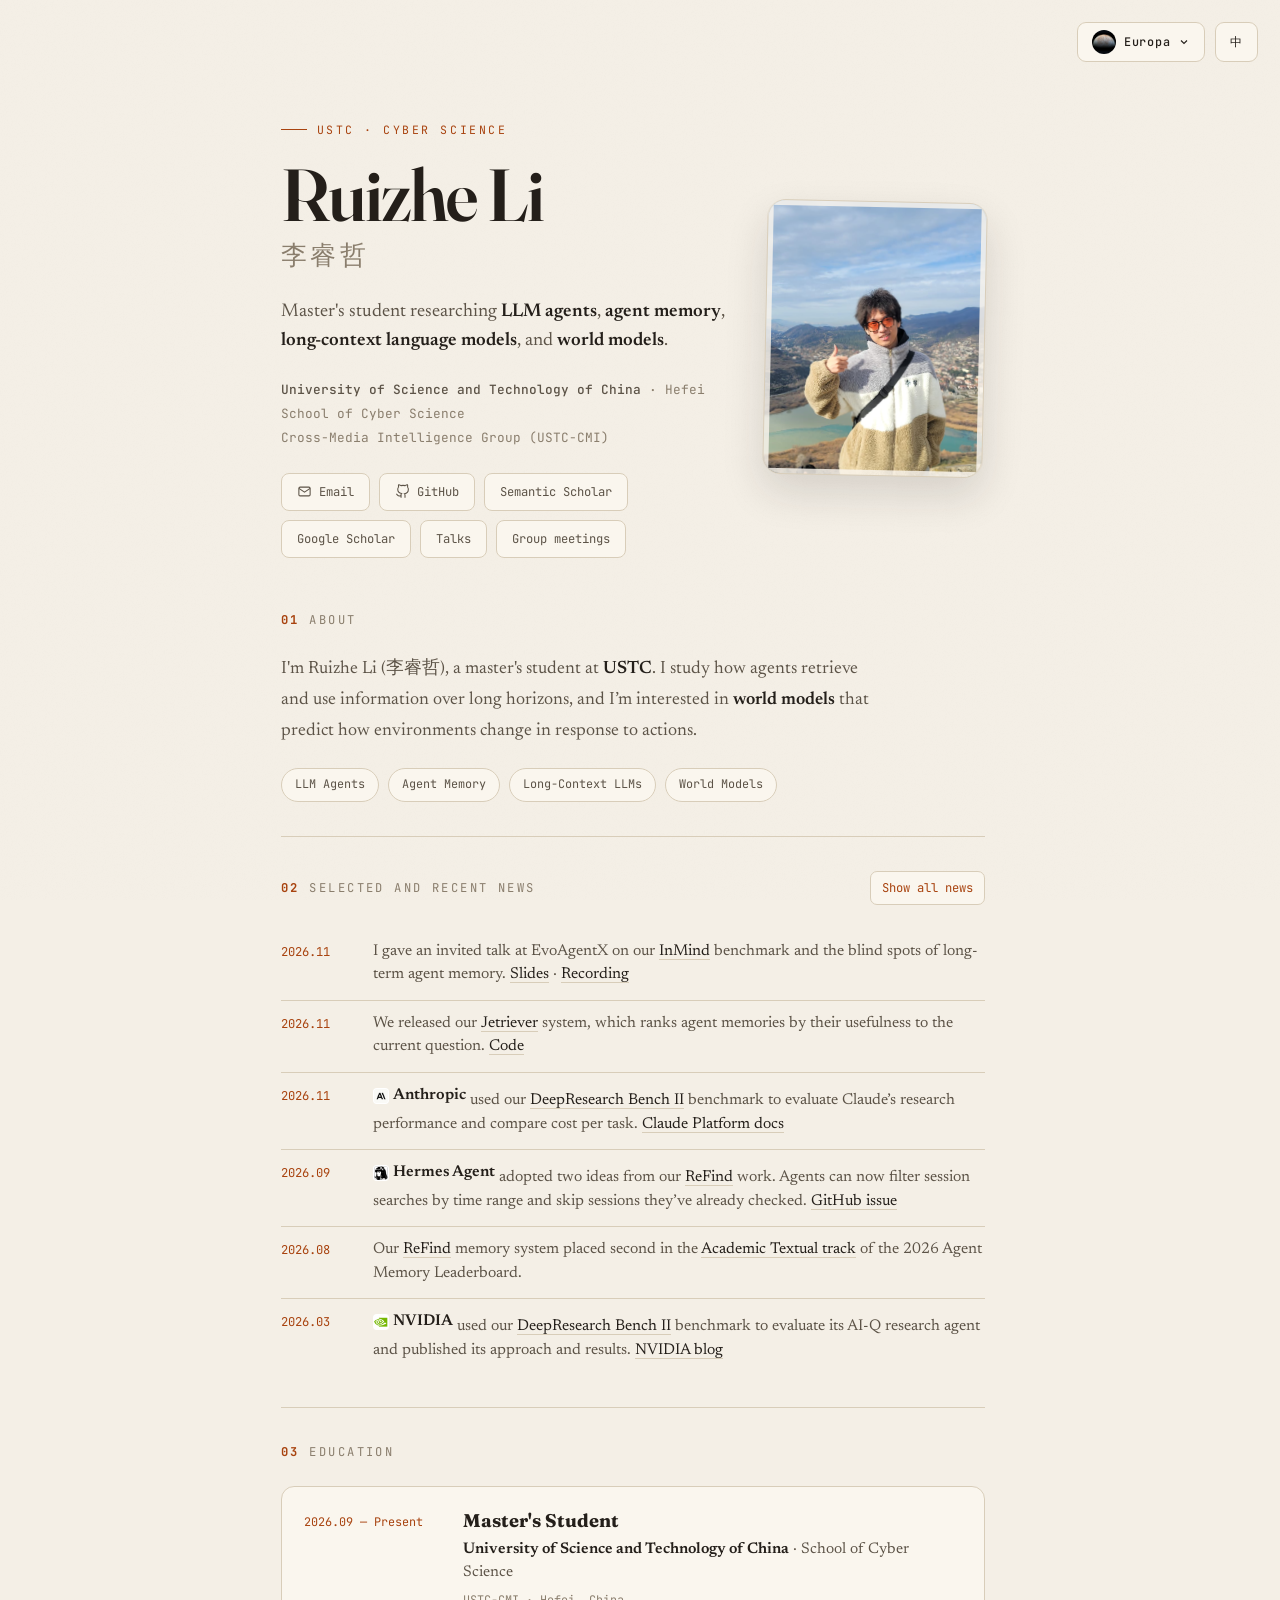
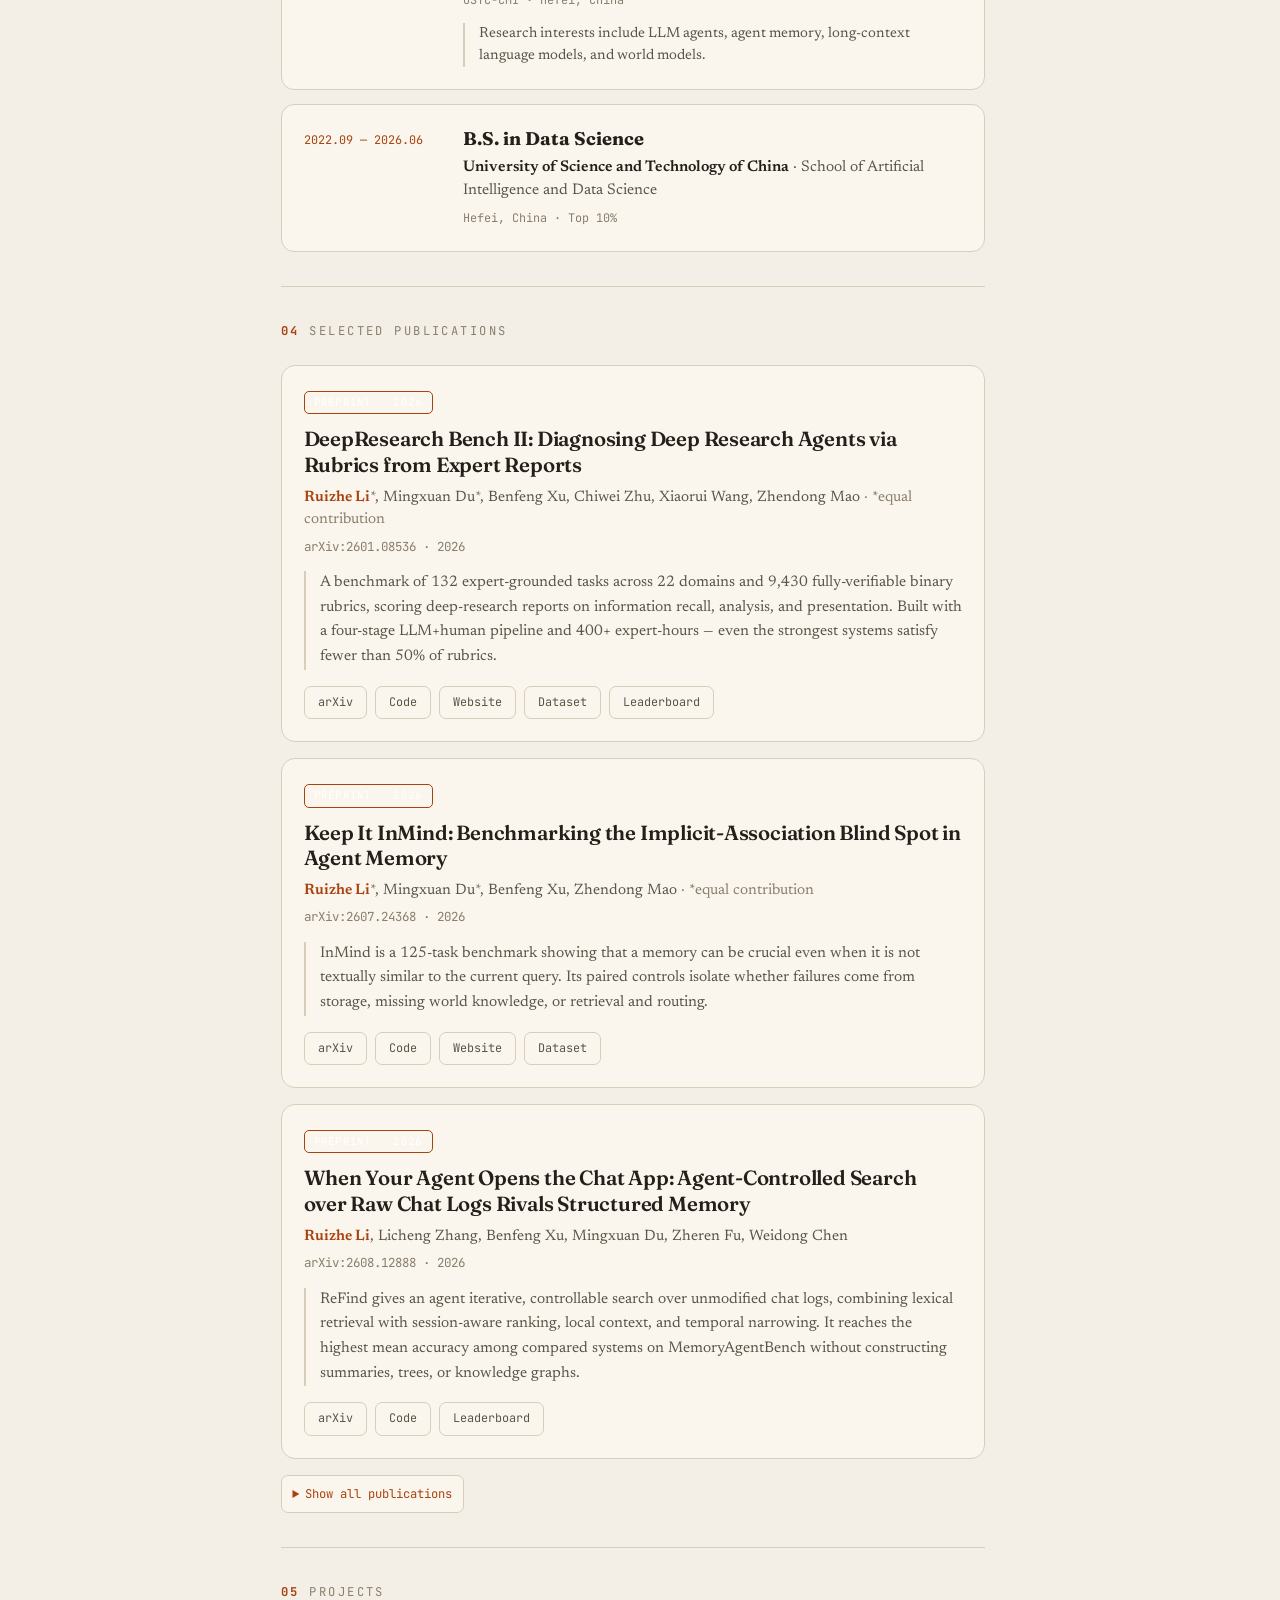
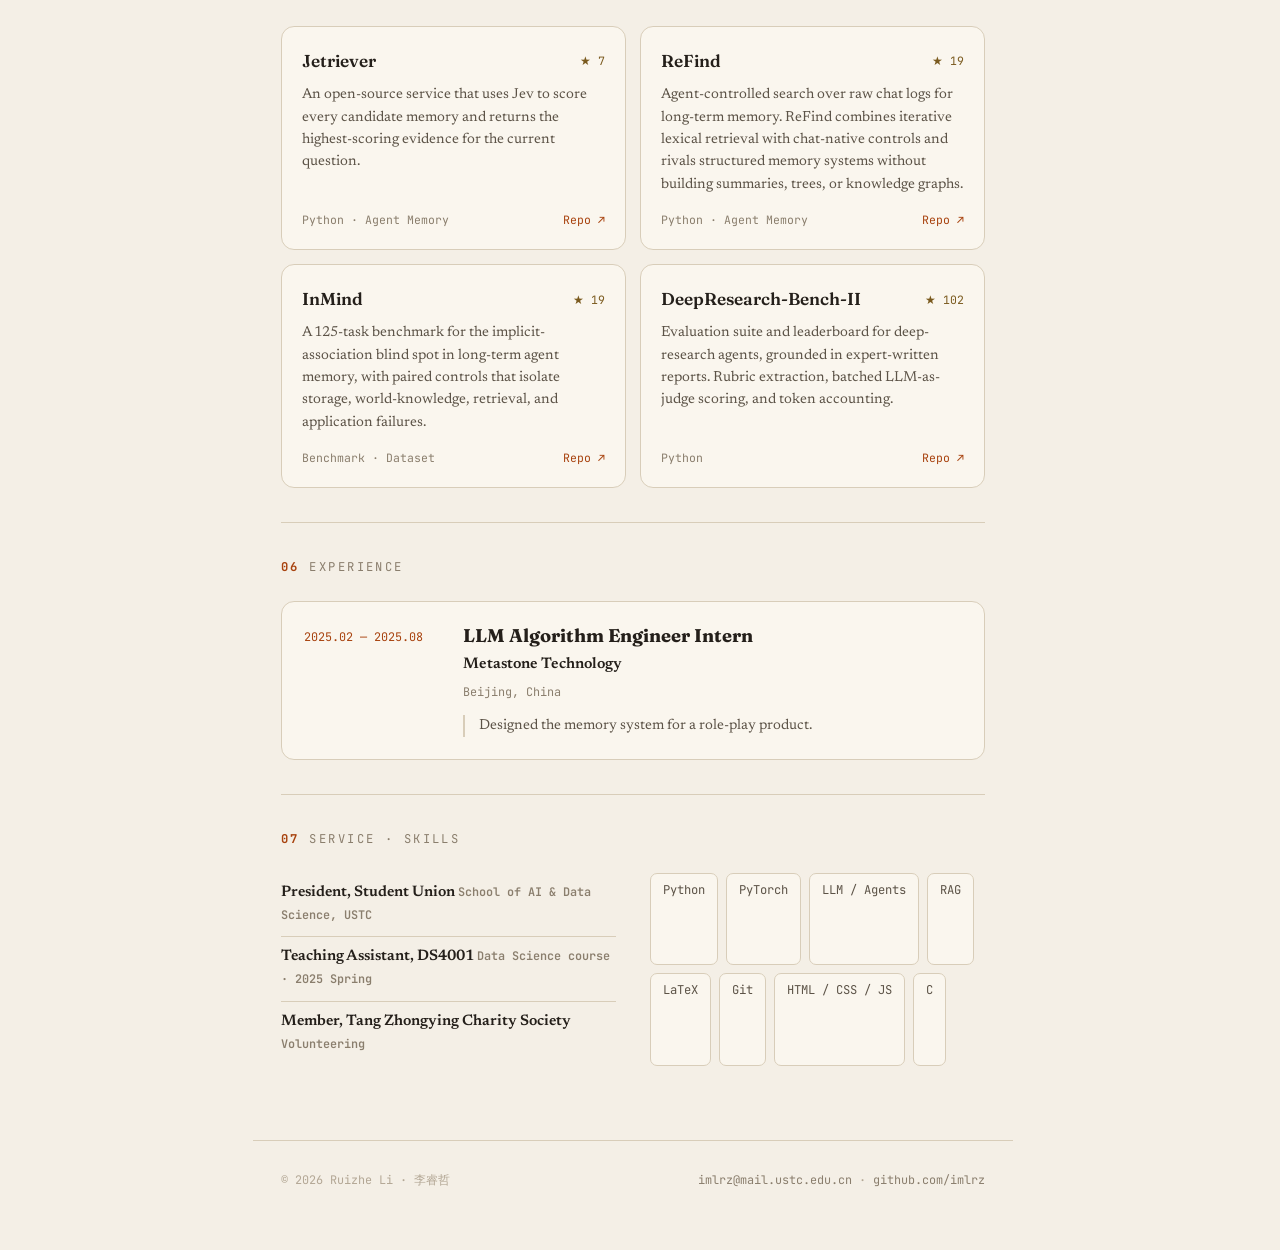
<file: index.html>
<!DOCTYPE html>
<html lang="en" data-theme="editorial" data-lang="en">
<head>
<meta charset="UTF-8">
<meta name="viewport" content="width=device-width, initial-scale=1.0">
<meta name="theme-color" content="#f4efe6" id="meta-theme">
<meta name="description" content="Ruizhe Li (李睿哲) is a master's student at USTC researching LLM agents, agent memory, long-context language models, and world models.">
<title>Ruizhe Li (李睿哲)</title>
<script src="assets/site.js"></script>

<link rel="preconnect" href="https://fonts.googleapis.com">
<link rel="preconnect" href="https://fonts.gstatic.com" crossorigin>
<link href="https://fonts.googleapis.com/css2?family=Fraunces:opsz,wght@9..144,400;9..144,500;9..144,600;9..144,700&family=Newsreader:ital,opsz,wght@0,6..72,400;0,6..72,500;1,6..72,400&family=JetBrains+Mono:wght@400;500;700&family=Bricolage+Grotesque:opsz,wght@12..96,500;12..96,600;12..96,700;12..96,800&family=Source+Serif+4:ital,opsz,wght@0,8..60,400;0,8..60,500;0,8..60,600;1,8..60,400&family=Cormorant+Garamond:ital,wght@0,400;0,500;0,600;1,400&display=swap" rel="stylesheet">

<link rel="stylesheet" href="assets/site.css">
</head>
<body>

<!-- ── page ── -->
<div class="page">
  <header class="masthead reveal">
    <div class="masthead-copy">
      <div class="eyebrow" data-i18n="eyebrow">USTC · Cyber Science</div>
      <h1 class="name">Ruizhe Li</h1>
      <div class="name-cn">李睿哲</div>
      <p class="tagline" data-i18n="tagline">Master's student researching <b>LLM agents</b>, <b>agent memory</b>, <b>long-context language models</b>, and <b>world models</b>.</p>
      <div class="affil" data-i18n="affil">
        <b>University of Science and Technology of China</b> · Hefei<br>
        School of Cyber Science<br>
        Cross-Media Intelligence Group (USTC-CMI)
      </div>
      <div class="links">
        <a class="link" href="mailto:imlrz@mail.ustc.edu.cn">
          <svg viewBox="0 0 24 24"><rect x="3" y="5" width="18" height="14" rx="2"/><path d="m3 7 9 6 9-6"/></svg>Email</a>
        <a class="link" href="https://github.com/imlrz" target="_blank" rel="noopener">
          <svg viewBox="0 0 24 24"><path d="M9 19c-5 1.5-5-2.5-7-3m14 6v-3.9a3.4 3.4 0 0 0-.9-2.6c3-.3 6.2-1.5 6.2-6.7A5.2 5.2 0 0 0 20 4.8a4.9 4.9 0 0 0-.1-3.6s-1.1-.4-3.7 1.4a12.6 12.6 0 0 0-6.6 0C7 .8 5.9 1.2 5.9 1.2A4.9 4.9 0 0 0 5.8 4.8 5.2 5.2 0 0 0 4.4 8.4c0 5.2 3.2 6.4 6.2 6.7a3.4 3.4 0 0 0-.9 2.6V22"/></svg>GitHub</a>
        <a class="link" href="https://www.semanticscholar.org/author/Ruizhe-Li/2357123777" target="_blank" rel="noopener">Semantic Scholar</a>
        <a class="link" href="https://scholar.google.com/citations?user=DbNRB9IAAAAJ&hl=en" target="_blank" rel="noopener">Google Scholar</a>
        <a class="link" href="/talk/" data-i18n="navTalks">Talks</a>
        <a class="link" href="/group-meeting/" data-i18n="navMeetings">Group meetings</a>
      </div>
    </div>
    <figure class="portrait">
      <img src="assets/ruizhe-li.jpg" alt="Ruizhe Li in the mountains" width="1200" height="1600" fetchpriority="high">
    </figure>
  </header>

  <main class="body">
    <!-- ABOUT -->
    <section class="section reveal" id="about">
      <div class="section-title"><span class="idx">01</span><span data-i18n="aboutT">About</span></div>
      <p class="lede" data-i18n="aboutBody">I'm Ruizhe Li (李睿哲), a master's student at <b>USTC</b>. I study how agents retrieve and use information over long horizons, and I’m interested in <b>world models</b> that predict how environments change in response to actions.</p>
      <div class="chips">
        <span class="chip" data-i18n="i1">LLM Agents</span>
        <span class="chip" data-i18n="i2">Agent Memory</span>
        <span class="chip" data-i18n="i3">Long-Context LLMs</span>
        <span class="chip" data-i18n="i4">World Models</span>
      </div>
    </section>

    <!-- NEWS -->
    <section class="section reveal" id="news">
      <div class="news-heading">
        <div class="section-title"><span class="idx">02</span><span data-i18n="newsT">Selected and Recent News</span></div>
        <button class="news-toggle" id="news-toggle" type="button" aria-controls="news-list" aria-expanded="false" hidden>
          <span class="when-closed" data-i18n="newsShowAll">Show all news</span>
          <span class="when-open" data-i18n="newsShowLess">Show less news</span>
        </button>
      </div>
      <!-- Keep entries newest first. Mark featured entries with data-selected. -->
      <ul class="news" id="news-list">
        <li><span class="date">2026.11</span><span data-i18n="nEvoTalk">I gave an invited talk at EvoAgentX on our <a href="#pub-inmind">InMind</a> benchmark and the blind spots of long-term agent memory. <a href="/talk/261118/">Slides</a> · <a href="https://www.bilibili.com/video/BV1CjsB6GEuc/" target="_blank" rel="noopener">Recording</a></span></li>
        <li><span class="date">2026.11</span><span data-i18n="nJetriever">We released our <a href="#pub-jetriever">Jetriever</a> system, which ranks agent memories by their usefulness to the current question. <a href="https://github.com/imlrz/Jetriever" target="_blank" rel="noopener">Code</a></span></li>
        <li data-selected>
          <span class="date">2026.11</span>
          <span>
            <span class="news-brand"><img class="news-logo" src="assets/news/anthropic.png" alt="" width="16" height="16">Anthropic</span>
            <span data-i18n="nAnthropic">used our <a href="#pub-deepresearch-bench-ii">DeepResearch Bench II</a> benchmark to evaluate Claude’s research performance and compare cost per task.</span>
            <a href="https://platform.claude.com/docs/en/about-claude/models/optimizing-for-cost-and-intelligence#tune-effort" target="_blank" rel="noopener" data-i18n="nClaudeDocs">Claude Platform docs</a>
          </span>
        </li>
        <li><span class="date">2026.10</span><span data-i18n="nDrbLeaderboard">Our <a href="#pub-deepresearch-bench-ii">DeepResearch Bench II</a> benchmark now uses GPT-5.5 to score new submissions to its <a href="https://huggingface.co/spaces/muset-ai/DeepResearch-Bench-Leaderboard" target="_blank" rel="noopener">public leaderboard</a>.</span></li>
        <li data-selected>
          <span class="date">2026.09</span>
          <span>
            <span class="news-brand"><img class="news-logo" src="assets/news/hermes-agent.png" alt="" width="16" height="16">Hermes Agent</span>
            <span data-i18n="nHermes">adopted two ideas from our <a href="#pub-refind">ReFind</a> work. Agents can now filter session searches by time range and skip sessions they’ve already checked.</span>
            <a href="https://github.com/NousResearch/hermes-agent/issues/86021" target="_blank" rel="noopener" data-i18n="nHermesIssue">GitHub issue</a>
          </span>
        </li>
        <li data-selected><span class="date">2026.08</span><span data-i18n="nAml">Our <a href="#pub-refind">ReFind</a> memory system placed second in the <a href="https://agentmemories.ai/results/cycle-1/#academic-textual" target="_blank" rel="noopener">Academic Textual track</a> of the 2026 Agent Memory Leaderboard.</span></li>
        <li><span class="date">2026.08</span><span data-i18n="nRefind">Our paper <a href="#pub-refind">When Your Agent Opens the Chat App</a> introduces ReFind, agent-controlled search over raw chat logs without semantic index construction.</span></li>
        <li><span class="date">2026.07</span><span data-i18n="nInmind">Our paper <a href="#pub-inmind">Keep It InMind</a> introduces a benchmark for the implicit-association blind spot in agent memory.</span></li>
        <li data-selected>
          <span class="date">2026.03</span>
          <span>
            <span class="news-brand"><img class="news-logo" src="assets/news/nvidia.png" alt="" width="16" height="16">NVIDIA</span>
            <span data-i18n="nNvidia">used our <a href="#pub-deepresearch-bench-ii">DeepResearch Bench II</a> benchmark to evaluate its AI-Q research agent and published its approach and results.</span>
            <a href="https://huggingface.co/blog/nvidia/how-nvidia-won-deepresearch-bench" target="_blank" rel="noopener" data-i18n="nNvidiaBlog">NVIDIA blog</a>
          </span>
        </li>
        <li><span class="date">2026.01</span><span data-i18n="n1">Our <a href="#pub-deepresearch-bench-ii">DeepResearch Bench II</a> benchmark is out on arXiv.</span></li>
        <li><span class="date">2025.09</span><span data-i18n="n2">Started research on agent memory and long-horizon retrieval for LLM agents.</span></li>
        <li><span class="date">2025.08</span><span data-i18n="n3">Our paper <a href="#pub-creativity-evaluation">Automated Creativity Evaluation for LLMs</a> was accepted to Findings of EMNLP 2025.</span></li>
      </ul>
    </section>

    <!-- EDUCATION -->
    <section class="section reveal" id="education">
      <div class="section-title"><span class="idx">03</span><span data-i18n="eduT">Education</span></div>
      <div class="timeline-list">
        <article class="timeline-entry">
          <div class="timeline-period">2026.09 — Present</div>
          <div>
            <h3 data-i18n="eduMsDegree">Master's Student</h3>
            <p class="timeline-org" data-i18n="eduMsSchool"><b>University of Science and Technology of China</b> · School of Cyber Science</p>
            <p class="timeline-meta" data-i18n="eduMsMeta">USTC-CMI · Hefei, China</p>
            <p class="timeline-note" data-i18n="eduMsFocus">Research interests include LLM agents, agent memory, long-context language models, and world models.</p>
          </div>
        </article>
        <article class="timeline-entry">
          <div class="timeline-period">2022.09 — 2026.06</div>
          <div>
            <h3 data-i18n="eduBsDegree">B.S. in Data Science</h3>
            <p class="timeline-org" data-i18n="eduBsSchool"><b>University of Science and Technology of China</b> · School of Artificial Intelligence and Data Science</p>
            <p class="timeline-meta" data-i18n="eduBsMeta">Hefei, China · Top 10%</p>
          </div>
        </article>
      </div>
    </section>

    <!-- PUBLICATIONS -->
    <section class="section reveal" id="pub">
      <div class="section-title"><span class="idx">04</span><span data-i18n="pubT">Selected Publications</span></div>
      <article class="pub" id="pub-deepresearch-bench-ii">
        <span class="pub-badge" data-i18n="pubBadge">Preprint · 2026</span>
        <h3 class="pub-title" data-i18n="p1title">DeepResearch Bench II: Diagnosing Deep Research Agents via Rubrics from Expert Reports</h3>
        <p class="pub-authors"><span class="me">Ruizhe Li</span><span class="eq">*</span>, Mingxuan Du<span class="eq">*</span>, Benfeng Xu, Chiwei Zhu, Xiaorui Wang, Zhendong Mao<span class="eq" data-i18n="eqNote"> · *equal contribution</span></p>
        <p class="pub-venue">arXiv:2601.08536 · 2026</p>
        <p class="pub-tldr" data-i18n="p1tldr">A benchmark of 132 expert-grounded tasks across 22 domains and 9,430 fully-verifiable binary rubrics, scoring deep-research reports on information recall, analysis, and presentation. Built with a four-stage LLM+human pipeline and 400+ expert-hours — even the strongest systems satisfy fewer than 50% of rubrics.</p>
        <div class="pub-links">
          <a href="https://arxiv.org/abs/2601.08536" target="_blank" rel="noopener">arXiv</a>
          <a href="https://github.com/imlrz/DeepResearch-Bench-II" target="_blank" rel="noopener">Code</a>
          <a href="https://agentresearchlab.com/benchmarks/deepresearch-bench-ii/index.html" target="_blank" rel="noopener">Website</a>
          <a href="https://huggingface.co/datasets/muset-ai/DeepResearch-Bench-II-Dataset" target="_blank" rel="noopener">Dataset</a>
          <a href="https://huggingface.co/spaces/muset-ai/DeepResearch-Bench-Leaderboard" target="_blank" rel="noopener" data-i18n="drbLeaderboard">Leaderboard</a>
        </div>
      </article>
      <article class="pub" id="pub-inmind">
        <span class="pub-badge" data-i18n="pubBadge">Preprint · 2026</span>
        <h3 class="pub-title" data-i18n="pInmindTitle">Keep It InMind: Benchmarking the Implicit-Association Blind Spot in Agent Memory</h3>
        <p class="pub-authors"><span class="me">Ruizhe Li</span><span class="eq">*</span>, Mingxuan Du<span class="eq">*</span>, Benfeng Xu, Zhendong Mao<span class="eq" data-i18n="eqNote"> · *equal contribution</span></p>
        <p class="pub-venue">arXiv:2607.24368 · 2026</p>
        <p class="pub-tldr" data-i18n="pInmindTldr">InMind is a 125-task benchmark showing that a memory can be crucial even when it is not textually similar to the current query. Its paired controls isolate whether failures come from storage, missing world knowledge, or retrieval and routing.</p>
        <div class="pub-links">
          <a href="https://arxiv.org/abs/2607.24368" target="_blank" rel="noopener">arXiv</a>
          <a href="https://github.com/imlrz/InMind" target="_blank" rel="noopener">Code</a>
          <a href="https://keep-it-inmind.github.io/" target="_blank" rel="noopener">Website</a>
          <a href="https://github.com/imlrz/InMind/blob/main/benchmark/dataset/inmind.jsonl" target="_blank" rel="noopener">Dataset</a>
        </div>
      </article>
      <article class="pub" id="pub-refind">
        <span class="pub-badge" data-i18n="pubBadge">Preprint · 2026</span>
        <h3 class="pub-title" data-i18n="pRefindTitle">When Your Agent Opens the Chat App: Agent-Controlled Search over Raw Chat Logs Rivals Structured Memory</h3>
        <p class="pub-authors"><span class="me">Ruizhe Li</span>, Licheng Zhang, Benfeng Xu, Mingxuan Du, Zheren Fu, Weidong Chen</p>
        <p class="pub-venue">arXiv:2608.12888 · 2026</p>
        <p class="pub-tldr" data-i18n="pRefindTldr">ReFind gives an agent iterative, controllable search over unmodified chat logs, combining lexical retrieval with session-aware ranking, local context, and temporal narrowing. It reaches the highest mean accuracy among compared systems on MemoryAgentBench without constructing summaries, trees, or knowledge graphs.</p>
        <div class="pub-links">
          <a href="https://arxiv.org/abs/2608.12888" target="_blank" rel="noopener">arXiv</a>
          <a href="https://github.com/imlrz/ReFind" target="_blank" rel="noopener">Code</a>
          <a href="https://agentmemories.ai/results/cycle-1/#academic-textual" target="_blank" rel="noopener" data-i18n="refindLeaderboard">Leaderboard</a>
        </div>
      </article>
      <details class="section-more">
        <summary>
          <span class="when-closed" data-i18n="pubShowAll">Show all publications</span>
          <span class="when-open" data-i18n="pubShowLess">Show fewer publications</span>
        </summary>
        <article class="pub" id="pub-jetriever">
          <span class="pub-badge" data-i18n="pubBadge">Preprint · 2026</span>
          <h3 class="pub-title" data-i18n="pJetrieverTitle">Jetriever: Shifting Agent Memory Retrieval from Similarity to Utility</h3>
          <p class="pub-authors"><span class="me">Ruizhe Li</span>, Licheng Zhang, Mingxuan Du, Zhendong Mao</p>
          <p class="pub-venue">arXiv:2611.21478 · 2026</p>
          <p class="pub-tldr" data-i18n="pJetrieverTldr">Jetriever uses Jev to estimate how useful each stored memory is for answering the current question. It ranks the target exchange first on 84.8% of InMind’s 125 indirect queries and reaches 76.0% on InMind’s end-to-end Application task.</p>
          <div class="pub-links">
            <a href="https://arxiv.org/abs/2611.21478" target="_blank" rel="noopener">arXiv</a>
            <a href="https://github.com/imlrz/Jetriever" target="_blank" rel="noopener">Code</a>
          </div>
        </article>
        <article class="pub" id="pub-creativity-evaluation">
          <span class="pub-badge">Findings of EMNLP 2025</span>
          <h3 class="pub-title">Automated Creativity Evaluation for Large Language Models: A Reference-Based Approach</h3>
          <p class="pub-authors"><span class="me">Ruizhe Li</span>, Chiwei Zhu, Benfeng Xu, Xiaorui Wang, Zhendong Mao</p>
          <p class="pub-venue">Findings of EMNLP 2025 · arXiv:2504.15784</p>
          <p class="pub-tldr" data-i18n="p2tldr">A reference-based method that scores the creativity of large-language-model outputs against human references, offering a more reliable and automatic alternative to costly human creativity ratings.</p>
          <div class="pub-links">
            <a href="https://arxiv.org/abs/2504.15784" target="_blank" rel="noopener">arXiv</a>
          </div>
        </article>
        <article class="pub">
          <span class="pub-badge">CIKM 2024</span>
          <h3 class="pub-title">Reformulating Conversational Recommender Systems as Tri-Phase Offline Policy Learning</h3>
          <p class="pub-authors">Gangyi Zhang, Chongming Gao, Hang Pan, Runzhe Teng, <span class="me">Ruizhe Li</span></p>
          <p class="pub-venue">CIKM 2024 · arXiv:2408.06809</p>
          <p class="pub-tldr" data-i18n="p3tldr">Recasts conversational recommendation as a three-phase offline policy-learning problem, decoupling interaction-policy learning from costly online exploration.</p>
          <div class="pub-links">
            <a href="https://arxiv.org/abs/2408.06809" target="_blank" rel="noopener">arXiv</a>
            <a href="https://doi.org/10.1145/3627673.3679792" target="_blank" rel="noopener">DOI</a>
          </div>
        </article>
      </details>
    </section>

    <!-- PROJECTS -->
    <section class="section reveal" id="proj">
      <div class="section-title"><span class="idx">05</span><span data-i18n="projT">Projects</span></div>
      <div class="proj-grid">
        <div class="proj">
          <div class="proj-head"><span class="proj-name">Jetriever</span><span class="proj-star">★ 7</span></div>
          <p data-i18n="prJetriever">An open-source service that uses Jev to score every candidate memory and returns the highest-scoring evidence for the current question.</p>
          <div class="proj-foot"><span>Python · Agent Memory</span><a href="https://github.com/imlrz/Jetriever" target="_blank" rel="noopener" data-i18n="repo">Repo ↗</a></div>
        </div>
        <div class="proj">
          <div class="proj-head"><span class="proj-name">ReFind</span><span class="proj-star">★ 19</span></div>
          <p data-i18n="prRefind">Agent-controlled search over raw chat logs for long-term memory. ReFind combines iterative lexical retrieval with chat-native controls and rivals structured memory systems without building summaries, trees, or knowledge graphs.</p>
          <div class="proj-foot"><span>Python · Agent Memory</span><a href="https://github.com/imlrz/ReFind" target="_blank" rel="noopener" data-i18n="repo">Repo ↗</a></div>
        </div>
        <div class="proj">
          <div class="proj-head"><span class="proj-name">InMind</span><span class="proj-star">★ 19</span></div>
          <p data-i18n="prInmind">A 125-task benchmark for the implicit-association blind spot in long-term agent memory, with paired controls that isolate storage, world-knowledge, retrieval, and application failures.</p>
          <div class="proj-foot"><span>Benchmark · Dataset</span><a href="https://github.com/imlrz/InMind" target="_blank" rel="noopener" data-i18n="repo">Repo ↗</a></div>
        </div>
        <div class="proj">
          <div class="proj-head"><span class="proj-name">DeepResearch-Bench-II</span><span class="proj-star">★ 102</span></div>
          <p data-i18n="pr1">Evaluation suite and leaderboard for deep-research agents, grounded in expert-written reports. Rubric extraction, batched LLM-as-judge scoring, and token accounting.</p>
          <div class="proj-foot"><span>Python</span><a href="https://github.com/imlrz/DeepResearch-Bench-II" target="_blank" rel="noopener" data-i18n="repo">Repo ↗</a></div>
        </div>
      </div>
    </section>

    <!-- EXPERIENCE -->
    <section class="section reveal" id="experience">
      <div class="section-title"><span class="idx">06</span><span data-i18n="expT">Experience</span></div>
      <div class="timeline-list">
        <article class="timeline-entry">
          <div class="timeline-period">2025.02 — 2025.08</div>
          <div>
            <h3 data-i18n="expRole">LLM Algorithm Engineer Intern</h3>
            <p class="timeline-org" data-i18n="expOrg"><b>Metastone Technology</b></p>
            <p class="timeline-meta" data-i18n="expMeta">Beijing, China</p>
            <p class="timeline-note" data-i18n="expDesc">Designed the memory system for a role-play product.</p>
          </div>
        </article>
      </div>
    </section>

    <!-- SERVICE + SKILLS -->
    <section class="section reveal" id="more">
      <div class="section-title"><span class="idx">07</span><span data-i18n="moreT">Service · Skills</span></div>
      <div class="two-col">
        <ul class="minilist">
          <li><b data-i18n="sv1">President, Student Union <span>School of AI &amp; Data Science, USTC</span></b></li>
          <li><b data-i18n="sv2">Teaching Assistant, DS4001 <span>Data Science course · 2025 Spring</span></b></li>
          <li><b data-i18n="sv3">Member, Tang Zhongying Charity Society <span>Volunteering</span></b></li>
        </ul>
        <div class="skillset">
          <span>Python</span><span>PyTorch</span><span>LLM / Agents</span><span>RAG</span>
          <span>LaTeX</span><span>Git</span><span>HTML / CSS / JS</span><span>C</span>
        </div>
      </div>
    </section>
  </main>
</div>

<footer>
  <span data-i18n="foot">© 2026 Ruizhe Li · 李睿哲</span>
  <span><a href="mailto:imlrz@mail.ustc.edu.cn">imlrz@mail.ustc.edu.cn</a> · <a href="https://github.com/imlrz" target="_blank" rel="noopener">github.com/imlrz</a></span>
</footer>

<script>
initializeSite({
    eyebrow:'中国科学技术大学 · 网络空间安全',
    tagline:'硕士研究生，研究 <b>大语言模型智能体</b>、<b>智能体记忆</b>、<b>长上下文语言模型</b>和<b>世界模型</b>。',
    affil:'<b>中国科学技术大学</b> · 合肥<br>网络空间安全学院<br>跨媒体智能课题组（USTC-CMI）',
    aboutT:'关于',
    aboutBody:'我是李睿哲，<b>中国科学技术大学</b>硕士研究生。我研究智能体如何在长时程交互中检索和运用信息，也关注如何用<b>世界模型</b>预测环境在行动后会怎样变化。',
    i1:'LLM Agents', i2:'Agent Memory', i3:'Long-Context LLMs', i4:'世界模型',
    newsT:'精选与近期动态',
    nAnthropic:'使用我们的 <a href="#pub-deepresearch-bench-ii">DeepResearch Bench II</a> 评估 Claude 的研究表现，并比较单任务成本。',
    nClaudeDocs:'Claude 平台文档',
    nNvidia:'使用我们的 <a href="#pub-deepresearch-bench-ii">DeepResearch Bench II</a> 评估 AI-Q 深度研究智能体，并公布了方法和评测结果。',
    nNvidiaBlog:'NVIDIA 技术博客',
    nHermes:'从我们的 <a href="#pub-refind">ReFind</a> 工作中引入两项会话搜索功能，支持按时间范围筛选，并跳过已经查看的会话。',
    nHermesIssue:'GitHub 讨论',
    newsShowAll:'展开全部动态', newsShowLess:'收起其他动态',
    nEvoTalk:'受 EvoAgentX 邀请，我分享了我们的 <a href="#pub-inmind">InMind</a> 基准和智能体长期记忆中的盲点。<a href="/talk/261118/">幻灯片</a> · <a href="https://www.bilibili.com/video/BV1CjsB6GEuc/" target="_blank" rel="noopener">录像</a>',
    nJetriever:'我们的 <a href="#pub-jetriever">Jetriever</a> 已发布。它根据每条记忆对当前问题的帮助程度进行排序。<a href="https://github.com/imlrz/Jetriever" target="_blank" rel="noopener">代码</a>',
    nDrbLeaderboard:'我们的 <a href="#pub-deepresearch-bench-ii">DeepResearch Bench II</a> 的<a href="https://huggingface.co/spaces/muset-ai/DeepResearch-Bench-Leaderboard" target="_blank" rel="noopener">公开榜单</a>现已使用 GPT-5.5 评估新提交。',
    nAml:'我们的 <a href="#pub-refind">ReFind</a> 记忆系统在 2026 Agent Memory Leaderboard 的<a href="https://agentmemories.ai/results/cycle-1/#academic-textual" target="_blank" rel="noopener">学术文本记忆赛道</a>获得第二名。',
    nRefind:'我们的论文 <a href="#pub-refind">When Your Agent Opens the Chat App</a> 提出 ReFind，让智能体直接在原始聊天记录上进行可控检索，无需构建语义索引。',
    nInmind:'我们的论文 <a href="#pub-inmind">Keep It InMind</a> 提出了用于评测智能体记忆隐式关联盲区的基准。',
    n1:'我们的 <a href="#pub-deepresearch-bench-ii">DeepResearch Bench II</a> 基准已发布于 arXiv。',
    n2:'开始研究智能体记忆与大模型智能体的长时程检索。',
    n3:'我们的论文 <a href="#pub-creativity-evaluation">Automated Creativity Evaluation for LLMs</a> 被 Findings of EMNLP 2025 接收。',
    pubT:'精选论文',
    pubShowAll:'展开全部论文', pubShowLess:'收起其他论文',
    pubBadge:'预印本 · 2026',
    pJetrieverTitle:'Jetriever：从相似度到效用的智能体记忆检索',
    pJetrieverTldr:'Jetriever 用 Jev 估计每条已存记忆对回答当前问题的帮助程度。在 InMind 的 125 个间接问题上，Jetriever 将目标对话排在首位的比例为 84.8%，端到端应用得分为 76.0%。',
    pRefindTitle:'当智能体打开聊天应用：对原始聊天记录的智能体可控检索媲美结构化记忆',
    pRefindTldr:'ReFind 让智能体在未经改写的聊天记录上进行迭代式可控搜索，将词法检索与会话感知排序、局部上下文扩展和时间范围缩窄相结合。它无需构建摘要、树或知识图谱，即在 MemoryAgentBench 上取得所比较系统中的最高平均准确率。',
    refindLeaderboard:'比赛榜单',
    pInmindTitle:'Keep It InMind：评测智能体记忆中的隐式关联盲区',
    pInmindTldr:'InMind 是一个包含 125 项任务的基准，揭示即使某条记忆与当前问题在文本上并不相似，它仍可能至关重要。成对的诊断控制可以区分失败究竟来自存储、世界知识缺失，还是检索与路由。',
    p1title:'DeepResearch Bench II：以专家报告衍生的细粒度评分标准诊断深度研究智能体',
    eqNote:' · *共同一作',
    p1tldr:'一个涵盖 22 个领域、132 个以专家报告为依据的任务、共 9,430 条完全可验证二元评分标准的基准，从信息召回、分析、表达三个维度评测深度研究报告。采用四阶段「大模型+人工」流程、超过 400 专家工时构建——即便最强系统也只满足不到 50% 的评分项。',
    drbLeaderboard:'榜单',
    p2tldr:'一种基于参考的创造力自动评测方法，将大模型输出的创造力与人类参考对照打分，为昂贵的人工创造力评分提供更可靠、可自动化的替代。',
    p3tldr:'将对话式推荐重新表述为三阶段离线策略学习问题，把交互策略学习与昂贵的在线探索解耦。',
    projT:'项目',
    prJetriever:'开源智能体记忆检索服务，用 Jev 逐条为候选记忆打分，并返回对当前问题最有帮助的证据。',
    prRefind:'面向长期记忆的原始聊天记录智能体可控检索。ReFind 将迭代式词法检索与聊天原生控制相结合，无需构建摘要、树或知识图谱，即可媲美结构化记忆系统。',
    prInmind:'一个包含 125 项任务的长期智能体记忆“隐式关联盲区”基准，通过成对控制分别诊断存储、世界知识、检索与应用环节的失败。',
    pr1:'面向深度研究智能体的评测套件与榜单，以专家撰写的报告为基准。包含评分标准抽取、批量「大模型评审」打分与 token 统计。',
    repo:'仓库 ↗',
    expT:'工作经历',
    expRole:'大模型算法工程师（实习）',
    expOrg:'<b>元石科技（Metastone Technology）</b>',
    expMeta:'中国北京',
    expDesc:'负责角色扮演产品的记忆系统设计。',
    eduT:'教育经历',
    eduMsDegree:'硕士研究生',
    eduMsSchool:'<b>中国科学技术大学</b> · 网络空间安全学院',
    eduMsMeta:'跨媒体智能课题组（USTC-CMI）· 中国合肥',
    eduMsFocus:'研究方向包括大语言模型智能体、智能体记忆、长上下文语言模型和世界模型。',
    eduBsDegree:'数据科学专业 · 理学学士',
    eduBsSchool:'<b>中国科学技术大学</b> · 人工智能与数据科学学院',
    eduBsMeta:'中国合肥 · 前 10%',
    moreT:'服务 · 技能',
    sv1:'学生会主席 <span>人工智能与数据科学学院，中国科学技术大学</span>',
    sv2:'助教，DS4001 <span>数据科学课程 · 2025 春</span>',
    sv3:'唐仲英爱心社 成员 <span>志愿服务</span>',
    foot:'© 2026 李睿哲 · Ruizhe Li',
});

/* ─────────── news disclosure ─────────── */
const newsToggle = document.getElementById('news-toggle');
const olderNews = [...document.querySelectorAll('#news-list > li:not([data-selected])')].slice(2);

if (olderNews.length) {
  olderNews.forEach(item => { item.hidden = true; });
  newsToggle.hidden = false;
  newsToggle.addEventListener('click', () => {
    const expanded = newsToggle.getAttribute('aria-expanded') === 'false';
    newsToggle.setAttribute('aria-expanded', String(expanded));
    olderNews.forEach(item => { item.hidden = !expanded; });
  });
}

/* ─────────── reveal on scroll ─────────── */
const io=new IntersectionObserver(es=>{
  es.forEach(e=>{ if(e.isIntersecting){ e.target.classList.add('in'); io.unobserve(e.target);} });
},{threshold:.08});
document.querySelectorAll('.reveal').forEach((el,i)=>{ el.style.transitionDelay=(i*0.07)+'s'; io.observe(el); });
</script>
</body>
</html>
</file>
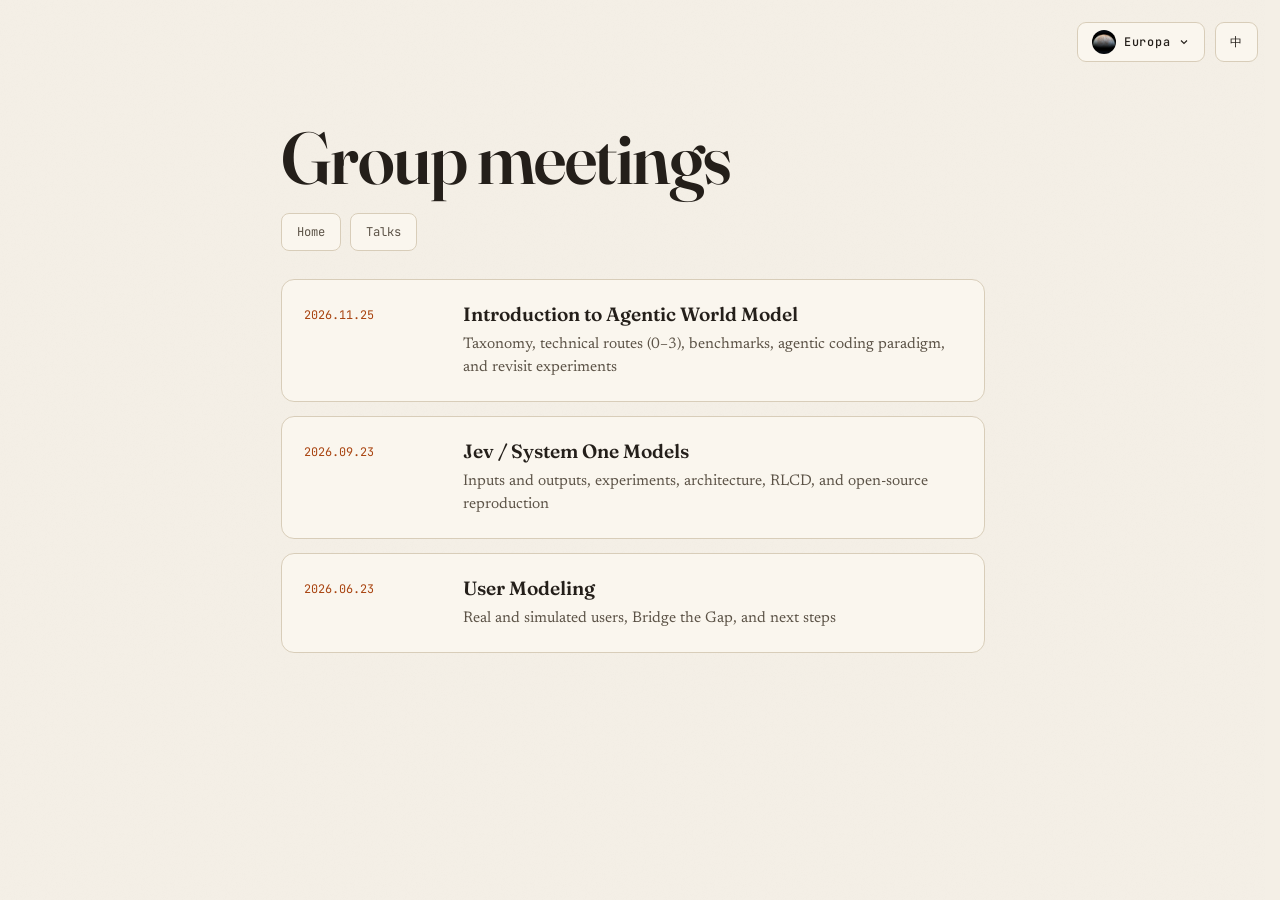
<file: group-meeting/index.html>
<!doctype html>
<html lang="zh-CN">
<head>
  <meta charset="utf-8">
  <meta name="viewport" content="width=device-width, initial-scale=1">
  <title>组会 · Group meetings</title>
  <link rel="canonical" href="https://imlrz.github.io/组会/">
  <script>location.replace('/组会/'+location.search+location.hash);</script>
</head>
<body><p>正在打开组会目录。<a href="/组会/">查看组会资料</a></p></body>
</html>
</file>
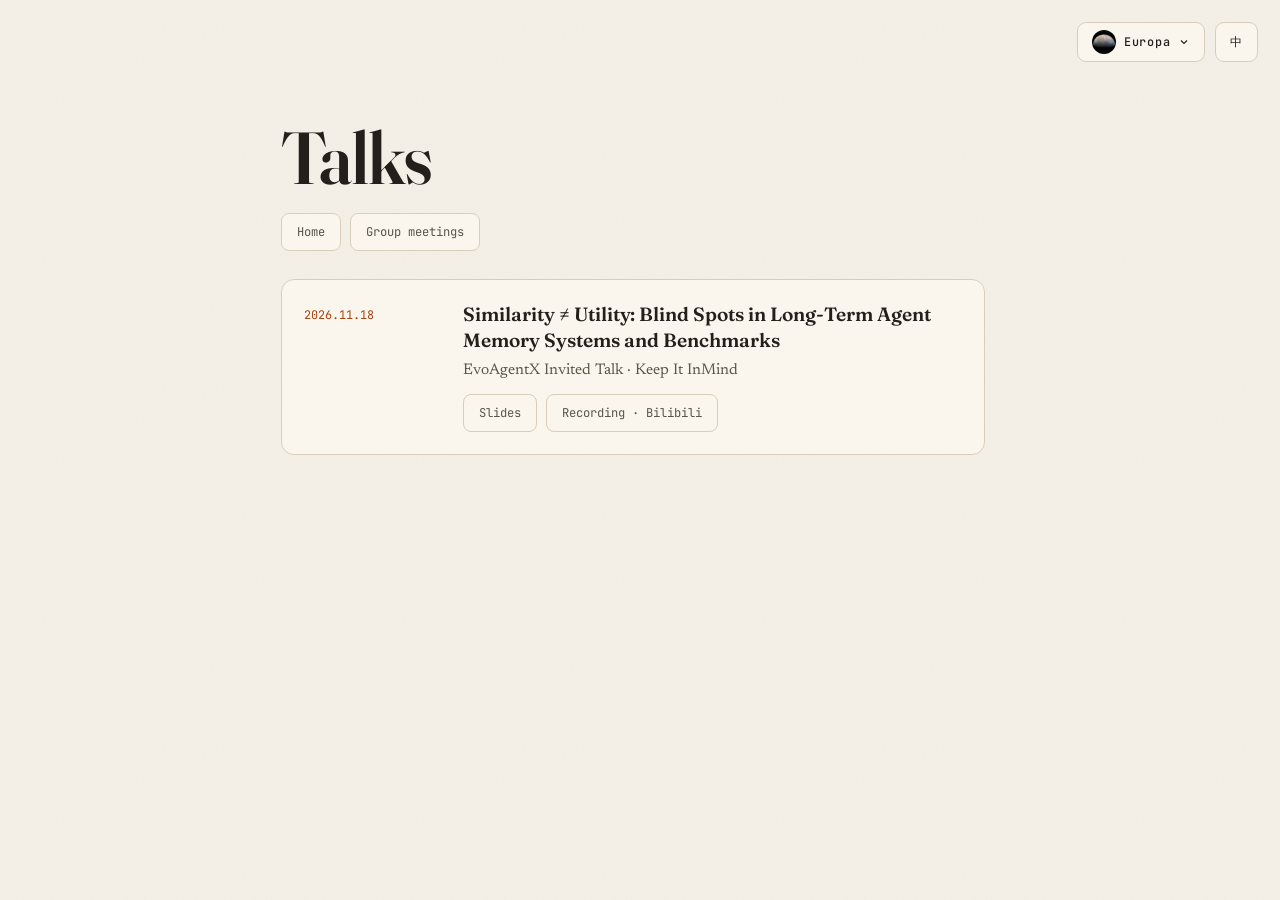
<file: talk/index.html>
<!doctype html>
<html lang="en" data-theme="editorial" data-lang="en">
<head>
  <meta charset="utf-8">
  <meta name="viewport" content="width=device-width, initial-scale=1">
  <meta name="theme-color" content="#f4efe6" id="meta-theme">
  <title>Talks · Ruizhe Li</title>
  <script src="../assets/site.js"></script>
  <link rel="preconnect" href="https://fonts.googleapis.com">
  <link rel="preconnect" href="https://fonts.gstatic.com" crossorigin>
  <link href="https://fonts.googleapis.com/css2?family=Fraunces:opsz,wght@9..144,400;9..144,500;9..144,600;9..144,700&family=Newsreader:ital,opsz,wght@0,6..72,400;0,6..72,500;1,6..72,400&family=JetBrains+Mono:wght@400;500;700&family=Bricolage+Grotesque:opsz,wght@12..96,500;12..96,600;12..96,700;12..96,800&family=Source+Serif+4:ital,opsz,wght@0,8..60,400;0,8..60,500;0,8..60,600;1,8..60,400&family=Cormorant+Garamond:ital,wght@0,400;0,500;0,600;1,400&display=swap" rel="stylesheet">
  <link rel="stylesheet" href="../assets/site.css">
</head>
<body>
  <div class="page directory-page">
    <header class="directory-header">
      <h1 class="name" data-i18n="navTalks">Talks</h1>
      <nav class="links">
        <a class="link" href="/" data-i18n="navHome">Home</a>
        <a class="link" href="/group-meeting/" data-i18n="navMeetings">Group meetings</a>
      </nav>
    </header>
    <main>
      <article class="timeline-entry directory-entry">
        <time class="timeline-period" datetime="2026-11-18">2026.11.18</time>
        <div>
          <h2><a href="./261118/" data-i18n="evoTitle">Similarity ≠ Utility: Blind Spots in Long-Term Agent Memory Systems and Benchmarks</a></h2>
          <p class="timeline-org" data-i18n="evoTalk">EvoAgentX Invited Talk · Keep It InMind</p>
          <div class="links directory-actions">
            <a class="link" href="./261118/" data-i18n="slides">Slides</a>
            <a class="link" href="https://www.bilibili.com/video/BV1CjsB6GEuc/" target="_blank" rel="noopener" data-i18n="bilibili">Recording · Bilibili</a>
          </div>
        </div>
      </article>
    </main>
  </div>
  <script>
    initializeSite({
      evoTitle: 'Similarity ≠ Utility：智能体长期记忆系统与测试基准中的盲点',
      evoTalk: 'EvoAgentX 邀请报告 · Keep It InMind',
      slides: '幻灯片',
      bilibili: '录像 · Bilibili',
    });
  </script>
</body>
</html>
</file>
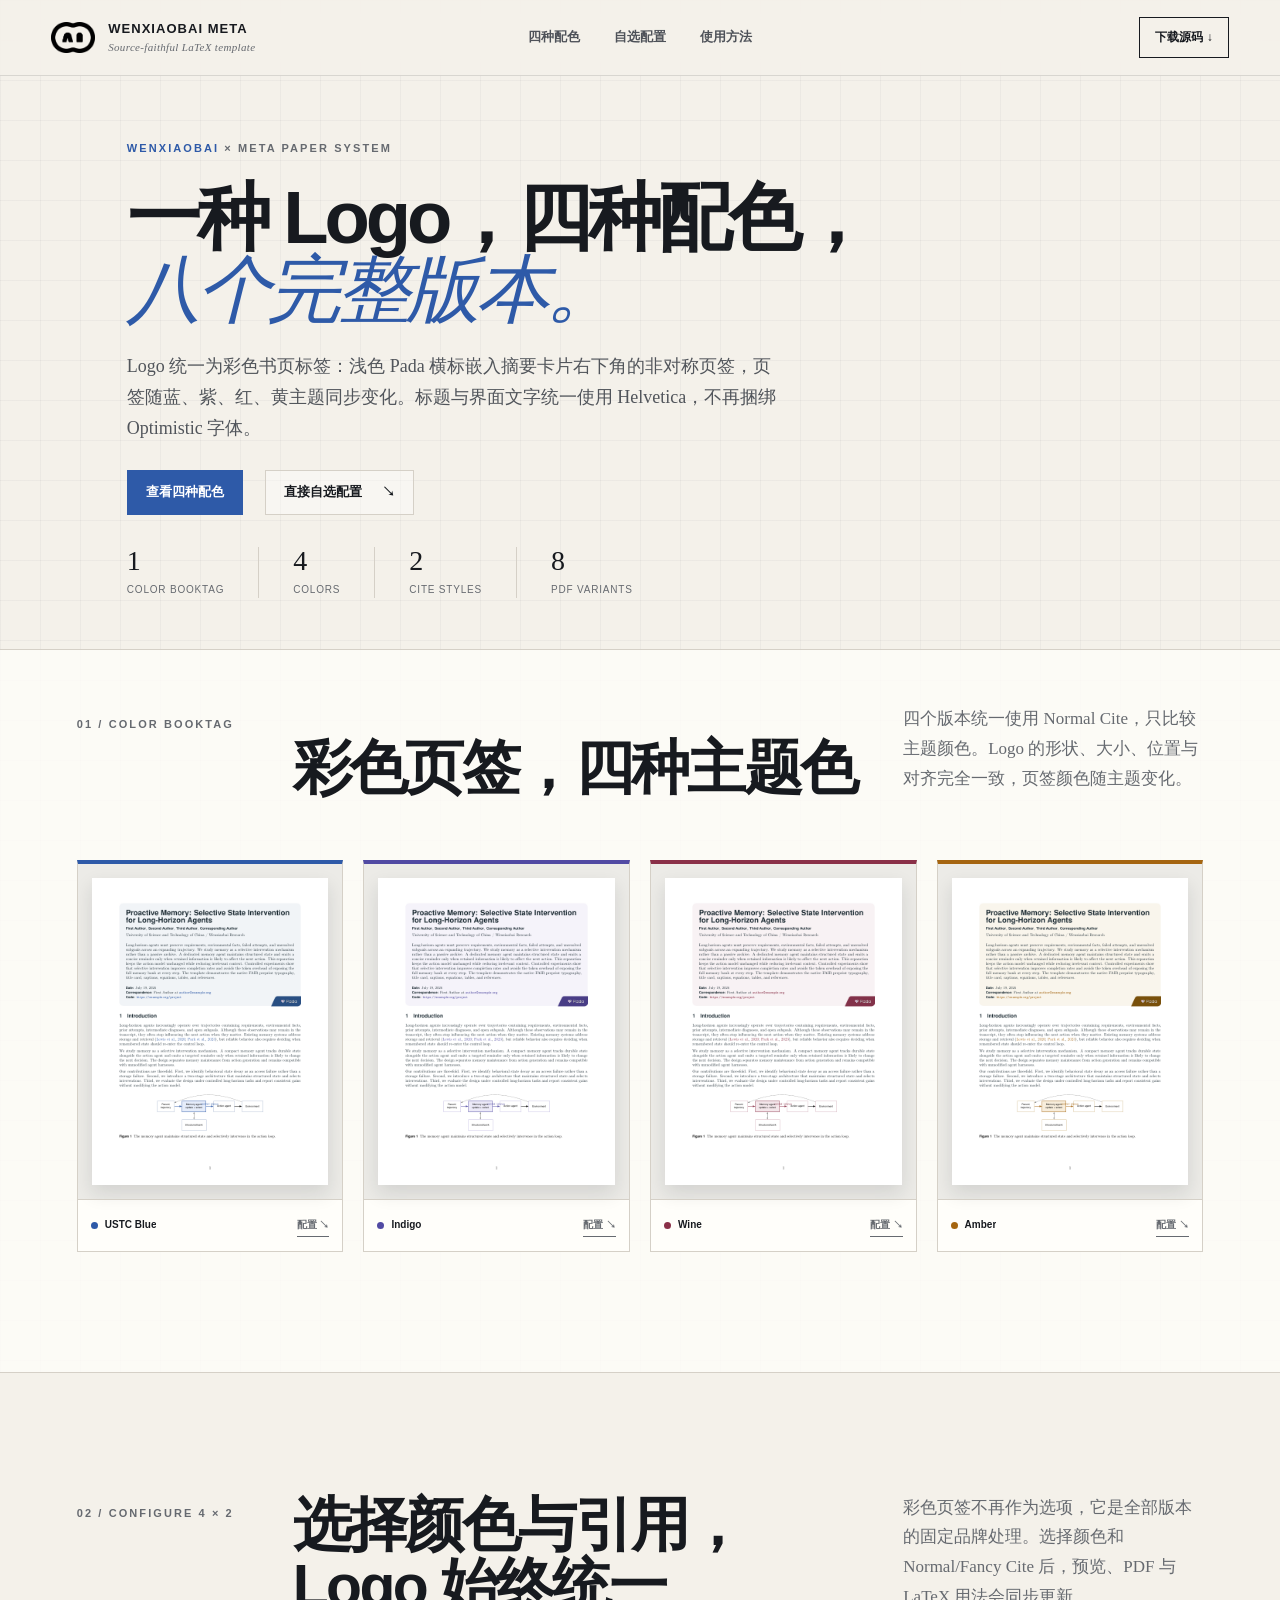
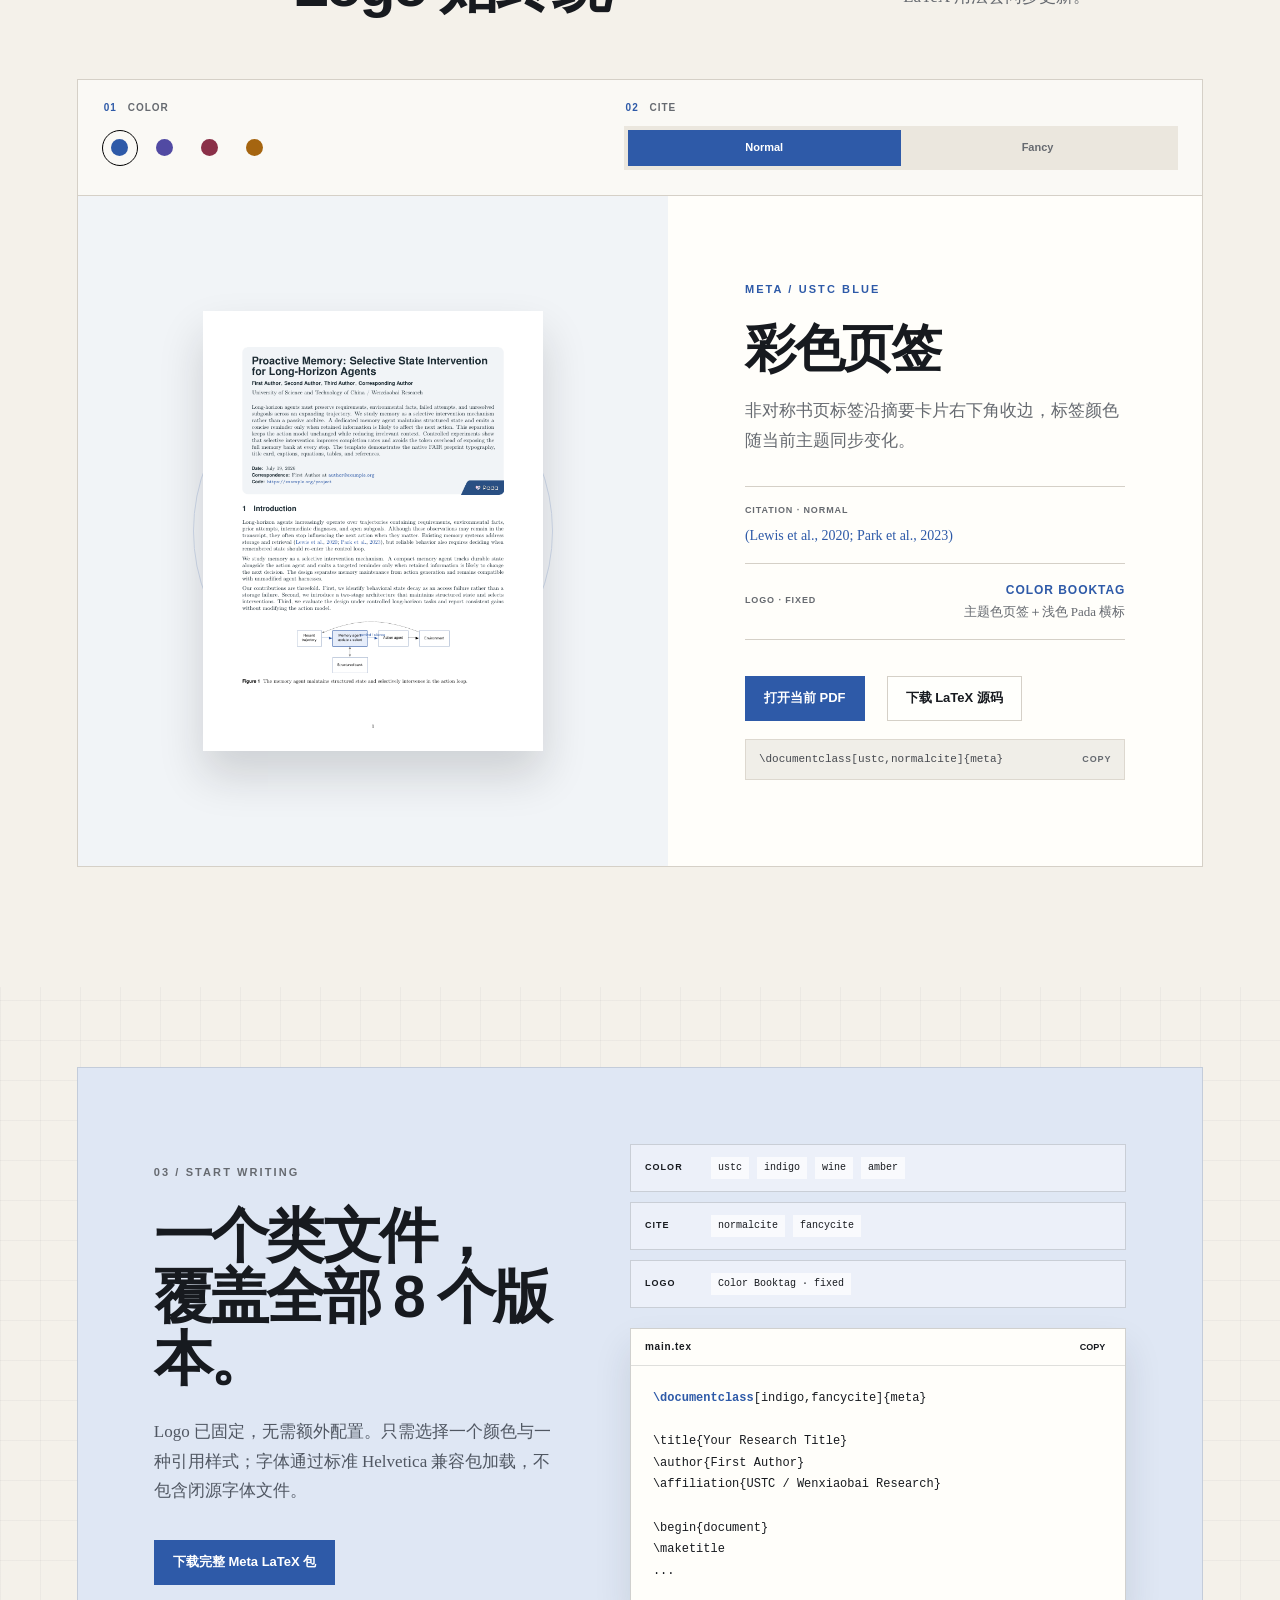
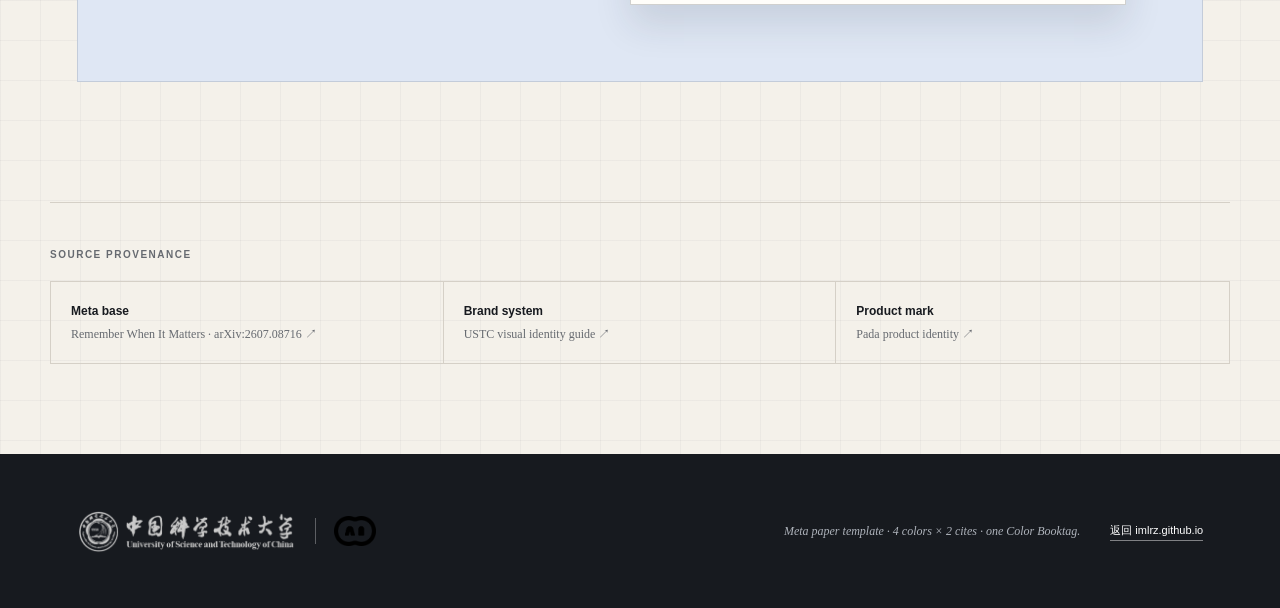
<file: wenxiaobai-template/index.html>
<!doctype html>
<html lang="zh-CN">
<head>
  <meta charset="utf-8">
  <meta name="viewport" content="width=device-width, initial-scale=1">
  <meta name="theme-color" content="#f4f1ea">
  <meta name="description" content="问小白 Meta 学术论文 LaTeX 模板：四种配色、两种引用样式，统一使用 Pada 彩色书页标签。">
  <title>问小白 Meta 论文模板</title>
  <link rel="icon" type="image/png" href="assets/brand/wenxiaobai-icon-black.png?v=20260727-2">
  <link rel="stylesheet" href="styles.css?v=20260727-2">
</head>
<body>
  <a class="skip-link" href="#main">跳到正文</a>

  <header class="site-header">
    <a class="brand" href="#top" aria-label="问小白 Meta 论文模板首页">
      <img src="assets/brand/wenxiaobai-icon-black.png?v=20260727-2" alt="" width="44" height="31">
      <span><strong>Wenxiaobai Meta</strong><small>Source-faithful LaTeX template</small></span>
    </a>
    <nav aria-label="页面导航">
      <a href="#gallery">四种配色</a>
      <a href="#configure">自选配置</a>
      <a href="#usage">使用方法</a>
    </nav>
    <a class="header-download" href="assets/downloads/wenxiaobai-meta-template.zip?v=20260727-2" download>下载源码 ↓</a>
  </header>

  <main id="main">
    <section class="showcase-hero" id="top">
      <div class="showcase-intro">
        <p class="eyebrow"><span>WENXIAOBAI</span> × META PAPER SYSTEM</p>
        <h1>一种 Logo，四种配色，<br><em><span>八个完整版本。</span></em></h1>
        <p class="hero-lead">Logo 统一为彩色书页标签：浅色 Pada 横标嵌入摘要卡片右下角的非对称页签，页签随蓝、紫、红、黄主题同步变化。标题与界面文字统一使用 Helvetica，不再捆绑 Optimistic 字体。</p>
        <div class="hero-actions">
          <a class="button button-primary" href="#gallery">查看四种配色</a>
          <a class="button button-quiet" href="#configure">直接自选配置 <span aria-hidden="true">↘</span></a>
        </div>
        <dl class="hero-facts" aria-label="模板组合信息">
          <div><dt>1</dt><dd>Color Booktag</dd></div>
          <div><dt>4</dt><dd>Colors</dd></div>
          <div><dt>2</dt><dd>Cite styles</dd></div>
          <div><dt>8</dt><dd>PDF variants</dd></div>
        </dl>
      </div>
    </section>

    <section class="section gallery-section" id="gallery">
      <div class="section-heading reveal">
        <p class="section-index">01 / COLOR BOOKTAG</p>
        <h2>彩色页签，<br class="mobile-break">四种主题色</h2>
        <p>四个版本统一使用 Normal Cite，只比较主题颜色。Logo 的形状、大小、位置与对齐完全一致，页签颜色随主题变化。</p>
      </div>

      <div class="template-grid meta-grid reveal">
        <article class="template-card" style="--card-accent:#2e5aa8"><button type="button" data-preview="assets/previews/meta-ustc-normal.png?v=20260727-2" data-preview-alt="USTC Blue 彩色页签首页"><img src="assets/previews/meta-ustc-normal.png?v=20260727-2" alt="USTC Blue 彩色页签首页" width="612" height="792"></button><div><span><i></i>USTC Blue</span><button class="card-configure" type="button" data-select-color="ustc">配置 ↘</button></div></article>
        <article class="template-card" style="--card-accent:#514aa3"><button type="button" data-preview="assets/previews/meta-indigo-normal.png?v=20260727-2" data-preview-alt="Indigo 彩色页签首页"><img src="assets/previews/meta-indigo-normal.png?v=20260727-2" alt="Indigo 彩色页签首页" width="612" height="792" loading="lazy"></button><div><span><i></i>Indigo</span><button class="card-configure" type="button" data-select-color="indigo">配置 ↘</button></div></article>
        <article class="template-card" style="--card-accent:#8a3048"><button type="button" data-preview="assets/previews/meta-wine-normal.png?v=20260727-2" data-preview-alt="Wine 彩色页签首页"><img src="assets/previews/meta-wine-normal.png?v=20260727-2" alt="Wine 彩色页签首页" width="612" height="792" loading="lazy"></button><div><span><i></i>Wine</span><button class="card-configure" type="button" data-select-color="wine">配置 ↘</button></div></article>
        <article class="template-card" style="--card-accent:#a56510"><button type="button" data-preview="assets/previews/meta-amber-normal.png?v=20260727-2" data-preview-alt="Amber 彩色页签首页"><img src="assets/previews/meta-amber-normal.png?v=20260727-2" alt="Amber 彩色页签首页" width="612" height="792" loading="lazy"></button><div><span><i></i>Amber</span><button class="card-configure" type="button" data-select-color="amber">配置 ↘</button></div></article>
      </div>
    </section>

    <section class="section color-section" id="configure">
      <div class="section-heading reveal">
        <p class="section-index">02 / CONFIGURE 4 × 2</p>
        <h2>选择颜色与引用，<br class="mobile-break">Logo 始终统一</h2>
        <p>彩色页签不再作为选项，它是全部版本的固定品牌处理。选择颜色和 Normal/Fancy Cite 后，预览、PDF 与 LaTeX 用法会同步更新。</p>
      </div>

      <div class="color-lab reveal" id="color-lab" style="--theme-accent:#2e5aa8;--theme-cite:#00a7e8;--theme-soft:#f1f4f7;--theme-line:#b8c4d8">
        <div class="configuration-toolbar compact-toolbar">
          <fieldset class="option-group color-options">
            <legend><span>01</span> Color</legend>
            <div class="palette-switch">
              <button type="button" class="palette-dot active" data-color="ustc" aria-label="USTC Blue" aria-pressed="true" title="USTC Blue"><span style="--dot:#2e5aa8"></span></button>
              <button type="button" class="palette-dot" data-color="indigo" aria-label="Indigo" aria-pressed="false" title="Indigo"><span style="--dot:#514aa3"></span></button>
              <button type="button" class="palette-dot" data-color="wine" aria-label="Wine" aria-pressed="false" title="Wine"><span style="--dot:#8a3048"></span></button>
              <button type="button" class="palette-dot" data-color="amber" aria-label="Amber" aria-pressed="false" title="Amber"><span style="--dot:#a56510"></span></button>
            </div>
          </fieldset>
          <fieldset class="option-group">
            <legend><span>02</span> Cite</legend>
            <div class="segmented-control"><button type="button" class="segment active" data-cite="normal" aria-pressed="true">Normal</button><button type="button" class="segment" data-cite="fancy" aria-pressed="false">Fancy</button></div>
          </fieldset>
        </div>

        <div class="lab-main">
          <div class="lab-preview-wrap"><div class="lab-preview-glow" aria-hidden="true"></div><button class="lab-preview" id="lab-preview-button" type="button" aria-label="放大当前模板首页"><img id="lab-preview-image" src="assets/previews/meta-ustc-normal.png?v=20260727-2" alt="Meta USTC Blue Normal Cite 彩色页签首页预览" width="612" height="792"></button></div>
          <div class="lab-copy" aria-live="polite">
            <p class="lab-overline">META / <span id="lab-color-label">USTC BLUE</span></p>
            <h3 id="lab-title">彩色页签</h3>
            <p id="lab-description">非对称书页标签沿摘要卡片右下角收边，标签颜色随当前主题同步变化。</p>
            <div class="selection-samples">
              <div class="sample-row"><small>CITATION · <span id="cite-label">NORMAL</span></small><p class="citation-sample" id="citation-sample">(Lewis et al., 2020; Park et al., 2023)</p></div>
              <div class="sample-row logo-row"><small>LOGO · FIXED</small><p class="logo-treatment-name"><strong>COLOR BOOKTAG</strong><span>主题色页签＋浅色 Pada 横标</span></p></div>
            </div>
            <div class="lab-actions"><a class="button button-theme" id="lab-pdf-link" href="assets/pdfs/meta-ustc-normal.pdf?v=20260727-2" target="_blank" rel="noopener">打开当前 PDF</a><a class="button button-quiet" href="assets/downloads/wenxiaobai-meta-template.zip?v=20260727-2" download>下载 LaTeX 源码</a></div>
            <button class="command-box" id="copy-command" type="button" data-command="\documentclass[ustc,normalcite]{meta}" aria-label="复制 LaTeX 用法"><code id="lab-command">\documentclass[ustc,normalcite]{meta}</code><span>COPY</span></button>
          </div>
        </div>
      </div>
    </section>

    <section class="section usage-section" id="usage">
      <div class="usage-panel reveal meta-usage-panel">
        <div class="usage-copy">
          <p class="section-index">03 / START WRITING</p>
          <h2>一个类文件，<br>覆盖全部 8 个版本。</h2>
          <p>Logo 已固定，无需额外配置。只需选择一个颜色与一种引用样式；字体通过标准 Helvetica 兼容包加载，不包含闭源字体文件。</p>
          <a class="button button-primary" href="assets/downloads/wenxiaobai-meta-template.zip?v=20260727-2" download>下载完整 Meta LaTeX 包</a>
        </div>
        <div class="usage-options">
          <div class="option-reference"><span>COLOR</span><code>ustc</code><code>indigo</code><code>wine</code><code>amber</code></div>
          <div class="option-reference"><span>CITE</span><code>normalcite</code><code>fancycite</code></div>
          <div class="option-reference"><span>LOGO</span><code>Color Booktag · fixed</code></div>
          <div class="code-card static-code-card"><div><span>main.tex</span><button type="button" data-copy="\documentclass[indigo,fancycite]{meta}">COPY</button></div><pre><code><b>\documentclass</b>[indigo,fancycite]{meta}

\title{Your Research Title}
\author{First Author}
\affiliation{USTC / Wenxiaobai Research}

\begin{document}
\maketitle
...</code></pre></div>
        </div>
      </div>
    </section>

    <section class="provenance" aria-label="模板来源说明">
      <p>Source provenance</p>
      <div class="meta-provenance">
        <a href="https://arxiv.org/abs/2607.08716" target="_blank" rel="noopener"><strong>Meta base</strong><span>Remember When It Matters · arXiv:2607.08716 ↗</span></a>
        <a href="https://djyszw.ustc.edu.cn/info/1070/6829.htm" target="_blank" rel="noopener"><strong>Brand system</strong><span>USTC visual identity guide ↗</span></a>
        <a href="https://www.popia.app" target="_blank" rel="noopener"><strong>Product mark</strong><span>Pada product identity ↗</span></a>
      </div>
    </section>
  </main>

  <footer>
    <div class="footer-brand"><img src="assets/brand/ustc-wordmark.png?v=20260727-2" alt="中国科学技术大学" width="360" height="71" loading="lazy"><span></span><img src="assets/brand/wenxiaobai-icon-black.png?v=20260727-2" alt="问小白" width="85" height="60" loading="lazy"></div>
    <p>Meta paper template · 4 colors × 2 cites · one Color Booktag.</p>
    <a href="../">返回 imlrz.github.io</a>
  </footer>

  <dialog class="preview-dialog" id="preview-dialog"><button class="dialog-close" type="button" aria-label="关闭预览">×</button><img id="dialog-image" src="assets/previews/meta-ustc-normal.png?v=20260727-2" alt="模板首页预览" width="612" height="792"></dialog>
  <div class="toast" id="toast" role="status" aria-live="polite">已复制到剪贴板</div>
  <script src="app.js?v=20260727-2"></script>
</body>
</html>
</file>
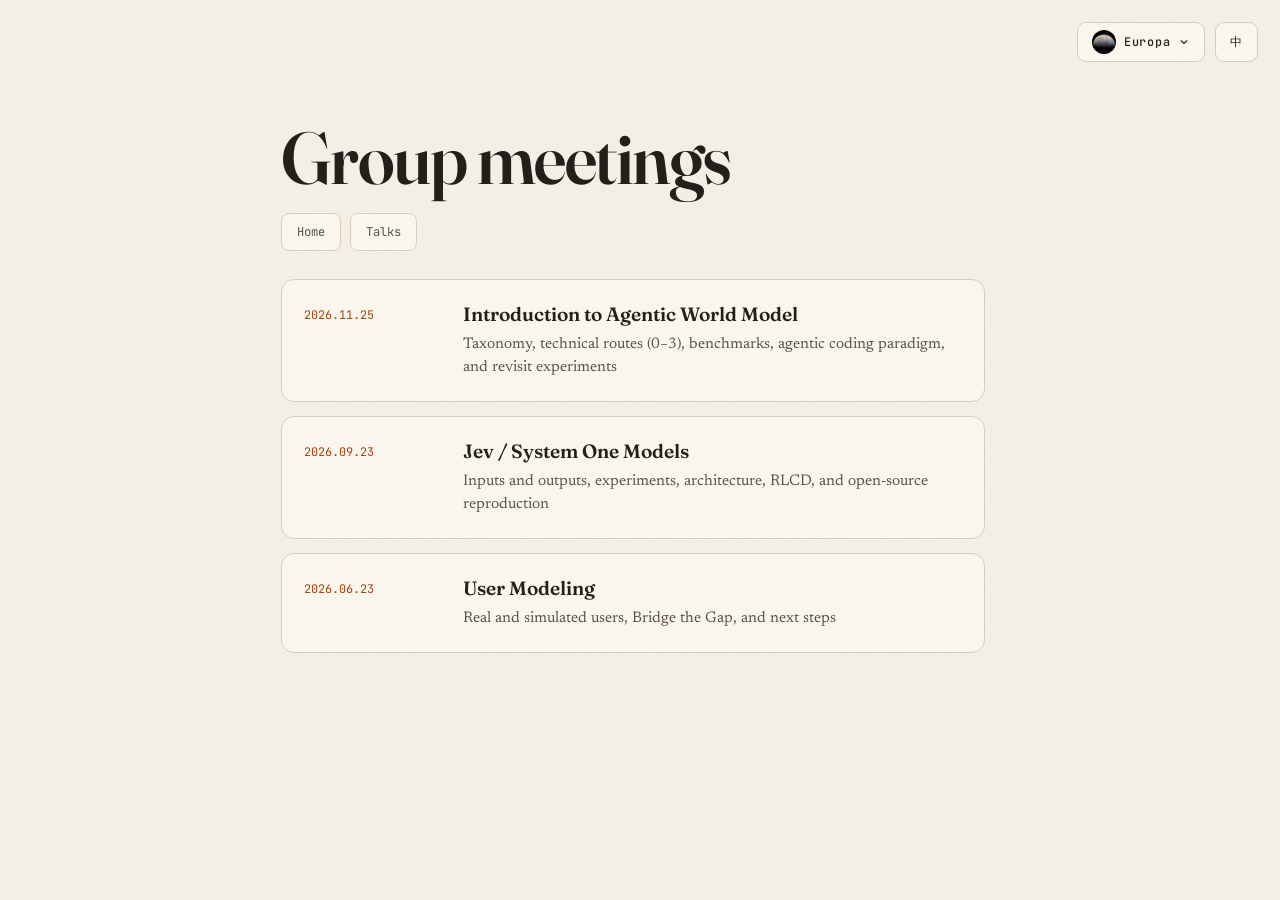
<file: 组会/index.html>
<!doctype html>
<html lang="en" data-theme="editorial" data-lang="en">
<head>
  <meta charset="utf-8">
  <meta name="viewport" content="width=device-width, initial-scale=1">
  <meta name="theme-color" content="#f4efe6" id="meta-theme">
  <title>Group meetings · Ruizhe Li</title>
  <script src="../assets/site.js"></script>
  <link rel="preconnect" href="https://fonts.googleapis.com">
  <link rel="preconnect" href="https://fonts.gstatic.com" crossorigin>
  <link href="https://fonts.googleapis.com/css2?family=Fraunces:opsz,wght@9..144,400;9..144,500;9..144,600;9..144,700&family=Newsreader:ital,opsz,wght@0,6..72,400;0,6..72,500;1,6..72,400&family=JetBrains+Mono:wght@400;500;700&family=Bricolage+Grotesque:opsz,wght@12..96,500;12..96,600;12..96,700;12..96,800&family=Source+Serif+4:ital,opsz,wght@0,8..60,400;0,8..60,500;0,8..60,600;1,8..60,400&family=Cormorant+Garamond:ital,wght@0,400;0,500;0,600;1,400&display=swap" rel="stylesheet">
  <link rel="stylesheet" href="../assets/site.css">
</head>
<body>
  <div class="page directory-page">
    <header class="directory-header">
      <h1 class="name" data-i18n="navMeetings">Group meetings</h1>
      <nav class="links">
        <a class="link" href="/" data-i18n="navHome">Home</a>
        <a class="link" href="/talk/" data-i18n="navTalks">Talks</a>
      </nav>
    </header>
    <main>
      <ul class="timeline-list directory-list">
        <li>
          <a class="timeline-entry directory-entry" href="./261125/">
            <time class="timeline-period" datetime="2026-11-25">2026.11.25</time>
            <div>
              <h2>Introduction to Agentic World Model</h2>
              <p class="timeline-org" data-i18n="worldModelMeeting">Taxonomy, technical routes (0–3), benchmarks, agentic coding paradigm, and revisit experiments</p>
            </div>
          </a>
        </li>
        <li>
          <a class="timeline-entry directory-entry" href="./260923/">
            <time class="timeline-period" datetime="2026-09-23">2026.09.23</time>
            <div>
              <h2>Jev / System One Models</h2>
              <p class="timeline-org" data-i18n="jevMeeting">Inputs and outputs, experiments, architecture, RLCD, and open-source reproduction</p>
            </div>
          </a>
        </li>
        <li>
          <a class="timeline-entry directory-entry" href="./260624/">
            <time class="timeline-period" datetime="2026-06-23">2026.06.23</time>
            <div>
              <h2 data-i18n="userModeling">User Modeling</h2>
              <p class="timeline-org" data-i18n="userModelingMeeting">Real and simulated users, Bridge the Gap, and next steps</p>
            </div>
          </a>
        </li>
      </ul>
    </main>
  </div>
  <script>
    initializeSite({
      worldModelMeeting: '技术路线（0–3）、评测基准、Agentic Coding 范式与空间重访实测',
      jevMeeting: '输入输出、实测、架构、RLCD 与开源复现',
      userModeling: '用户建模',
      userModelingMeeting: '真实与模拟用户、Bridge the Gap 与下一步',
    });
  </script>
</body>
</html>
</file>
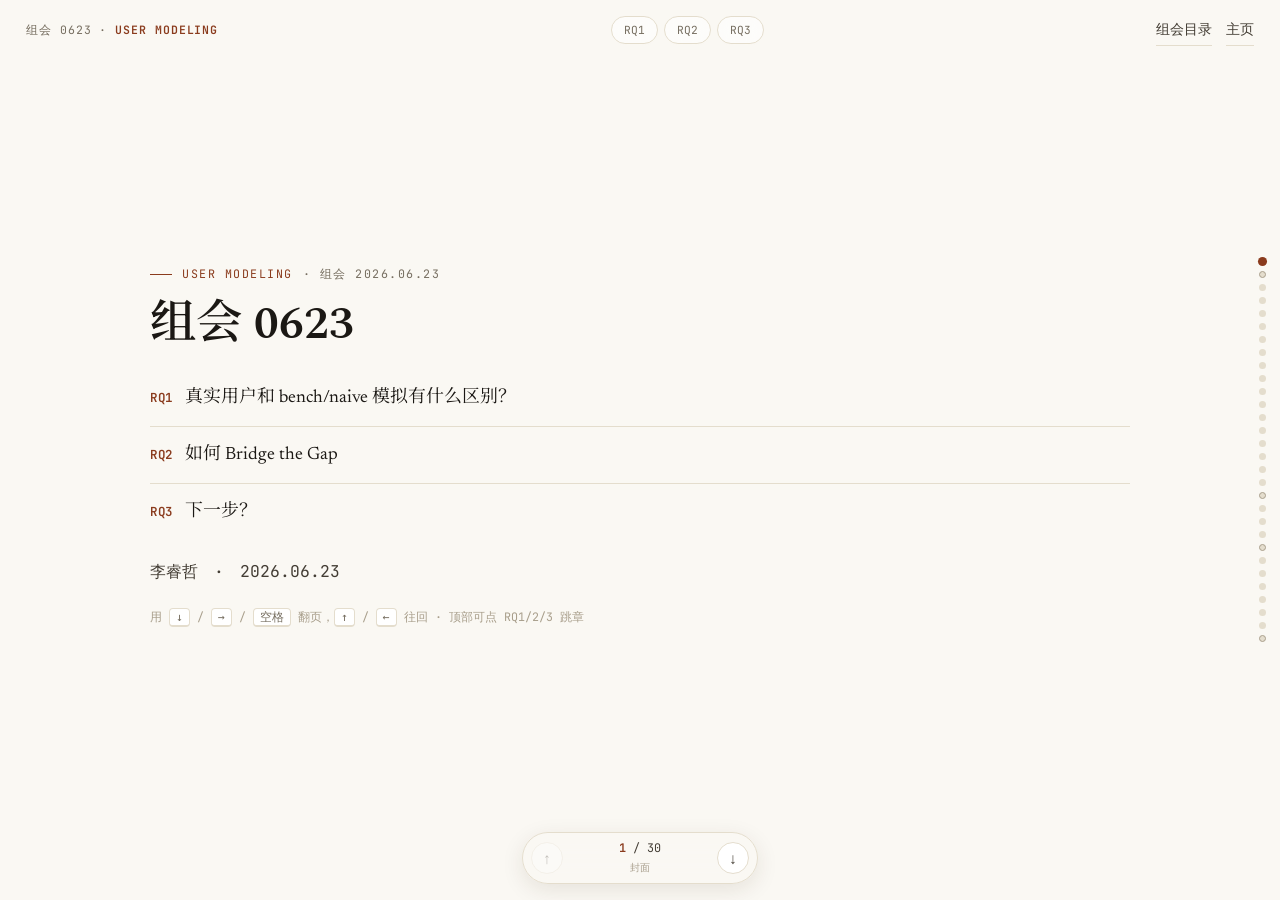
<file: group-meeting/260624/index.html>
<!doctype html>
<html lang="zh-CN">
<head>
  <meta charset="utf-8">
  <meta name="viewport" content="width=device-width, initial-scale=1">
  <title>用户建模 · 组会</title>
  <link rel="canonical" href="https://imlrz.github.io/组会/260624/">
  <script>location.replace('/组会/260624/'+location.search+location.hash);</script>
</head>
<body><p>正在打开用户建模组会。<a href="/组会/260624/">查看 slides</a></p></body>
</html>
</file>
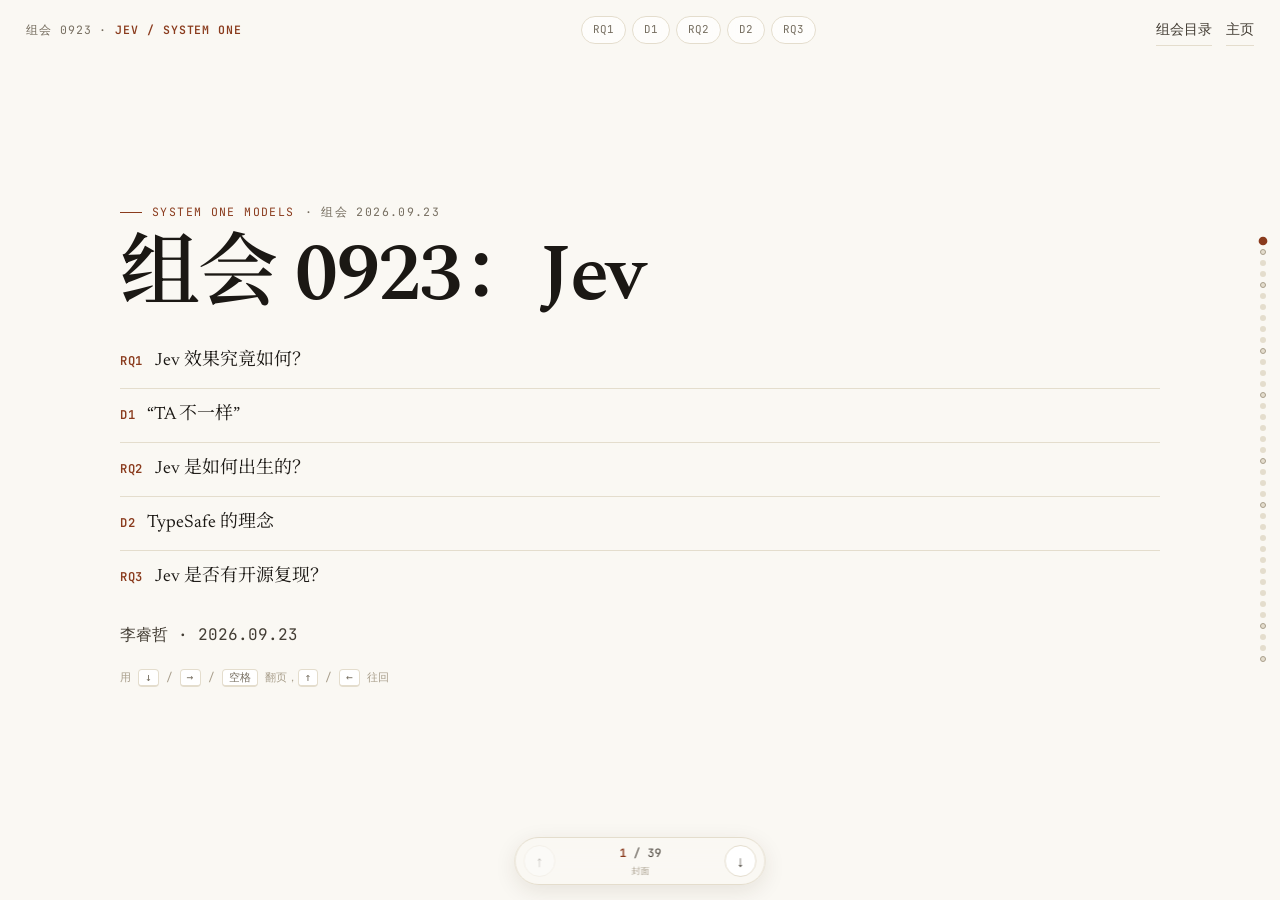
<file: group-meeting/260923/index.html>
<!doctype html>
<html lang="zh-CN">
<head>
  <meta charset="utf-8">
  <meta name="viewport" content="width=device-width, initial-scale=1">
  <title>Jev · 组会</title>
  <link rel="canonical" href="https://imlrz.github.io/组会/260923/">
  <script>location.replace('/组会/260923/'+location.search+location.hash);</script>
</head>
<body><p>正在打开 Jev 组会。<a href="/组会/260923/">查看 slides</a></p></body>
</html>
</file>
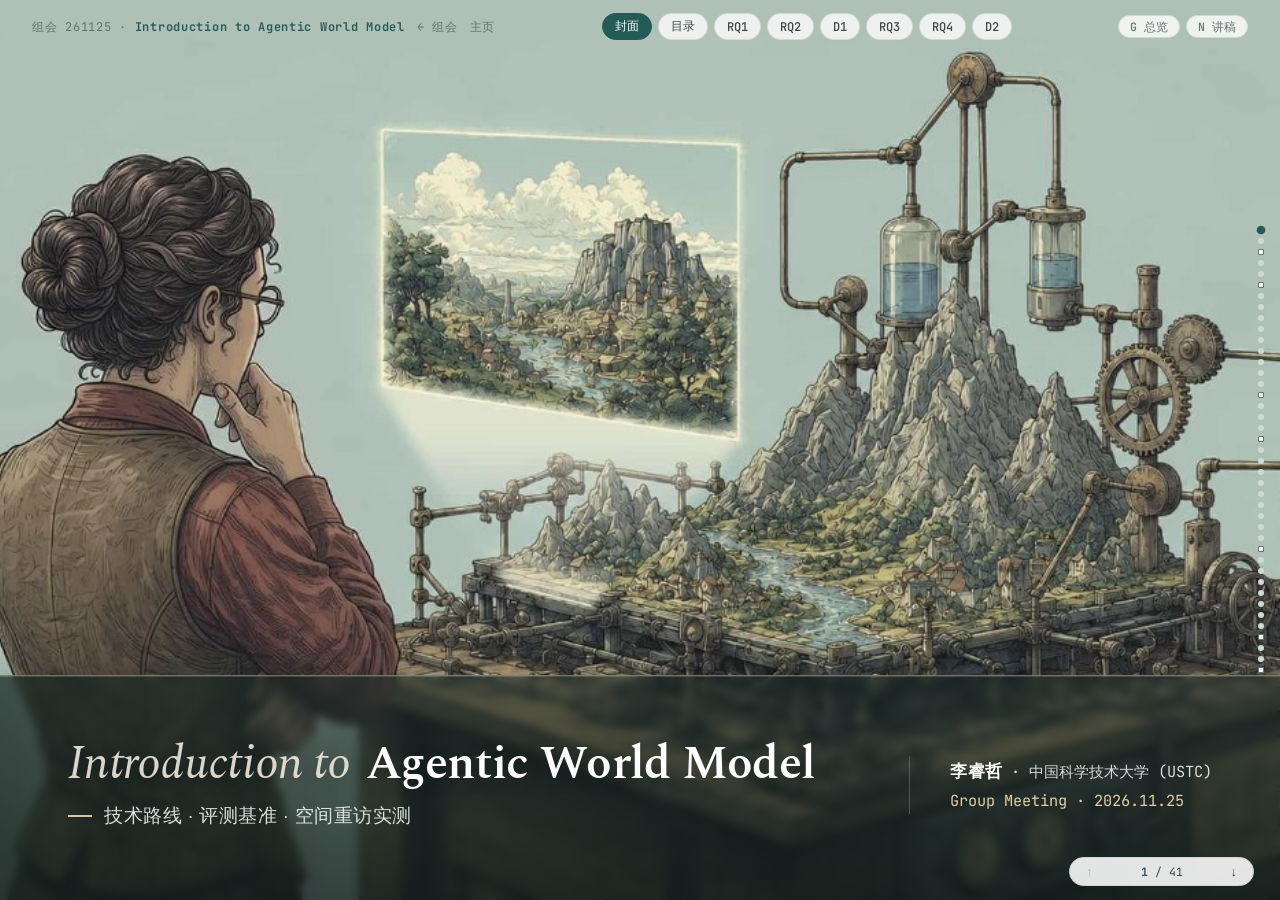
<file: group-meeting/261125/index.html>
<!doctype html>
<html lang="zh-CN">
<head>
  <meta charset="utf-8">
  <meta name="viewport" content="width=device-width, initial-scale=1">
  <title>Introduction to Agentic World Model · 组会</title>
  <link rel="canonical" href="https://imlrz.github.io/组会/261125/">
  <script>location.replace('/组会/261125/'+location.search+location.hash);</script>
</head>
<body><p>正在打开 Introduction to Agentic World Model 组会。<a href="/组会/261125/">查看 slides</a></p></body>
</html>
</file>
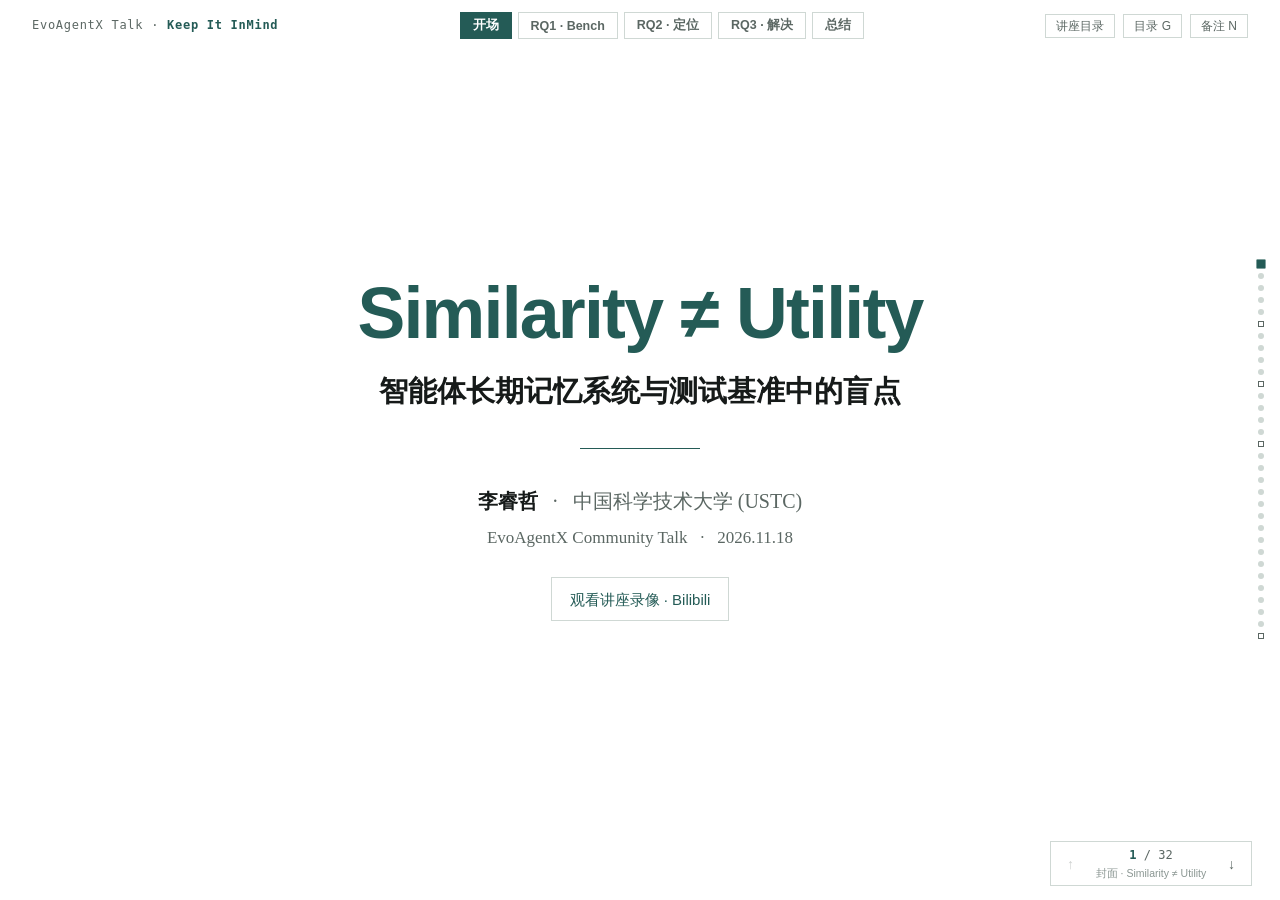
<file: talk/261118/index.html>
<!DOCTYPE html>
<html lang="zh-CN" class="laser-mode">
<head>
  <meta charset="utf-8">
  <meta name="viewport" content="width=device-width, initial-scale=1">
  <title>Similarity ≠ Utility · InMind Talk</title>
  <link rel="stylesheet" href="slides.css">
  <script defer src="slides.js"></script>
</head>
<body>
  <div id="laser-dot" aria-hidden="true"></div>
  <div id="bar"></div>

  <header class="chrome">
    <div class="chrome-left">EvoAgentX Talk · <b>Keep It InMind</b></div>
    <nav class="rqnav" aria-label="章节跳转">
      <button type="button" data-go="intro" class="on">开场</button>
      <button type="button" data-go="rq1">RQ1 · Bench</button>
      <button type="button" data-go="rq2">RQ2 · 定位</button>
      <button type="button" data-go="rq3">RQ3 · 解决</button>
      <button type="button" data-go="outro">总结</button>
    </nav>
    <div class="chrome-right">
      <a class="chrome-btn" href="/talk/">讲座目录</a>
      <button type="button" class="chrome-btn" id="btn-grid" title="目录总览 (G)">目录 G</button>
      <button type="button" class="chrome-btn" id="btn-notes" title="口述备注 (N)">备注 N</button>
    </div>
  </header>

  <main class="deck" id="deck">

    <!-- =========================================================
         P01: Cover
         ========================================================= -->
    <section class="slide divider" data-chap="intro" data-title="封面 · Similarity ≠ Utility">
      <div class="in cover-center">
        <h1 class="cover-en">Similarity ≠ Utility</h1>
        <p class="cover-zh">智能体长期记忆系统与测试基准中的盲点</p>
        <hr class="cover-rule">
        <div class="cover-meta">
          <div><b>李睿哲</b> &ensp;·&ensp; 中国科学技术大学 (USTC)</div>
          <div style="font-size:17px;margin-top:4px;">EvoAgentX Community Talk &ensp;·&ensp; 2026.11.18</div>
        </div>
        <a class="cover-recording" href="https://www.bilibili.com/video/BV1CjsB6GEuc/" target="_blank" rel="noopener">观看讲座录像 · Bilibili</a>
      </div>
    </section>

    <!-- =========================================================
         P02: 主流长期记忆框架
         ========================================================= -->
    <section class="slide" data-chap="intro" data-title="主流长期记忆框架">
      <div class="in">
        <header class="s-head">
          <h2>主流长期记忆框架</h2>
          <span class="tag">Standard Architecture</span>
        </header>
        <div data-pipeline="plain"></div>
      </div>
    </section>

    <!-- =========================================================
         P03: 2 个例子 (Independent Horizontal Swipe on Each 3rd Answer)
         ========================================================= -->
    <section class="slide" data-chap="intro" data-title="2 个例子">
      <div class="in">
        <header class="s-head">
          <h2>2 个例子</h2>
          <span class="tag">Direct ✓ · Indirect ✗</span>
        </header>

        <div class="chat-windows">
          <!-- Left Chat App Window -->
          <div class="chat-win">
            <div class="chat-win-bar">
              <b>Case A · 树坚果过敏与马卡龙</b>
              <span class="swipe-hint">← 滑动底部回复 →</span>
            </div>
            <div class="chat-stream">
              <div class="time-sep">Session #09 · 写入记忆</div>
              <div class="msg-row user"><div class="bub">吃了混合坚果全身起荨麻疹，刚查出树坚果过敏。</div></div>
              <div class="msg-row bot"><div class="avatar">AI</div><div class="bub">已记下你的树坚果过敏信息，后续饮食建议会注意避开。</div></div>

              <div class="time-sep">38 Sessions Later · 直接询问</div>
              <div class="msg-row user"><div class="bub">还记得我对什么过敏吗？</div></div>
              <div class="msg-row bot">
                <div class="avatar">AI</div>
                <div class="bub">记得，你对<b>树坚果</b>过敏。</div>
                <span class="verdict-pill ok">✓</span>
              </div>

              <div class="time-sep">38 Sessions Later · 间接提问</div>
              <div class="msg-row user"><div class="bub">周末想试试做马卡龙，有什么食谱？</div></div>
              <div class="ans-slider" data-ans-slider>
                <div class="ans-track">
                  <div class="ans-pane">
                    <div class="msg-row bot fail">
                      <div class="avatar">AI</div>
                      <div class="bub">经典法式马卡龙：准备<b>杏仁粉 100g</b>、糖粉 100g、蛋白 75g……</div>
                      <span class="verdict-pill no">✗</span>
                    </div>
                  </div>
                  <div class="ans-pane">
                    <div class="msg-row bot good">
                      <div class="avatar">AI</div>
                      <div class="bub">传统马卡龙含<b>杏仁粉（属树坚果）</b>，会引发过敏；建议改用葵花籽粉配方。</div>
                      <span class="verdict-pill ok">✓</span>
                    </div>
                  </div>
                </div>
                <div class="ans-dots" aria-hidden="true"><i class="on fail-dot"></i><i class="ok-dot"></i></div>
              </div>
            </div>
          </div>

          <!-- Right Chat App Window -->
          <div class="chat-win">
            <div class="chat-win-bar">
              <b>Case B · 养猫与百合花</b>
              <span class="swipe-hint">← 滑动底部回复 →</span>
            </div>
            <div class="chat-stream">
              <div class="time-sep">Session #09 · 写入记忆</div>
              <div class="msg-row user"><div class="bub">我家养了一只橘猫，平时特别喜欢啃家里的东西。</div></div>
              <div class="msg-row bot"><div class="avatar">AI</div><div class="bub">好呀，小橘猫很活泼！有养宠问题随时问我。</div></div>

              <div class="time-sep">38 Sessions Later · 直接询问</div>
              <div class="msg-row user"><div class="bub">我家里养了什么宠物？</div></div>
              <div class="msg-row bot">
                <div class="avatar">AI</div>
                <div class="bub">你家里养了一只<b>猫</b>。</div>
                <span class="verdict-pill ok">✓</span>
              </div>

              <div class="time-sep">38 Sessions Later · 间接提问</div>
              <div class="msg-row user"><div class="bub">想买束百合插客厅茶几上，怎么养护？</div></div>
              <div class="ans-slider" data-ans-slider>
                <div class="ans-track">
                  <div class="ans-pane">
                    <div class="msg-row bot fail">
                      <div class="avatar">AI</div>
                      <div class="bub">花茎斜剪 45 度插入清水，放在客厅明亮通风处即可……</div>
                      <span class="verdict-pill no">✗</span>
                    </div>
                  </div>
                  <div class="ans-pane">
                    <div class="msg-row bot good">
                      <div class="avatar">AI</div>
                      <div class="bub">你家里养了猫，<b>百合全株及花粉对猫有剧毒</b>（可致急性肾衰），切勿带回家中。</div>
                      <span class="verdict-pill ok">✓</span>
                    </div>
                  </div>
                </div>
                <div class="ans-dots" aria-hidden="true"><i class="on fail-dot"></i><i class="ok-dot"></i></div>
              </div>
            </div>
          </div>
        </div>

        <div class="rel-footer">
          <div class="rel-item">
            <span>target fact</span>
            <span style="font-family:var(--mono);font-size:15px;color:var(--muted);">◀── sim ──▶</span>
            <span>query</span>
            <b style="color:var(--rose);font-family:var(--sans);">✗</b>
          </div>
          <div class="rel-item">
            <span>target fact</span>
            <span style="font-family:var(--mono);font-size:15px;color:var(--forest);font-weight:700;">═══ know ═══▶</span>
            <span>query</span>
            <b style="color:var(--forest);font-family:var(--sans);">✓</b>
          </div>
        </div>
      </div>
    </section>

    <!-- =========================================================
         P04: Benchmark 现状 (MAB Original Table Screenshot)
         ========================================================= -->
    <section class="slide" data-chap="intro" data-title="Benchmark 现状 · MAB">
      <div class="in">
        <header class="s-head">
          <h2>Benchmark 现状</h2>
          <span class="tag">MemoryAgentBench · ICLR 2026</span>
        </header>
        <div class="img-frame zoomable" style="max-width:1060px;margin:0 auto;">
          <img src="assets/mab_table3_clean.png" alt="MemoryAgentBench Table 3 原文截图">
        </div>
        <div class="fig-cap">
          <b>MAB 原文主表</b> &ensp;·&ensp; 朴素 BM25（绿底行，41.5）击败几乎所有复杂记忆系统（点击图片放大）
        </div>
      </div>
    </section>

    <!-- =========================================================
         P05: 近期工作 (Interactive Paper Focus Tabs + 4 Real Screenshots)
         ========================================================= -->
    <section class="slide" data-chap="intro" data-title="近期工作">
      <div class="in">
        <header class="s-head">
          <h2>近期工作</h2>
          <div class="pill-tabs">
            <button type="button" class="pill-tab active" data-paper-tab="all">全部叠放</button>
            <button type="button" class="pill-tab" data-paper-tab="bm25">1 · BM25 Wins</button>
            <button type="button" class="pill-tab" data-paper-tab="refind">2 · ReFind</button>
            <button type="button" class="pill-tab" data-paper-tab="rawrag">3 · RAW-RAG</button>
            <button type="button" class="pill-tab" data-paper-tab="memtax">4 · Memory Tax</button>
          </div>
        </header>

        <div class="paper-cascade">
          <div class="paper-shot" data-paper-card="bm25" style="top:0px;left:0px;z-index:1;">
            <img src="assets/paper_bm25_scale.png" alt="BM25 Wins at Scale">
          </div>
          <div class="paper-shot" data-paper-card="refind" style="top:46px;left:240px;z-index:2;">
            <img src="assets/paper_refind.png" alt="ReFind">
          </div>
          <div class="paper-shot" data-paper-card="rawrag" style="top:96px;left:480px;z-index:3;">
            <img src="assets/paper_raw_rag.png" alt="RAW-RAG">
          </div>
          <div class="paper-shot" data-paper-card="memtax" style="top:144px;left:722px;z-index:4;">
            <img src="assets/paper_memory_tax.png" alt="Memory Tax">
          </div>
        </div>

        <div class="fig-cap" id="p5-takeaway" style="margin-top:18px;font-weight:600;color:var(--forest);">
          悬停或点击上方标签切换焦点 · 点击任一截图全屏放大
        </div>
      </div>
    </section>

    <!-- =========================================================
         P06: RQ1 Divider
         ========================================================= -->
    <section class="slide divider" data-chap="rq1" data-title="RQ1：Bench 生产过程的 Bias">
      <div class="in rq-center">
        <div class="rq-label">RESEARCH QUESTION 1</div>
        <h2 class="rq-title">RQ1：Bench 生产过程的 Bias</h2>
        <hr class="cover-rule">
      </div>
    </section>

    <!-- =========================================================
         P07: RQ1：Bench 生产过程的 Bias (Construction Flow)
         ========================================================= -->
    <section class="slide" data-chap="rq1" data-title="RQ1 · 现有出题流程">
      <div class="in">
        <header class="s-head">
          <h2>RQ1：Bench 生产过程的 Bias</h2>
          <span class="tag">Dialog → Query Leakage</span>
        </header>

        <div style="display:grid;grid-template-columns:1.15fr auto 0.85fr;align-items:center;gap:28px;">
          <div style="border:1.8px solid var(--ink);padding:22px 26px;background:#ffffff;">
            <div style="font-family:var(--serif);font-size:24px;font-weight:700;color:var(--forest);margin-bottom:14px;">dialog</div>
            <div style="display:flex;flex-direction:column;gap:11px;font-size:16.5px;">
              <div style="color:#95a19d;">[Session 01] 周末去宜家买了盏落地灯……</div>
              <div style="background:var(--hl-yellow);border-left:3.5px solid var(--hl-yellow-border);padding:7px 12px;font-weight:600;">
                [Session 03] “我有 2 只猫，分别叫 Ketty 和 Lily。”
              </div>
              <div style="color:#95a19d;">[Session 08] 下周二组会要讲一篇多模态论文……</div>
              <div style="background:var(--hl-yellow);border-left:3.5px solid var(--hl-yellow-border);padding:7px 12px;font-weight:600;">
                [Session 14] “昨天在救助站又收养了一只小猫！”
              </div>
              <div style="color:#95a19d;">[Session 21] 帮我看看这段排序脚本为什么报错……</div>
              <div style="background:var(--hl-yellow);border-left:3.5px solid var(--hl-yellow-border);padding:7px 12px;font-weight:600;">
                [Session 29] “很难过，陪我多年的 Ketty 去世了……”
              </div>
            </div>
          </div>

          <div style="display:flex;align-items:center;gap:14px;">
            <svg width="32" height="260" viewBox="0 0 32 260">
              <path d="M 2 20 H 26 V 240 H 2" fill="none" stroke="#161A19" stroke-width="2"/>
              <line x1="2" y1="130" x2="26" y2="130" stroke="#161A19" stroke-width="2"/>
            </svg>
            <div style="text-align:center;">
              <div style="font-size:19px;font-weight:700;color:var(--forest);margin-bottom:6px;">human / LLM</div>
              <div style="font-size:28px;color:var(--ink);">──────▶</div>
            </div>
          </div>

          <div style="border:1.8px solid var(--forest);background:var(--pale);padding:26px 28px;">
            <div style="font-family:var(--serif);font-size:25px;font-weight:700;color:var(--forest);margin-bottom:18px;">Query &amp; Answer</div>
            <div style="background:#ffffff;border:1px solid var(--line);padding:14px 16px;margin-bottom:12px;">
              <div style="font-size:12px;font-family:var(--mono);color:var(--muted);margin-bottom:4px;">QUERY</div>
              <div style="font-size:20px;font-weight:700;">“我现在有几只<span style="background:var(--hl-yellow);padding:0 4px;">猫</span>？”</div>
            </div>
            <div style="background:#ffffff;border:1px solid var(--line);padding:14px 16px;margin-bottom:16px;">
              <div style="font-size:12px;font-family:var(--mono);color:var(--muted);margin-bottom:4px;">ANSWER</div>
              <div style="font-size:20px;font-weight:700;color:var(--forest);">2 只（Lily + 新收养小猫）</div>
            </div>
            <div style="font-size:15px;font-weight:600;color:var(--muted);">
              看着原句提问 → Query 直接共享核心词「猫」
            </div>
          </div>
        </div>
      </div>
    </section>

    <!-- =========================================================
         P08: RQ1：Bench 生产过程的 Bias (KDE Curves + Interactive InMind Compare!)
         ========================================================= -->
    <section class="slide" data-chap="rq1" data-title="RQ1 · 相似度分布实证">
      <div class="in">
        <header class="s-head">
          <h2>RQ1：Bench 生产过程的 Bias</h2>
          <div class="seg-switch" id="p8-switch" data-state="0">
            <span class="thumb"></span>
            <button type="button" data-st="0" class="active">现有 3 个基准</button>
            <button type="button" data-st="1">+ 对比 InMind</button>
          </div>
        </header>

        <div class="zoomable">
          <img id="p8-kde-img" src="assets/bge_3bench_kde.png" alt="相似度分布对比" style="width:100%;display:block;">
        </div>
        <div class="fig-cap" id="p8-kde-cap" style="margin-top:20px;">
          <b>现有 3 个基准 Target 显著右移</b> &ensp;·&ensp; 仅靠表面余弦相似度即可分离目标记忆
        </div>
      </div>
    </section>

    <!-- =========================================================
         P09: InMind Memory Bench (Reverse Construction Diagram)
         ========================================================= -->
    <section class="slide" data-chap="rq1" data-title="InMind Memory Bench · 反向构造">
      <div class="in">
        <header class="s-head">
          <h2>InMind Memory Bench</h2>
          <span style="font-size:22px;font-weight:700;color:var(--forest);">
            sim <span style="color:var(--rose);">✗</span> &emsp; knowledge <span>✓</span>
          </span>
        </header>

        <svg viewBox="0 0 1180 460" width="100%" height="445" aria-label="Knowledge Base Split">
          <defs>
            <marker id="ak" viewBox="0 0 10 10" refX="8" refY="5" markerWidth="7" markerHeight="7" orient="auto">
              <path d="M 0 1.5 L 8.5 5 L 0 8.5 z" fill="#161A19"/>
            </marker>
            <marker id="ar" viewBox="0 0 10 10" refX="8" refY="5" markerWidth="7" markerHeight="7" orient="auto-start-reverse">
              <path d="M 0 1.5 L 8.5 5 L 0 8.5 z" fill="#A64452"/>
            </marker>
          </defs>

          <rect x="330" y="10" width="580" height="84" fill="#EDF4F1" stroke="#245B56" stroke-width="2.2"/>
          <text x="620" y="43" text-anchor="middle" font-family="Times New Roman, Georgia, serif" font-size="22" font-weight="700" fill="#245B56">Knowledge Base（FDA / 烘焙指南）</text>
          <text x="620" y="73" text-anchor="middle" font-size="17.5" fill="#161A19">“传统马卡龙用杏仁粉制作，杏仁属于树坚果过敏原”</text>

          <path d="M 620 94 V 130 H 360 V 166" fill="none" stroke="#161A19" stroke-width="2" marker-end="url(#ak)"/>
          <path d="M 620 130 H 890 V 166" fill="none" stroke="#161A19" stroke-width="2" marker-end="url(#ak)"/>

          <rect x="210" y="170" width="300" height="76" fill="#ffffff" stroke="#161A19" stroke-width="2"/>
          <text x="360" y="201" text-anchor="middle" font-family="Times New Roman, Georgia, serif" font-size="20.5" font-weight="700" fill="#245B56">Part I · 过敏原属性</text>
          <text x="360" y="229" text-anchor="middle" font-size="16.5" fill="#5B6763">树坚果过敏（Tree Nut）</text>

          <rect x="740" y="170" width="300" height="76" fill="#ffffff" stroke="#161A19" stroke-width="2"/>
          <text x="890" y="201" text-anchor="middle" font-family="Times New Roman, Georgia, serif" font-size="20.5" font-weight="700" fill="#245B56">Part II · 食物载体</text>
          <text x="890" y="229" text-anchor="middle" font-size="16.5" fill="#5B6763">制作法式马卡龙（不提杏仁）</text>

          <line x1="528" y1="208" x2="722" y2="208" stroke="#A64452" stroke-width="2.2" stroke-dasharray="8 6" marker-start="url(#ar)" marker-end="url(#ar)"/>
          <text x="625" y="192" text-anchor="middle" font-size="25" font-weight="700" fill="#A64452">✗</text>
          <text x="625" y="235" text-anchor="middle" font-size="14.5" font-weight="600" fill="#A64452">BM25 &amp; Embedding 过滤</text>

          <line x1="360" y1="246" x2="360" y2="304" stroke="#161A19" stroke-width="2" marker-end="url(#ak)"/>
          <rect x="195" y="308" width="330" height="88" fill="#ffffff" stroke="#245B56" stroke-width="2.2"/>
          <text x="360" y="339" text-anchor="middle" font-family="Times New Roman, Georgia, serif" font-size="20.5" font-weight="700" fill="#245B56">target fact</text>
          <text x="360" y="372" text-anchor="middle" font-size="16" fill="#161A19">“吃了混合坚果起荨麻疹，坚果过敏”</text>

          <line x1="890" y1="246" x2="890" y2="304" stroke="#161A19" stroke-width="2" marker-end="url(#ak)"/>
          <rect x="725" y="308" width="330" height="88" fill="#ffffff" stroke="#245B56" stroke-width="2.2"/>
          <text x="890" y="339" text-anchor="middle" font-family="Times New Roman, Georgia, serif" font-size="20.5" font-weight="700" fill="#245B56">query</text>
          <text x="890" y="372" text-anchor="middle" font-size="16" fill="#161A19">“周末想做马卡龙，有什么食谱？”</text>

          <line x1="195" y1="352" x2="146" y2="352" stroke="#161A19" stroke-width="2" marker-end="url(#ak)"/>
          <rect x="26" y="246" width="112" height="174" fill="#ffffff" stroke="#161A19" stroke-width="2"/>
          <line x1="44" y1="278" x2="120" y2="278" stroke="#8A9692" stroke-width="1.8"/>
          <line x1="44" y1="304" x2="120" y2="304" stroke="#8A9692" stroke-width="1.8"/>
          <line x1="44" y1="330" x2="120" y2="330" stroke="#8A9692" stroke-width="1.8"/>
          <line x1="44" y1="354" x2="120" y2="354" stroke="#245B56" stroke-width="3"/>
          <line x1="44" y1="382" x2="120" y2="382" stroke="#8A9692" stroke-width="1.8"/>
          <text x="82" y="448" text-anchor="middle" font-family="Times New Roman, Georgia, serif" font-size="22" fill="#161A19">mem.</text>
        </svg>
      </div>
    </section>

    <!-- =========================================================
         P10: InMind Memory Bench (Anthropic -> 32 KBs -> Interactive Specimens)
         ========================================================= -->
    <section class="slide" data-chap="rq1" data-title="InMind Memory Bench · 构建与样本">
      <div class="in">
        <header class="s-head">
          <h2>InMind Memory Bench</h2>
          <span class="tag">10 Domains · 32 KBs · 125 Tasks</span>
        </header>

        <div style="display:grid;grid-template-columns:1.22fr auto 0.85fr auto 0.95fr;align-items:center;gap:18px;">
          <div style="border:1.5px solid var(--ink);padding:12px;background:#ffffff;height:345px;display:flex;flex-direction:column;justify-content:space-between;">
            <div style="font-size:16px;font-weight:700;color:var(--forest);text-align:center;">Anthropic 真实个人咨询分布</div>
            <div class="zoomable" style="flex:1;display:flex;align-items:center;justify-content:center;overflow:hidden;">
              <img src="assets/anthropic_domains_crop.png" alt="Anthropic Guidance Conversations by Domain" style="max-width:100%;max-height:265px;object-fit:contain;">
            </div>
            <div style="font-size:12.5px;color:var(--muted);text-align:center;">37,657 对话 · 10 大生活领域（点击放大）</div>
          </div>

          <div style="font-size:26px;color:var(--forest);font-weight:700;">→</div>

          <div style="border:1.5px solid var(--ink);padding:16px;background:var(--pale);height:345px;display:flex;flex-direction:column;justify-content:space-between;">
            <div style="font-size:16px;font-weight:700;color:var(--forest);text-align:center;">32 个权威 Knowledge Base</div>
            <div style="display:grid;grid-template-columns:1fr 1fr;gap:8px;font-size:14px;font-weight:600;">
              <div style="background:#fff;padding:8px;border:1px solid var(--line);">FDA / DailyMed</div>
              <div style="background:#fff;padding:8px;border:1px solid var(--line);">CDC / ASPCA</div>
              <div style="background:#fff;padding:8px;border:1px solid var(--line);">O*NET / OSHA</div>
              <div style="background:#fff;padding:8px;border:1px solid var(--line);">CFPB / IRS</div>
              <div style="background:#fff;padding:8px;border:1px solid var(--line);">DOL / USCIS</div>
              <div style="background:#fff;padding:8px;border:1px solid var(--line);">W3C / CPSC</div>
            </div>
            <div style="font-size:12.5px;color:var(--muted);text-align:center;">3,380 Chunks → 过滤 &amp; 人工核验</div>
          </div>

          <div style="font-size:26px;color:var(--forest);font-weight:700;">→</div>

          <div style="border:2px solid var(--forest);padding:16px;background:#ffffff;height:345px;display:flex;flex-direction:column;justify-content:space-between;align-items:center;">
            <div style="font-size:18px;font-weight:700;color:var(--forest);">InMind Memory Bench</div>
            <img src="assets/bge_inmind_kde.png" class="zoomable" alt="InMind BGE Overlap" style="max-width:100%;max-height:215px;object-fit:contain;">
            <div style="font-size:14px;font-weight:700;color:var(--ink);">125 Tasks · Δ = +0.001（完全重合）</div>
          </div>
        </div>

        <!-- Interactive Domain Sample Explorer -->
        <div style="margin-top:18px;border:1px solid var(--line);background:var(--pale-2);padding:12px 16px;display:flex;align-items:center;justify-content:space-between;gap:16px;">
          <div class="pill-tabs" style="flex-shrink:0;">
            <button type="button" class="pill-tab active" data-dom="med">医疗用药</button>
            <button type="button" class="pill-tab" data-dom="food">食品过敏</button>
            <button type="button" class="pill-tab" data-dom="child">育儿安全</button>
            <button type="button" class="pill-tab" data-dom="halal">宗教饮食</button>
            <button type="button" class="pill-tab" data-dom="pet">居家宠物</button>
          </div>
          <div id="p10-specimen" style="font-size:14px;color:var(--ink);text-align:right;">
            <b>医疗健康：</b>记忆「正在服用卡马西平」 · 提问「早餐喝西柚汁好吗？」 · 知识桥：西柚抑制 CYP3A4 致血药浓度升高
          </div>
        </div>
      </div>
    </section>

    <!-- =========================================================
         P11: RQ2 Divider
         ========================================================= -->
    <section class="slide divider" data-chap="rq2" data-title="RQ2：Memory 系统问题在哪？">
      <div class="in rq-center">
        <div class="rq-label">RESEARCH QUESTION 2</div>
        <h2 class="rq-title">RQ2：Memory 系统问题在哪？</h2>
        <hr class="cover-rule">
      </div>
    </section>

    <!-- =========================================================
         P12: RQ2：Memory 系统问题在哪？ (Three Suspects)
         ========================================================= -->
    <section class="slide" data-chap="rq2" data-title="RQ2 · 三个潜在故障点">
      <div class="in">
        <header class="s-head">
          <h2>RQ2：Memory 系统问题在哪？</h2>
          <span class="tag">extract ? · retriever ? · LLM ?</span>
        </header>
        <div data-pipeline="rq2"></div>
      </div>
    </section>

    <!-- =========================================================
         P13: RQ2：Memory 系统问题在哪？ (① 排除 LLM moved below!)
         ========================================================= -->
    <section class="slide" data-chap="rq2" data-title="RQ2 · ① 排除 LLM">
      <div class="in">
        <header class="s-head">
          <h2>RQ2：Memory 系统问题在哪？</h2>
          <span class="tag">Control 1 · In-Context</span>
        </header>

        <div class="sub-banner">
          <span><em>① 排除 LLM</em> &ensp;（绕过检索，直接提供目标事实）</span>
        </div>

        <div style="display:grid;grid-template-columns:1.1fr auto 0.55fr auto 1.15fr auto 0.72fr;align-items:center;gap:14px;padding:12px 0;">
          <div>
            <div class="p-node" style="min-height:224px;">
              <div class="p-node-head"><span>In-Context Control</span><span>Bypass Retrieval</span></div>
              <div style="border:2px solid var(--forest);background:var(--pale);padding:9px 11px;margin-bottom:8px;">
                <div style="font:700 10.5px var(--mono);color:var(--forest);">INJECTED TARGET FACT</div>
                <div style="font-size:14px;font-weight:700;color:var(--ink);margin-top:2px;">“吃了混合坚果起荨麻疹，树坚果过敏”</div>
              </div>
              <div class="mctx-card">Query：“周末想做马卡龙，有什么食谱？”</div>
              <div class="mctx-card" style="opacity:0.65;">（不提供任何“杏仁粉”提示）</div>
            </div>
            <div class="p-node-foot">context</div>
          </div>

          <div style="font-size:22px;color:var(--ink);">──▶</div>

          <div>
            <div class="p-stage hl-yellow" style="min-height:224px;padding:18px 12px;">
              <div class="st-name">LLM</div>
              <div class="st-sub">GPT-5-mini<br>世界知识推理</div>
            </div>
            <div class="p-node-foot">&nbsp;</div>
          </div>

          <div style="font-size:22px;color:var(--ink);">──▶</div>

          <div>
            <div class="p-node" style="min-height:224px;border-color:var(--forest);">
              <div class="p-node-head"><span style="color:var(--forest);">Assistant Reply</span><span style="color:var(--forest);">✓ 主动预警</span></div>
              <div style="background:var(--pale);padding:12px 14px;font-size:14px;line-height:1.55;color:var(--ink);flex:1;display:flex;align-items:center;">
                <div>“传统法式马卡龙使用<b>杏仁粉（属树坚果）</b>，会引发你的过敏反应！建议改用<b>葵花籽粉或南瓜籽粉</b>的无坚果马卡龙配方……”</div>
              </div>
            </div>
            <div class="p-node-foot">answer</div>
          </div>

          <div style="width:10px;"></div>

          <div style="border:2.5px solid var(--forest);background:var(--pale);padding:26px 18px;text-align:center;">
            <div style="font-family:var(--serif);font-size:54px;font-weight:700;color:var(--forest);line-height:1;">84.0%</div>
            <div style="font-size:14px;color:var(--muted);margin-top:10px;font-weight:600;">105 / 125 成功预警</div>
          </div>
        </div>
      </div>
    </section>

    <!-- =========================================================
         P14: RQ2：Memory 系统问题在哪？ (② 排除 storage moved below!)
         ========================================================= -->
    <section class="slide" data-chap="rq2" data-title="RQ2 · ② 排除 storage">
      <div class="in">
        <header class="s-head">
          <h2>RQ2：Memory 系统问题在哪？</h2>
          <span class="tag">Control 2 · Direct Query</span>
        </header>

        <div class="sub-banner" style="margin-bottom:8px;">
          <span><em>② 排除 storage</em> &ensp;（同一记忆库改用直接提问：准确率 76.0% – 99.2% ✓）</span>
        </div>

        <div data-pipeline="storage"></div>
      </div>
    </section>

    <!-- =========================================================
         P15: RQ2：Memory 系统问题在哪？ (InMind Results + Table/Chart Toggle)
         ========================================================= -->
    <section class="slide" data-chap="rq2" data-title="RQ2 · InMind 结果">
      <div class="in">
        <header class="s-head">
          <h2>RQ2：Memory 系统问题在哪？</h2>
          <div class="seg-switch" data-view-switch="p15-views" data-state="0">
            <span class="thumb"></span>
            <button type="button" data-st="0" class="active">表格视图</button>
            <button type="button" data-st="1">断崖对比图</button>
          </div>
        </header>

        <div id="p15-views">
          <!-- Pane 0: Clean Booktabs Table (Direct & Indirect ONLY, MiniLM ONLY) -->
          <div style="max-width:860px;margin:0 auto;">
            <table class="booktabs">
              <thead>
                <tr>
                  <th>System</th>
                  <th class="num">Direct (%)</th>
                  <th class="num">Indirect (%)</th>
                  <th class="num">Δ (Indirect − Direct)</th>
                </tr>
              </thead>
              <tbody>
                <tr class="group group-first"><td colspan="4">Backbone Control (Target in Context)</td></tr>
                <tr class="pale">
                  <td>Backbone (GPT-5-mini)</td>
                  <td class="num">—</td>
                  <td class="num">84.0</td>
                  <td class="num">—</td>
                </tr>
                <tr class="group"><td colspan="4">Naive RAG</td></tr>
                <tr><td>BM25</td><td class="num">53.6</td><td class="num">9.6</td><td class="num" style="color:var(--rose);">−44.0</td></tr>
                <tr><td>Dense (MiniLM)</td><td class="num">92.0</td><td class="num">9.6</td><td class="num" style="color:var(--rose);">−82.4</td></tr>
                <tr class="group"><td colspan="4">Memory Systems (MiniLM)</td></tr>
                <tr><td>A-RAG</td><td class="num">97.6</td><td class="num">4.8</td><td class="num" style="color:var(--rose);">−92.8</td></tr>
                <tr><td>xMemory</td><td class="num">84.8</td><td class="num">4.8</td><td class="num" style="color:var(--rose);">−80.0</td></tr>
                <tr><td>Mem0</td><td class="num">76.0</td><td class="num">3.2</td><td class="num" style="color:var(--rose);">−72.8</td></tr>
                <tr><td>A-Mem</td><td class="num">99.2</td><td class="num">6.4</td><td class="num" style="color:var(--rose);">−92.8</td></tr>
                <tr><td>HippoRAG 2</td><td class="num">93.6</td><td class="num">8.8</td><td class="num" style="color:var(--rose);">−84.8</td></tr>
                <tr><td>MemoryOS</td><td class="num">87.2</td><td class="num">8.0</td><td class="num" style="color:var(--rose);">−79.2</td></tr>
              </tbody>
            </table>
            <div class="fig-cap">
              <b>InMind-125 主实验结果</b> &ensp;·&ensp; Direct 高达 76%–99%，Indirect 全线跌至个位数（3.2%–9.6%）
            </div>
          </div>

          <!-- Pane 1: Visual Paired Cliff Bars -->
          <div style="display:none;max-width:920px;margin:0 auto;">
            <div style="display:flex;justify-content:flex-end;gap:24px;font-size:13px;margin-bottom:12px;">
              <span><i style="display:inline-block;width:12px;height:10px;background:var(--forest);margin-right:6px;"></i>Direct (%)</span>
              <span><i style="display:inline-block;width:12px;height:10px;background:var(--rose);margin-right:6px;"></i>Indirect (%)</span>
            </div>
            <div class="hbar-list">
              <div class="hbar-row"><b>Backbone (上界)</b><div class="hbar-track"><div class="hbar-fill" style="width:84%;"></div></div><span style="font-family:var(--mono);font-size:13.5px;">— / <b>84.0%</b></span></div>
              <div class="hbar-row"><span>Dense (MiniLM)</span><div class="hbar-pair"><i style="width:92%;background:var(--forest);"></i><i style="width:9.6%;background:var(--rose);"></i></div><span style="font-family:var(--mono);font-size:13.5px;">92.0 / <b style="color:var(--rose);">9.6%</b></span></div>
              <div class="hbar-row"><span>A-Mem</span><div class="hbar-pair"><i style="width:99.2%;background:var(--forest);"></i><i style="width:6.4%;background:var(--rose);"></i></div><span style="font-family:var(--mono);font-size:13.5px;">99.2 / <b style="color:var(--rose);">6.4%</b></span></div>
              <div class="hbar-row"><span>A-RAG</span><div class="hbar-pair"><i style="width:97.6%;background:var(--forest);"></i><i style="width:4.8%;background:var(--rose);"></i></div><span style="font-family:var(--mono);font-size:13.5px;">97.6 / <b style="color:var(--rose);">4.8%</b></span></div>
              <div class="hbar-row"><span>HippoRAG 2</span><div class="hbar-pair"><i style="width:93.6%;background:var(--forest);"></i><i style="width:8.8%;background:var(--rose);"></i></div><span style="font-family:var(--mono);font-size:13.5px;">93.6 / <b style="color:var(--rose);">8.8%</b></span></div>
              <div class="hbar-row"><span>MemoryOS</span><div class="hbar-pair"><i style="width:87.2%;background:var(--forest);"></i><i style="width:8.0%;background:var(--rose);"></i></div><span style="font-family:var(--mono);font-size:13.5px;">87.2 / <b style="color:var(--rose);">8.0%</b></span></div>
              <div class="hbar-row"><span>xMemory</span><div class="hbar-pair"><i style="width:84.8%;background:var(--forest);"></i><i style="width:4.8%;background:var(--rose);"></i></div><span style="font-family:var(--mono);font-size:13.5px;">84.8 / <b style="color:var(--rose);">4.8%</b></span></div>
              <div class="hbar-row"><span>Mem0</span><div class="hbar-pair"><i style="width:76.0%;background:var(--forest);"></i><i style="width:3.2%;background:var(--rose);"></i></div><span style="font-family:var(--mono);font-size:13.5px;">76.0 / <b style="color:var(--rose);">3.2%</b></span></div>
            </div>
          </div>
        </div>
      </div>
    </section>

    <!-- =========================================================
         P16: RQ3 Divider
         ========================================================= -->
    <section class="slide divider" data-chap="rq3" data-title="RQ3：如何解决">
      <div class="in rq-center">
        <div class="rq-label">RESEARCH QUESTION 3</div>
        <h2 class="rq-title">RQ3：如何解决</h2>
        <hr class="cover-rule">
      </div>
    </section>

    <!-- =========================================================
         P17: RQ3：如何解决 - 定位问题 (Red Retriever)
         ========================================================= -->
    <section class="slide" data-chap="rq3" data-title="RQ3 · 定位问题（Retriever）">
      <div class="in">
        <header class="s-head">
          <h2>RQ3：如何解决 - 定位问题</h2>
          <span class="tag">Storage ✓ · LLM ✓ · Retriever ✗</span>
        </header>
        <div data-pipeline="rq3"></div>
      </div>
    </section>

    <!-- =========================================================
         P18: RQ3：如何解决 - 定位问题 (Wait - A-RAG?)
         ========================================================= -->
    <section class="slide" data-chap="rq3" data-title="RQ3 · 定位问题（A-RAG 追问）">
      <div class="in">
        <header class="s-head">
          <h2>RQ3：如何解决 - 定位问题</h2>
          <span class="tag">World Knowledge in Loop?</span>
        </header>

        <div style="padding:36px 20px;">
          <div style="font-size:44px;font-weight:700;line-height:1.38;color:var(--ink);">
            所有方案 <span style="color:var(--forest);">retriever</span> 阶段都没用到<br>
            <span style="font-family:var(--serif);font-style:italic;">world knowledge</span> 吗？
          </div>

          <div style="display:inline-block;margin-top:36px;font-size:52px;font-weight:800;color:var(--forest);border-bottom:3.5px solid var(--forest);padding-bottom:4px;">
            不全是。
          </div>

          <div style="margin-top:34px;font-family:var(--serif);font-size:34px;color:var(--muted);">
            eg. &ensp; <b style="color:var(--ink);font-family:var(--sans);">A-RAG</b> &ensp;<span style="font-size:22px;font-family:var(--sans);">（LLM 多轮检索规划，Indirect 仍仅 4.8%）</span>
          </div>
        </div>
      </div>
    </section>

    <!-- =========================================================
         P19: RQ3：如何解决 - 定位问题 (4 Paradigms Interactive Inspector)
         ========================================================= -->
    <section class="slide" data-chap="rq3" data-title="RQ3 · 定位问题（4 种方案）">
      <div class="in">
        <header class="s-head">
          <h2>RQ3：如何解决 - 定位问题</h2>
          <span class="tag">点击下方卡片查看各范式失效轨迹</span>
        </header>

        <div class="img-frame zoomable" style="padding:16px 20px;">
          <img src="assets/agent_memory_taxonomy.png" alt="A. Naive RAG, B. Graph RAG, C. Agentic RAG, D. Memory System">
        </div>

        <div style="display:grid;grid-template-columns:repeat(4,1fr);gap:12px;margin-top:14px;font-size:14px;">
          <button type="button" class="paradigm-card active" data-para="a">
            <b style="color:var(--forest);">A. Naïve RAG</b><br>直接向量/词面匹配，无世界知识
          </button>
          <button type="button" class="paradigm-card" data-para="b">
            <b style="color:var(--forest);">B. Graph RAG</b><br>缺外部常识边，入口仍靠相似度
          </button>
          <button type="button" class="paradigm-card" data-para="c">
            <b style="color:var(--forest);">C. Agentic RAG</b><br>未见记忆前盲猜查询词，落地仍走虚线
          </button>
          <button type="button" class="paradigm-card" data-para="d">
            <b style="color:var(--forest);">D. Memory System</b><br>热度常驻漏掉低频高危，检索仍走虚线
          </button>
        </div>

        <div id="p19-trace" style="margin-top:12px;background:var(--hl-red);border-left:3.5px solid var(--rose);padding:10px 16px;font-size:14.5px;color:var(--ink);">
          <b>A. Naïve RAG 轨迹：</b>Query「养猫准备建议」 → 向量召回宠物开销、猫砂盆 →「家里有百合」排在百名之外（Indirect 9.6%）
        </div>
      </div>
    </section>

    <!-- =========================================================
         P20: RQ3：如何解决 - 定位问题 (MiniLM vs emb3-large moved below!)
         ========================================================= -->
    <section class="slide" data-chap="rq3" data-title="RQ3 · 定位问题（MiniLM vs emb3）">
      <div class="in">
        <header class="s-head">
          <h2>RQ3：如何解决 - 定位问题</h2>
          <div class="seg-switch" data-view-switch="p20-views" data-state="0">
            <span class="thumb"></span>
            <button type="button" data-st="0" class="active">数值对比表</button>
            <button type="button" data-st="1">84% 上界标尺</button>
          </div>
        </header>

        <div class="sub-banner">
          <span><em>换更强的 Embedding 能修好这条虚线吗？</em> &ensp;<small style="font-size:15px;font-weight:500;color:var(--muted);">MiniLM (384d) → text-embedding-3-large (3072d)</small></span>
        </div>

        <div id="p20-views">
          <!-- Pane 0: Table -->
          <div style="display:grid;grid-template-columns:1.12fr 0.88fr;gap:38px;align-items:center;">
            <table class="booktabs">
              <thead>
                <tr>
                  <th>System</th>
                  <th class="num">MiniLM (%)</th>
                  <th class="num">emb3-large (%)</th>
                  <th class="num">Gain</th>
                </tr>
              </thead>
              <tbody>
                <tr class="pale">
                  <td>Backbone (In-Context 上界)</td>
                  <td class="num" colspan="2" style="text-align:center;">84.0</td>
                  <td class="num">—</td>
                </tr>
                <tr><td>Naive RAG (Dense)</td><td class="num">9.6</td><td class="num">16.0</td><td class="num">+6.4</td></tr>
                <tr><td>A-RAG</td><td class="num">4.8</td><td class="num">7.2</td><td class="num">+2.4</td></tr>
                <tr><td>xMemory</td><td class="num">4.8</td><td class="num">6.4</td><td class="num">+1.6</td></tr>
                <tr><td>Mem0</td><td class="num">3.2</td><td class="num">6.4</td><td class="num">+3.2</td></tr>
                <tr><td>A-Mem</td><td class="num">6.4</td><td class="num">9.6</td><td class="num">+3.2</td></tr>
                <tr><td>HippoRAG 2</td><td class="num">8.8</td><td class="num">5.6</td><td class="num" style="color:var(--rose);">−3.2</td></tr>
                <tr><td>MemoryOS</td><td class="num">8.0</td><td class="num">14.4</td><td class="num">+6.4</td></tr>
              </tbody>
            </table>

            <div style="display:flex;flex-direction:column;gap:18px;">
              <div style="background:var(--hl-red);border-left:4px solid var(--rose);padding:18px 22px;">
                <div style="font-size:13.5px;font-weight:700;color:var(--rose);margin-bottom:5px;">Indirect 全部 ≤ 16.0%（距 84.0% 差 ~70 pts）</div>
                <div style="font-size:20px;font-weight:700;color:var(--ink);">更强语义表征 ≠ 世界知识桥接</div>
              </div>
              <div style="background:var(--pale);border-left:4px solid var(--forest);padding:18px 22px;">
                <div style="font-size:13.5px;font-weight:700;color:var(--forest);margin-bottom:5px;">推论</div>
                <div style="font-size:20px;font-weight:700;color:var(--ink);">替换虚线 Similarity Link → Plan A</div>
              </div>
            </div>
          </div>

          <!-- Pane 1: Visual Scale against 84% -->
          <div style="display:none;max-width:940px;margin:0 auto;">
            <div style="display:flex;justify-content:flex-end;gap:22px;font-size:13px;margin-bottom:10px;">
              <span><i style="display:inline-block;width:12px;height:9px;background:#96a8a3;margin-right:6px;"></i>MiniLM</span>
              <span><i style="display:inline-block;width:12px;height:9px;background:var(--rose);margin-right:6px;"></i>emb3-large</span>
              <span><i style="display:inline-block;width:12px;height:9px;background:var(--forest);margin-right:6px;"></i>Backbone (84.0%)</span>
            </div>
            <div class="hbar-list">
              <div class="hbar-row"><b>Backbone 上界</b><div class="hbar-track"><div class="hbar-fill" style="width:84%;"></div></div><b style="font-family:var(--mono);">84.0%</b></div>
              <div class="hbar-row"><span>Naive RAG</span><div class="hbar-pair"><i style="width:9.6%;background:#96a8a3;"></i><i style="width:16%;background:var(--rose);"></i></div><span style="font-family:var(--mono);font-size:13px;">9.6 → <b>16.0%</b></span></div>
              <div class="hbar-row"><span>MemoryOS</span><div class="hbar-pair"><i style="width:8%;background:#96a8a3;"></i><i style="width:14.4%;background:var(--rose);"></i></div><span style="font-family:var(--mono);font-size:13px;">8.0 → <b>14.4%</b></span></div>
              <div class="hbar-row"><span>A-Mem</span><div class="hbar-pair"><i style="width:6.4%;background:#96a8a3;"></i><i style="width:9.6%;background:var(--rose);"></i></div><span style="font-family:var(--mono);font-size:13px;">6.4 → <b>9.6%</b></span></div>
              <div class="hbar-row"><span>A-RAG</span><div class="hbar-pair"><i style="width:4.8%;background:#96a8a3;"></i><i style="width:7.2%;background:var(--rose);"></i></div><span style="font-family:var(--mono);font-size:13px;">4.8 → <b>7.2%</b></span></div>
              <div class="hbar-row"><span>xMemory</span><div class="hbar-pair"><i style="width:4.8%;background:#96a8a3;"></i><i style="width:6.4%;background:var(--rose);"></i></div><span style="font-family:var(--mono);font-size:13px;">4.8 → <b>6.4%</b></span></div>
              <div class="hbar-row"><span>Mem0</span><div class="hbar-pair"><i style="width:3.2%;background:#96a8a3;"></i><i style="width:6.4%;background:var(--rose);"></i></div><span style="font-family:var(--mono);font-size:13px;">3.2 → <b>6.4%</b></span></div>
              <div class="hbar-row"><span>HippoRAG 2</span><div class="hbar-pair"><i style="width:8.8%;background:#96a8a3;"></i><i style="width:5.6%;background:var(--rose);"></i></div><span style="font-family:var(--mono);font-size:13px;">8.8 → <b>5.6%</b></span></div>
            </div>
          </div>
        </div>
      </div>
    </section>

    <!-- =========================================================
         P21: RQ3：如何解决 - Plan A：世界知识打分器 (Definition)
         ========================================================= -->
    <section class="slide" data-chap="rq3" data-title="Plan A · 世界知识打分器">
      <div class="in">
        <header class="s-head">
          <h2>RQ3：如何解决 - Plan A：世界知识打分器</h2>
          <span class="tag">Plan A</span>
        </header>

        <div style="display:flex;flex-direction:column;align-items:center;gap:48px;padding:36px 0;">
          <div class="brace-row">
            <span style="font-size:38px;font-weight:700;color:var(--forest);">Plan A : &ensp; retriever</span>
            <svg width="34" height="140" viewBox="0 0 34 140">
              <path d="M 28 6 C 12 6, 16 70, 4 70 C 16 70, 12 134, 28 134" fill="none" stroke="#245B56" stroke-width="3"/>
            </svg>
            <div class="brace-items">
              <div>World Knowledge</div>
              <div>全量打分</div>
            </div>
          </div>

          <div style="background:var(--pale);padding:24px 40px;font-size:30px;font-weight:700;color:var(--ink);text-align:center;">
            一个拥有 <span style="color:var(--forest);">World Knowledge</span>，能对 memory 进行<span style="color:var(--forest);">全量打分</span>的 retriever
          </div>
        </div>
      </div>
    </section>

    <!-- =========================================================
         P22: RQ3：如何解决 - Plan A：世界知识打分器 (TypeSafe Jev)
         ========================================================= -->
    <section class="slide" data-chap="rq3" data-title="Plan A · Jev 路线图">
      <div class="in">
        <header class="s-head">
          <h2>RQ3：如何解决 - Plan A：世界知识打分器</h2>
          <span class="tag">Jev · TypeSafe (2026.09)</span>
        </header>

        <div class="img-frame zoomable" style="max-width:1020px;margin:0 auto;background:#141414;border-color:#141414;padding:12px;">
          <img src="assets/01-training-paradigm.png" alt="TypeSafe RLCD Training Paradigm">
        </div>

        <div style="text-align:center;margin-top:20px;font-family:var(--serif);font-size:21px;color:var(--ink);">
          <i>π<sub>q</sub></i> = argsort<sub><i>i</i></sub> ( −<i>s</i><sub>Jev</sub>(<i>q</i>, <i>m<sub>i</sub></i>) ) &emsp;·&emsp;
          <span style="font-family:var(--sans);font-size:16.5px;color:var(--muted);">InMind 挂出两个月后发布 · 逐条输出校准效用概率</span>
        </div>
      </div>
    </section>

    <!-- =========================================================
         P23: RQ3：如何解决 - Plan A：世界知识打分器 (三条性质)
         ========================================================= -->
    <section class="slide" data-chap="rq3" data-title="Plan A · 三条性质">
      <div class="in">
        <header class="s-head">
          <h2>RQ3：如何解决 - Plan A：世界知识打分器</h2>
          <span class="tag">Three Properties</span>
        </header>

        <div style="max-width:980px;margin:24px auto;display:flex;flex-direction:column;gap:34px;">
          <div style="display:flex;align-items:baseline;gap:24px;">
            <span style="font-size:34px;font-weight:800;color:var(--forest);">①</span>
            <div>
              <div style="font-size:30px;font-weight:700;">广泛的世界知识（World Knowledge）</div>
              <div style="font-size:18px;color:var(--muted);margin-top:4px;">LLM 预训练基座 vs. BERT 判别器</div>
            </div>
          </div>

          <div style="display:flex;align-items:baseline;gap:24px;">
            <span style="font-size:34px;font-weight:800;color:var(--forest);">②</span>
            <div>
              <div style="font-size:30px;font-weight:700;">可靠的排序分数（Reliable Ranking Scores）</div>
              <div style="font-size:18px;color:var(--muted);margin-top:4px;">校准决策 RLCD vs. 普通生成模型 Token 概率</div>
            </div>
          </div>

          <div style="display:flex;align-items:baseline;gap:24px;">
            <span style="font-size:34px;font-weight:800;color:var(--forest);">③</span>
            <div>
              <div style="font-size:30px;font-weight:700;">可承受的全量打分开销（Affordable Full-Pool Scoring）</div>
              <div style="font-size:18px;color:var(--muted);margin-top:4px;">单题分美分检索账单与规模边界</div>
            </div>
          </div>
        </div>
      </div>
    </section>

    <!-- =========================================================
         P24: RQ3：如何解决 - Plan A：世界知识打分器 (InMind-125 R@k & Indirect)
         ========================================================= -->
    <section class="slide" data-chap="rq3" data-title="Plan A · InMind-125 实验">
      <div class="in">
        <header class="s-head">
          <h2>RQ3：如何解决 - Plan A：世界知识打分器</h2>
          <span class="tag">InMind-125 · 241 Candidates / Query</span>
        </header>

        <div style="display:grid;grid-template-columns:1.05fr 0.95fr;gap:40px;align-items:start;">
          <div>
            <table class="booktabs">
              <thead>
                <tr>
                  <th>Method &amp; Indexed Text</th>
                  <th class="num">R@1</th>
                  <th class="num">R@5</th>
                  <th class="num">R@10</th>
                </tr>
              </thead>
              <tbody>
                <tr><td>BM25, user turn</td><td class="num">1.6</td><td class="num">4.8</td><td class="num">5.6</td></tr>
                <tr><td>MiniLM, user turn</td><td class="num">0.0</td><td class="num">2.4</td><td class="num">8.8</td></tr>
                <tr><td>BM25, full exchange</td><td class="num">0.8</td><td class="num">2.4</td><td class="num">4.0</td></tr>
                <tr><td>MiniLM, full exchange</td><td class="num">0.0</td><td class="num">1.6</td><td class="num">7.2</td></tr>
                <tr class="pale"><td>Jev Utility, full exchange</td><td class="num">84.8</td><td class="num">92.0</td><td class="num">94.4</td></tr>
              </tbody>
            </table>

            <!-- Interactive Case Rank Switcher -->
            <div style="margin-top:20px;border:1px solid var(--line);background:var(--pale-2);padding:12px 15px;">
              <div style="display:flex;justify-content:space-between;align-items:center;margin-bottom:8px;">
                <b style="font-size:13.5px;color:var(--forest);">单题黄金证据排名对照（/ 241）</b>
                <div class="seg-switch" data-view-switch="p24-cases" data-state="0">
                  <span class="thumb"></span>
                  <button type="button" data-st="0" class="active">感冒药←高血压</button>
                  <button type="button" data-st="1">养宠物←哮喘</button>
                </div>
              </div>
              <div id="p24-cases" style="font-size:15.5px;">
                <div>Jev <b>#1</b> &ensp;|&ensp; MiniLM <b>#54</b> &ensp;|&ensp; BM25 <b>#178</b></div>
                <div style="display:none;">Jev <b>#1</b> &ensp;|&ensp; MiniLM <b>#107</b> &ensp;|&ensp; BM25 <b>#241</b></div>
              </div>
            </div>
          </div>

          <div>
            <table class="booktabs">
              <thead>
                <tr>
                  <th>Configuration (GPT-5-mini)</th>
                  <th class="num">Indirect (%)</th>
                </tr>
              </thead>
              <tbody>
                <tr><td>Backbone (Target in context)</td><td class="num">84.0</td></tr>
                <tr><td>Naive RAG (BM25 / emb3-large)</td><td class="num">9.6 / 16.0</td></tr>
                <tr><td>A-RAG / A-Mem (emb3-large)</td><td class="num">7.2 / 9.6</td></tr>
                <tr><td>HippoRAG 2 (MiniLM)</td><td class="num">8.8</td></tr>
                <tr><td>MemoryOS (emb3-large)</td><td class="num">14.4</td></tr>
                <tr class="pale"><td>Jev (Top-5 exchanges)</td><td class="num">76.0</td></tr>
              </tbody>
            </table>
            <div class="fig-cap"><b>端到端 Indirect (%)</b> · 95 / 125 题成功预警</div>
          </div>
        </div>
      </div>
    </section>

    <!-- =========================================================
         P25: RQ3：如何解决 - Plan A：世界知识打分器 (20-Task Curve)
         ========================================================= -->
    <section class="slide" data-chap="rq3" data-title="Plan A · 20 题曲线辨析">
      <div class="in">
        <header class="s-head">
          <h2>RQ3：如何解决 - Plan A：世界知识打分器</h2>
          <span class="tag">Property ① vs. ② · 20-Task Probe</span>
        </header>

        <div class="sub-banner" style="margin-bottom:14px;">
          <span><em>辨析 ① 与 ②：认出关联 ≠ 排在第一</em></span>
        </div>

        <div style="display:grid;grid-template-columns:1.18fr 0.82fr;gap:36px;align-items:center;">
          <div class="zoomable">
            <img src="assets/inmind20_recall_curve.png" alt="20题召回曲线" style="width:100%;display:block;">
          </div>

          <div style="display:flex;flex-direction:column;gap:18px;">
            <table class="booktabs">
              <thead>
                <tr>
                  <th>Scorer</th>
                  <th class="num">R@1</th>
                  <th class="num">R@5</th>
                  <th class="num">R@50</th>
                </tr>
              </thead>
              <tbody>
                <tr><td>Laya (ModernBERT)</td><td class="num">10%</td><td class="num">15%</td><td class="num">30%</td></tr>
                <tr><td>Qwen3.5 4B</td><td class="num">5%</td><td class="num">10%</td><td class="num">40%</td></tr>
                <tr><td>Qwen3.5 9B</td><td class="num">40%</td><td class="num">70%</td><td class="num">90%</td></tr>
                <tr class="pale"><td>Jev</td><td class="num">85%</td><td class="num">90%</td><td class="num">90%</td></tr>
              </tbody>
            </table>

            <div style="background:var(--pale);padding:15px 18px;font-size:15.5px;line-height:1.6;">
              <div><b style="color:var(--forest);">① R@50（世界知识）：</b>Jev 90% = Qwen-9B 90% &gg; BERT 30%</div>
              <div style="margin-top:6px;"><b style="color:var(--forest);">② R@1（首位排序）：</b>Jev 85% &gg; Qwen-9B 40%</div>
            </div>
          </div>
        </div>
      </div>
    </section>

    <!-- =========================================================
         P26: RQ3：如何解决 - Plan A：世界知识打分器 (MAB-60 & Cost)
         ========================================================= -->
    <section class="slide" data-chap="rq3" data-title="Plan A · 通用迁移与开销">
      <div class="in">
        <header class="s-head">
          <h2>RQ3：如何解决 - Plan A：世界知识打分器</h2>
          <span class="tag">Property ③ · MAB-60 &amp; API Cost</span>
        </header>

        <div style="display:grid;grid-template-columns:1.08fr 0.92fr;gap:42px;align-items:start;">
          <div>
            <table class="booktabs">
              <thead>
                <tr>
                  <th>MAB Method</th>
                  <th class="num">AR</th>
                  <th class="num">TTL</th>
                  <th class="num">LRU</th>
                  <th class="num">SF</th>
                  <th class="num">Overall</th>
                </tr>
              </thead>
              <tbody>
                <tr><td>BM25 (Full)</td><td class="num">60.5</td><td class="num">44.5</td><td class="num">35.6</td><td class="num">25.5</td><td class="num">41.5</td></tr>
                <tr><td>HippoRAG-v2 (Full)</td><td class="num">65.1</td><td class="num">35.8</td><td class="num">36.2</td><td class="num">29.5</td><td class="num">41.6</td></tr>
                <tr><td>ReFind* (60 Qs)</td><td class="num">49.8</td><td class="num">30.0</td><td class="num">55.5</td><td class="num">41.7</td><td class="num">44.3</td></tr>
                <tr class="pale"><td>Jev Top-5* (60 Qs)</td><td class="num">65.5</td><td class="num">40.0</td><td class="num">59.0</td><td class="num">57.1</td><td class="num">55.4</td></tr>
              </tbody>
            </table>
            <div class="fig-cap"><b>MAB 60 题分层抽样 (%)</b></div>
          </div>

          <div style="display:flex;flex-direction:column;gap:22px;">
            <table class="booktabs">
              <thead>
                <tr>
                  <th>Run</th>
                  <th class="num">Mean Candidates</th>
                  <th class="num">USD / Query</th>
                </tr>
              </thead>
              <tbody>
                <tr><td>InMind (Exchanges)</td><td class="num">241.0</td><td class="num">$0.0083</td></tr>
                <tr><td>InMind (Sessions)</td><td class="num">47.0</td><td class="num">$0.0057</td></tr>
                <tr><td>MAB-60 (Conversations)</td><td class="num">1,258.2</td><td class="num">$0.0310</td></tr>
              </tbody>
            </table>

            <div style="background:var(--hl-red);border-left:4px solid var(--rose);padding:16px 20px;font-size:17px;font-weight:700;">
              <span style="color:var(--rose);">规模瓶颈：</span>全量扫描开销仍随记忆库线性增长 O(N)
            </div>
          </div>
        </div>
      </div>
    </section>

    <!-- =========================================================
         P27: RQ3：如何解决 - Plan B：常驻式记忆 (Concept)
         ========================================================= -->
    <section class="slide" data-chap="rq3" data-title="Plan B · 常驻式记忆（范式反思）">
      <div class="in">
        <header class="s-head">
          <h2>RQ3：如何解决 - Plan B：常驻式记忆</h2>
          <span class="tag">Plan B · Rethinking the Paradigm</span>
        </header>

        <div data-pipeline="planb"></div>

        <div style="display:flex;flex-direction:column;align-items:center;gap:16px;margin-top:22px;">
          <div style="font-size:30px;font-weight:700;color:var(--ink);">
            笔记本 <span style="font-size:19px;font-weight:400;color:var(--muted);">（存库翻查）</span>
            &emsp;<span style="color:var(--forest);">───▶</span>&emsp;
            人脑 <span style="font-size:19px;color:var(--forest);">（内化 / 常驻）</span>
          </div>

          <div style="font-size:27px;font-weight:700;padding-top:12px;border-top:1px solid var(--line);width:760px;text-align:center;">
            <span style="color:var(--ink);">参数记忆？<small style="font-size:15.5px;font-weight:500;color:var(--muted);">（未来探索方向）</small></span>
            &emsp;<span style="color:var(--forest);font-size:32px;">//</span>&emsp;
            <span style="color:var(--forest);">常驻摘要（Always-in-State）</span>
          </div>
        </div>
      </div>
    </section>

    <!-- =========================================================
         P28: RQ3：如何解决 - Plan B：常驻式记忆 (Results)
         ========================================================= -->
    <section class="slide" data-chap="rq3" data-title="Plan B · 常驻式记忆（实验结果）">
      <div class="in">
        <header class="s-head">
          <h2>RQ3：如何解决 - Plan B：常驻式记忆</h2>
          <span class="tag">200-Line Persistent Markdown</span>
        </header>

        <div style="max-width:860px;margin:0 auto;">
          <table class="booktabs" style="font-size:20px;">
            <thead>
              <tr>
                <th>Method (GPT-5-mini)</th>
                <th class="num">Direct (%)</th>
                <th class="num">Indirect (%)</th>
                <th class="num">Δ<sub>Backbone</sub></th>
              </tr>
            </thead>
            <tbody>
              <tr>
                <td>Backbone (Target in context)</td>
                <td class="num">—</td>
                <td class="num">84.0</td>
                <td class="num">0.0</td>
              </tr>
              <tr>
                <td>Best Retrieval Configuration</td>
                <td class="num">97.6</td>
                <td class="num">16.0</td>
                <td class="num" style="color:var(--rose);">−68.0</td>
              </tr>
              <tr class="pale">
                <td>Always-in-State（常驻摘要）</td>
                <td class="num">98.4</td>
                <td class="num">68.8</td>
                <td class="num">−15.2</td>
              </tr>
            </tbody>
          </table>

          <div style="display:grid;grid-template-columns:1fr 1fr;gap:24px;margin-top:30px;font-size:17px;">
            <div style="background:var(--pale);padding:16px 20px;">
              <b style="color:var(--forest);">优势：</b>高后果重要约束始终可见，绕开相似度盲区
            </div>
            <div style="background:var(--hl-red);padding:16px 20px;">
              <b style="color:var(--rose);">局限：</b>上下文容量有限，无法容纳海量细粒度历史
            </div>
          </div>
        </div>
      </div>
    </section>

    <!-- =========================================================
         P29: RQ3：如何解决 - Plan C (Hybrid)
         ========================================================= -->
    <section class="slide" data-chap="rq3" data-title="Plan C · Hybrid">
      <div class="in">
        <header class="s-head">
          <h2>RQ3：如何解决 - Plan C</h2>
          <span class="tag">Hybrid Architecture</span>
        </header>

        <div style="padding:56px 0;">
          <div class="brace-row" style="gap:36px;">
            <span style="font-size:52px;font-weight:800;color:var(--forest);border-bottom:4px solid var(--forest);padding-bottom:4px;">
              Hybrid
            </span>
            <svg width="42" height="176" viewBox="0 0 42 176">
              <path d="M 36 8 C 16 8, 20 88, 4 88 C 20 88, 16 168, 36 168" fill="none" stroke="#245B56" stroke-width="3.2"/>
            </svg>
            <div class="brace-items" style="gap:38px;font-size:36px;">
              <div>
                <span>Always-in-State</span>
                <small>高风险核心约束常驻</small>
              </div>
              <div>
                <span>External Retrieval</span>
                <small>细粒度历史效用检索</small>
              </div>
            </div>
          </div>
        </div>
      </div>
    </section>

    <!-- =========================================================
         P30: 总结 (Booktabs Academic Summary — Zero Slogans)
         ========================================================= -->
    <section class="slide" data-chap="outro" data-title="总结">
      <div class="in">
        <header class="s-head">
          <h2>总结</h2>
          <span class="tag">RQ1 · RQ2 · RQ3</span>
        </header>

        <div class="summary-ledger">
          <div class="sum-row">
            <div class="sum-rq">
              <b>RQ1</b>
              <span>Bench Bias</span>
            </div>
            <div class="sum-body">
              <span class="sum-tok">dialog ──▶ query</span>
              <span class="sum-sub">（词面共享，Δ &gt; 0）</span>
              <span class="sum-arr">⟶</span>
              <b style="color:var(--forest);">InMind</b>
              <span class="sum-sub">32 KBs 反向构造</span>
              <span class="sum-tok">fact / query</span>
              <span class="sum-sub">（125 题，Δ = +0.001）</span>
            </div>
          </div>

          <div class="sum-row">
            <div class="sum-rq">
              <b>RQ2</b>
              <span>问题定位</span>
            </div>
            <div class="sum-body">
              <span class="sum-chip ok">extract / storage &ensp;Direct 76%–99% ✓</span>
              <span class="sum-chip bad">retriever &ensp;Indirect 3.2%–16.0% ✗</span>
              <span class="sum-chip ok">LLM &ensp;In-Context 84.0% ✓</span>
            </div>
          </div>

          <div class="sum-row">
            <div class="sum-rq">
              <b>RQ3</b>
              <span>解决探索</span>
            </div>
            <div class="sum-body sum-plans">
              <div><b>Plan A</b> &ensp;World Knowledge 全量打分 <span class="sum-sub">（Jev · 76.0%）</span></div>
              <div><b>Plan B</b> &ensp;Always-in-State 常驻摘要 <span class="sum-sub">（68.8%）</span> / 参数记忆？</div>
              <div><b>Plan C</b> &ensp;Hybrid <span class="sum-sub">（Always-in-State + External Retrieval）</span></div>
            </div>
          </div>
        </div>

        <div class="rel-footer" style="border-top:none;margin-top:28px;padding-top:0;">
          <div class="rel-item" style="font-family:var(--sans);font-weight:700;color:var(--forest);font-size:23px;">
            Similarity &ne; Utility
          </div>
          <div class="rel-item">
            <span>target fact</span>
            <span style="font-family:var(--mono);font-size:15px;color:var(--forest);font-weight:700;">═══ world knowledge ═══▶</span>
            <span>query</span>
          </div>
        </div>
      </div>
    </section>

    <!-- =========================================================
         P31: Keep It InMind (Single Paper Header Screenshot)
         ========================================================= -->
    <section class="slide" data-chap="outro" data-title="Keep It InMind">
      <div class="in">
        <header class="s-head">
          <h2>Keep It InMind</h2>
          <span class="tag">arXiv:2607.24368</span>
        </header>

        <div class="paper-hero zoomable">
          <img src="assets/paper_inmind.png" alt="Keep It InMind 论文截图">
        </div>

        <div class="fig-cap" style="margin-top:18px;font-family:var(--mono);font-size:13.5px;">
          <a href="https://keep-it-inmind.github.io/" target="_blank" rel="noopener" style="color:var(--forest);text-decoration:none;border-bottom:1px solid var(--forest);">keep-it-inmind.github.io</a>
          &emsp;·&emsp;
          <a href="https://github.com/imlrz/InMind" target="_blank" rel="noopener" style="color:var(--forest);text-decoration:none;border-bottom:1px solid var(--forest);">github.com/imlrz/InMind</a>
        </div>
      </div>
    </section>

    <!-- =========================================================
         P32: Thanks & QR Codes
         ========================================================= -->
    <section class="slide divider" data-chap="outro" data-title="Thanks!">
      <div class="in cover-center">
        <h2 style="font-family:var(--sans);font-size:70px;font-weight:700;color:var(--forest);">Thanks!</h2>

        <div class="qr-pair">
          <div>
            <div class="qr-box zoomable" id="qr-github">
              <img src="assets/qr_github.png" alt="GitHub QR Code">
            </div>
            <div class="qr-label">GitHub</div>
          </div>
          <div>
            <div class="qr-box zoomable" id="qr-xhs">
              <img src="assets/qr_xhs.png" alt="小红书二维码">
            </div>
            <div class="qr-label">小红书</div>
          </div>
        </div>
        <p class="deck-return"><a href="/talk/">返回讲座目录</a> · <a href="/">主页</a></p>
      </div>
    </section>

  </main>

  <div class="rail" id="rail" aria-label="页码圆点"></div>

  <div class="hud">
    <button type="button" id="prev" aria-label="上一页">↑</button>
    <div class="ctr">
      <span><b id="cur">1</b> / <span id="tot">32</span></span>
      <span class="sec" id="secname">封面</span>
    </div>
    <button type="button" id="next" aria-label="下一页">↓</button>
  </div>

  <div class="lb" id="lb"><img alt="放大预览"></div>

  <div class="sorter" id="sorter">
    <div style="max-width:1320px;margin:0 auto;display:flex;justify-content:space-between;align-items:center;">
      <b style="color:var(--forest);font-size:18px;">幻灯片目录（共 32 页 · 点击跳转）</b>
      <button type="button" class="chrome-btn" id="sorter-close">关闭 (Esc)</button>
    </div>
    <div class="sorter-grid" id="sorter-grid"></div>
  </div>

  <dialog id="notes-modal">
    <div style="display:flex;justify-content:space-between;align-items:center;margin-bottom:12px;">
      <b id="nm-title" style="color:var(--forest);font-size:16px;"></b>
      <button type="button" class="chrome-btn" id="nm-close">关闭</button>
    </div>
    <div id="nm-body" style="font-size:15.5px;line-height:1.65;"></div>
  </dialog>
</body>
</html>
</file>
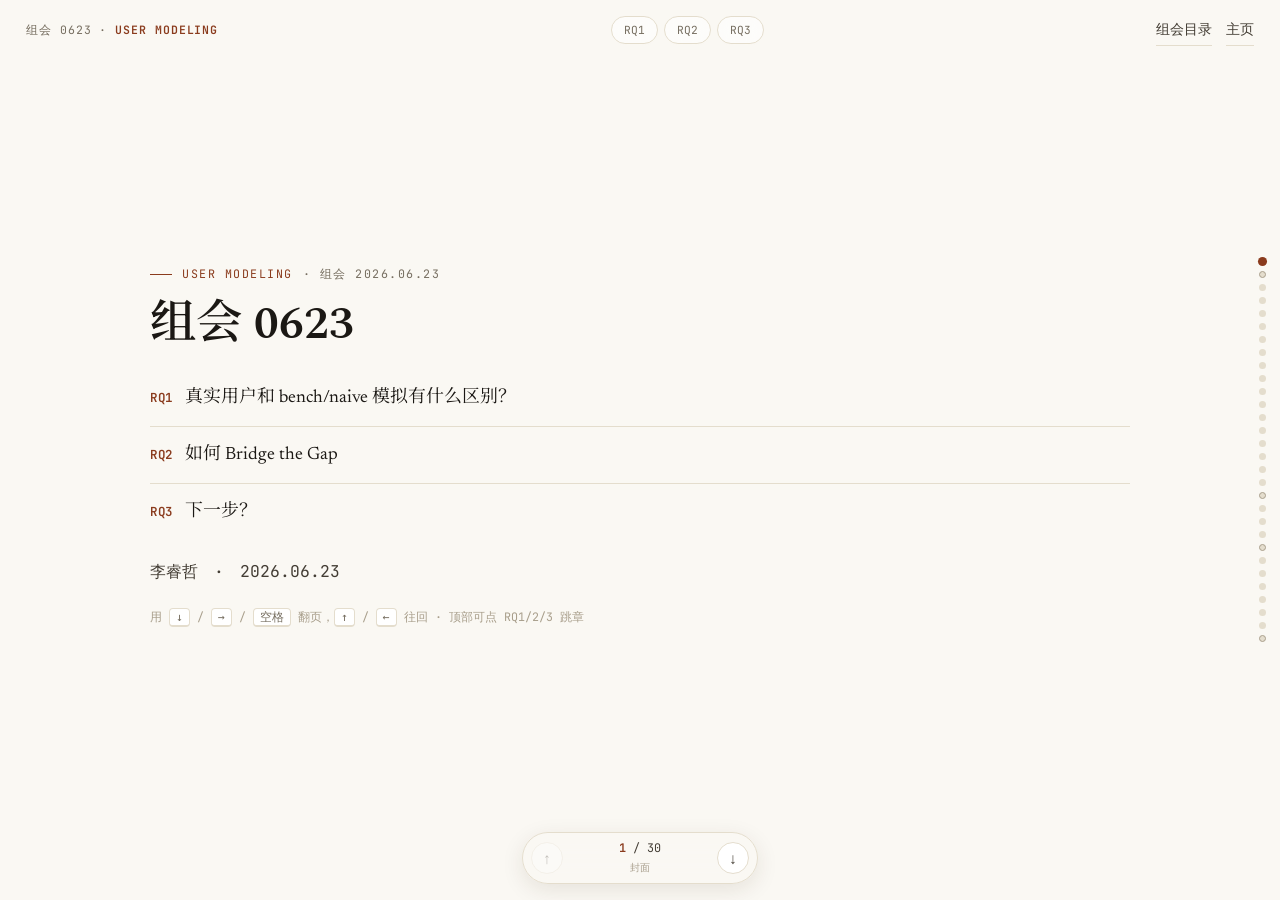
<file: 组会/260624/index.html>
<!DOCTYPE html>
<html lang="zh-CN">
<head>
<meta charset="UTF-8">
<meta name="viewport" content="width=device-width, initial-scale=1.0">
<meta name="theme-color" content="#faf8f3">
<meta name="description" content="组会 0623 · 用户建模 · RQ1 真实 vs 模拟 / RQ2 Bridge the Gap / RQ3 下一步">
<title>用户建模 · 组会 0623</title>

<link rel="preconnect" href="https://fonts.googleapis.com">
<link rel="preconnect" href="https://fonts.gstatic.com" crossorigin>
<link href="https://fonts.googleapis.com/css2?family=Spectral:ital,wght@0,400;0,500;0,600;1,400&family=Newsreader:ital,opsz,wght@0,6..72,400;0,6..72,500;0,6..72,600;1,6..72,400&family=JetBrains+Mono:wght@400;500;600&family=Noto+Serif+SC:wght@400;500;600;700&display=swap" rel="stylesheet">

<style>
:root{
  --bg:#faf8f3; --surface:#ffffff; --surface-2:#f4efe4;
  --ink:#1b1814; --ink-2:#433d34; --ink-3:#766e60; --ink-4:#a89e8b;
  --accent:#8a3b1d; --accent-2:#6a4a16; --rule:#e4ddcd; --rule-2:#efe9db;
  --pos:#3a5a44; --neg:#7d3a2c; --blue:#2f5275;
  --display:"Spectral","Noto Serif SC",Georgia,serif;
  --body:"Newsreader","Noto Serif SC",Georgia,serif;
  --mono:"JetBrains Mono",monospace;
}
*{margin:0;padding:0;box-sizing:border-box}
html,body{height:100%}
body{background:var(--bg);color:var(--ink);font-family:var(--body);font-size:18px;line-height:1.68;-webkit-font-smoothing:antialiased;overflow:hidden}
a{color:var(--accent);text-decoration:none;border-bottom:1px solid rgba(138,59,29,.3)}
a:hover{border-bottom-color:var(--accent)}
::selection{background:#e7d9c4}
b{font-weight:600}
em{font-style:normal;color:var(--accent)}
.en{font-family:var(--mono);font-size:.92em}

#bar{position:fixed;top:0;left:0;height:2px;width:0;background:var(--accent);z-index:80;transition:width .35s ease}

.chrome{position:fixed;top:0;left:0;right:0;z-index:70;display:flex;justify-content:space-between;align-items:center;padding:14px 26px;pointer-events:none;gap:14px}
.chrome .l{font-family:var(--mono);font-size:.72rem;letter-spacing:.08em;color:var(--ink-3);text-transform:uppercase}
.chrome .l b{color:var(--accent)}
.rqnav{display:flex;gap:6px;pointer-events:auto}
.rqnav a{font-family:var(--mono);font-size:.7rem;color:var(--ink-3);border:1px solid var(--rule);border-radius:20px;padding:4px 12px;background:rgba(255,255,255,.6);-webkit-backdrop-filter:blur(8px);backdrop-filter:blur(8px);transition:.2s}
.rqnav a:hover{color:var(--accent);border-color:var(--accent)}
.rqnav a.on{color:#fff;background:var(--accent);border-color:var(--accent)}
.chrome .home{pointer-events:auto;font-family:var(--mono);font-size:.72rem;color:var(--ink-2);border:none;border-bottom:1px solid var(--rule)}
.chrome .home:hover{color:var(--accent);border-bottom-color:var(--accent)}

.deck{height:100vh;overflow-y:auto;scroll-snap-type:y mandatory;scroll-behavior:smooth;scrollbar-width:none}
.deck::-webkit-scrollbar{display:none}
.slide{min-height:100vh;scroll-snap-align:start;scroll-snap-stop:always;display:flex;flex-direction:column;justify-content:center;padding:74px 34px 82px;position:relative}
.in{max-width:980px;margin:0 auto;width:100%}

.kick{font-family:var(--mono);font-size:.73rem;letter-spacing:.13em;text-transform:uppercase;color:var(--accent);display:flex;align-items:center;gap:10px;margin-bottom:14px}
.kick::before{content:"";width:22px;height:1px;background:var(--accent)}
.kick .dim{color:var(--ink-3)}

h1.title{font-family:var(--display);font-weight:600;font-size:clamp(2rem,5vw,2.9rem);line-height:1.16;margin-bottom:16px}
h2.head{font-family:var(--display);font-weight:600;font-size:clamp(1.4rem,3vw,1.85rem);line-height:1.28;margin-bottom:12px}
h3.sub{font-family:var(--display);font-weight:600;font-size:1.16rem;margin:14px 0 6px}
h3.sub .en{color:var(--accent);font-size:.86em}
.slide p{color:var(--ink-2);margin:10px 0;font-size:1.02rem}
.slide p b{color:var(--ink)}
.lead{font-size:1.12rem!important;color:var(--ink)!important}
.muted{color:var(--ink-3)!important;font-size:.95rem!important}
.intro{font-size:1.04rem;color:var(--ink-2);margin:8px 0}

.pmeta{font-family:var(--mono);font-size:.76rem;color:var(--ink-3);margin-bottom:8px}
.pmeta .v{color:var(--accent)}

ul.b{list-style:none;margin:10px 0}
ul.b li{position:relative;padding-left:20px;margin:6px 0;color:var(--ink-2);font-size:1rem}
ul.b li::before{content:"—";position:absolute;left:0;color:var(--ink-4)}
ul.b li b{color:var(--ink)}
ol.n{list-style:none;counter-reset:c;margin:10px 0}
ol.n>li{counter-increment:c;position:relative;padding-left:30px;margin:9px 0;color:var(--ink-2);font-size:1.01rem}
ol.n>li::before{content:counter(c);position:absolute;left:0;top:-1px;width:20px;height:20px;border-radius:50%;background:var(--accent);color:#fff;font-family:var(--mono);font-size:.72rem;display:flex;align-items:center;justify-content:center}

.cards{display:grid;grid-template-columns:1fr 1fr;gap:12px;margin-top:12px}
.card{padding:13px 16px;border:1px solid var(--rule);border-radius:7px;background:var(--surface)}
.card h4{font-family:var(--display);font-weight:600;font-size:1.02rem;margin-bottom:4px;color:var(--ink)}
.card h4 .en{color:var(--accent);font-size:.78em}
.card p{margin:5px 0 0;font-size:.9rem;color:var(--ink-3);line-height:1.5}

.reasons{display:grid;grid-template-columns:repeat(3,1fr);gap:12px;margin-top:12px}
.reason{padding:14px 16px;border:1px solid var(--rule);border-radius:7px;background:var(--surface)}
.reason .t{font-family:var(--mono);font-size:.7rem;letter-spacing:.03em;color:var(--accent);margin-bottom:6px}
.reason p{margin:0;font-size:.9rem;color:var(--ink-3);line-height:1.5}

.exg{display:grid;grid-template-columns:1fr 1.05fr;gap:16px;margin:12px 0;align-items:start}
.ex{border:1px solid var(--rule);border-radius:9px;overflow:hidden;background:var(--surface)}
.ex .h{font-family:var(--mono);font-size:.7rem;letter-spacing:.06em;text-transform:uppercase;padding:8px 14px;border-bottom:1px solid var(--rule);color:var(--ink-3);background:var(--surface-2)}
.ex .body{padding:12px 15px}
.ex.single .body{font-style:italic;color:var(--ink-2);font-size:.95rem}
.ex .cap{font-size:.84rem;color:var(--ink-3);margin:0 0 6px}
.bubble{display:block;background:var(--surface-2);border:1px solid var(--rule);border-radius:13px;padding:6px 12px;margin:6px 0;font-size:.9rem;color:var(--ink);width:fit-content;max-width:100%}
.bubble.first{background:var(--accent);color:#fff;border-color:var(--accent)}

figure{margin:14px 0 4px}
figure .frame{border:1px solid var(--rule);border-radius:7px;overflow:hidden;background:#fff;display:flex;justify-content:center;align-items:center}
figure img{display:block;max-width:100%;max-height:46vh;width:auto;height:auto}
figure.tall img{max-height:64vh}
figcaption{margin-top:7px;font-size:.8rem;line-height:1.45;color:var(--ink-4);font-family:var(--mono)}
.figrow{display:grid;gap:14px}
.figrow.two{grid-template-columns:1fr 1fr}
.figrow figure{margin:0}
.figrow.two img{max-height:42vh}

.cols{display:grid;grid-template-columns:1.05fr .95fr;gap:26px;align-items:center}
.cols.narrow-fig{grid-template-columns:1.35fr .65fr}
.cols figure{margin:0}

.tbl-wrap{overflow:auto;margin:12px 0;max-height:64vh}
table{border-collapse:collapse;width:100%;font-size:.9rem}
caption{caption-side:top;text-align:left;font-size:.82rem;color:var(--ink-3);margin-bottom:7px;font-family:var(--mono)}
th,td{text-align:left;padding:8px 12px;border-bottom:1px solid var(--rule);vertical-align:top;line-height:1.45}
thead th{position:sticky;top:0;background:var(--surface-2);border-top:1px solid var(--ink);border-bottom:1px solid var(--ink);font-family:var(--mono);font-size:.68rem;letter-spacing:.03em;text-transform:uppercase;color:var(--ink-2);font-weight:600;z-index:1}
tbody tr:last-child td{border-bottom:1px solid var(--ink)}
td .dn{font-weight:600;color:var(--ink)}
td .mono{font-family:var(--mono);font-size:.86em;color:var(--ink-3)}
.t-c0 td:first-child,.t-c0 th:first-child{color:var(--accent);font-weight:600;white-space:nowrap}

pre.code{background:#241f1a;color:#e8dcc8;border-radius:8px;padding:15px 18px;overflow:auto;max-height:50vh;font-family:var(--mono);font-size:.8rem;line-height:1.6;margin:10px 0}
pre.code .cmd{color:#e3b341}
pre.code .ex{color:#9fb8a0}

.kv{display:flex;flex-wrap:wrap;gap:0;margin:14px 0;border:1px solid var(--rule);border-radius:6px;overflow:hidden}
.kv div{flex:1 1 0;min-width:110px;padding:11px 15px;border-right:1px solid var(--rule-2)}
.kv div:last-child{border-right:none}
.kv b{display:block;font-family:var(--display);font-weight:600;font-size:1.25rem;color:var(--accent);line-height:1.05}
.kv span{font-size:.78rem;color:var(--ink-3)}

.divider{background:var(--surface-2)}
.divider .rqbig{font-family:var(--mono);font-size:clamp(3rem,12vw,7rem);font-weight:600;color:var(--accent);line-height:1;letter-spacing:.02em}
.divider h2{font-family:var(--display);font-weight:600;font-size:clamp(1.6rem,4vw,2.4rem);margin:10px 0 22px;max-width:22ch}

.idx{font-size:.9rem}
.idx td:first-child{font-family:var(--display);font-weight:600;color:var(--ink)}
.idx .view{font-family:var(--mono);font-size:.74rem;color:var(--ink-3)}
.idx .view .v{color:var(--accent)}

.goal-note{margin-top:14px;padding:13px 16px;border-left:3px solid var(--accent);background:rgba(138,59,29,.05);border-radius:0 8px 8px 0;font-size:1rem;color:var(--ink)}
.goal-note .muted{display:block;margin-top:8px}
.qlabel{font-family:var(--mono);font-size:.8rem;color:var(--ink-3);margin:7px 0 2px}
ol.abc{list-style:none;counter-reset:abc;margin:4px 0 0 2px}
ol.abc>li{counter-increment:abc;position:relative;padding-left:26px;margin:9px 0;font-size:1.01rem;color:var(--ink-2)}
ol.abc>li::before{content:counter(abc,lower-alpha)".";position:absolute;left:0;top:0;font-family:var(--mono);color:var(--accent);font-weight:600}
ul.sub{list-style:none;margin:5px 0}
ul.sub li{position:relative;padding-left:18px;margin:4px 0;font-size:.95rem;color:var(--ink-3)}
ul.sub li::before{content:"–";position:absolute;left:0;color:var(--ink-4)}
.ans{margin:8px 0 2px;padding:10px 14px;border-left:3px solid var(--accent);background:rgba(138,59,29,.06);border-radius:0 7px 7px 0;font-size:.96rem;color:var(--ink)}
.idx td.empty{text-align:center;font-family:var(--mono);font-size:.8rem;color:var(--ink-4);padding:18px}

/* zoomable figures + lightbox */
figure .frame{cursor:zoom-in}
.lb{position:fixed;inset:0;z-index:200;background:rgba(18,14,10,.92);display:none;align-items:center;justify-content:center;padding:22px;overflow:auto;cursor:zoom-out;-webkit-backdrop-filter:blur(3px);backdrop-filter:blur(3px)}
.lb.open{display:flex}
.lb img{max-width:96vw;max-height:94vh;width:auto;height:auto;border-radius:6px;box-shadow:0 20px 60px rgba(0,0,0,.5);background:#fff;cursor:zoom-in}
.lb.zoom{align-items:flex-start;justify-content:flex-start}
.lb.zoom img{max-width:none;max-height:none;cursor:zoom-out}
.lb-hint{position:fixed;bottom:18px;left:50%;transform:translateX(-50%);font-family:var(--mono);font-size:.7rem;color:rgba(255,255,255,.72);z-index:201;pointer-events:none}

.hint{margin-top:22px;font-family:var(--mono);font-size:.73rem;color:var(--ink-4)}
.hint kbd{border:1px solid var(--rule);border-bottom-width:2px;border-radius:4px;padding:1px 6px;font-size:.72rem;color:var(--ink-3);background:var(--surface)}
.agenda{list-style:none;margin:18px 0}
.agenda li{padding:13px 0;border-bottom:1px solid var(--rule);font-size:1.12rem;color:var(--ink)}
.agenda li:last-child{border-bottom:none}
.agenda li b{font-family:var(--mono);font-size:.78rem;color:var(--accent);margin-right:12px;letter-spacing:.05em}

.hud{position:fixed;bottom:16px;left:50%;transform:translateX(-50%);z-index:75;display:flex;align-items:center;gap:12px;background:rgba(250,248,243,.92);-webkit-backdrop-filter:blur(12px);backdrop-filter:blur(12px);border:1px solid var(--rule);border-radius:50px;padding:6px 8px;box-shadow:0 6px 22px rgba(60,40,20,.1)}
.hud button{width:32px;height:32px;border-radius:50%;border:1px solid var(--rule);background:var(--surface);color:var(--ink-2);cursor:pointer;font-size:.95rem;display:flex;align-items:center;justify-content:center;transition:.2s}
.hud button:hover{border-color:var(--accent);color:var(--accent)}
.hud button:disabled{opacity:.3;cursor:default}
.hud .ctr{font-family:var(--mono);font-size:.74rem;color:var(--ink-2);min-width:130px;text-align:center}
.hud .ctr b{color:var(--accent)}
.hud .ctr .sec{display:block;font-size:.62rem;color:var(--ink-4);letter-spacing:.05em;margin-top:1px;white-space:nowrap;overflow:hidden;text-overflow:ellipsis;max-width:130px}

.rail{position:fixed;right:14px;top:50%;transform:translateY(-50%);z-index:75;display:flex;flex-direction:column;gap:6px}
.rail i{width:7px;height:7px;border-radius:50%;background:var(--rule);cursor:pointer;transition:.2s}
.rail i:hover{background:var(--ink-4)}
.rail i.on{background:var(--accent);transform:scale(1.3)}
.rail i[data-d="1"]{border:1px solid var(--ink-4)}

@media(max-width:820px){
  body{font-size:16px}
  .cols,.cards,.reasons,.exg,.figrow.two{grid-template-columns:1fr;gap:12px}
  .slide{padding:70px 18px 82px}
  .rail{display:none}
  figure img{max-height:38vh}
  .rqnav a{padding:4px 9px}
}
.slide-links{display:flex;align-items:center;gap:14px;flex:none;pointer-events:auto}
.chrome .slide-links .home{position:static;display:inline-flex;align-items:center;min-height:32px;font-size:14px;white-space:nowrap}
.slide-links a:focus-visible{outline:2px solid var(--accent);outline-offset:4px}
@media(max-width:820px){
  .chrome{flex-wrap:wrap;justify-content:space-between;padding:10px 18px;gap:8px;background:var(--bg)}
  .chrome .l{display:none}
  .slide-links{order:-1;flex-basis:100%;justify-content:flex-end}
  .deck .slide{padding-top:108px}
}
@media(prefers-reduced-motion:reduce){.deck{scroll-behavior:auto}}
</style>
</head>
<body>
<div id="bar"></div>

<div class="chrome">
  <div class="l">组会 0623 · <b>User Modeling</b></div>
  <nav class="rqnav"><a data-go="rq1">RQ1</a><a data-go="rq2">RQ2</a><a data-go="rq3">RQ3</a></nav>
  <nav class="slide-links" aria-label="站点导航"><a class="home" href="/group-meeting/">组会目录</a><a class="home" href="/">主页</a></nav>
</div>

<div class="deck" id="deck">

  <!-- COVER -->
  <section class="slide" data-rq="0" data-sec="封面">
    <div class="in">
      <div class="kick">User Modeling <span class="dim">· 组会 2026.06.23</span></div>
      <h1 class="title">组会 0623</h1>
      <ul class="agenda">
        <li><b>RQ1</b>真实用户和 bench/naive 模拟有什么区别？</li>
        <li><b>RQ2</b>如何 Bridge the Gap</li>
        <li><b>RQ3</b>下一步？</li>
      </ul>
      <p class="pmeta">李睿哲　·　2026.06.23</p>
      <div class="hint">用 <kbd>↓</kbd> / <kbd>→</kbd> / <kbd>空格</kbd> 翻页，<kbd>↑</kbd> / <kbd>←</kbd> 往回 · 顶部可点 RQ1/2/3 跳章</div>
    </div>
  </section>

  <!-- RQ1 DIVIDER -->
  <section class="slide divider" id="rq1" data-rq="1" data-sec="RQ1 · 总览">
    <div class="in">
      <div class="rqbig">RQ1</div>
      <h2>真实用户和 bench/naive 模拟有什么区别？</h2>
      <div class="tbl-wrap">
        <table class="idx">
          <thead><tr><th>标题</th><th>会议 / 作者 / 机构</th><th>时间</th><th>研究视角</th></tr></thead>
          <tbody>
            <tr><td>LLMS GET LOST IN MULTI-TURN CONVERSATION</td><td class="view"><span class="v">iclr25</span> best paper</td><td class="view">2025 May</td><td>信息多轮释放</td></tr>
            <tr><td>Modeling Distinct Human Interaction in Web Agents</td><td class="view">CMU · Graham Neubig</td><td class="view">2026 May</td><td>用户介入</td></tr>
            <tr><td>RealUserSim: Bridging the Reality Gap in Agent Benchmarking via Grounded User Simulation</td><td class="view">Salesforce AI Research</td><td class="view">2026 Apr</td><td>用户不合作</td></tr>
            <tr><td>HUMANLM: Simulating Users with State Alignment Beats Response Imitation</td><td class="view">Stanford · Shirley Wu</td><td class="view">2026 Feb</td><td>用户有深层意图</td></tr>
          </tbody>
        </table>
      </div>
    </div>
  </section>

  <!-- P1 motivation -->
  <section class="slide" data-rq="1" data-sec="P1 · LLMs Get Lost">
    <div class="in">
      <div class="kick">RQ1 · 信息多轮释放 <span class="dim">· LLMS GET LOST IN MULTI-TURN CONVERSATION</span></div>
      <div class="cols narrow-fig">
        <div>
          <div class="pmeta"><span class="v">iclr25 best paper</span> · 2025 May</div>
          <h3 class="sub">Motivation</h3>
          <p class="intro">现在的 LLM 在单轮、完整指令下表现很好，但一旦用户把需求拆散到多轮对话里逐步补充，模型性能和稳定性会显著下降。</p>
        </div>
        <figure><div class="frame"><img src="assets/img/p1-header.png" alt="LLMS GET LOST IN MULTI-TURN CONVERSATION"></div></figure>
      </div>
      <p class="muted">但在现实中，用户很多时候不会一次性把所有信息说清楚，而是在多轮的交互间补充完全。</p>
      <div class="exg">
        <div class="ex single"><div class="h">例如原始单轮任务可能是</div><div class="body">写一个 Python 函数，实现某个功能，要求处理空输入、返回特定格式、复杂度 O(n)、不要使用某个库。</div></div>
        <div class="ex"><div class="h">现实中 · 逐轮补充</div><div class="body">
          <p class="cap">例如第一轮说：</p>
          <span class="bubble first">帮我写一个函数。</span>
          <p class="cap">然后后面逐轮补充：</p>
          <span class="bubble">输入是一个列表。</span>
          <span class="bubble">需要处理空列表。</span>
          <span class="bubble">返回值要是字典。</span>
          <span class="bubble">复杂度最好是 O(n)。</span>
          <span class="bubble">不要用 pandas。</span>
        </div></div>
      </div>
    </div>
  </section>

  <!-- P1 sharding figure -->
  <section class="slide" data-rq="1" data-sec="P1 · Instruction Sharding">
    <div class="in">
      <div class="kick">P1 <span class="dim">· LLMs Get Lost in Multi-Turn Conversation</span></div>
      <figure><div class="frame"><img src="assets/img/p1-fig1.png" alt="Instruction Sharding 与 Conversation Simulation Types"></div></figure>
    </div>
  </section>

  <!-- P1 results table (右图单独一页，放前面) -->
  <section class="slide" data-rq="1" data-sec="P1 · 实验结果">
    <div class="in">
      <div class="kick">P1 <span class="dim">· Lost in Conversation 实验结果</span></div>
      <figure class="tall"><div class="frame"><img src="assets/img/p1-fig2.png" alt="Full / Concat / Sharded 实验结果"></div></figure>
    </div>
  </section>

  <!-- P1 aptitude / unreliability (左图 + 两个维度的解释) -->
  <section class="slide" data-rq="1" data-sec="P1 · Aptitude / Unreliability">
    <div class="in">
      <div class="kick">P1 <span class="dim">· 把性能下降拆成两个维度</span></div>
      <div class="cols">
        <div>
          <p>论文把性能下降拆成两个维度：</p>
          <ul class="b">
            <li><b>Aptitude</b>：近似“最好情况下模型能做到多好”，用 90th percentile 表示。</li>
            <li><b>Unreliability</b>：近似“同一个任务不同模拟轨迹之间波动有多大”，用 90th percentile 和 10th percentile 的差距表示。</li>
          </ul>
          <p>论文发现，Sharded 场景下模型平均性能显著下降，但主要原因不是 aptitude 大幅下降，而是 <b>unreliability 暴涨</b>。也就是说，模型并不是完全不会做，而是多轮对话中很容易走偏；一旦早期轨迹错了，后面就很难纠正。论文报告：从 Full 到 Sharded，模型 aptitude 平均只下降约 <b>16%</b>，但 unreliability 平均增加 <b>112%</b>，几乎翻倍。</p>
        </div>
        <figure><div class="frame"><img src="assets/img/p1-fig3.png" alt="Aptitude / Unreliability 可视化"></div></figure>
      </div>
    </div>
  </section>

  <!-- P1 why get lost -->
  <section class="slide" data-rq="1" data-sec="P1 · 为什么 get lost">
    <div class="in">
      <div class="kick">P1 <span class="dim">· 为什么模型会 “get lost”？</span></div>
      <p class="intro">论文总结了几个机制，比较有启发：</p>
      <div class="cards">
        <div class="card"><h4>过早给最终答案</h4><p>模型在信息还不完整时，就急着生成完整解法。比如用户只说“帮我写个函数”，模型就开始假设输入输出格式、边界条件、复杂度要求。问题在于，这些假设一旦写进对话历史，后面会变成“自我污染”的上下文。</p></div>
        <div class="card"><h4>过度依赖自己之前的错误答案</h4><p>当用户后续补充约束时，模型不是从任务状态重新建模，而是在旧答案上修修补补，结果就是越修越乱。论文把这个叫做 <span class="en">answer bloat</span>：多轮最终答案往往比 Full / Concat 长 20%–300%，但更长不等于更好，反而暗示模型不断叠加补丁、保留错误假设。</p></div>
        <div class="card"><h4>中间轮信息丢失</h4><p>论文还观察到一种 <span class="en">loss-in-middle-turns</span>：模型更容易关注开头和最后几轮，而忽略中间补充的信息。这和 long-context 的 lost-in-the-middle 很像，只是这里发生在 multi-turn conversation 里。</p></div>
        <div class="card"><h4>回复太啰嗦</h4><p>模型每一轮都输出很长的内容，会把自己的假设、解释、半成品答案不断塞进上下文，导致后续轮次的有效用户信息被稀释。这点和我们平时使用很一致：模型越早“自信地展开”，后面越难拉回来。</p></div>
      </div>
    </div>
  </section>

  <!-- P2 motivation -->
  <section class="slide" data-rq="1" data-sec="P2 · Web Agents">
    <div class="in">
      <div class="kick">RQ1 · 用户介入 <span class="dim">· Modeling Distinct Human Interaction in Web Agents</span></div>
      <div class="cols narrow-fig">
        <div>
          <div class="pmeta">CMU · <span class="v">Graham Neubig</span> · 2026 May</div>
          <h3 class="sub">Motivation</h3>
          <p class="intro">不要只把 Web Agent 当成全自动执行器，而要显式建模“用户什么时候会介入、为什么介入、介入后是否还会把控制权交还给 agent”。</p>
        </div>
        <figure><div class="frame"><img src="assets/img/p2-header.png" alt="Modeling Distinct Human Interaction in Web Agents"></div></figure>
      </div>
      <p class="muted">传统 Web Agent 大多默认一个范式：用户给任务 → agent 自动规划 → agent 自动执行 → 最后返回结果。但真实使用中，用户经常会中途介入，例如：</p>
      <ul class="b">
        <li>agent 点错了；</li>
        <li>agent 忽略了用户隐含偏好；</li>
        <li>agent 面对复杂网页组件卡住了；</li>
        <li>用户突然发现自己没有把需求说清楚；</li>
        <li>当前操作风险太高，用户想自己接管。</li>
      </ul>
      <p class="muted">论文认为，现有 agent 的问题不是单纯“不够自动化”，而是 <b>不知道什么时候该自动、什么时候该停下来让用户介入</b>。如果 agent 太自主，它会越过关键决策点；如果 agent 太频繁确认，又会打断用户，降低效率。</p>
    </div>
  </section>

  <!-- P2 task + dataset -->
  <section class="slide" data-rq="1" data-sec="P2 · 任务定义 & 数据集">
    <div class="in">
      <div class="kick">P2 <span class="dim">· 任务定义 & 数据集</span></div>
      <div class="cols">
        <div>
          <h3 class="sub">任务定义</h3>
          <p>预测每一个时间步用户是否会中途介入。</p>
          <h3 class="sub">数据集</h3>
          <p>作者收集了一个真实人类和 Web Agent 协作的数据集 <b>CowCorpus</b>，包含 <b>400 条真实用户 Web 导航轨迹</b>，总计 <b>4200+ 个交错的人类/agent action</b>。</p>
        </div>
        <div>
          <p class="muted">数据采集方式是：20 个用户，每人完成 20 个任务，其中 10 个是从 Mind2Web 选出来的标准任务，10 个是用户自己选择的 free-form tasks。总计就是 20 × 20 = <b>400 条 human-agent collaborative web trajectories</b>。论文记录每一步是谁做的，是 agent 还是 human，以及时间戳和网页快照。</p>
        </div>
      </div>
    </div>
  </section>

  <!-- P2 reasons -->
  <section class="slide" data-rq="1" data-sec="P2 · 用户介入原因">
    <div class="in">
      <div class="kick">P2 <span class="dim">· 用户介入原因（论文总结成三类）</span></div>
      <div class="reasons">
        <div class="reason"><div class="t">Error Correction and Recovery</div><p>用户介入是为了纠错。比如 agent 点错元素、提前执行不该执行的操作，或者陷入重复无效动作。论文举例说，agent 在产品搜索还没完成前，就过早选择了 location filter；或者 agent 一直循环做无效动作，用户只好接管几步把任务拉回正轨。</p></div>
        <div class="reason"><div class="t">Preference Misalignment</div><p>用户介入是为了修正偏好不匹配。很多时候用户一开始没有把偏好写完整，比如价格、地点、品牌、筛选条件。agent 执行到中途，用户看到它的行为不符合自己真实偏好，才补充说明。论文举了“买牙膏时用户没提前指定品牌，看到 agent 中间动作后才补充偏好”的例子。</p></div>
        <div class="reason"><div class="t">Assistive Intervention</div><p>用户介入不是因为 agent 逻辑错了，而是因为网页环境太复杂，比如 dropdown、captcha、dynamic layout、复杂 DOM，或者页面资源没加载出来。用户也可能为了避免不可恢复错误而主动接管。</p></div>
      </div>
    </div>
  </section>

  <!-- P2 styles -->
  <section class="slide" data-rq="1" data-sec="P2 · 用户协作风格">
    <div class="in">
      <div class="kick">P2 <span class="dim">· 用户协作风格</span></div>
      <p class="muted">对用户进行聚类，得到四类协作模式：</p>
      <div class="cols">
        <figure><div class="frame"><img src="assets/img/p2-styles.png" alt="四类协作风格聚类"></div></figure>
        <div class="tbl-wrap">
          <table>
            <thead><tr><th>类型</th><th>特征</th><th>我的理解</th></tr></thead>
            <tbody>
              <tr><td class="dn">Hands-off</td><td>很少介入，让 agent 基本端到端执行</td><td>信任 agent，低监督</td></tr>
              <tr><td class="dn">Hands-on</td><td>频繁介入，但会和 agent 来回交替控制</td><td>高监督，共同执行</td></tr>
              <tr><td class="dn">Collaborative</td><td>选择性介入，介入后通常交还控制权</td><td>理想协作型用户</td></tr>
              <tr><td class="dn">Takeover</td><td>介入较晚，但一旦介入就不太交还控制权</td><td>agent 失控后用户接管</td></tr>
            </tbody>
          </table>
        </div>
      </div>
    </div>
  </section>

  <!-- P2 predict -->
  <section class="slide" data-rq="1" data-sec="P2 · 能否预测介入">
    <div class="in">
      <div class="kick">P2 <span class="dim">· 能否预测用户何时介入</span></div>
      <figure><div class="frame"><img src="assets/img/p2-predict.png" alt="预测用户何时介入"></div></figure>
    </div>
  </section>

  <!-- P3 motivation -->
  <section class="slide" data-rq="1" data-sec="P3 · RealUserSim">
    <div class="in">
      <div class="kick">RQ1 · 用户不合作 <span class="dim">· RealUserSim</span></div>
      <div class="cols narrow-fig">
        <div>
          <div class="pmeta"><span class="v">Salesforce AI Research</span> · 2026 Apr</div>
          <h3 class="sub">Motivation：用户不合作</h3>
          <p class="intro">现在很多 agent benchmark，例如 τ-bench，会用 LLM 扮演用户，让 agent 和这个 simulated user 多轮交互。问题是：这个 simulated user 往往不像真实人类。</p>
        </div>
        <figure><div class="frame"><img src="assets/img/p3-header.png" alt="RealUserSim"></div></figure>
      </div>
      <p class="muted">论文指出现有 user simulation 有两个核心问题。 →</p>
    </div>
  </section>

  <!-- P3 two problems -->
  <section class="slide" data-rq="1" data-sec="P3 · 两个核心问题">
    <div class="in">
      <div class="kick">P3 <span class="dim">· 现有 user simulation 的两个核心问题</span></div>
      <div class="card" style="margin-bottom:14px"><h4>第一个：Formalism Ceiling</h4><p>没有约束的 LLM simulator 默认会变成“礼貌、完整、语法正确、合作度很高”的用户。换句话说，它不像真实用户，更像另一个 assistant。论文发现，在没有真实 profile 的 baseline 下，style-related dimensions 的匹配率只有 <b>6%–8%</b>，因为 LLM 会把所有用户都“正规化”为工整表达。</p></div>
      <div class="card"><h4>第二个：Directive Amplification</h4><p>如果 benchmark 手写行为指令，比如“你是一个非常愤怒的顾客”，不同 simulator model 会把这个指令放大成很夸张的表演：有的会写 <span class="en">sobbing</span>、<span class="en">choking back tears</span> 这种舞台动作，有的只是说“我很 upset”。同一个 directive 在不同 simulator 上产生不同强度的行为，导致 benchmark 难度不稳定、不同 simulator 结果不可比。</p></div>
    </div>
  </section>

  <!-- P3 method -->
  <section class="slide" data-rq="1" data-sec="P3 · 方法">
    <div class="in">
      <div class="kick">P3 <span class="dim">· 方法</span></div>
      <div class="cols">
        <div>
          <p>RealUserSim 的方法很直接：<b>从真实人类-LLM 对话里抽取用户行为 profile，然后把这个 profile 注入到 user simulator 的 prompt 里。</b></p>
          <p class="muted">它用了 WildChat-4.8M 作为真实对话来源。作者从 3.2M conversations 中筛选出 <b>21,637 条英文、多轮、GPT-4o 轨迹</b>，覆盖 <b>7,311 个 unique users</b>，最后构造了 <b>7,275 个 executable behavioral profiles</b>。</p>
          <div class="tbl-wrap" style="max-height:30vh">
            <table>
              <thead><tr><th>部分</th><th>内容</th><th>作用</th></tr></thead>
              <tbody>
                <tr><td class="dn">Demographics</td><td>年龄、教育、性别、职业、地点等，部分来自显式披露，部分来自推断</td><td>提供用户背景</td></tr>
                <tr><td class="dn">Additional background</td><td>从历史对话中总结的额外背景</td><td>增强上下文</td></tr>
                <tr><td class="dn">Communication style instructions</td><td>Command + Example 的风格手册</td><td>约束语言风格和交互方式</td></tr>
              </tbody>
            </table>
          </div>
        </div>
        <div>
          <p class="muted">每个 profile 不是一句泛泛的 persona，比如“informal user”，而是一个 <b>Executable Persona Manual</b>。格式是：</p>
          <pre class="code"><span class="cmd">Command:</span> 经常重复词语来强调
<span class="ex">Examples: "the most the most famous food";
          "there are there are huge differences"</span>

<span class="cmd">Command:</span> 用 hmm / ahh 表示犹豫
<span class="ex">Examples: "hmm i think the older people";
          "hmmm if we eat veegtables"</span>

<span class="cmd">Command:</span> 不满意时要求更多例子或选项
<span class="ex">Examples: "share a more short caption.";
          "share 10 more"</span></pre>
        </div>
      </div>
    </div>
  </section>

  <!-- P3 archetypes -->
  <section class="slide" data-rq="1" data-sec="P3 · 8 个行为 archetype">
    <div class="in">
      <div class="kick">P3 <span class="dim">· 行为 archetype</span></div>
      <p class="intro">论文对 7,273 个用户基于 48 个 binary linguistic traits 做 t-SNE + k-means，得到 8 个行为 archetype。</p>
      <div class="cols">
        <div class="tbl-wrap" style="max-height:62vh">
        <table class="t-c0">
          <thead><tr><th>Cluster</th><th>典型特征</th><th>用户数</th></tr></thead>
          <tbody>
            <tr><td>C0</td><td>complete sentences + structured lists + exclamation marks</td><td class="mono">1,007</td></tr>
            <tr><td>C1</td><td>rhetorical questions + informal language + formal language</td><td class="mono">592</td></tr>
            <tr><td>C2</td><td>emoji + slang + exclamation marks</td><td class="mono">541</td></tr>
            <tr><td>C3</td><td>direct requests + greetings/sign-offs + lowercase</td><td class="mono">853</td></tr>
            <tr><td>C4</td><td>domain-specific vocabulary + multi-sentence + polite language</td><td class="mono">1,157</td></tr>
            <tr><td>C5</td><td>missing articles + run-on sentences + first person</td><td class="mono">659</td></tr>
            <tr><td>C6</td><td>informal language + misspellings + lowercase “i”</td><td class="mono">1,065</td></tr>
            <tr><td>C7</td><td>first person + lowercase “i” + imperative sentences</td><td class="mono">1,399</td></tr>
          </tbody>
        </table>
        </div>
        <figure><div class="frame"><img src="assets/img/p3-problems.png" alt="48 维语言特征 t-SNE 聚类与人口构成"></div></figure>
      </div>
    </div>
  </section>

  <!-- P3 results -->
  <section class="slide" data-rq="1" data-sec="P3 · 结果">
    <div class="in">
      <div class="kick">P3 <span class="dim">· 结果</span></div>
      <p class="muted">论文分析了 NP 成功但 Real Persona 失败的轨迹，归纳出三类失败机制：</p>
      <div class="cols">
        <div class="figrow two">
          <figure><div class="frame"><img src="assets/img/p3-result1.png" alt="RealUserSim 结果 1"></div></figure>
          <figure><div class="frame"><img src="assets/img/p3-result2.png" alt="RealUserSim 结果 2"></div></figure>
        </div>
        <div class="tbl-wrap">
          <table>
            <thead><tr><th>失败机制</th><th>含义</th><th>例子</th></tr></thead>
            <tbody>
              <tr><td class="dn">Information loss</td><td>简短用户风格省略关键任务细节</td><td>用户只说“cancel the reservations as listed”，agent 多取消了不该取消的人</td></tr>
              <tr><td class="dn">Agent misinterpretation</td><td>激进/异常表达让 agent 误解意图</td><td>用户说 “GIMME A REFUND PLS”，agent 误以为用户要取消订单</td></tr>
              <tr><td class="dn">Compliance failure</td><td>用户 persona 和 benchmark 设定冲突</td><td>任务要求坚持退款 5 次再放弃，但 hesitant persona 第一次就同意取消</td></tr>
            </tbody>
          </table>
        </div>
      </div>
    </div>
  </section>

  <!-- P4 HumanLM -->
  <section class="slide" data-rq="1" data-sec="P4 · HumanLM">
    <div class="in">
      <div class="kick">RQ1 · 用户有深层意图 <span class="dim">· HUMANLM</span></div>
      <div class="pmeta">Stanford · <span class="v">Shirley Wu</span> · 2026 Feb</div>
      <figure class="tall"><div class="frame"><img src="assets/img/p4-header.png" alt="HUMANLM: Simulating Users with State Alignment Beats Response Imitation"></div></figure>
    </div>
  </section>

  <!-- RQ2 DIVIDER -->
  <section class="slide divider" id="rq2" data-rq="2" data-sec="RQ2 · 总览">
    <div class="in">
      <div class="rqbig">RQ2</div>
      <h2>如何 Bridge the Gap</h2>
      <div class="tbl-wrap">
        <table class="idx">
          <thead><tr><th>标题</th><th>会议 / 作者 / 机构</th><th>时间</th><th>研究视角</th></tr></thead>
          <tbody>
            <tr><td>FOUND IN CONVERSATION: LLMs Teach Themselves to Close the Multi-Turn Gap</td><td class="view">Stanford · Tianlang Chen, Shirley Wu, Jure Leskovec</td><td class="view">2026 May</td><td>弥合多轮 gap · 自蒸馏</td></tr>
          </tbody>
        </table>
      </div>
    </div>
  </section>

  <!-- RQ2 Found in Conversation -->
  <section class="slide" data-rq="2" data-sec="Found in Conversation">
    <div class="in">
      <div class="kick">RQ2 <span class="dim">· FOUND IN CONVERSATION: LLMs Teach Themselves to Close the Multi-Turn Gap</span></div>
      <div class="cols narrow-fig">
        <div>
          <h3 class="sub">Motivation</h3>
          <p class="intro">既然模型在 single-turn 下会做，为什么 multi-turn 下不会做？能不能把 single-turn 能力迁移到 multi-turn 行为里？</p>
          <p>作者的判断是：这个 gap 很大程度上是 <b>behavioral gap，不是 capability gap</b>。因为同一个模型面对同样信息，只是呈现形式不同，single-turn 能做而 multi-turn 不能做，说明能力已经在模型里，只是在多轮交互中没有稳定调用出来。</p>
        </div>
        <figure><div class="frame"><img src="assets/img/r2-header.png" alt="Found in Conversation"></div></figure>
      </div>
    </div>
  </section>

  <!-- RQ2 fig1 (左图单独一页) -->
  <section class="slide" data-rq="2" data-sec="Found in Conversation · 图 1">
    <div class="in">
      <div class="kick">RQ2 <span class="dim">· FOUND IN CONVERSATION</span></div>
      <figure class="tall"><div class="frame"><img src="assets/img/r2-fig1.png" alt="Found in Conversation 图 1"></div></figure>
    </div>
  </section>

  <!-- RQ2 fig2 -->
  <section class="slide" data-rq="2" data-sec="Found in Conversation · 图 2">
    <div class="in">
      <div class="kick">RQ2 <span class="dim">· FOUND IN CONVERSATION</span></div>
      <figure class="tall"><div class="frame"><img src="assets/img/r2-fig2.png" alt="Found in Conversation 图 2"></div></figure>
    </div>
  </section>

  <!-- RQ3 DIVIDER -->
  <section class="slide divider" id="rq3" data-rq="3" data-sec="RQ3 · 总览">
    <div class="in">
      <div class="rqbig">RQ3</div>
      <h2>下一步？</h2>
      <div class="tbl-wrap">
        <table class="idx">
          <thead><tr><th>标题</th><th>会议 / 作者 / 机构</th><th>时间</th><th>研究视角</th></tr></thead>
          <tbody>
            <tr><td>SWE-chat: Coding Agent Interactions From Real Users in the Wild</td><td class="view">Stanford · Baumann, Padmakumar, Li, Yang, Yang, Koyejo</td><td class="view">2026 Apr</td><td>新的数据集</td></tr>
            <tr><td>ISO 24617-2: A semantically-based standard for dialogue annotation</td><td class="view"><span class="v">LREC 2012</span> · Bunt, Alexandersson, Choe, Fang, Hasida, Petukhova, Popescu-Belis, Traum</td><td class="view">2012</td><td>可能的工具</td></tr>
          </tbody>
        </table>
      </div>
    </div>
  </section>

  <!-- RQ3 SWE-chat 1 -->
  <section class="slide" data-rq="3" data-sec="新的数据集 — SWE-chat">
    <div class="in">
      <div class="kick">RQ3 <span class="dim">· 新的数据集 — SWE-chat</span></div>
      <div class="figrow two">
        <figure><div class="frame"><img src="assets/img/swe1.png" alt="SWE-chat 1"></div></figure>
        <figure><div class="frame"><img src="assets/img/swe2.png" alt="SWE-chat 2"></div></figure>
      </div>
    </div>
  </section>
  <!-- RQ3 SWE-chat 2 -->
  <section class="slide" data-rq="3" data-sec="新的数据集 — SWE-chat">
    <div class="in">
      <div class="kick">RQ3 <span class="dim">· 新的数据集 — SWE-chat</span></div>
      <figure><div class="frame"><img src="assets/img/swe3.png" alt="SWE-chat 3"></div></figure>
    </div>
  </section>

  <!-- RQ3 ISO intro -->
  <section class="slide" data-rq="3" data-sec="可能的工具 — ISO-24617-2">
    <div class="in">
      <div class="kick">RQ3 <span class="dim">· 可能的工具？ISO-24617-2</span></div>
      <figure class="tall"><div class="frame"><img src="assets/img/iso1.png" alt="ISO-24617-2"></div></figure>
    </div>
  </section>

  <!-- RQ3 ISO dimensions -->
  <section class="slide" data-rq="3" data-sec="ISO-24617-2 · 维度">
    <div class="in">
      <div class="kick">ISO-24617-2 <span class="dim">· 维度</span></div>
      <div class="tbl-wrap">
        <table>
          <thead><tr><th>维度</th><th>标什么</th><th>例子</th></tr></thead>
          <tbody>
            <tr><td class="dn">Task</td><td>推进任务本身</td><td>请求、回答、建议、承诺、告知</td></tr>
            <tr><td class="dn">Auto-Feedback</td><td>说话者表达自己是否理解 / 感知到对方信息</td><td class="mono">“I see”, “I don’t understand”</td></tr>
            <tr><td class="dn">Allo-Feedback</td><td>说话者检查或回应对方是否理解</td><td class="mono">“Do you follow?”, “right?”</td></tr>
            <tr><td class="dn">Turn Management</td><td>管理谁说话、是否继续说</td><td class="mono">“uh”, “go ahead”, “let me finish”</td></tr>
            <tr><td class="dn">Time Management</td><td>管理时间、暂停、延后</td><td class="mono">“wait a second”, “hold on”</td></tr>
            <tr><td class="dn">Discourse Structuring</td><td>组织话语结构</td><td class="mono">“first”, “by the way”, “to summarize”</td></tr>
            <tr><td class="dn">Own Communication Management</td><td>修正自己的表达</td><td class="mono">“I mean…”, “let me rephrase”</td></tr>
            <tr><td class="dn">Partner Communication Management</td><td>处理对方表达问题</td><td class="mono">“Did you say X?”, “could you repeat?”</td></tr>
            <tr><td class="dn">Social Obligations Management</td><td>礼貌、问候、道歉、感谢、告别</td><td class="mono">“thanks”, “sorry”, “hello”</td></tr>
            <tr><td class="dn">Contact Management</td><td>建立/保持/检查接触通道</td><td class="mono">“hello?”, “are you there?”</td></tr>
            <tr><td class="dn">Task Management</td><td>管理任务流程、阶段、规划</td><td class="mono">“let’s move to the next step”</td></tr>
          </tbody>
        </table>
      </div>
    </div>
  </section>

  <!-- RQ3 ISO functions + DAG -->
  <section class="slide" data-rq="3" data-sec="ISO-24617-2 · Function & DAG">
    <div class="in">
      <div class="kick">ISO-24617-2 <span class="dim">· Function & SWE-chat 依赖 DAG</span></div>
      <div class="cols">
        <div class="tbl-wrap" style="max-height:64vh">
          <table>
            <thead><tr><th>Function</th><th>例子</th></tr></thead>
            <tbody>
              <tr><td class="dn">Inform</td><td class="mono">“We prefer zip.”</td></tr>
              <tr><td class="dn">Answer</td><td class="mono">“Yes, 50 is the default chunk size.”</td></tr>
              <tr><td class="dn">Confirm</td><td class="mono">“That’s correct.”</td></tr>
              <tr><td class="dn">Disconfirm</td><td class="mono">“No, that’s not what I mean.”</td></tr>
              <tr><td class="dn">Correction</td><td class="mono">“Actually, I meant DRB-II, not DRB1.”</td></tr>
              <tr><td class="dn">……</td><td class="mono">……</td></tr>
            </tbody>
          </table>
        </div>
        <figure class="tall"><div class="frame"><img src="assets/img/iso2.svg" alt="SWE-chat Turn Dependency DAGs"></div></figure>
      </div>
    </div>
  </section>

  <!-- RQ3 our goals -->
  <section class="slide" data-rq="3" data-sec="我们的目标">
    <div class="in">
      <div class="kick">RQ3 <span class="dim">· 我们的目标</span></div>
      <ol class="n">
        <li>研究为何有些 benchmark 上的高分模型实际表现并不行——除去测试集泄漏，是否有 bench 本身的问题</li>
        <li>benchmark 如何改造以指导方法研究
          <div class="qlabel">问题：</div>
          <ol class="abc">
            <li>interactive 是否一定会造成性能下降——不是
              <ul class="sub">
                <li>interactive bench 实际改造过程中，多轮交互的题目<b>反而性能提升</b></li>
                <li>性能下降的核心不是 interactive，而是用户的<b>不合作</b>（例如 lost in the middle 的信息给予不全）；在 interactive bench 的改造中，有的改造太“合作”了，甚至可以说是在“指导”agent</li>
              </ul>
            </li>
            <li>是否要 100% 模拟现在用户的行为？
              <ul class="sub">
                <li>Neubig 的文章研究了“用户接管”这一行为，这一行为是否有必要体现在 eval 中？</li>
              </ul>
              <div class="ans">——个人人为不用，Human Agent Interactive 的<b>理想状态</b>应该是 vibe coding。除了权限与偏好澄清，agent 不应当主动要求与人类交互。Agent 也没有理由认为人类一定比自己强从而请求人类的指导。</div>
            </li>
            <li>可能的切入点：multi-tasking / multi-thread？</li>
          </ol>
        </li>
      </ol>
    </div>
  </section>

  <!-- END -->
  <section class="slide divider" data-rq="3" data-sec="结束">
    <div class="in" style="text-align:center">
      <div class="kick" style="justify-content:center">谢谢 <span class="dim">· 组会 0623 · 用户建模</span></div>
      <p class="muted"><a href="/group-meeting/">返回组会目录</a> · <a href="/">主页</a></p>
    </div>
  </section>

</div>

<div class="lb" id="lb"><img alt=""><div class="lb-hint">点击图片切换原始大小 · Esc / 点击空白处关闭</div></div>

<div class="rail" id="rail"></div>

<div class="hud">
  <button id="prev" aria-label="上一页">↑</button>
  <div class="ctr"><span><b id="cur">1</b> / <span id="tot">0</span></span><span class="sec" id="secname">封面</span></div>
  <button id="next" aria-label="下一页">↓</button>
</div>

<script>
const deck=document.getElementById('deck');
const slides=[...deck.querySelectorAll('.slide')];
const rail=document.getElementById('rail');
const curEl=document.getElementById('cur'), totEl=document.getElementById('tot'), secEl=document.getElementById('secname');
const prevB=document.getElementById('prev'), nextB=document.getElementById('next'), bar=document.getElementById('bar');
const rqLinks=[...document.querySelectorAll('.rqnav a')];
let idx=0;
totEl.textContent=slides.length;

slides.forEach((s,i)=>{const d=document.createElement('i');d.title=s.dataset.sec||'';if(s.classList.contains('divider'))d.dataset.d='1';d.addEventListener('click',()=>go(i));rail.appendChild(d);});
const dots=[...rail.children];

function paint(){
  curEl.textContent=idx+1;
  secEl.textContent=slides[idx].dataset.sec||'';
  bar.style.width=(idx/(slides.length-1)*100)+'%';
  dots.forEach((d,i)=>d.classList.toggle('on',i===idx));
  prevB.disabled=idx===0; nextB.disabled=idx===slides.length-1;
  const rq=slides[idx].dataset.rq;
  rqLinks.forEach(a=>a.classList.toggle('on',a.dataset.go==='rq'+rq));
}
function go(i){idx=Math.max(0,Math.min(slides.length-1,i));slides[idx].scrollIntoView({behavior:'smooth'});paint();}

const io=new IntersectionObserver((es)=>{es.forEach(e=>{if(e.isIntersecting){idx=slides.indexOf(e.target);paint();}});},{root:deck,threshold:.55});
slides.forEach(s=>io.observe(s));

prevB.onclick=()=>go(idx-1);
nextB.onclick=()=>go(idx+1);
rqLinks.forEach(a=>a.addEventListener('click',()=>{const t=document.getElementById(a.dataset.go);if(t)go(slides.indexOf(t));}));
/* lightbox: click any figure to zoom; click image toggles actual size; backdrop/Esc closes */
const lb=document.getElementById('lb'), lbImg=lb.querySelector('img');
document.querySelectorAll('figure .frame').forEach(fr=>{
  fr.addEventListener('click',()=>{const im=fr.querySelector('img');if(!im)return;lbImg.src=im.currentSrc||im.src;lb.classList.add('open');lb.classList.remove('zoom');lb.scrollTop=0;lb.scrollLeft=0;});
});
lb.addEventListener('click',e=>{ if(e.target===lbImg){lb.classList.toggle('zoom');} else {lb.classList.remove('open','zoom');} });

addEventListener('keydown',e=>{
  if(lb.classList.contains('open')){ if(e.key==='Escape'){lb.classList.remove('open','zoom');} return; }
  if(['ArrowDown','ArrowRight','PageDown',' '].includes(e.key)){e.preventDefault();go(idx+1);}
  else if(['ArrowUp','ArrowLeft','PageUp'].includes(e.key)){e.preventDefault();go(idx-1);}
  else if(e.key==='Home'){e.preventDefault();go(0);}
  else if(e.key==='End'){e.preventDefault();go(slides.length-1);}
});
paint();
</script>
</body>
</html>
</file>
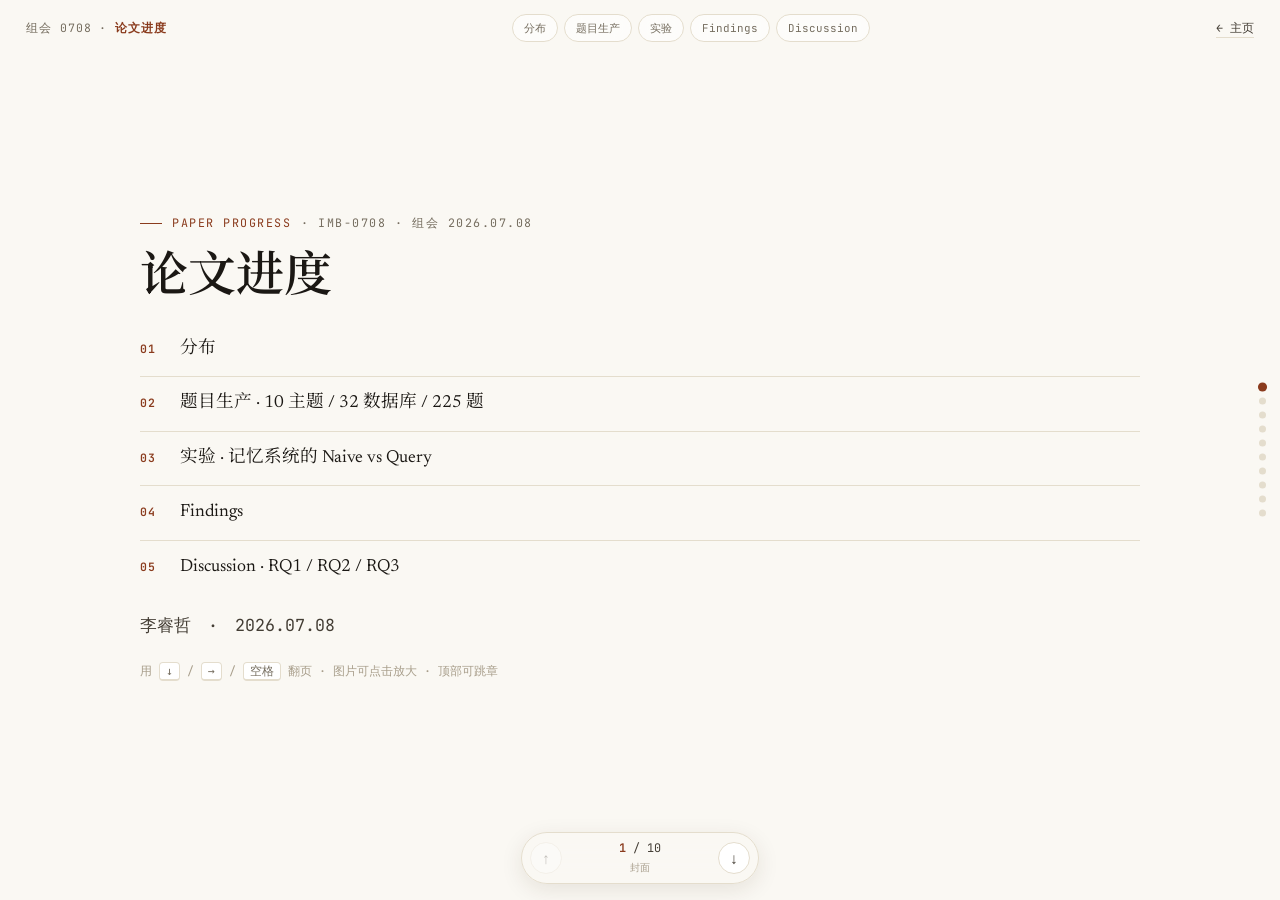
<file: 组会/260708/index.html>
<!DOCTYPE html>
<html lang="zh-CN">
<head>
<meta charset="UTF-8">
<meta name="viewport" content="width=device-width, initial-scale=1.0">
<meta name="theme-color" content="#faf8f3">
<meta name="description" content="组会 0708 · 论文进度 · 题目生产 / 实验 / Findings / Discussion">
<title>论文进度 · 组会 0708</title>

<link rel="preconnect" href="https://fonts.googleapis.com">
<link rel="preconnect" href="https://fonts.gstatic.com" crossorigin>
<link href="https://fonts.googleapis.com/css2?family=Spectral:ital,wght@0,400;0,500;0,600;1,400&family=Newsreader:ital,opsz,wght@0,6..72,400;0,6..72,500;0,6..72,600;1,6..72,400&family=JetBrains+Mono:wght@400;500;600&family=Noto+Serif+SC:wght@400;500;600;700&display=swap" rel="stylesheet">

<style>
:root{
  --bg:#faf8f3; --surface:#ffffff; --surface-2:#f4efe4;
  --ink:#1b1814; --ink-2:#433d34; --ink-3:#766e60; --ink-4:#a89e8b;
  --accent:#8a3b1d; --accent-2:#6a4a16; --rule:#e4ddcd; --rule-2:#efe9db;
  --pos:#3a5a44; --neg:#b1462c; --blue:#2f5275;
  --display:"Spectral","Noto Serif SC",Georgia,serif;
  --body:"Newsreader","Noto Serif SC",Georgia,serif;
  --mono:"JetBrains Mono",monospace;
}
*{margin:0;padding:0;box-sizing:border-box}
html,body{height:100%}
body{background:var(--bg);color:var(--ink);font-family:var(--body);font-size:18px;line-height:1.68;-webkit-font-smoothing:antialiased;overflow:hidden}
a{color:var(--accent);text-decoration:none;border-bottom:1px solid rgba(138,59,29,.3)}
a:hover{border-bottom-color:var(--accent)}
::selection{background:#e7d9c4}
b{font-weight:600}
em{font-style:normal;color:var(--accent)}
.en{font-family:var(--mono);font-size:.92em}

#bar{position:fixed;top:0;left:0;height:2px;width:0;background:var(--accent);z-index:80;transition:width .35s ease}

.chrome{position:fixed;top:0;left:0;right:0;z-index:70;display:flex;justify-content:space-between;align-items:center;padding:14px 26px;pointer-events:none;gap:14px}
.chrome .l{font-family:var(--mono);font-size:.72rem;letter-spacing:.08em;color:var(--ink-3);text-transform:uppercase}
.chrome .l b{color:var(--accent)}
.chnav{display:flex;gap:6px;pointer-events:auto;flex-wrap:wrap;justify-content:center}
.chnav a{font-family:var(--mono);font-size:.68rem;color:var(--ink-3);border:1px solid var(--rule);border-radius:20px;padding:4px 11px;background:rgba(255,255,255,.6);-webkit-backdrop-filter:blur(8px);backdrop-filter:blur(8px);transition:.2s}
.chnav a:hover{color:var(--accent);border-color:var(--accent)}
.chnav a.on{color:#fff;background:var(--accent);border-color:var(--accent)}
.chrome .home{pointer-events:auto;font-family:var(--mono);font-size:.72rem;color:var(--ink-2);border:none;border-bottom:1px solid var(--rule)}
.chrome .home:hover{color:var(--accent);border-bottom-color:var(--accent)}

.deck{height:100vh;overflow-y:auto;scroll-snap-type:y mandatory;scroll-behavior:smooth;scrollbar-width:none}
.deck::-webkit-scrollbar{display:none}
.slide{min-height:100vh;scroll-snap-align:start;scroll-snap-stop:always;display:flex;flex-direction:column;justify-content:center;padding:78px 34px 82px;position:relative}
.in{max-width:1000px;margin:0 auto;width:100%}

.kick{font-family:var(--mono);font-size:.73rem;letter-spacing:.13em;text-transform:uppercase;color:var(--accent);display:flex;align-items:center;gap:10px;margin-bottom:16px}
.kick::before{content:"";width:22px;height:1px;background:var(--accent)}
.kick .dim{color:var(--ink-3)}

h1.title{font-family:var(--display);font-weight:600;font-size:clamp(2.1rem,5vw,3rem);line-height:1.14;margin-bottom:16px}
h2.head{font-family:var(--display);font-weight:600;font-size:clamp(1.45rem,3vw,1.9rem);line-height:1.28;margin-bottom:12px}
.slide p{color:var(--ink-2);margin:10px 0;font-size:1.04rem}
.slide p b{color:var(--ink)}
.lead{font-size:1.14rem!important;color:var(--ink)!important}
.muted{color:var(--ink-3)!important;font-size:.95rem!important}

.agenda{list-style:none;margin:18px 0}
.agenda li{padding:12px 0;border-bottom:1px solid var(--rule);font-size:1.1rem;color:var(--ink);display:flex;gap:14px;align-items:baseline}
.agenda li:last-child{border-bottom:none}
.agenda li b{font-family:var(--mono);font-size:.72rem;color:var(--accent);letter-spacing:.05em;min-width:26px}
.pmeta{font-family:var(--mono);font-size:.78rem;color:var(--ink-3);margin-top:6px}
.hint{margin-top:22px;font-family:var(--mono);font-size:.73rem;color:var(--ink-4)}
.hint kbd{border:1px solid var(--rule);border-bottom-width:2px;border-radius:4px;padding:1px 6px;font-size:.72rem;color:var(--ink-3);background:var(--surface)}

/* figure + lightbox */
figure{margin:8px 0 4px}
figure .frame{border:1px solid var(--rule);border-radius:7px;overflow:hidden;background:#fff;display:flex;justify-content:center;align-items:center;cursor:zoom-in}
figure img{display:block;max-width:100%;max-height:66vh;width:auto;height:auto}
figcaption{margin-top:8px;font-size:.8rem;line-height:1.5;color:var(--ink-4);font-family:var(--mono)}
.lb{position:fixed;inset:0;z-index:200;background:rgba(18,14,10,.92);display:none;align-items:center;justify-content:center;padding:22px;overflow:auto;cursor:zoom-out;-webkit-backdrop-filter:blur(3px);backdrop-filter:blur(3px)}
.lb.open{display:flex}
.lb img{max-width:96vw;max-height:94vh;width:auto;height:auto;border-radius:6px;box-shadow:0 20px 60px rgba(0,0,0,.5);background:#fff;cursor:zoom-in}
.lb.zoom{align-items:flex-start;justify-content:flex-start}
.lb.zoom img{max-width:none;max-height:none;cursor:zoom-out}
.lb-hint{position:fixed;bottom:18px;left:50%;transform:translateX(-50%);font-family:var(--mono);font-size:.7rem;color:rgba(255,255,255,.72);z-index:201;pointer-events:none}

/* cols */
.cols{display:grid;grid-template-columns:1fr 1fr;gap:26px;align-items:center}
.cols.tab-note{grid-template-columns:1.3fr .7fr}

/* tables */
.tbl-wrap{overflow:auto;margin:10px 0;max-height:70vh;border:1px solid var(--rule);border-radius:6px}
table{border-collapse:collapse;width:100%;font-size:.88rem}
th,td{text-align:left;padding:8px 12px;border-bottom:1px solid var(--rule);vertical-align:top;line-height:1.45}
thead th{position:sticky;top:0;background:var(--surface-2);border-bottom:1px solid var(--ink);font-family:var(--mono);font-size:.68rem;letter-spacing:.02em;text-transform:uppercase;color:var(--ink-2);font-weight:600;z-index:1}
tbody tr:last-child td{border-bottom:none}
td .dn{font-weight:600;color:var(--ink)}
td .mono,.mono{font-family:var(--mono);font-size:.92em}
.num{text-align:right;font-family:var(--mono);color:var(--ink-2)}

/* experiment table */
.exp table{font-size:.82rem;min-width:820px}
.exp thead th{text-align:center}
.exp thead tr:first-child th{border-bottom:1px solid var(--rule);background:var(--surface-2)}
.exp th.grp{color:var(--accent)}
.exp td:first-child{font-weight:600;color:var(--ink);white-space:nowrap;position:sticky;left:0;background:var(--bg)}
.exp td{text-align:center;font-family:var(--mono);font-size:.78rem;color:var(--ink-2);white-space:nowrap}
.exp td.delta{font-weight:600;color:var(--neg)}
.exp td.dash{color:var(--ink-4)}
.exp .cap{font-family:var(--mono);font-size:.72rem;color:var(--ink-4);margin-top:8px}

/* subject table */
.subj td:first-child{font-weight:600;color:var(--ink);font-family:var(--mono);font-size:.82rem;white-space:nowrap}
.subj td:last-child{color:var(--ink-3);font-size:.86rem}

/* funnel */
.funnel{display:flex;flex-direction:column;gap:10px;margin:14px 0;max-width:760px}
.step{display:flex;align-items:center;gap:18px;padding:14px 20px;border:1px solid var(--rule);border-radius:9px;background:var(--surface)}
.step .n{font-family:var(--display);font-weight:600;font-size:1.7rem;color:var(--accent);min-width:96px;line-height:1}
.step .n small{font-size:.9rem;color:var(--ink-3);font-family:var(--mono)}
.step .d{font-size:.98rem;color:var(--ink-2)}
.step .d b{color:var(--ink)}
.step.add{border-style:dashed;border-color:var(--accent)}
.arrow{text-align:center;color:var(--ink-4);font-size:.9rem;margin:-4px 0}

/* findings */
.finds{display:grid;grid-template-columns:1fr 1fr;gap:14px;margin-top:14px}
.find{padding:20px 22px;border:1px solid var(--rule);border-radius:10px;background:var(--surface);display:flex;gap:16px;align-items:flex-start}
.find .fn{font-family:var(--mono);font-size:.72rem;font-weight:600;color:#fff;background:var(--accent);border-radius:6px;padding:4px 9px;white-space:nowrap;margin-top:2px}
.find h3{font-family:var(--display);font-weight:600;font-size:1.16rem;line-height:1.32;color:var(--ink)}

/* discussion */
.rqs{display:flex;flex-direction:column;gap:14px;margin-top:12px}
.rq{padding:18px 22px;border:1px solid var(--rule);border-radius:10px;background:var(--surface);border-left:3px solid var(--accent)}
.rq .t{font-family:var(--mono);font-size:.74rem;letter-spacing:.06em;color:var(--accent);font-weight:600;margin-bottom:6px}
.rq p{margin:0;font-size:1.04rem;color:var(--ink)}
.rq p .note{color:var(--ink-3)}

/* HUD */
.hud{position:fixed;bottom:16px;left:50%;transform:translateX(-50%);z-index:75;display:flex;align-items:center;gap:12px;background:rgba(250,248,243,.92);-webkit-backdrop-filter:blur(12px);backdrop-filter:blur(12px);border:1px solid var(--rule);border-radius:50px;padding:6px 8px;box-shadow:0 6px 22px rgba(60,40,20,.1)}
.hud button{width:32px;height:32px;border-radius:50%;border:1px solid var(--rule);background:var(--surface);color:var(--ink-2);cursor:pointer;font-size:.95rem;display:flex;align-items:center;justify-content:center;transition:.2s}
.hud button:hover{border-color:var(--accent);color:var(--accent)}
.hud button:disabled{opacity:.3;cursor:default}
.hud .ctr{font-family:var(--mono);font-size:.74rem;color:var(--ink-2);min-width:132px;text-align:center}
.hud .ctr b{color:var(--accent)}
.hud .ctr .sec{display:block;font-size:.62rem;color:var(--ink-4);letter-spacing:.05em;margin-top:1px;white-space:nowrap;overflow:hidden;text-overflow:ellipsis;max-width:132px}

.rail{position:fixed;right:14px;top:50%;transform:translateY(-50%);z-index:75;display:flex;flex-direction:column;gap:7px}
.rail i{width:7px;height:7px;border-radius:50%;background:var(--rule);cursor:pointer;transition:.2s}
.rail i:hover{background:var(--ink-4)}
.rail i.on{background:var(--accent);transform:scale(1.3)}

@media(max-width:840px){
  body{font-size:16px}
  .cols,.finds{grid-template-columns:1fr;gap:12px}
  .slide{padding:74px 18px 82px}
  .rail{display:none}
  figure img{max-height:52vh}
}
@media(prefers-reduced-motion:reduce){.deck{scroll-behavior:auto}}
</style>
</head>
<body>
<div id="bar"></div>

<div class="chrome">
  <div class="l">组会 0708 · <b>论文进度</b></div>
  <nav class="chnav">
    <a data-go="s-dist">分布</a><a data-go="s-prod">题目生产</a><a data-go="s-exp">实验</a><a data-go="s-find">Findings</a><a data-go="s-disc">Discussion</a>
  </nav>
  <a class="home" href="../../index.html">← 主页</a>
</div>

<div class="deck" id="deck">

  <!-- COVER -->
  <section class="slide" data-ch="cover" data-sec="封面">
    <div class="in">
      <div class="kick">Paper Progress <span class="dim">· imb-0708 · 组会 2026.07.08</span></div>
      <h1 class="title">论文进度</h1>
      <ul class="agenda">
        <li><b>01</b>分布</li>
        <li><b>02</b>题目生产 · 10 主题 / 32 数据库 / 225 题</li>
        <li><b>03</b>实验 · 记忆系统的 Naive vs Query</li>
        <li><b>04</b>Findings</li>
        <li><b>05</b>Discussion · RQ1 / RQ2 / RQ3</li>
      </ul>
      <p class="pmeta">李睿哲　·　2026.07.08</p>
      <div class="hint">用 <kbd>↓</kbd> / <kbd>→</kbd> / <kbd>空格</kbd> 翻页 · 图片可点击放大 · 顶部可跳章</div>
    </div>
  </section>

  <!-- 分布 -->
  <section class="slide" id="s-dist" data-ch="s-dist" data-sec="分布">
    <div class="in">
      <div class="kick">分布 <span class="dim">· Guidance conversations by domain</span></div>
      <figure><div class="frame"><img src="assets/img/dist.png" alt="Guidance conversations by domain — 10 clusters, 37,657 conversations"></div></figure>
    </div>
  </section>

  <!-- 题目生产 ① 主题/知识库 -->
  <section class="slide" id="s-prod" data-ch="s-prod" data-sec="题目生产 · 主题">
    <div class="in">
      <div class="kick">题目生产 <span class="dim">· 10 主题，32 数据库</span></div>
      <div class="tbl-wrap">
        <table class="subj">
          <thead><tr><th>主题</th><th>知识库</th></tr></thead>
          <tbody>
            <tr><td>health_and_wellness</td><td>FDA Food Allergies, DailyMed Drug Labels, CDC Food Safety for Pregnant Women, MedlinePlus Health Topics</td></tr>
            <tr><td>professional_and_career</td><td>O*NET Database, FAA Medications and Flying, OSHA Respirator Facial Hair, OSHA Heat Exposure, OSHA Occupational Noise Exposure, OSHA Respiratory Protection</td></tr>
            <tr><td>relationships</td><td>The Hotline Identify Abuse, The Hotline Internet Safety, The Hotline Technology-Facilitated Abuse, SAMHSA Recovery Support, CDC Intimate Partner Violence, Love is Respect Digital Boundaries, Love is Respect Password Sharing</td></tr>
            <tr><td>financial</td><td>CFPB Ask, IRS Early Distribution Exceptions, FTC Gift Card Scams</td></tr>
            <tr><td>personal_development</td><td>HHS Physical Activity Guidelines, W3C WCAG Use of Color</td></tr>
            <tr><td>spirituality</td><td>Open Food Facts, Wikipedia Gelatin, Wikipedia Islamic Dietary Laws</td></tr>
            <tr><td>legal</td><td>DOL FMLA FAQ, USCIS Travel Documents</td></tr>
            <tr><td>consumer</td><td>Open Food Facts, CPSC Recalls</td></tr>
            <tr><td>parenting</td><td>CPSC Small Parts FAQ, CDC Choking Hazards</td></tr>
            <tr><td>other</td><td>W3C WCAG Use of Color</td></tr>
          </tbody>
        </table>
      </div>
    </div>
  </section>

  <!-- 题目生产 ② chunk 抽样 -->
  <section class="slide" data-ch="s-prod" data-sec="题目生产 · chunk">
    <div class="in">
      <div class="kick">题目生产 <span class="dim">· chunk 抽样</span></div>
      <div class="cols tab-note">
        <div class="tbl-wrap" style="max-height:72vh">
          <table>
            <thead><tr><th>source_id</th><th class="num">chunk 数</th></tr></thead>
            <tbody>
              <tr><td class="mono">onet-database</td><td class="num">759</td></tr>
              <tr><td class="mono">medlineplus-health-topics</td><td class="num">630</td></tr>
              <tr><td class="mono">osha-respiratory-protection</td><td class="num">259</td></tr>
              <tr><td class="mono">open-food-facts</td><td class="num">224</td></tr>
              <tr><td class="mono">uscis-travel-documents</td><td class="num">219</td></tr>
              <tr><td class="mono">cpsc-small-parts</td><td class="num">200</td></tr>
              <tr><td class="mono">ftc-gift-card-scams</td><td class="num">177</td></tr>
              <tr><td class="mono">hhs-physical-activity-guidelines</td><td class="num">126</td></tr>
              <tr><td class="mono">w3c-wcag-use-of-color</td><td class="num">107</td></tr>
              <tr><td class="mono">cdc-choking-hazards</td><td class="num">100</td></tr>
              <tr><td class="mono">osha-heat-exposure</td><td class="num">90</td></tr>
              <tr><td class="mono">daily-med</td><td class="num">70</td></tr>
              <tr><td class="mono">cpsc-recalls</td><td class="num">60</td></tr>
              <tr><td class="mono">loveisrespect-share-passwords</td><td class="num">59</td></tr>
              <tr><td class="mono">samhsa-recovery-support</td><td class="num">59</td></tr>
              <tr><td class="mono">the-hotline-identify-abuse</td><td class="num">58</td></tr>
              <tr><td class="mono">the-hotline-internet-safety</td><td class="num">58</td></tr>
              <tr><td class="mono">loveisrespect-digital-boundaries</td><td class="num">56</td></tr>
              <tr><td class="mono">the-hotline-technology-facilitated-abuse</td><td class="num">51</td></tr>
              <tr><td class="mono">cfpb-ask</td><td class="num">48</td></tr>
              <tr><td class="mono">dol-fmla-faq</td><td class="num">39</td></tr>
              <tr><td class="mono">irs-early-distribution-exceptions</td><td class="num">16</td></tr>
              <tr><td class="mono">wikipedia-gelatin</td><td class="num">12</td></tr>
              <tr><td class="mono">cdc-intimate-partner-violence</td><td class="num">9</td></tr>
              <tr><td class="mono">wikipedia-islamic-dietary-laws</td><td class="num">9</td></tr>
              <tr><td class="mono">osha-respirator-facial-hair</td><td class="num">8</td></tr>
              <tr><td class="mono">fda-food-allergies</td><td class="num">7</td></tr>
              <tr><td class="mono">osha-noise</td><td class="num">7</td></tr>
              <tr><td class="mono">cdc-pregnancy-food-safety</td><td class="num">3</td></tr>
            </tbody>
          </table>
        </div>
        <div>
          <p class="lead">按比例随机选取数据库中的共计 <b>3380</b> chunk。</p>
          <p class="muted">按各 source 的 chunk 数成比例抽样，覆盖 29 个知识库来源。</p>
        </div>
      </div>
    </div>
  </section>

  <!-- 题目生产 ③ 漏斗 -->
  <section class="slide" data-ch="s-prod" data-sec="题目生产 · 流程">
    <div class="in">
      <div class="kick">题目生产 <span class="dim">· 从抽取到最终 225 题</span></div>
      <div class="funnel">
        <div class="step"><div class="n">1000<small> 题</small></div><div class="d">使用 <b>gemini-2.5-flash</b>（主力）、<b>sonnet-4.6</b>、<b>opus-4.8</b>、<b>deepseek-v4-pro</b> 抽取共计 1000 题</div></div>
        <div class="arrow">↓</div>
        <div class="step"><div class="n">300<small> 题</small></div><div class="d">相似度过滤（query-target 相似度过高的过滤掉），保留 300 题</div></div>
        <div class="arrow">↓</div>
        <div class="step"><div class="n">135<small> 题</small></div><div class="d">人工过滤剩余 135 题</div></div>
        <div class="arrow">↓ ＋ 毕业论文题目（半人工）</div>
        <div class="step add"><div class="n">225<small> 题</small></div><div class="d">加上毕业论文时生产的题目（半人工），剩余 <b>225 题</b></div></div>
      </div>
    </div>
  </section>

  <!-- 题目生产 ④ 相似度图 -->
  <section class="slide" data-ch="s-prod" data-sec="题目生产 · 相似度">
    <div class="in">
      <div class="kick">题目生产 <span class="dim">· Query-Target vs Query-Noise Similarity</span></div>
      <figure><div class="frame"><img src="assets/img/questions.png" alt="Query-Target vs Query-Noise Similarity — BM25 与 Embedding cosine"></div></figure>
    </div>
  </section>

  <!-- 实验 -->
  <section class="slide" id="s-exp" data-ch="s-exp" data-sec="实验">
    <div class="in">
      <div class="kick">实验 <span class="dim">· 记忆系统的 Naive vs Query（n = 233）</span></div>
      <div class="exp">
        <div class="tbl-wrap" style="max-height:70vh">
          <table>
            <thead>
              <tr>
                <th rowspan="2">System</th>
                <th class="grp" colspan="3">emb3large</th>
                <th class="grp" colspan="3">MiniLM</th>
                <th class="grp" colspan="2">No-emb / Other</th>
              </tr>
              <tr>
                <th>Naive</th><th>Query</th><th>Delta</th>
                <th>Naive</th><th>Query</th><th>Delta</th>
                <th>Naive</th><th>Query</th>
              </tr>
            </thead>
            <tbody>
              <tr><td>Backbone Control</td><td class="dash">--</td><td class="dash">--</td><td class="dash delta">--</td><td class="dash">--</td><td class="dash">--</td><td class="dash delta">--</td><td class="dash">--</td><td>208/233 = 89.27%</td></tr>
              <tr><td>A-RAG Full</td><td>188/233 = 80.69%</td><td>19/233 = 8.15%</td><td class="delta">-72.53 pp</td><td>217/233 = 93.13%</td><td>29/233 = 12.45%</td><td class="delta">-80.69 pp</td><td class="dash">--</td><td class="dash">--</td></tr>
              <tr><td>xMemory</td><td>204/233 = 87.55%</td><td>46/233 = 19.74%</td><td class="delta">-67.81 pp</td><td>194/233 = 83.26%</td><td>39/233 = 16.74%</td><td class="delta">-66.52 pp</td><td class="dash">--</td><td class="dash">--</td></tr>
              <tr><td>Mem0</td><td>231/233 = 99.14%</td><td>158/233 = 67.81%</td><td class="delta">-31.33 pp</td><td>225/233 = 96.57%</td><td>81/233 = 34.76%</td><td class="delta">-61.80 pp</td><td class="dash">--</td><td class="dash">--</td></tr>
              <tr><td>A-MEM</td><td>232/233 = 99.57%</td><td>69/233 = 29.61%</td><td class="delta">-69.96 pp</td><td>227/233 = 97.42%</td><td>46/233 = 19.74%</td><td class="delta">-77.68 pp</td><td class="dash">--</td><td class="dash">--</td></tr>
              <tr><td>HippoRAG2</td><td>223/233 = 95.71%</td><td>54/233 = 23.18%</td><td class="delta">-72.53 pp</td><td>209/233 = 89.70%</td><td>51/233 = 21.89%</td><td class="delta">-67.81 pp</td><td class="dash">--</td><td class="dash">--</td></tr>
              <tr><td>MemoryOS</td><td class="dash">--</td><td class="dash">--</td><td class="dash delta">--</td><td>202/233 = 86.70%</td><td>58/233 = 24.89%</td><td class="delta">-61.80 pp</td><td class="dash">--</td><td class="dash">--</td></tr>
              <tr><td>Naive Always-On</td><td class="dash">--</td><td class="dash">--</td><td class="dash delta">--</td><td class="dash">--</td><td class="dash">--</td><td class="dash delta">--</td><td class="dash">&nbsp;</td><td>188/233 = 80.69%</td></tr>
            </tbody>
          </table>
        </div>
        <div class="cap">Delta = Query − Naive（pp = 百分点）· 表格可横向滚动，点击放大不适用于表格</div>
      </div>
    </div>
  </section>

  <!-- Findings -->
  <section class="slide" id="s-find" data-ch="s-find" data-sec="Findings">
    <div class="in">
      <div class="kick">Findings</div>
      <div class="finds">
        <div class="find"><span class="fn">1</span><h3>Explicit Recall Does Not Imply Implicit Use</h3></div>
        <div class="find"><span class="fn">2</span><h3>The Bottleneck Is Retrieval, Not World Knowledge</h3></div>
        <div class="find"><span class="fn">3</span><h3>Better Embeddings Help but Do Not Close the Gap</h3></div>
        <div class="find"><span class="fn">4</span><h3>Focused Memory Extraction Helps Retrieval</h3></div>
      </div>
    </div>
  </section>

  <!-- Discussion -->
  <section class="slide" id="s-disc" data-ch="s-disc" data-sec="Discussion">
    <div class="in">
      <div class="kick">Discussion</div>
      <div class="rqs">
        <div class="rq"><div class="t">RQ1</div><p>原文检索式的记忆是否是完备的<span class="note">（diss 一下 GAM）</span></p></div>
        <div class="rq"><div class="t">RQ2</div><p>是否有解决方案——Always-on may helps</p></div>
        <div class="rq"><div class="t">RQ3</div><p>always-on 的缺点——长度有限，只能保留“重要的信息”。是否有更 general 的方案？可能需要设计一种新的，脱离 similarity 的 retriever</p></div>
      </div>
    </div>
  </section>

  <!-- END -->
  <section class="slide" data-ch="s-disc" data-sec="结束">
    <div class="in" style="text-align:center">
      <div class="kick" style="justify-content:center">谢谢 <span class="dim">· 论文进度 · 组会 0708</span></div>
      <p class="muted"><a href="../../index.html">← 返回主页</a></p>
    </div>
  </section>

</div>

<div class="lb" id="lb"><img alt=""><div class="lb-hint">点击图片切换原始大小 · Esc / 点击空白处关闭</div></div>
<div class="rail" id="rail"></div>

<div class="hud">
  <button id="prev" aria-label="上一页">↑</button>
  <div class="ctr"><span><b id="cur">1</b> / <span id="tot">0</span></span><span class="sec" id="secname">封面</span></div>
  <button id="next" aria-label="下一页">↓</button>
</div>

<script>
const deck=document.getElementById('deck');
const slides=[...deck.querySelectorAll('.slide')];
const rail=document.getElementById('rail');
const curEl=document.getElementById('cur'), totEl=document.getElementById('tot'), secEl=document.getElementById('secname');
const prevB=document.getElementById('prev'), nextB=document.getElementById('next'), bar=document.getElementById('bar');
const chLinks=[...document.querySelectorAll('.chnav a')];
let idx=0;
totEl.textContent=slides.length;

slides.forEach((s,i)=>{const d=document.createElement('i');d.title=s.dataset.sec||'';d.addEventListener('click',()=>go(i));rail.appendChild(d);});
const dots=[...rail.children];

function paint(){
  curEl.textContent=idx+1;
  secEl.textContent=slides[idx].dataset.sec||'';
  bar.style.width=(idx/(slides.length-1)*100)+'%';
  dots.forEach((d,i)=>d.classList.toggle('on',i===idx));
  prevB.disabled=idx===0; nextB.disabled=idx===slides.length-1;
  const ch=slides[idx].dataset.ch;
  chLinks.forEach(a=>a.classList.toggle('on',a.dataset.go===ch));
}
function go(i){idx=Math.max(0,Math.min(slides.length-1,i));slides[idx].scrollIntoView({behavior:'smooth'});paint();}

const io=new IntersectionObserver((es)=>{es.forEach(e=>{if(e.isIntersecting){idx=slides.indexOf(e.target);paint();}});},{root:deck,threshold:.55});
slides.forEach(s=>io.observe(s));

prevB.onclick=()=>go(idx-1);
nextB.onclick=()=>go(idx+1);
chLinks.forEach(a=>a.addEventListener('click',()=>{const t=document.getElementById(a.dataset.go);if(t)go(slides.indexOf(t));}));

/* lightbox */
const lb=document.getElementById('lb'), lbImg=lb.querySelector('img');
document.querySelectorAll('figure .frame').forEach(fr=>{
  fr.addEventListener('click',()=>{const im=fr.querySelector('img');if(!im)return;lbImg.src=im.currentSrc||im.src;lb.classList.add('open');lb.classList.remove('zoom');lb.scrollTop=0;lb.scrollLeft=0;});
});
lb.addEventListener('click',e=>{ if(e.target===lbImg){lb.classList.toggle('zoom');} else {lb.classList.remove('open','zoom');} });

addEventListener('keydown',e=>{
  if(lb.classList.contains('open')){ if(e.key==='Escape'){lb.classList.remove('open','zoom');} return; }
  if(['ArrowDown','ArrowRight','PageDown',' '].includes(e.key)){e.preventDefault();go(idx+1);}
  else if(['ArrowUp','ArrowLeft','PageUp'].includes(e.key)){e.preventDefault();go(idx-1);}
  else if(e.key==='Home'){e.preventDefault();go(0);}
  else if(e.key==='End'){e.preventDefault();go(slides.length-1);}
});
paint();
</script>
</body>
</html>
</file>
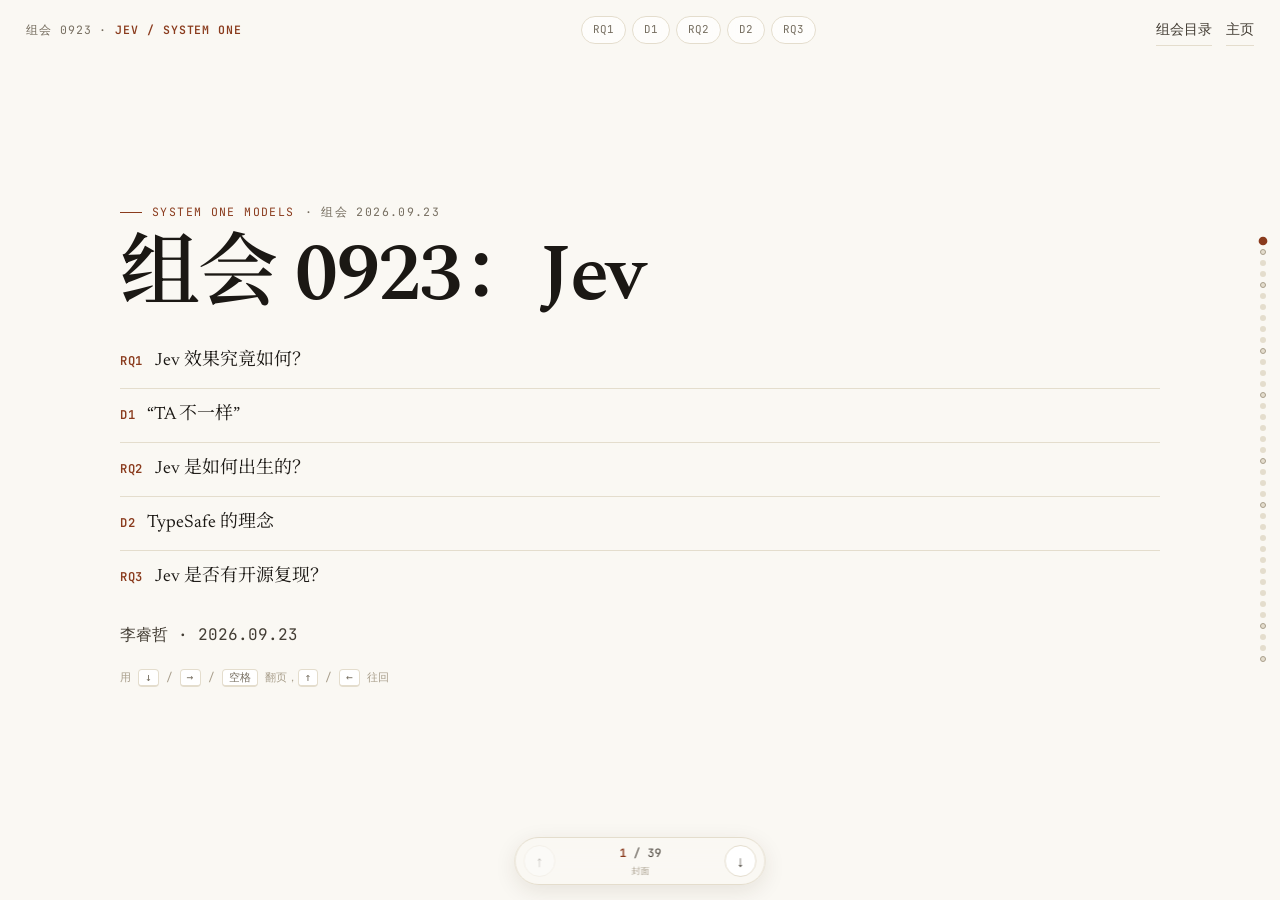
<file: 组会/260923/index.html>
<!DOCTYPE html>
<html lang="zh-CN">
<head>
<meta charset="UTF-8">
<meta name="viewport" content="width=device-width, initial-scale=1.0">
<meta name="theme-color" content="#faf8f3">
<meta name="description" content="组会 0923 · Jev / System One Models · 输入输出、实测、架构、RLCD 与开源复现">
<link rel="icon" href="data:image/svg+xml,<svg xmlns=%22http://www.w3.org/2000/svg%22 viewBox=%220 0 64 64%22><rect width=%2264%22 height=%2264%22 rx=%2214%22 fill=%22%238a3b1d%22/><path d=%22M18 14h28v9H30v16c0 8-5 13-14 13h-3v-9h3c3 0 5-1 5-5V14Z%22 fill=%22%23fffaf2%22/></svg>">
<title>Jev · 组会 0923</title>

<link rel="preconnect" href="https://fonts.googleapis.com">
<link rel="preconnect" href="https://fonts.gstatic.com" crossorigin>
<link href="https://fonts.googleapis.com/css2?family=Spectral:ital,wght@0,400;0,500;0,600;1,400&family=Newsreader:ital,opsz,wght@0,6..72,400;0,6..72,500;0,6..72,600;1,6..72,400&family=JetBrains+Mono:wght@400;500;600&family=Noto+Serif+SC:wght@400;500;600;700&display=swap" rel="stylesheet">

<style>
:root{
  --bg:#faf8f3;--surface:#fff;--surface-2:#f4efe4;--ink:#1b1814;--ink-2:#433d34;
  --ink-3:#766e60;--ink-4:#a89e8b;--accent:#8a3b1d;--accent-2:#6a4a16;--rule:#e4ddcd;
  --rule-2:#efe9db;--pos:#3a5a44;--neg:#7d3a2c;--blue:#2f5275;--violet:#665181;
  --display:"Spectral","Noto Serif SC",Georgia,serif;--body:"Newsreader","Noto Serif SC",Georgia,serif;
  --mono:"JetBrains Mono",monospace;
}
*{margin:0;padding:0;box-sizing:border-box}
html,body{height:100%}
body{background:var(--bg);color:var(--ink);font-family:var(--body);font-size:18px;line-height:1.62;-webkit-font-smoothing:antialiased;overflow:hidden}
a{color:var(--accent);text-decoration:none;border-bottom:1px solid rgba(138,59,29,.3)}
a:hover{border-bottom-color:var(--accent)}
::selection{background:#e7d9c4} b{font-weight:600}.en{font-family:var(--mono);font-size:.9em}
#bar{position:fixed;top:0;left:0;height:2px;width:0;background:var(--accent);z-index:80;transition:width .35s ease}
.chrome{position:fixed;top:0;left:0;right:0;z-index:70;display:flex;justify-content:space-between;align-items:center;padding:14px 26px;pointer-events:none;gap:14px}
.chrome .l{font-family:var(--mono);font-size:.72rem;letter-spacing:.08em;color:var(--ink-3);text-transform:uppercase}.chrome .l b{color:var(--accent)}
.rqnav{display:flex;gap:6px;pointer-events:auto}.rqnav a{font-family:var(--mono);font-size:.68rem;color:var(--ink-3);border:1px solid var(--rule);border-radius:20px;padding:4px 11px;background:rgba(255,255,255,.68);backdrop-filter:blur(8px);transition:.2s}.rqnav a:hover{color:var(--accent);border-color:var(--accent)}.rqnav a.on{color:#fff;background:var(--accent);border-color:var(--accent)}
.chrome .home{pointer-events:auto;font-family:var(--mono);font-size:.72rem;color:var(--ink-2);border:none;border-bottom:1px solid var(--rule)}
.deck{height:100vh;overflow-y:auto;scroll-snap-type:y mandatory;scroll-behavior:smooth;scrollbar-width:none}.deck::-webkit-scrollbar{display:none}
.slide{min-height:100vh;scroll-snap-align:start;scroll-snap-stop:always;display:flex;flex-direction:column;justify-content:center;padding:70px 34px 80px;position:relative}.in{max-width:1040px;margin:0 auto;width:100%}
.kick{font-family:var(--mono);font-size:.72rem;letter-spacing:.12em;text-transform:uppercase;color:var(--accent);display:flex;align-items:center;gap:10px;margin-bottom:13px}.kick::before{content:"";width:22px;height:1px;background:var(--accent)}.kick .dim{color:var(--ink-3)}
h1.title{font-family:var(--display);font-weight:600;font-size:clamp(2.4rem,7vw,5rem);line-height:1.02;margin-bottom:18px;letter-spacing:-.02em}
h2.head{font-family:var(--display);font-weight:600;font-size:clamp(1.55rem,3.3vw,2.15rem);line-height:1.22;margin-bottom:12px}
h3.sub{font-family:var(--display);font-weight:600;font-size:1.14rem;margin:12px 0 5px}
.report-head{font-family:var(--display);font-weight:600;font-size:clamp(1.3rem,2.7vw,1.7rem);line-height:1.25;margin-bottom:10px}
.slide p{color:var(--ink-2);margin:9px 0;font-size:1rem}.slide p b{color:var(--ink)}.lead{font-size:1.16rem!important;color:var(--ink)!important}.muted{color:var(--ink-3)!important;font-size:.91rem!important}.tiny{font-size:.76rem!important;color:var(--ink-4)!important}.pmeta{font-family:var(--mono);font-size:.74rem;color:var(--ink-3)}.pmeta .v{color:var(--accent)}
.tag{display:inline-flex;align-items:center;border:1px solid var(--rule);border-radius:20px;padding:2px 8px;font-family:var(--mono);font-size:.66rem;color:var(--ink-3);background:var(--surface);vertical-align:2px;margin-right:5px}.tag.fact{color:var(--pos);border-color:rgba(58,90,68,.35);background:rgba(58,90,68,.06)}.tag.infer{color:var(--accent-2);border-color:rgba(106,74,22,.35);background:rgba(106,74,22,.06)}.tag.unknown{color:var(--neg);border-color:rgba(125,58,44,.35);background:rgba(125,58,44,.06)}.tag.test{color:var(--blue);border-color:rgba(47,82,117,.35);background:rgba(47,82,117,.06)}
ul.b{list-style:none;margin:9px 0}ul.b li{position:relative;padding-left:19px;margin:5px 0;color:var(--ink-2);font-size:.98rem}ul.b li::before{content:"—";position:absolute;left:0;color:var(--ink-4)}
ol.n{list-style:none;counter-reset:c;margin:9px 0}ol.n>li{counter-increment:c;position:relative;padding-left:30px;margin:8px 0;color:var(--ink-2);font-size:1rem}ol.n>li::before{content:counter(c);position:absolute;left:0;top:1px;width:20px;height:20px;border-radius:50%;background:var(--accent);color:#fff;font-family:var(--mono);font-size:.69rem;display:flex;align-items:center;justify-content:center}
.cards{display:grid;grid-template-columns:repeat(3,1fr);gap:12px;margin-top:12px}.cards.two{grid-template-columns:repeat(2,1fr)}.card{padding:14px 16px;border:1px solid var(--rule);border-radius:8px;background:var(--surface)}.card h4{font-family:var(--display);font-weight:600;font-size:1.02rem;margin-bottom:4px}.card h4 .en{color:var(--accent);font-size:.78em}.card p{margin:5px 0 0;font-size:.88rem;color:var(--ink-3);line-height:1.48}.card.accent{border-top:3px solid var(--accent)}.card.pos{border-top:3px solid var(--pos)}.card.blue{border-top:3px solid var(--blue)}
.cols{display:grid;grid-template-columns:1.02fr .98fr;gap:25px;align-items:center}.cols.wide-left{grid-template-columns:1.28fr .72fr}.cols.wide-right{grid-template-columns:.8fr 1.2fr}.cols.top{align-items:start}
.divider{background:var(--surface-2)}.divider .rqbig{font-family:var(--mono);font-size:clamp(3.2rem,12vw,7.2rem);font-weight:600;color:var(--accent);line-height:.95}.divider h2{font-family:var(--display);font-weight:600;font-size:clamp(1.7rem,4vw,2.5rem);margin:12px 0 18px;max-width:26ch}.divider .question{font-size:1.18rem;color:var(--ink-2);max-width:54ch}
.agenda{list-style:none;margin:18px 0}.agenda li{padding:12px 0;border-bottom:1px solid var(--rule);font-size:1.12rem;color:var(--ink)}.agenda li:last-child{border-bottom:none}.agenda li b{font-family:var(--mono);font-size:.76rem;color:var(--accent);margin-right:12px;letter-spacing:.05em}
.kv{display:flex;flex-wrap:wrap;margin:13px 0;border:1px solid var(--rule);border-radius:7px;overflow:hidden}.kv div{flex:1 1 0;min-width:120px;padding:11px 14px;border-right:1px solid var(--rule-2)}.kv div:last-child{border-right:none}.kv b{display:block;font-family:var(--display);font-weight:600;font-size:1.32rem;color:var(--accent);line-height:1.05}.kv span{font-size:.75rem;color:var(--ink-3)}
.callout{margin-top:13px;padding:12px 15px;border-left:3px solid var(--accent);background:rgba(138,59,29,.05);border-radius:0 8px 8px 0;color:var(--ink);font-size:.98rem}.callout.pos{border-color:var(--pos);background:rgba(58,90,68,.055)}.callout.blue{border-color:var(--blue);background:rgba(47,82,117,.055)}
pre.code{background:#241f1a;color:#e8dcc8;border-radius:8px;padding:14px 17px;overflow:auto;max-height:58vh;font-family:var(--mono);font-size:.75rem;line-height:1.55;margin:10px 0;tab-size:2}.code .key{color:#d9a870}.code .str{color:#a9c6a3}.code .num{color:#a9bdd7}.code .dim{color:#8d8477}
.io-flow{display:grid;grid-template-columns:minmax(0,1fr) 74px minmax(0,1fr);gap:10px;align-items:stretch;margin:10px 0}.io-box{border:1px solid var(--rule);border-radius:9px;background:var(--surface);padding:10px}.io-box h3{font-family:var(--mono);font-size:.68rem;letter-spacing:.08em;text-transform:uppercase;color:var(--accent);margin:0 0 7px}.io-box pre.code{margin:0;max-height:40vh;font-size:.62rem;line-height:1.38;padding:11px 12px}.io-mid{display:flex;flex-direction:column;align-items:center;justify-content:center;color:var(--accent);font-family:var(--mono);text-align:center}.io-mid b{width:52px;height:52px;border-radius:50%;display:flex;align-items:center;justify-content:center;background:var(--accent);color:#fff;font-family:var(--display);font-size:1.1rem}.io-mid span{font-size:.62rem;color:var(--ink-3);margin-top:6px;line-height:1.3}.io-types{display:grid;grid-template-columns:repeat(3,1fr);gap:10px;margin-top:10px}.io-type{border-top:2px solid var(--accent);background:var(--surface);padding:9px 12px;border-radius:0 0 7px 7px}.io-type b{font-family:var(--display)}.io-type span{display:block;color:var(--ink-3);font-size:.76rem;line-height:1.4;margin-top:2px}
.pipe{display:flex;align-items:stretch;gap:8px;margin:14px 0}.pipe .node{flex:1;padding:13px 12px;border:1px solid var(--rule);background:var(--surface);border-radius:8px;text-align:center}.pipe .node b{display:block;font-family:var(--display);font-size:1rem}.pipe .node span{font-size:.73rem;color:var(--ink-3)}.pipe .arr{display:flex;align-items:center;color:var(--accent);font-family:var(--mono)}
.tbl-wrap{overflow:auto;margin:11px 0;max-height:64vh}table{border-collapse:collapse;width:100%;font-size:.86rem}caption{caption-side:top;text-align:left;font-size:.77rem;color:var(--ink-3);margin-bottom:6px;font-family:var(--mono)}th,td{text-align:left;padding:7px 10px;border-bottom:1px solid var(--rule);vertical-align:top;line-height:1.42}thead th{position:sticky;top:0;background:var(--surface-2);border-top:1px solid var(--ink);border-bottom:1px solid var(--ink);font-family:var(--mono);font-size:.64rem;letter-spacing:.03em;text-transform:uppercase;color:var(--ink-2);z-index:1}tbody tr:last-child td{border-bottom:1px solid var(--ink)}td:first-child{font-weight:600}tr.hi td{background:rgba(138,59,29,.045)}.best{color:var(--accent);font-weight:600}.subtle{color:var(--ink-3);font-size:.83em}
.chart{margin:14px 0}.row{display:grid;grid-template-columns:145px 1fr 55px;gap:11px;align-items:center;margin:8px 0}.row .label{font-size:.85rem;color:var(--ink-2)}.track{height:17px;background:var(--rule-2);border-radius:20px;overflow:hidden}.fill{height:100%;width:var(--w);background:var(--ink-4);border-radius:20px}.fill.jev{background:var(--accent)}.fill.open{background:var(--blue)}.fill.base{background:var(--rule)}.row .val{font-family:var(--mono);font-size:.74rem;color:var(--ink-3);text-align:right}.legend{display:flex;gap:14px;flex-wrap:wrap;margin-top:8px;font-family:var(--mono);font-size:.66rem;color:var(--ink-3)}.legend i{display:inline-block;width:9px;height:9px;border-radius:50%;margin-right:5px;background:var(--ink-4)}.legend i.jev{background:var(--accent)}.legend i.open{background:var(--blue)}
.matrix{display:grid;grid-template-columns:repeat(5,1fr);gap:7px;margin:13px 0}.metric{padding:12px 10px;border:1px solid var(--rule);background:var(--surface);border-radius:7px}.metric b{display:block;font-family:var(--display);font-size:1.3rem;color:var(--accent);line-height:1}.metric span{font-size:.7rem;color:var(--ink-3)}
figure{margin:13px 0 4px}figure .frame{border:1px solid var(--rule);border-radius:8px;overflow:hidden;background:#fff;display:flex;justify-content:center;align-items:center;cursor:zoom-in}figure img{display:block;max-width:100%;max-height:52vh;width:auto;height:auto}figure.tall img{max-height:65vh}figcaption{margin-top:6px;font-size:.72rem;line-height:1.4;color:var(--ink-4);font-family:var(--mono)}
.visual-triptych{display:grid;grid-template-columns:repeat(3,1fr);gap:10px;margin:11px 0}.visual-triptych figure{margin:0}.visual-triptych .frame{height:128px;background:#181818;border-color:#36322d}.visual-triptych img{width:100%;height:100%;max-height:none;object-fit:contain}.visual-triptych figcaption{font-size:.64rem;line-height:1.35;margin-top:5px;color:var(--ink-3)}
.mab-evidence{margin-top:10px}.mab-evidence>summary{display:inline-flex;align-items:center;gap:9px;list-style:none;cursor:pointer;border:1px solid var(--rule);border-radius:999px;padding:7px 13px;background:var(--surface);color:var(--accent);font-family:var(--mono);font-size:.7rem;line-height:1;transition:border-color .2s,background .2s}.mab-evidence>summary::-webkit-details-marker{display:none}.mab-evidence>summary:hover{border-color:var(--accent);background:rgba(138,59,29,.045)}.mab-evidence>summary::before{content:"＋";font-size:.9rem}.mab-evidence .close-label{display:none}.mab-evidence[open]>summary{position:fixed;right:calc(4vw + 18px);top:70px;z-index:180;background:var(--accent);border-color:var(--accent);color:#fff}.mab-evidence[open]>summary::before{content:"×"}.mab-evidence[open] .open-label{display:none}.mab-evidence[open] .close-label{display:inline}.mab-dismiss{position:fixed;inset:0;z-index:150;border:0;background:rgba(27,24,20,.58);backdrop-filter:blur(3px);cursor:default}.mab-sheet{position:fixed;left:50%;bottom:54px;z-index:160;transform:translateX(-50%);width:min(1180px,94vw);height:min(78vh,760px);padding:17px 20px 20px;border:1px solid rgba(255,255,255,.35);border-radius:15px 15px 8px 8px;background:var(--bg);box-shadow:0 -12px 55px rgba(27,24,20,.28);overflow:hidden;animation:mab-rise .22s cubic-bezier(.2,.8,.2,1)}.mab-sheet-head{display:flex;justify-content:space-between;align-items:center;gap:16px;margin-bottom:10px;font-family:var(--mono);font-size:.72rem;color:var(--ink-2)}.mab-sheet-head small{color:var(--ink-4);font-size:.62rem}.mab-sheet figure{height:calc(100% - 29px);margin:0}.mab-sheet .frame{height:100%;padding:5px}.mab-sheet img{max-height:100%;max-width:100%;object-fit:contain}@keyframes mab-rise{from{opacity:0;transform:translate(-50%,24px)}to{opacity:1;transform:translate(-50%,0)}}
.formula{font-family:var(--mono);font-size:.94rem;text-align:center;padding:17px;border:1px solid var(--rule);background:var(--surface);border-radius:8px;margin:12px 0;color:var(--ink-2)}
.formula.compact{font-size:.78rem;line-height:1.62;padding:11px 13px;margin:8px 0}
.arch-line{display:grid;grid-template-columns:1.08fr 28px 1.12fr 28px 1.08fr 28px .88fr;gap:5px;align-items:stretch;margin:13px 0}.arch-node{border:1px solid var(--rule);border-top:3px solid var(--ink-4);border-radius:8px;background:var(--surface);padding:12px 10px;text-align:center}.arch-node.accent{border-top-color:var(--accent)}.arch-node.pos{border-top-color:var(--pos)}.arch-node b{display:block;font-family:var(--display);font-size:.94rem}.arch-node span{display:block;margin-top:4px;color:var(--ink-3);font-size:.7rem;line-height:1.4}.arch-arrow{display:flex;align-items:center;justify-content:center;color:var(--accent);font-family:var(--mono)}
.pointer-detail{grid-template-columns:1.04fr .96fr}.compact-list li,.b.compact-list li,.n.compact-list>li{font-size:.83rem;margin:4px 0;line-height:1.42}.corpus-strip{display:flex;align-items:center;justify-content:center;gap:10px;margin:9px 0 13px}.corpus-strip>div:not(.plus){min-width:175px;padding:9px 14px;border:1px solid var(--rule);border-radius:8px;background:var(--surface);text-align:center}.corpus-strip b{display:block;font-family:var(--display);font-size:1.26rem;color:var(--accent);line-height:1}.corpus-strip span{font-size:.72rem;color:var(--ink-3)}.corpus-strip .plus{font-family:var(--mono);color:var(--ink-4)}
.sample-grid{display:grid;grid-template-columns:repeat(3,minmax(0,1fr));gap:9px;margin:10px 0}.sample{border:1px solid var(--rule);border-radius:8px;background:var(--surface);overflow:hidden}.sample header{display:flex;justify-content:space-between;gap:8px;padding:8px 10px;background:var(--surface-2);border-bottom:1px solid var(--rule);align-items:center}.sample header b{font-family:var(--display);color:var(--accent)}.sample header span{font-family:var(--mono);font-size:.54rem;color:var(--ink-4);white-space:nowrap;overflow:hidden;text-overflow:ellipsis}.sample dl{display:grid;grid-template-columns:58px 1fr;padding:8px 10px;gap:4px 7px;font-size:.7rem;line-height:1.32}.sample dt{font-family:var(--mono);font-size:.57rem;color:var(--ink-4);text-transform:uppercase}.sample dd{color:var(--ink-2);min-width:0}.sample dd strong{color:var(--pos)}.construction.two-lane{display:grid;grid-template-columns:1fr 1fr;gap:9px;margin-top:9px}.construction>div{border-left:3px solid var(--blue);padding:8px 11px;background:rgba(47,82,117,.045);border-radius:0 7px 7px 0}.construction b{display:block;font-family:var(--display);font-size:.9rem}.construction span{display:block;font-size:.72rem;line-height:1.4;color:var(--ink-3);margin-top:2px}
.loss-grid{display:grid;grid-template-columns:.8fr 1.1fr 1.1fr;gap:9px;margin:11px 0}.loss-card{border:1px solid var(--rule);border-top:3px solid var(--ink-4);border-radius:8px;background:var(--surface);padding:11px 13px}.loss-card.accent{border-top-color:var(--accent)}.loss-card.pos{border-top-color:var(--pos)}.loss-card b{display:block;font-family:var(--display);font-size:.92rem}.loss-card span{display:block;font-family:var(--mono);font-size:.68rem;line-height:1.5;color:var(--ink-3);margin-top:3px}.stage-list{display:grid;gap:6px}.stage-list>div{display:grid;grid-template-columns:26px 1fr;gap:8px;align-items:start;padding:7px 9px;border:1px solid var(--rule);border-radius:7px;background:var(--surface)}.stage-list em{width:23px;height:23px;border-radius:50%;display:flex;align-items:center;justify-content:center;background:var(--accent);color:#fff;font-family:var(--mono);font-size:.65rem;font-style:normal}.stage-list p{font-size:.74rem;margin:0;line-height:1.38}.compact-code{font-size:.67rem;line-height:1.42;max-height:46vh}.compact-kv{margin:8px 0}.compact-kv div{padding:8px 10px}.compact-kv b{font-size:1.13rem}.nimble-samples .sample dl{font-size:.69rem}.provenance-flow{display:grid;grid-template-columns:1fr 24px 1fr 24px 1fr 24px 1fr;align-items:stretch;margin:10px 0 13px}.provenance-flow>div{border:1px solid var(--rule);border-radius:8px;background:var(--surface);padding:9px 10px}.provenance-flow>div b{display:block;font-family:var(--display);font-size:.88rem;color:var(--accent)}.provenance-flow>div span{font-size:.68rem;line-height:1.34;color:var(--ink-3)}.provenance-flow i{display:flex;align-items:center;justify-content:center;color:var(--accent);font-style:normal}.lineage{display:grid;grid-template-columns:repeat(3,1fr);gap:7px;margin:8px 0}.lineage div{border:1px solid var(--rule);border-radius:7px;background:var(--surface);padding:9px;text-align:center}.lineage b{display:block;color:var(--accent);font-family:var(--display);font-size:.95rem}.lineage span{font-family:var(--mono);font-size:.58rem;color:var(--ink-3)}
.mechanism{display:grid;grid-template-columns:1fr 24px 1.18fr 24px 1.15fr;gap:7px;align-items:stretch;margin:14px 0}.mech-step{min-width:0;padding:14px 15px;border:1px solid var(--rule);border-top:3px solid var(--ink-4);border-radius:9px;background:var(--surface)}.mech-step.accent{border-top-color:var(--accent)}.mech-step.pos{border-top-color:var(--pos)}.mech-step .num{font-family:var(--mono);font-size:.59rem;letter-spacing:.1em;color:var(--accent);display:block}.mech-step b{display:block;font-family:var(--display);font-size:1.03rem;line-height:1.28;margin:3px 0 5px}.mech-step small{display:block;color:var(--ink-3);font-size:.73rem;line-height:1.42}.mech-arrow{display:flex;align-items:center;justify-content:center;font-family:var(--mono);color:var(--accent);font-size:1.25rem}.token-row{display:flex;flex-wrap:wrap;gap:4px;margin:7px 0}.token-row code,.vocab-row code{display:inline-block;padding:3px 6px;border:1px solid var(--rule);border-radius:4px;background:var(--surface-2);color:var(--ink-2);font-family:var(--mono);font-size:.65rem}.token-row code.mark,.vocab-row code.mark{background:rgba(138,59,29,.11);border-color:rgba(138,59,29,.32);color:var(--accent)}.readout-map{display:grid;grid-template-columns:1fr 24px 1fr;gap:8px;align-items:center;margin:12px 0}.readout-panel{border:1px solid var(--rule);border-radius:9px;background:var(--surface);padding:11px 14px;min-width:0}.readout-panel h3{font-family:var(--display);font-size:1rem;margin:0 0 5px}.readout-panel p{font-size:.77rem;line-height:1.42;margin:3px 0}.readout-panel .formula{font-size:.7rem;margin:6px 0;padding:8px 9px}.readout-bridge{text-align:center;color:var(--accent);font-family:var(--mono)}.hidden-pair{display:grid;grid-template-columns:1fr 1fr;gap:7px;margin-top:7px}.hidden-pair>div{border-left:2px solid var(--blue);padding-left:8px}.hidden-pair>div:last-child{border-color:var(--pos)}.hidden-pair b{display:block;font-family:var(--mono);font-size:.68rem}.hidden-pair span{font-size:.69rem;color:var(--ink-3)}.vocab-row{display:flex;align-items:center;gap:5px;flex-wrap:wrap;margin:9px 0}.vocab-row .dimmed{opacity:.38;text-decoration:line-through}.vocab-row .ellipsis{color:var(--ink-4);font-family:var(--mono);font-size:.72rem}.mech-caption{display:grid;grid-template-columns:1fr 1fr;gap:10px;margin-top:8px}.mech-caption>div{border-left:3px solid var(--blue);background:rgba(47,82,117,.045);padding:8px 10px;border-radius:0 7px 7px 0;font-size:.76rem;line-height:1.4;color:var(--ink-2)}.mech-caption b{color:var(--ink)}.training-loop{display:grid;grid-template-columns:1fr 24px 1fr 24px 1.1fr 24px 1.05fr;gap:6px;align-items:stretch;margin:13px 0}.training-loop .mech-step{padding:10px 11px}.training-loop .mech-step b{font-size:.91rem}.training-loop .mech-step small{font-size:.67rem}.gradient-line{display:flex;align-items:center;justify-content:center;gap:12px;border:1px dashed rgba(138,59,29,.5);border-radius:7px;background:rgba(138,59,29,.045);padding:6px 10px;margin:0 0 10px;color:var(--accent);font-family:var(--mono);font-size:.66rem;text-align:center}.gradient-line .frozen{color:var(--ink-4);text-decoration:line-through}.training-foot{display:grid;grid-template-columns:1fr 1fr;gap:15px;align-items:start}.training-foot h3{font-family:var(--display);font-size:1rem;margin:0 0 4px}.training-foot .stage-list p{font-size:.7rem}.training-foot .callout{margin-top:0;font-size:.77rem;line-height:1.4;padding:9px 11px}.training-foot ul.b{margin:2px 0}.training-foot ul.b li{font-size:.72rem;line-height:1.38;margin:3px 0}.slide.is-active .mech-step,.slide.is-active .readout-panel,.slide.is-active .gradient-line{animation:mechanism-in .5s both;animation-delay:calc(var(--step,0) * .2s)}.slide.is-active .mech-arrow{animation:mechanism-arrow .55s both;animation-delay:calc(var(--step,0) * .2s)}@keyframes mechanism-in{from{opacity:.28;transform:translateY(9px)}to{opacity:1;transform:translateY(0)}}@keyframes mechanism-arrow{from{opacity:.25;transform:translateX(-5px)}to{opacity:1;transform:translateX(0)}}
.mech-step small{font-size:.8rem}.training-loop .mech-step small{font-size:.75rem}.readout-panel p,.mech-caption>div{font-size:.82rem}.training-foot .stage-list p,.training-foot ul.b li{font-size:.78rem}
.mech-step small b,.training-loop .mech-step small b{display:inline;font-family:inherit;font-size:inherit;line-height:inherit;margin:0;color:var(--ink)}
.dense-table{font-size:.74rem;min-width:620px}.dense-table th,.dense-table td{padding:4px 8px;line-height:1.25}.compact-results{max-height:57vh}.grouped-table .group-row th{position:static;background:rgba(47,82,117,.075);border-top:1px solid var(--rule);border-bottom:1px solid var(--rule);font-family:var(--display);font-size:.77rem;letter-spacing:0;text-transform:none;color:var(--blue);padding:6px 8px}.grouped-table td:first-child{min-width:135px}.inline-evidence{margin:8px 0}.inline-evidence>summary{display:inline-flex;align-items:center;gap:7px;cursor:pointer;border:1px solid var(--rule);border-radius:20px;background:var(--surface);padding:6px 11px;font-family:var(--mono);font-size:.66rem;color:var(--accent);list-style:none}.inline-evidence>summary::-webkit-details-marker{display:none}.inline-evidence>summary::before{content:"＋"}.inline-evidence[open]>summary::before{content:"−"}.inline-evidence .tbl-wrap{max-height:34vh;margin:7px 0}.inline-evidence p.tiny{margin:6px 0}.slide .inline-evidence p.tiny{font-size:.68rem!important}
.native14-table{min-width:1180px}.native14-table td:not(:first-child){white-space:nowrap}
.sourcebox{display:grid;grid-template-columns:repeat(2,1fr);gap:8px;margin-top:12px}.sourcebox a{display:block;border:1px solid var(--rule);border-radius:7px;padding:9px 12px;background:var(--surface);font-size:.82rem}.sourcebox a span{display:block;font-family:var(--mono);font-size:.61rem;color:var(--ink-4);margin-top:2px}
.stamp{position:absolute;right:36px;bottom:72px;font-family:var(--mono);font-size:.64rem;color:var(--ink-4)}
.hint{margin-top:20px;font-family:var(--mono);font-size:.7rem;color:var(--ink-4)}.hint kbd{border:1px solid var(--rule);border-bottom-width:2px;border-radius:4px;padding:1px 6px;font-size:.7rem;color:var(--ink-3);background:var(--surface)}
.hud{position:fixed;bottom:15px;left:50%;transform:translateX(-50%);z-index:75;display:flex;align-items:center;gap:12px;background:rgba(250,248,243,.92);backdrop-filter:blur(12px);border:1px solid var(--rule);border-radius:50px;padding:6px 8px;box-shadow:0 6px 22px rgba(60,40,20,.1)}.hud button{width:32px;height:32px;border-radius:50%;border:1px solid var(--rule);background:var(--surface);color:var(--ink-2);cursor:pointer;font-size:.95rem}.hud button:hover{border-color:var(--accent);color:var(--accent)}.hud button:disabled{opacity:.3}.hud .ctr{font-family:var(--mono);font-size:.72rem;color:var(--ink-2);min-width:145px;text-align:center}.hud .ctr b{color:var(--accent)}.hud .ctr .sec{display:block;font-size:.59rem;color:var(--ink-4);white-space:nowrap;overflow:hidden;text-overflow:ellipsis;max-width:145px}
.rail{position:fixed;right:14px;top:50%;transform:translateY(-50%);z-index:75;display:flex;flex-direction:column;gap:5px}.rail i{width:6px;height:6px;border-radius:50%;background:var(--rule);cursor:pointer;transition:.2s}.rail i.on{background:var(--accent);transform:scale(1.45)}.rail i[data-d="1"]{border:1px solid var(--ink-4)}
.lb{position:fixed;inset:0;z-index:200;background:rgba(18,14,10,.93);display:none;align-items:center;justify-content:center;padding:22px;overflow:auto;cursor:zoom-out;backdrop-filter:blur(3px)}.lb.open{display:flex}.lb img{max-width:96vw;max-height:94vh;width:auto;height:auto;border-radius:6px;background:#fff;cursor:zoom-in}.lb.zoom{align-items:flex-start;justify-content:flex-start}.lb.zoom img{max-width:none;max-height:none;cursor:zoom-out}.lb-hint{position:fixed;bottom:18px;left:50%;transform:translateX(-50%);font-family:var(--mono);font-size:.66rem;color:rgba(255,255,255,.72);pointer-events:none}
@media(max-width:820px){body{font-size:16px}.cols,.cards,.cards.two,.sourcebox,.io-types,.construction.two-lane,.loss-grid{grid-template-columns:1fr;gap:10px}.slide{padding:68px 18px 80px}.rail{display:none}.chrome .l{display:none}.chrome{justify-content:center}.chrome .home{position:absolute;right:18px}.matrix{grid-template-columns:repeat(2,1fr)}.row{grid-template-columns:112px 1fr 48px}.pipe{display:grid;grid-template-columns:1fr}.pipe .arr{justify-content:center;transform:rotate(90deg)}.io-flow{grid-template-columns:1fr}.io-mid{flex-direction:row;gap:8px}.io-mid b{width:38px;height:38px}.io-box pre.code{max-height:34vh}figure img{max-height:38vh}.rqnav a{padding:4px 8px}.visual-triptych,.sample-grid{grid-template-columns:repeat(3,minmax(260px,1fr));overflow-x:auto;padding-bottom:5px}.arch-line{grid-template-columns:1fr}.arch-arrow{transform:rotate(90deg)}.corpus-strip{overflow-x:auto;justify-content:flex-start}.provenance-flow{grid-template-columns:1fr}.provenance-flow i{transform:rotate(90deg)}.mab-sheet{bottom:52px;width:96vw;height:76vh;padding:14px 12px}.mab-evidence[open]>summary{right:4vw;top:62px}.mab-sheet-head small{display:none}}
@media(max-width:820px){.mechanism,.training-loop{grid-template-columns:1fr;gap:5px}.mech-arrow{transform:rotate(90deg);min-height:17px}.slide.is-active .mech-arrow{animation:none}.readout-map,.mech-caption,.training-foot{grid-template-columns:1fr}.readout-bridge{transform:rotate(90deg)}.gradient-line{flex-wrap:wrap}.mech-step{padding:9px 11px}.slide[data-sec="Kev-4B"],.slide[data-sec="Kev-4B：训练与 loss"],.slide[data-sec="Nimble-9B"],.slide[data-sec="Nimble-9B：数据构造与训练"]{justify-content:flex-start}}
@media(max-height:850px) and (min-width:821px){.slide{padding-top:58px;padding-bottom:68px}.kick{margin-bottom:9px}.cards{margin-top:9px}.card{padding:11px 14px}.card p{font-size:.84rem}.pipe{margin:10px 0}.kv{margin:10px 0}.callout{margin-top:9px;padding:10px 14px}h2.head{margin-bottom:8px}.sourcebox{margin-top:8px}.visual-triptych .frame{height:104px}}
@media(prefers-reduced-motion:reduce){.deck{scroll-behavior:auto}.slide.is-active .mech-step,.slide.is-active .readout-panel,.slide.is-active .gradient-line,.slide.is-active .mech-arrow{animation:none}}
.slide-links{display:flex;align-items:center;gap:14px;flex:none;pointer-events:auto}
.chrome .slide-links .home{position:static;display:inline-flex;align-items:center;min-height:32px;font-size:14px;white-space:nowrap}
.slide-links a:focus-visible{outline:2px solid var(--accent);outline-offset:4px}
@media(max-width:820px){
  .chrome{flex-wrap:wrap;justify-content:space-between;padding:10px 18px;gap:8px;background:var(--bg)}
  .slide-links{order:-1;flex-basis:100%;justify-content:flex-end}
  .deck .slide{padding-top:108px}
}
</style>
<link rel="stylesheet" href="kev-viz.css">
<link rel="stylesheet" href="nimble-viz.css">
</head>
<body>
<div id="bar"></div>
<div class="chrome">
  <div class="l">组会 0923 · <b>Jev / System One</b></div>
  <nav class="rqnav"><a data-go="rq1">RQ1</a><a data-go="discussion1">D1</a><a data-go="rq2">RQ2</a><a data-go="discussion2">D2</a><a data-go="rq3">RQ3</a></nav>
  <nav class="slide-links" aria-label="站点导航"><a class="home" href="/group-meeting/">组会目录</a><a class="home" href="/">主页</a></nav>
</div>

<main class="deck" id="deck">

<section class="slide" data-rq="0" data-sec="封面">
  <div class="in">
    <div class="kick">System One Models <span class="dim">· 组会 2026.09.23</span></div>
    <h1 class="title">Jev</h1>
    <p class="lead">不生成字符串的“前沿智能函数”——<br>它是新架构、新训练任务，还是新的产品边界？</p>
    <ul class="agenda">
      <li><b>RQ1</b>Jev 的效果究竟如何？</li>
      <li><b>RQ2</b>Jev 是如何出现的？</li>
      <li><b>RQ3</b>Jev 是否有开源复现？</li>
    </ul>
    <p class="pmeta">李睿哲 · 2026.09.23</p>
    <div class="hint">用 <kbd>↓</kbd> / <kbd>→</kbd> / <kbd>空格</kbd> 翻页，<kbd>↑</kbd> / <kbd>←</kbd> 往回 · 顶部可跳章</div>
  </div>
</section>

<section class="slide" id="basics" data-rq="basics" data-sec="证据标签">
  <div class="in">
    <div class="kick">阅读约定 <span class="dim">· 先区分知道什么</span></div>
    <h2 class="head">本次最重要的四种标签</h2>
    <div class="cards">
      <article class="card pos"><h4><span class="tag fact">已公开</span> 官方可验证</h4><p>API schema、价格、输出类型、并行采样与公开声明。</p></article>
      <article class="card blue"><h4><span class="tag test">我们实测</span> 当前快照</h4><p>InMind、MAB、DRB2、DRB1 和 TTCW；结论受实验协议限制。</p></article>
      <article class="card accent"><h4><span class="tag infer">合理推测</span> 不等于披露</h4><p>LLM backbone、dynamic readout、Qwen3.5 基座等只做证据链分析。</p></article>
    </div>
    <div class="callout"><span class="tag unknown">仍未知</span> Jev 的参数量、base model、attention mask、decision head、RLCD 损失函数和训练数据配比，官方都没有发布。</div>
  </div>
</section>

<section class="slide" data-rq="basics" data-sec="输入输出">
  <div class="in">
    <div class="kick">Jev 的基本情况 <span class="dim">· state in, decisions out</span></div>
    <div class="cols top">
      <div>
        <h2 class="head">一个 <span class="en">state</span>，多个共享该状态的 <span class="en">questions</span></h2>
        <ul class="b">
          <li><b>state</b>：字符串、object 或 array，是所有问题共享的语境。</li>
          <li><b>questions</b>：运行时声明问题、评分标准和合法候选。</li>
          <li><b>answers</b>：使用同名 ID 返回 typed value 与概率。</li>
        </ul>
        <div class="callout pos"><b>不是 JSON mode。</b> JSON mode 仍在自回归生成 token；Jev 声称直接并行产生类型化决策。</div>
      </div>
      <pre class="code"><span class="dim">{</span>
  <span class="key">"state"</span>: {
    <span class="key">"message"</span>: <span class="str">"I was charged twice. Fix this ASAP."</span>,
    <span class="key">"duplicate_charge"</span>: <span class="str">true</span>
  },
  <span class="key">"questions"</span>: {
    <span class="key">"intent"</span>: { <span class="key">"type"</span>: <span class="str">"choice"</span>, … },
    <span class="key">"frustration"</span>: { <span class="key">"type"</span>: <span class="str">"score"</span>, … },
    <span class="key">"needs_human"</span>: { <span class="key">"type"</span>: <span class="str">"noul"</span>, … }
  }
<span class="dim">}</span></pre>
    </div>
    <p class="tiny">输入长度：当前公开 OpenAPI 没有披露硬性 context 上限；因此不把实测限制误写成架构上限。</p>
  </div>
</section>

<section class="slide" data-rq="basics" data-sec="三种输出">
  <div class="in">
    <div class="kick">Jev 的基本情况 <span class="dim">· 3 primitives</span></div>
    <h2 class="head">三种输出，对应程序的三种控制结构</h2>
    <div class="cards">
      <article class="card accent"><h4><span class="en">Choice</span> · match / route</h4><p>从运行时给定的候选中选一个；返回 choice、全部候选概率与 confidence。</p></article>
      <article class="card blue"><h4><span class="en">Score</span> · rank / threshold</h4><p>对有序 rubric 评分；score 是各级别概率的加权期望，可为小数。</p></article>
      <article class="card pos"><h4><span class="en">Noul</span> · if</h4><p>评估一个 yes/no 命题；单个数值就是 P(yes / true)，0.5 表示不确定。</p></article>
    </div>
    <div class="pipe">
      <div class="node"><b>结构化状态</b><span>text / object / array</span></div><div class="arr">→</div>
      <div class="node"><b>动态任务</b><span>instructions + criteria</span></div><div class="arr">→</div>
      <div class="node"><b>概率决策</b><span>choice / score / noul</span></div><div class="arr">→</div>
      <div class="node"><b>普通代码</b><span>if / match / sort</span></div>
    </div>
    <p class="muted">所谓“不会 hallucinate”只能严格理解为：<b>不会返回 schema 之外的值</b>。它仍然可以在合法选项中选错。</p>
  </div>
</section>

<section class="slide" data-rq="basics" data-sec="ID 与 criteria">
  <div class="in">
    <div class="kick">Schema 语义 <span class="dim">· intent 是什么</span></div>
    <div class="cols top">
      <div>
        <h2 class="head"><span class="en">intent / frustration / needs_human</span> 是调用者自定义的 question ID</h2>
        <ul class="b">
          <li>用来将请求里的问题和响应里的答案一一对应。</li>
          <li>真正定义任务的是 <b>type、instructions 和 criteria</b>。</li>
          <li><span class="en">criteria</span> 的 key 是合法输出，value 是其语义描述。</li>
        </ul>
        <div class="callout"><b>key 可以是句子吗？</b> OpenAPI 把 choice name 定义为 string，因此技术上可以。但工程上建议用稳定短 key，把完整定义写在 value 中。</div>
      </div>
      <pre class="code"><span class="key">"intent"</span>: {
  <span class="key">"type"</span>: <span class="str">"choice"</span>,
  <span class="key">"instructions"</span>: <span class="str">"Which team should handle this?"</span>,
  <span class="key">"criteria"</span>: {
    <span class="key">"billing"</span>: <span class="str">"Payments, refunds, or charges"</span>,
    <span class="key">"technical"</span>: <span class="str">"Product malfunction"</span>,
    <span class="key">"other"</span>: <span class="str">"Everything else"</span>
  }
}

<span class="dim">// 响应使用同一个 ID</span>
<span class="key">"intent"</span>: {
  <span class="key">"choice"</span>: <span class="str">"billing"</span>,
  <span class="key">"probabilities"</span>: {<span class="key">"billing"</span>: <span class="num">0.96</span>, …}
}</pre>
    </div>
  </div>
</section>

<section class="slide" data-rq="basics" data-sec="并行、延迟与价格">
  <div class="in">
    <div class="kick">System One 的产品承诺 <span class="dim">· 说法需分层</span></div>
    <h2 class="head">“并行”是同一请求的输出方式，不是 prefix cache hit</h2>
    <div class="kv">
      <div><b>$0.042</b><span>/ 1M input tokens · 官方定价</span></div>
      <div><b>free</b><span>output tokens · 官方当前定价</span></div>
      <div><b>70–500ms</b><span>端到端 · 官方公布范围</span></div>
      <div><b>255</b><span>choice cardinality · 官方公布</span></div>
    </div>
    <div class="cards two">
      <article class="card pos"><h4>官方确认的“并行”</h4><p>一个 state 对应多个 questions，模型不用像 LLM 一样逐 token 解码长字符串；多个 typed outputs 在一次查询中返回。</p></article>
      <article class="card accent"><h4>不能据此推出 prefix hit</h4><p>跨请求的相同前缀是否缓存、账单是否折扣，是 serving 层问题。当前没有官方证据支持“前缀命中”。</p></article>
    </div>
    <p class="tiny">速度与价格来自 TypeSafe 自报；官方也明说 193.6× / 444.6× 是其 workflow 上偏高的增益，不应外推为所有任务的普遍结论。</p>
  </div>
</section>

<section class="slide divider" id="rq1" data-rq="rq1" data-sec="RQ1 · 效果">
  <div class="in"><div class="rqbig">RQ1</div><h2>Jev 的效果究竟如何？</h2><p class="question">不用官方的 workflow 图直接下结论，而是看它在检索、judge 和时序判定上的交叉实测。</p></div>
</section>

<section class="slide" data-rq="rq1" data-sec="实验全景">
  <div class="in">
    <div class="kick">RQ1 <span class="dim">· 5 类任务</span></div>
    <h2 class="head">评测的关键不是“一个总分”，而是什么条件下有效</h2>
    <table>
      <thead><tr><th>Benchmark</th><th>测什么</th><th>视角</th><th>样本</th><th>主指标</th></tr></thead>
      <tbody>
        <tr><td>MAB</td><td>记忆选择</td><td>query + memory</td><td>60</td><td>Accuracy</td></tr>
        <tr><td>InMind</td><td>对话记忆检索</td><td>exchange / session</td><td>20 same + 125 Jev</td><td>R@K / MRR</td></tr>
        <tr><td>DRB2</td><td>深度研究步骤决策</td><td>739 个 typed decisions</td><td>739</td><td>Acc / macro-F1 / κ</td></tr>
        <tr><td>DRB1</td><td>报告质量 judge</td><td>RACE 多维裁决</td><td>17 same</td><td>Overall / per-dimension</td></tr>
        <tr><td>TTCW</td><td>时序一致性</td><td>hard vs soft aggregation</td><td>48 stories / 672</td><td>rank correlation</td></tr>
      </tbody>
    </table>
    <div class="callout blue"><span class="tag test">实测</span> 所有数字都是当前协议下的快照；尤其 open model 受上下文分块、硬阈值和数据映射影响。</div>
  </div>
</section>

<section class="slide" data-rq="rq1" data-sec="MAB">
  <div class="in">
    <div class="kick">RQ1 · MAB <span class="dim">60 题记忆选择</span></div>
    <h2 class="head">Jev 在这个小样本上领先，但 Nimble / Kev 已经非常接近</h2>
    <div class="chart">
      <div class="row"><span class="label">Jev · query + memory</span><div class="track"><div class="fill jev" style="--w:75%"></div></div><span class="val">75.0%</span></div>
      <div class="row"><span class="label">Jev · memory state</span><div class="track"><div class="fill jev" style="--w:73.3%"></div></div><span class="val">73.3%</span></div>
      <div class="row"><span class="label">Nimble-9B</span><div class="track"><div class="fill open" style="--w:71.7%"></div></div><span class="val">71.7%</span></div>
      <div class="row"><span class="label">Kev-4B</span><div class="track"><div class="fill open" style="--w:66.7%"></div></div><span class="val">66.7%</span></div>
      <div class="row"><span class="label">ReFind</span><div class="track"><div class="fill" style="--w:56.7%"></div></div><span class="val">56.7%</span></div>
      <div class="row"><span class="label">Laya</span><div class="track"><div class="fill" style="--w:31.7%"></div></div><span class="val">31.7%</span></div>
    </div>
    <div class="callout"><b>解读：</b>时间戳格式从 memory 移到 query 后，Jev 从 44/60 回到 45/60。这更像 input layout 敏感性，而不是“时序推理已解决”。</div>
  </div>
</section>

<section class="slide" data-rq="rq1" data-sec="InMind">
  <div class="in">
    <div class="kick">RQ1 · InMind <span class="dim">exchange retrieval</span></div>
    <div class="cols top">
      <div>
        <h2 class="head">交换级检索是 Jev 目前最稳定的证据</h2>
        <div class="matrix">
          <div class="metric"><b>84.8</b><span>R@1 · Jev full 125</span></div>
          <div class="metric"><b>92.0</b><span>R@5</span></div>
          <div class="metric"><b>94.4</b><span>R@10</span></div>
          <div class="metric"><b>.882</b><span>MRR</span></div>
          <div class="metric"><b>76.8</b><span>Answer · Top10</span></div>
        </div>
        <p class="muted">完整 125 条 Jev 交换级检索成本约 $1.0425；会话级视图 R@1 降到 49.6，说明粒度选择很重要。</p>
      </div>
      <div class="tbl-wrap">
        <table><caption>same 20 · exchange view</caption><thead><tr><th>Model</th><th>R@1</th><th>R@5</th><th>R@10</th><th>MRR</th></tr></thead><tbody>
          <tr class="hi"><td>Jev</td><td class="best">85</td><td>90</td><td>90</td><td class="best">.867</td></tr>
          <tr><td>Nimble-9B</td><td>70</td><td class="best">95</td><td class="best">95</td><td>.774</td></tr>
          <tr><td>Kev-4B</td><td>55</td><td>65</td><td>70</td><td>.606</td></tr>
          <tr><td>Laya</td><td>10</td><td>15</td><td>15</td><td>.113</td></tr>
        </tbody></table>
      </div>
    </div>
  </div>
</section>

<section class="slide" data-rq="rq1" data-sec="DRB2">
  <div class="in">
    <div class="kick">RQ1 · DRB2 <span class="dim">739 typed decisions</span></div>
    <h2 class="head">准确率看起来很高，但 macro-F1 才揭示少数类的差距</h2>
    <table>
      <thead><tr><th>Model / rule</th><th>Accuracy</th><th>Macro-F1</th><th>Cohen κ</th><th>解读</th></tr></thead>
      <tbody>
        <tr><td>Gemini 2.5 Pro</td><td class="best">90.66</td><td class="best">.8858</td><td class="best">.7944</td><td>当前最强</td></tr>
        <tr class="hi"><td>Jev</td><td>89.17</td><td>.8071</td><td>.7478</td><td>接近前沿 LLM</td></tr>
        <tr><td>GPT-5</td><td>87.14</td><td>.6050</td><td>.7032</td><td>少数类 F1 较弱</td></tr>
        <tr><td>Nimble-9B · hard-any</td><td>70.64</td><td>.5641</td><td>.4536</td><td>准确率接近 always-0</td></tr>
        <tr><td>Kev-4B · hard-any</td><td>68.74</td><td>.5494</td><td>.4421</td><td>仍有明显差距</td></tr>
        <tr><td>Always 0</td><td>70.50</td><td>.2757</td><td>0</td><td>类别不平衡基线</td></tr>
      </tbody>
    </table>
    <p class="muted">不能只报 accuracy：一个永返 0 的模型也有 70.50%，但它对真正需要裁决的少数类几乎无用。</p>
  </div>
</section>

<section class="slide" data-rq="rq1" data-sec="DRB1">
  <div class="in">
    <div class="kick">RQ1 · DRB1 <span class="dim">17 篇 same slice</span></div>
    <h2 class="head">Jev 在 RACE judge 上已接近顶级 LLM，但样本仅 17 篇</h2>
    <div class="chart">
      <div class="row"><span class="label">GPT-5.5</span><div class="track"><div class="fill" style="--w:75.28%"></div></div><span class="val">75.28</span></div>
      <div class="row"><span class="label">Jev · RACE</span><div class="track"><div class="fill jev" style="--w:74.54%"></div></div><span class="val">74.54</span></div>
      <div class="row"><span class="label">Gemini 3 Pro</span><div class="track"><div class="fill" style="--w:74.02%"></div></div><span class="val">74.02</span></div>
      <div class="row"><span class="label">Jev · direct</span><div class="track"><div class="fill jev" style="--w:72.25%"></div></div><span class="val">72.25</span></div>
      <div class="row"><span class="label">Jev · holistic</span><div class="track"><div class="fill jev" style="--w:66.05%"></div></div><span class="val">66.05</span></div>
    </div>
    <div class="kv"><div><b>93.40</b><span>OPC · Jev RACE</span></div><div><b>75.49</b><span>PAR</span></div><div><b>67.00</b><span>FAP</span></div><div><b>62.26</b><span>FAS</span></div></div>
    <p class="tiny">这是同样 17 篇报告上的小样本交叉对比，不是全量 DRB1 leaderboard 结论。</p>
  </div>
</section>

<section class="slide" data-rq="rq1" data-sec="TTCW">
  <div class="in">
    <div class="kick">RQ1 · TTCW <span class="dim">48 stories / 672 judgments</span></div>
    <div class="cols top">
      <div>
        <h2 class="head">相同的 Jev 输出，保留概率后排序相关性显著更高</h2>
        <div class="cards two">
          <article class="card"><h4>Hard sum</h4><p>Spearman <b>.1138</b><br>Kendall <b>.1236</b><br>Pairwise <b>.6944</b></p></article>
          <article class="card accent"><h4>Soft sum</h4><p>Spearman <b>.5305</b><br>Kendall <b>.4569</b><br>Pairwise <b>.7500</b></p></article>
        </div>
      </div>
      <div>
        <div class="formula">hard: Σ 1[pᵢ ≥ τ]<br><br><b>soft: Σ pᵢ</b></div>
        <p class="muted">硬阈值把 0.49 和 0.01 都压成 0，也把 0.51 和 0.99 都压成 1。概率是 Jev 最有价值的产品界面，不应立即丢掉。</p>
      </div>
    </div>
  </div>
</section>

<section class="slide" data-rq="rq1" data-sec="RQ1 结论">
  <div class="in">
    <div class="kick">RQ1 · 结论 <span class="dim">· 强在哪里</span></div>
    <h2 class="head">证据支持的是“强 decision model”，不是“万能 LLM 替代者”</h2>
    <div class="cards">
      <article class="card pos"><h4>强证据</h4><p>交换级 memory retrieval、规则分解后的 judge / scorer、保留概率的排序聚合。</p></article>
      <article class="card blue"><h4>中等证据</h4><p>DRB2 接近前沿 LLM，DRB1 小样本接近 GPT-5.5；但仍需扩大同协议实验。</p></article>
      <article class="card accent"><h4>仍未证明</h4><p>长上下文、复杂时序推理、视觉多模态、任意开放生成任务。</p></article>
    </div>
    <div class="callout"><b>开源替代的当前排名：</b>Nimble-9B 是最强的“不改架构”基线；Kev-4B 是更接近 dynamic decision readout 的架构实验。</div>
  </div>
</section>

<section class="slide divider" id="rq2" data-rq="rq2" data-sec="RQ2 · 如何产生">
  <div class="in"><div class="rqbig">RQ2</div><h2>Jev 是如何出现的？</h2><p class="question">LLM 预训练带来通用表征；Jev 将输出空间从自由字符串改成动态决策，再用 RLCD 和数据把概率变得可用。</p></div>
</section>

<section class="slide" data-rq="rq2" data-sec="必要条件">
  <div class="in">
    <div class="kick">RQ2 · 必然性 <span class="dim">· why now</span></div>
    <h2 class="head">Jev 的“现在出现”有四个必要条件</h2>
    <div class="cards two">
      <article class="card pos"><h4>1 · 通用 LLM 表征</h4><p>动态 label 的语义可以在运行时理解，而不是每个任务重新收集标注。</p></article>
      <article class="card blue"><h4>2 · 便宜合成数据</h4><p>强 LLM 能够构造跨领域决策任务、反例、改写和软标签。</p></article>
      <article class="card accent"><h4>3 · 推理成本矛盾</h4><p>生成式 frontier intelligence 很强，但高频、实时、机器消费的任务无法为长 CoT 付费。</p></article>
      <article class="card"><h4>4 · 产品界面改变</h4><p>程序需要概率、类型和可组合控制流，不是更流畅的自然语言。</p></article>
    </div>
    <div class="callout"><b>BERT 时代能不能出现？</b> 能出现“概率分类 API”，但很难出现同一个 zero-shot 模型在运行时理解新任务、新标签与复杂 state 的形态。</div>
  </div>
</section>

<section class="slide" data-rq="rq2" data-sec="架构证据">
  <div class="in">
    <div class="kick">RQ2 · 架构 <span class="dim">· backbone ≠ readout</span></div>
    <h2 class="head">最稳妥的抽象：<span class="en">pretrained LLM backbone + dynamic decision readout</span></h2>
    <div class="pipe">
      <div class="node"><b>预训练 LLM</b><span>Transformer 通用表征</span></div><div class="arr">→</div>
      <div class="node"><b>state + questions + options</b><span>运行时任务语义</span></div><div class="arr">→</div>
      <div class="node"><b>decision readout</b><span>动态候选打分</span></div><div class="arr">→</div>
      <div class="node"><b>RLCD</b><span>正确性 + 校准</span></div>
    </div>
    <div class="cards">
      <article class="card pos"><h4><span class="tag fact">已公开</span></h4><p>Transformer-based；从 pretrained base model 继续训练；new architecture、parallel sampler、RLCD。</p></article>
      <article class="card accent"><h4><span class="tag infer">合理推测</span></h4><p>主干仍是 decoder-style LLM Transformer；改造集中在输入组织、mask、query / option 表征与 readout。</p></article>
      <article class="card"><h4><span class="tag unknown">仍未知</span></h4><p>是否使用原 LM head、是否有 scalar / pointer head、是否一次 forward，以及具体 attention mask。</p></article>
    </div>
    <div class="callout pos">不要把“Decoder-only / encoder / parallel queries”并列为三种底层架构。<b>LLM Transformer 是 backbone；其上的动态读出才是未知变量。</b></div>
  </div>
</section>

<section class="slide" data-rq="rq2" data-sec="决策读出">
  <div class="in">
    <div class="kick">RQ2 · 架构 <span class="dim">· 为什么不是固定分类头</span></div>
    <div class="cols top">
      <div>
        <h2 class="head">运行时候选会变，所以不可能只是 <span class="en">Linear(h, fixed_num_classes)</span></h2>
        <div class="formula">zᵢ = F(state, question, optionᵢ)<br>pᵢ = softmax(z)ᵢ</div>
        <p class="muted">同一个共享 F 对任意数量、任意语义的候选打分，才能支持 zero-shot dynamic label space。</p>
      </div>
      <div class="cards" style="grid-template-columns:1fr">
        <article class="card"><h4>1 · 受限 token logits</h4><p>把 options 映射到专用 token，只读决策位置的 logits，不继续文本 decode。</p></article>
        <article class="card"><h4>2 · hidden state + shared scalar</h4><p>每个 option 先得到表示，再用共享 head 读出 zᵢ。</p></article>
        <article class="card"><h4>3 · parallel decision queries</h4><p>专用 question / option query 共享 state，在一个并行 sampler 中读出多个 scalar。</p></article>
      </div>
    </div>
    <p class="tiny">三者是同一 LLM backbone 上的读出设计，可以混合；官方尚未披露 Jev 采用哪一种。</p>
  </div>
</section>

<section class="slide" data-rq="rq2" data-sec="RLCD">
  <div class="in">
    <div class="kick">RQ2 · 训练方法 <span class="dim">· RLCD vs RLHF / RLVR</span></div>
    <figure><div class="frame"><img src="assets/img/01-training-paradigm.png" alt="LM、LLM、RLHF/RLVR 与 RLCD"></div><figcaption>TypeSafe 官方叙事：从 pretrained LLM 分叉到面向 chat / reasoning 的 RLHF/RLVR，或面向 calibrated decisions 的 RLCD。</figcaption></figure>
    <table><thead><tr><th>路线</th><th>优化目标</th><th>奖励 / 监督</th><th>输出</th></tr></thead><tbody>
      <tr><td>RLHF</td><td>人类偏好的回答</td><td>human preference / preference model</td><td>有帮助、自然的文本</td></tr>
      <tr><td>RLVR</td><td>可程序验证的最终结果</td><td>checker / unit test / rule</td><td>reasoning + answer</td></tr>
      <tr class="hi"><td>RLCD</td><td>决策正确且概率诚实</td><td>programmatic outcome / target distribution?</td><td>typed probabilities</td></tr>
    </tbody></table>
    <p class="tiny">RLCD 现在更像一个 task / North Star，不是已公开的唯一优化器；截至 2026-09-23 没有技术报告或完整损失函数。</p>
  </div>
</section>

<section class="slide" data-rq="rq2" data-sec="训练数据">
  <div class="in">
    <div class="kick">RQ2 · 数据 <span class="dim">· data matter</span></div>
    <div class="cols wide-left top">
      <div>
        <h2 class="head">真正困难的不是生成很多文本，而是构造可信的概率目标</h2>
        <ul class="b">
          <li><span class="tag fact">已公开</span> TypeSafe 称自己为 data research lab；训练数据由团队制作，不用客户数据训练。</li>
          <li><span class="tag unknown">仍未知</span> 规模、生成模型、过滤流程、软标签来源、领域配比。</li>
          <li><span class="tag infer">合理推测</span> 同义改写、选项乱序、否定/反事实、OOD 和带已知 posterior 的合成环境都很关键。</li>
        </ul>
        <div class="callout"><b>hard label 不够。</b> 标签为 A 无法告诉模型这是 51/49 的模糊样本，还是 99/1 的确定样本。</div>
      </div>
      <figure><div class="frame"><img src="assets/img/02-synthetic-data.png" alt="TypeSafe 对训练数据的公开说明"></div><figcaption>官方只披露方向，没有发布 dataset card。</figcaption></figure>
    </div>
  </div>
</section>

<section class="slide" data-rq="rq2" data-sec="Base model 猜测">
  <div class="in">
    <div class="kick">RQ2 · Base model <span class="dim">· evidence ladder</span></div>
    <h2 class="head">当前可讲的结论是“像 Qwen3.5”，不是“已证实为 Qwen3.5”</h2>
    <div class="cards">
      <article class="card pos"><h4>1 · 官方证据</h4><p>Jev 从 pretrained base model 出发，是 transformer-based model。官方未给出模型名、参数量或 tokenizer。</p></article>
      <article class="card blue"><h4>2 · 社区线索</h4><p>小红书截图/社区讨论将特征指向 Qwen3.5；Nimble 和 Kev 也都选择 Qwen3.5 来复制这种形态。</p></article>
      <article class="card accent"><h4>3 · 不能排除</h4><p>自研 dense / hybrid backbone、其他开源基座、或混合多个技术路线；性能轮廓不能唯一反推 base。</p></article>
    </div>
    <div class="callout blue"><b>组会表述建议：</b>“Qwen3.5 是当前有支持的社区假设，但官方尚未确认。”</div>
    <p class="tiny"><a href="https://www.xiaohongshu.com/explore/6ab299a30000000018006000">社区线索：小红书原帖 ↗</a> · 网页未直接复制受限页面图片，仅保留可审核的出处。</p>
  </div>
</section>

<section class="slide divider" id="rq3" data-rq="rq3" data-sec="RQ3 · 开源复现">
  <div class="in"><div class="rqbig">RQ3</div><h2>Jev 是否有开源复现？</h2><p class="question">没有项目复现了 proprietary Jev / RLCD。但 Nimble 和 Kev 分别验证了“原 LM head”与“新 decision head”两条路。</p></div>
</section>

<section class="slide" data-rq="rq3" data-sec="Nimble-9B">
  <div class="in">
    <div class="kick">RQ3 · Nimble-9B <span class="dim">· 最小改造路线</span></div>
    <h2 class="head">保留 Qwen3.5-9B 的生成架构，只训一个 token 的 A/B/C 候选 logits</h2>
    <div class="cards two">
      <article class="card pos"><h4>Base model</h4><p><b>Qwen/Qwen3.5-9B</b> 作为直接父模型；它本身已是 post-trained checkpoint，底层来自 Qwen3.5-9B-Base。</p></article>
      <article class="card blue"><h4>Data</h4><p><b>2,676 train + 324 eval</b>；1,338 对 contrastive pairs，34 task families / 10 categories。数据与构造代码已开源。</p></article>
      <article class="card accent"><h4>Architecture</h4><p>不加新 head；使用原 vocabulary LM head，对单 token 候选 A/B/C 做 restricted logits 交叉熵。</p></article>
      <article class="card"><h4>Training</h4><p>LoRA r=16 / α=32 / dropout .05，1 epoch，lr 5e-5，effective batch 8，BF16 H100。<b>SFT / CE，不是 RL。</b></p></article>
    </div>
    <div class="callout"><b>意义：</b>它验证了“不需要新底层架构，只改训练任务也能做出强 typed decision model”；但单 token 候选限制了表达形态。</div>
    <p class="tiny"><a href="https://github.com/bespokelabsai/nimble">GitHub · bespokelabsai/nimble ↗</a> · <a href="https://huggingface.co/bespokelabs/Bespoke-Nimble-9B">Hugging Face ↗</a></p>
  </div>
</section>

<section class="slide" data-rq="rq3" data-sec="Kev-4B">
  <div class="in">
    <div class="kick">RQ3 · Kev-4B <span class="dim">· 专用 decision readout</span></div>
    <h2 class="head">Qwen3.5-4B-Base + LoRA + pointer head，让每个 option 成为动态可打分对象</h2>
    <div class="cards two">
      <article class="card pos"><h4>Base model</h4><p>当前 main 为 <b>Qwen/Qwen3.5-4B-Base</b>；旧 qwen3 tag 才是 Qwen3-4B-Base。</p></article>
      <article class="card blue"><h4>Data</h4><p>10 个公开源×1,000 + 896 policy + 1,680 compositional = <b>12,576</b>；数据开源为 kev-suites。</p></article>
      <article class="card accent"><h4>Architecture</h4><p>每个问题独立成 causal row 并共享 state prefix；使用 decide hidden state 与 option-end hidden state 的 pointer score。</p></article>
      <article class="card"><h4>Training</h4><p>LoRA r=16，初始 2 epochs / lr 5e-5；delta 1 epoch / lr 2e-5；<b>监督 CE，无 RL</b>；事后温度 T=2.14。</p></article>
    </div>
    <div class="formula">scoreᵢ = q(h<sub>decide</sub>) · k(h<sub>option-end,i</sub>) / √256<br>p = softmax(score)</div>
    <p class="tiny"><a href="https://github.com/jaredpalmer/kev">GitHub · jaredpalmer/kev ↗</a></p>
  </div>
</section>

<section class="slide" data-rq="rq3" data-sec="复现对比">
  <div class="in">
    <div class="kick">RQ3 · 对比 <span class="dim">· what is reproduced</span></div>
    <h2 class="head">开源项目复现的是产品形态和部分技术假设，不是 RLCD</h2>
    <table>
      <thead><tr><th></th><th>Jev</th><th>Nimble-9B</th><th>Kev-4B</th></tr></thead>
      <tbody>
        <tr><td>Base</td><td>未公开</td><td>Qwen3.5-9B</td><td>Qwen3.5-4B-Base</td></tr>
        <tr><td>Readout</td><td>未公开</td><td>原 LM head · A/B/C logits</td><td>pointer head · dynamic options</td></tr>
        <tr><td>Data</td><td>自建，未开源</td><td>3K 级开源对比数据</td><td>12.6K 开源决策数据</td></tr>
        <tr><td>Objective</td><td>RLCD · 细节未公开</td><td>candidate-logit CE</td><td>pointer CE + temp scaling</td></tr>
        <tr><td>Our MAB 60</td><td class="best">75.0%</td><td>71.7%</td><td>66.7%</td></tr>
        <tr><td>Our InMind same20 R@1</td><td class="best">85%</td><td>70%</td><td>55%</td></tr>
      </tbody>
    </table>
    <div class="callout pos"><b>开源给出的最强反事实：</b>即使不知道 RLCD，也能用小规模监督数据做到一部分 Jev 能力。因此官方优势若成立，更可能集中在数据覆盖、OOD 校准、读出/采样与 serving 联合优化。</div>
  </div>
</section>

<section class="slide divider" id="discussion2" data-rq="discussion2" data-sec="Discussion 2：TypeSafe 的理念">
  <div class="in"><div class="rqbig">D2</div><h2>TypeSafe 的理念：重新选择任务</h2><p class="question">System One / System Two、The Bitterest Lesson，以及为什么他们不想再造一个 chat model。</p></div>
</section>

<section class="slide" data-rq="discussion2" data-sec="System One / Two">
  <div class="in">
    <div class="kick">Discussion 2 <span class="dim">· System One & System Two</span></div>
    <div class="cols">
      <div>
        <h2 class="head">System One 是任务形状，不是已公开的神经网络类型</h2>
        <div class="cards two">
          <article class="card accent"><h4>System One</h4><p>快速、高频、输出空间已知的决策；目标是软件直接消费。</p></article>
          <article class="card"><h4>System Two</h4><p>慢速、审议、长链推理、规划与自由生成；更像 reasoning LLM / agent。</p></article>
        </div>
        <p class="muted">Jev 之名来自 Jevons paradox：单位智能越便宜，可能解锁更多原本不值得自动化的决策，反而增加总需求。</p>
      </div>
      <figure><div class="frame"><img src="assets/img/04-system-one-jev-names.png" alt="System One 与 Jev 命名来源"></div></figure>
    </div>
  </div>
</section>

<section class="slide" data-rq="discussion2" data-sec="Bitterest Lesson">
  <div class="in">
    <div class="kick">Discussion 2 <span class="dim">· The Bitterest Lesson</span></div>
    <h2 class="head">官方的优先级排序：<span class="en">right task &gt; data &gt; compute &gt; algorithms</span></h2>
    <div class="pipe">
      <div class="node"><b>Right task</b><span>机器真正需要什么输出？</span></div><div class="arr">→</div>
      <div class="node"><b>Data</b><span>能否覆盖现实决策分布？</span></div><div class="arr">→</div>
      <div class="node"><b>Compute</b><span>还能扩大多少？</span></div><div class="arr">→</div>
      <div class="node"><b>Algorithms</b><span>最后才是巧妙方法</span></div>
    </div>
    <div class="callout"><b>Jev 的核心叙事：</b>预训练已经产生大量通用智能；与其让它生成人类喜欢的长文字串，不如换成软件可以依赖的决策任务和概率界面。</div>
    <p class="muted">这也解释了为什么 RLCD 现阶段首先是任务定义，其次才是具体算法。</p>
  </div>
</section>

<section class="slide" data-rq="discussion2" data-sec="Damned Benchmark">
  <div class="in">
    <div class="kick">Discussion 2 <span class="dim">· Lies, Damned Lies, and Benchmarks</span></div>
    <h2 class="head">一个 benchmark 即使没有训练集泄漏，也可能被“间接过拟合”</h2>
    <div class="cards">
      <article class="card"><h4>模型追 benchmark</h4><p>训相似数据，或试足够多超参数，然后选中公开分数最高的 checkpoint。</p></article>
      <article class="card"><h4>benchmark 追模型</h4><p>新模型与直觉冲突时，人们修订指标，直到排名看起来“合理”。</p></article>
      <article class="card"><h4>用户责任</h4><p>运行私有 eval；报告 caveat、负例和试验次数；把每次结果当成时间快照。</p></article>
    </div>
    <div class="callout blue"><b>对我们这组实验的启示：</b>MAB 60、InMind same20、DRB1 same17 都不能单独支撑普遍性结论；更重要的是找到它在什么粒度、读出和聚合规则下失效。</div>
  </div>
</section>

<section class="slide divider" id="discussion1" data-rq="discussion1" data-sec="Discussion 1：“TA 不一样”">
  <div class="in"><div class="rqbig">D1</div><h2>“TA 不一样”</h2><p class="question">泛化性、可靠性、成本与时延。</p></div>
</section>

<section class="slide" data-rq="discussion1" data-sec="D1：泛化性">
  <div class="in">
    <div class="kick">Discussion 1 <span class="dim">· 1 / 3</span></div><h2 class="head">泛化性</h2>
    <p class="muted">与固定任务的 BERT classifier 相比，Jev 的底座有更广的通用知识；给它新的问题和候选，它也能直接做判断。</p>
    <div class="cards two">
      <article class="card accent"><h4>MAB · 同一 60 题</h4><p>Top-5 检索后回答正确：Jev <b>45/60（75.0%）</b>；Laya <b>19/60（31.7%）</b>。</p></article>
      <article class="card blue"><h4>InMind · 同一 20 题</h4><p>Exchange gold chunk 检索：Jev <b>R@1 85%、R@5 90%</b>；Laya <b>R@1 10%、R@5 15%</b>。</p></article>
    </div>
    <div class="callout"><b>怎么理解：</b>同样拿来判断一段 memory 对问题有没有用，Jev 在这两组任务上明显更强。但 Jev 与 Laya 的底座、训练和长文本处理都不同，不能只凭这两个分数证明优势全来自“世界知识”。</div>
    <p class="tiny">来源：<a href="JEV_CROSS_BENCHMARK_REPORT.md">本地交叉测试报告 ↗</a>。MAB 是固定 60 题子集；InMind 的 exchange 粒度比 session 粒度更适合直接比较。</p>
  </div>
</section>

<section class="slide" data-rq="discussion1" data-sec="D1：可靠性">
  <div class="in">
    <div class="kick">Discussion 1 <span class="dim">· 2 / 3</span></div><h2 class="head">可靠性</h2>
    <p class="muted">我们把“对齐”分成三层；只看选对了没有，还不够。</p>
    <div class="cards">
      <article class="card"><h4>1 · Argmax 对齐</h4><p>排第一的答案是不是对的？</p></article>
      <article class="card"><h4>2 · Top-k 对齐</h4><p>正确答案是不是排在前面？</p></article>
      <article class="card"><h4>3 · 概率对齐</h4><p>给出的概率和实际正确率是否相符？</p></article>
    </div>
    <div class="callout blue">论据待补。</div>
  </div>
</section>

<section class="slide" data-rq="discussion1" data-sec="D1：成本与时延">
  <div class="in">
    <div class="kick">Discussion 1 <span class="dim">· 3 / 3</span></div><h2 class="head">成本与时延</h2>
    <p class="muted">先放我们实测过的 Jev 检索开销；与生成式 LLM 的同协议对照，后面再补。</p>
    <div class="tbl-wrap"><table class="dense-table"><thead><tr><th>实验</th><th>平均候选 / 题</th><th>检索 API 费用 / 题（一次排序）</th><th>单次调用平均时延</th></tr></thead><tbody>
      <tr><td>MAB · 60 题</td><td>447.5</td><td><b>$0.01694</b></td><td>未记录</td></tr>
      <tr><td>InMind · 125 题 / exchange</td><td>241</td><td><b>$0.008340</b></td><td>518 ms</td></tr>
      <tr><td>InMind · 125 题 / session</td><td>47</td><td><b>$0.005743</b></td><td>696 ms</td></tr>
    </tbody></table></div>
    <div class="callout"><b>注意：</b>费用是各实验的 Jev 检索总费用除以题数，不含后续回答 / 判分；MAB 的 447.5 是 26,848 个候选除以 60 题。518 / 696 ms 是单次请求，不是整题端到端时延；没有同协议的生成式 LLM 对照，暂不能说“快了多少倍”。</div>
    <p class="tiny">来源：<a href="JEV_CROSS_BENCHMARK_REPORT.md">MAB 成本汇总 ↗</a>；InMind125 本地原始汇总 <code>always-on-memory/results/jev_inmind_pairwise_probes/summary_full125.md</code>。</p>
  </div>
</section>

<section class="slide" data-rq="discussion" data-sec="Application">
  <div class="in">
    <div class="kick">Application <span class="dim">· 从 API 到方法</span></div>
    <h2 class="head">最直接的三类应用</h2>
    <div class="cards">
      <article class="card accent"><h4>Judge / Scorer</h4><p>代码、报告、agent trace、安全规则、风险和质量维度的并行评分。</p></article>
      <article class="card blue"><h4>Classify / Label</h4><p>路由、意图、优先级、实体和政策标签；标签集可运行时更新。</p></article>
      <article class="card pos"><h4>Jev post-train</h4><p>先用通用 Jev 冷启动，累积 outcome / 私有数据后，再蒸馏成更小的专用 decision model。</p></article>
    </div>
    <div class="callout pos"><b>现实闭环：</b>Jev 处理新任务和 OOD；成熟的固定高流量任务逐步蒸馏到本地小模型。这不是“淘汰分类器”，而是改变分类器的创建方式。</div>
  </div>
</section>

<section class="slide" data-rq="discussion" data-sec="Open problems">
  <div class="in">
    <div class="kick">Open problems <span class="dim">· 下一步不只是变大</span></div>
    <h2 class="head">把 System One 扩展到更复杂任务，需要打破当前的简化假设</h2>
    <div class="cards two">
      <article class="card"><h4>1 · Reasoning Jev</h4><p>能否在不回到长链自回归生成的前提下，引入更稳定、更便宜的内部计算？</p></article>
      <article class="card"><h4>2 · Long-context Jev</h4><p>如何在长状态中保留检索召回与校准？是换 base，还是引入 hierarchical readout？</p></article>
      <article class="card"><h4>3 · Multimodal Jev</h4><p>当前 Doom demo 读取的是带文本的结构化状态，不是图像。真多模态需要 vision / audio encoder 或多模态 base。</p></article>
      <article class="card"><h4>4 · Uni-Jev-LLM</h4><p>一个模型能否在 typed parallel decision 与开放生成之间切换，而不牺牲两边的效率和校准？</p></article>
    </div>
  </div>
</section>

<section class="slide" data-rq="discussion" data-sec="Open discussions">
  <div class="in">
    <div class="kick">Open discussions <span class="dim">· 组会留题</span></div>
    <ol class="n">
      <li>RLCD 真的需要 RL 吗？Proper scoring rule + soft-label SFT + calibration 能走多远？</li>
      <li>动态 label space 的校准能跨任务比较吗？法律上的 0.8 和客服上的 0.8 是一件事吗？</li>
      <li>多个 question 独立读出会不会互相矛盾？约束应该进模型，还是交给程序 / solver？</li>
      <li>Jev 的差异有多少来自模型，有多少来自 sampler、batching 和 serving？</li>
      <li>开源复现小样本接近 Jev，是否说明官方护城河主要是数据覆盖与 OOD calibration？</li>
    </ol>
  </div>
</section>

<section class="slide" data-rq="discussion" data-sec="Takeaways">
  <div class="in">
    <div class="kick">Takeaways <span class="dim">· 三句话</span></div>
    <h2 class="head">如果只记住三件事</h2>
    <div class="cards">
      <article class="card accent"><h4>01 · 界面</h4><p>Jev 的关键不是“小 LLM”，而是从自由文本改为动态 typed probabilities。</p></article>
      <article class="card blue"><h4>02 · 证据</h4><p>它在 retrieval / judge / scorer 上已显示前沿能力，但长上下文、推理和多模态尚未证明。</p></article>
      <article class="card pos"><h4>03 · 护城河</h4><p>架构可能只是一部分；更难复制的很可能是任务定义、合成数据、校准与 serving 联合优化。</p></article>
    </div>
    <div class="sourcebox">
      <a href="https://typesafe.ai/blog/introducing-system-one-models-and-jev">Introducing System One Models & Jev<span>TypeSafe · official</span></a>
      <a href="https://typesafe.ai/blog/bitterest-lesson">The Bitterest Lesson<span>TypeSafe · official</span></a>
      <a href="https://typesafe.ai/blog/antibenchmaxxing">Lies, Damned Lies, and Benchmarks<span>TypeSafe · official</span></a>
      <a href="https://api.typesafe.ai/docs">System One OpenAPI<span>TypeSafe · official API schema</span></a>
      <a href="https://github.com/bespokelabsai/nimble">Nimble<span>GitHub · open source</span></a>
      <a href="https://github.com/jaredpalmer/kev">Kev<span>GitHub · open source</span></a>
      <a href="JEV_CROSS_BENCHMARK_REPORT.md">Cross-benchmark report<span>本地实测·完整报告</span></a>
      <a href="https://evals.typesafe.ai/">Workflow evals<span>TypeSafe · official evals</span></a>
    </div>
  </div>
</section>

<section class="slide divider" data-rq="discussion" data-sec="结束">
  <div class="in" style="text-align:center">
    <div class="kick" style="justify-content:center">谢谢 <span class="dim">· 组会 0923 · Jev</span></div>
    <h2 class="head">机器真正需要的，<br>也许不是更好的文字，而是更可靠的决策。</h2>
    <p class="muted"><a href="/group-meeting/">返回组会目录</a> · <a href="/">主页</a></p>
  </div>
</section>

</main>

<div class="lb" id="lb"><img alt=""><div class="lb-hint">点击图片切换原始大小 · Esc / 点击空白处关闭</div></div>
<div class="rail" id="rail"></div>
<div class="hud"><button id="prev" aria-label="上一页">↑</button><div class="ctr"><span><b id="cur">1</b> / <span id="tot">0</span></span><span class="sec" id="secname">封面</span></div><button id="next" aria-label="下一页">↓</button></div>

<script src="slides.js"></script>
<script>
const deck=document.getElementById('deck');
deck.innerHTML=window.JEV_SLIDES;
const outlineOrder=[
  '封面','Jev 概况','输入输出','请求 → 响应',
  'RQ1：Jev 效果究竟如何？','RQ1：MAB','RQ1：InMind','RQ1：DRB2','RQ1：DRB1','RQ1：TTCW',
  'Discussion 1：“TA 不一样”','D1：泛化性','D1：可靠性','D1：成本与时延',
  'RQ2：Jev 是如何出生的？','官方确认的信息','RLCD vs. RLHF / RLVR','RLCD 是什么','数据长什么样','Base Model 的猜测',
  'Discussion 2：TypeSafe 的理念','System One / System Two','The Bitterest Lesson','Damned Benchmark',
  'RQ3：Jev 是否有开源复现？','Kev-4B：hidden → pointer','Kev-4B：真实数据','Nimble-9B：hidden → vocabulary logits','Nimble-9B：真实数据',
  'InMind：同一 20 题，gold chunk retrieval','InMind：全量 125 题，最终回答成功率','MAB：固定 60 题，Top-5 后回答准确率','DRB2：10 个文本任务、739 条 rubric decision','DRB1：同一 17/50 题的人类一致性','TTCW：全量 48 stories / 672 items',
  'Open Problem','Reasoning / Lctx / Multimodal / Uni-Jev-LLM','Application','结束'
];
const slideBySection=new Map([...deck.querySelectorAll('.slide')].map(s=>[s.dataset.sec,s]));
const orderedSlides=outlineOrder.map(name=>slideBySection.get(name)).filter(Boolean);
deck.replaceChildren(...orderedSlides);
let outlineGroup='0';
const dividerGroups={basics:'basics',rq1:'rq1',rq2:'rq2',discussion1:'discussion1',rq3:'rq3',discussion2:'discussion2','open-problem':'open'};
orderedSlides.forEach(s=>{if(s.id&&dividerGroups[s.id])outlineGroup=dividerGroups[s.id];s.dataset.rq=outlineGroup});
const slides=[...deck.querySelectorAll('.slide')];
const rail=document.getElementById('rail');
const curEl=document.getElementById('cur'),totEl=document.getElementById('tot'),secEl=document.getElementById('secname');
const prevB=document.getElementById('prev'),nextB=document.getElementById('next'),bar=document.getElementById('bar');
const rqLinks=[...document.querySelectorAll('.rqnav a')];
let idx=0;totEl.textContent=slides.length;
slides.forEach((s,i)=>{const d=document.createElement('i');d.title=s.dataset.sec||'';if(s.classList.contains('divider'))d.dataset.d='1';d.addEventListener('click',()=>go(i));rail.appendChild(d)});
const dots=[...rail.children];
function paint(){curEl.textContent=idx+1;secEl.textContent=slides[idx].dataset.sec||'';bar.style.width=(idx/(slides.length-1)*100)+'%';dots.forEach((d,i)=>d.classList.toggle('on',i===idx));prevB.disabled=idx===0;nextB.disabled=idx===slides.length-1;const rq=slides[idx].dataset.rq;rqLinks.forEach(a=>a.classList.toggle('on',(a.dataset.group||a.dataset.go)===rq))}
function go(i){document.querySelectorAll('.mab-evidence[open]').forEach(d=>d.removeAttribute('open'));idx=Math.max(0,Math.min(slides.length-1,i));slides[idx].scrollIntoView({behavior:'smooth'});paint()}
const io=new IntersectionObserver(es=>es.forEach(e=>{e.target.classList.toggle('is-active',e.isIntersecting);if(e.isIntersecting){idx=slides.indexOf(e.target);paint()}}),{root:deck,threshold:.55});slides.forEach(s=>io.observe(s));
prevB.onclick=()=>go(idx-1);nextB.onclick=()=>go(idx+1);rqLinks.forEach(a=>a.addEventListener('click',()=>{const t=document.getElementById(a.dataset.go);if(t)go(slides.indexOf(t))}));
const lb=document.getElementById('lb'),lbImg=lb.querySelector('img');document.querySelectorAll('figure .frame').forEach(fr=>fr.addEventListener('click',()=>{const im=fr.querySelector('img');if(!im)return;lbImg.src=im.currentSrc||im.src;lb.classList.add('open');lb.classList.remove('zoom');lb.scrollTop=0;lb.scrollLeft=0}));lb.addEventListener('click',e=>{if(e.target===lbImg)lb.classList.toggle('zoom');else lb.classList.remove('open','zoom')});
document.querySelectorAll('.mab-dismiss').forEach(btn=>btn.addEventListener('click',()=>btn.closest('details').removeAttribute('open')));
addEventListener('keydown',e=>{if(lb.classList.contains('open')){if(e.key==='Escape')lb.classList.remove('open','zoom');return}if(e.target.closest?.('summary,button,input,select,textarea'))return;const openEvidence=document.querySelector('.mab-evidence[open]');if(openEvidence&&e.key==='Escape'){openEvidence.removeAttribute('open');return}if(['ArrowDown','ArrowRight','PageDown',' '].includes(e.key)){e.preventDefault();go(idx+1)}else if(['ArrowUp','ArrowLeft','PageUp'].includes(e.key)){e.preventDefault();go(idx-1)}else if(e.key==='Home'){e.preventDefault();go(0)}else if(e.key==='End'){e.preventDefault();go(slides.length-1)}});paint();
</script>
<script src="kev-viz.js"></script>
<script src="nimble-viz.js"></script>
</body>
</html>
</file>
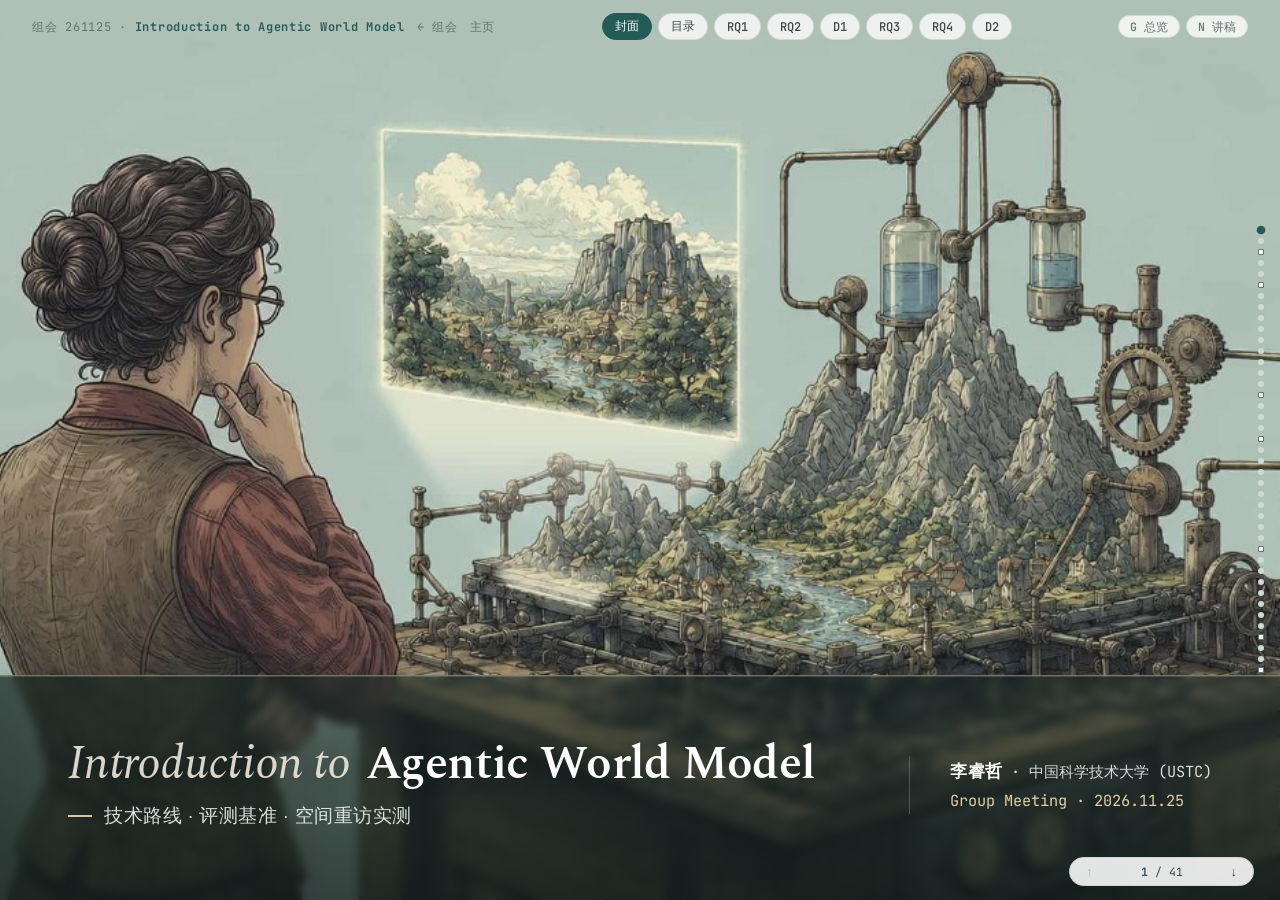
<file: 组会/261125/index.html>
<!DOCTYPE html>
<html lang="zh-CN" class="laser-mode">
<head>
  <meta charset="UTF-8">
  <meta name="viewport" content="width=device-width, initial-scale=1.0">
  <meta name="theme-color" content="#aebfb5">
  <title>Introduction to Agentic World Model · 组会 261125</title>
  <link rel="preconnect" href="https://fonts.googleapis.com">
  <link rel="preconnect" href="https://fonts.gstatic.com" crossorigin>
  <link href="https://fonts.googleapis.com/css2?family=Spectral:ital,wght@0,400;0,500;0,600;1,400&family=JetBrains+Mono:wght@400;500;600&family=Noto+Serif+SC:wght@500;600;700&display=swap" rel="stylesheet">
  <link rel="stylesheet" href="slides.css">
  <script defer src="slides.js"></script>
</head>
<body>
  <div id="laser-dot" aria-hidden="true"></div>
  <div id="bar"></div>

  <header class="chrome">
    <div class="chrome-left">
      <span>组会 261125 · <b>Introduction to Agentic World Model</b></span>
      <a href="../index.html">← 组会</a>
      <a href="../../index.html">主页</a>
    </div>
    <nav class="rqnav" aria-label="章节跳转">
      <button type="button" data-go="cover" class="on">封面</button>
      <button type="button" data-go="agenda">目录</button>
      <button type="button" data-go="rq1">RQ1</button>
      <button type="button" data-go="rq2">RQ2</button>
      <button type="button" data-go="d1">D1</button>
      <button type="button" data-go="rq3">RQ3</button>
      <button type="button" data-go="rq4">RQ4</button>
      <button type="button" data-go="d2">D2</button>
    </nav>
    <div class="chrome-right">
      <button type="button" class="chrome-btn" id="btn-grid">G 总览</button>
      <button type="button" class="chrome-btn" id="btn-notes">N 讲稿</button>
    </div>
  </header>

  <main class="deck" id="deck">

    <!-- P01 · Framed Split Cover -->
    <section class="slide cover-bleed" data-chap="cover" data-title="封面">
      <div class="cover-card">
        <div class="cover-art">
          <img class="cover-bg" src="assets/cover-world-model.jpg" alt="Introduction to Agentic World Model Cover">
        </div>
        <div class="cover-band">
          <div class="cover-band-in">
            <div class="cover-main">
              <h1><span class="title-pre">Introduction to</span> Agentic World Model</h1>
              <p class="sub">技术路线 · 评测基准 · 空间重访实测</p>
            </div>
            <div class="cover-meta">
              <div><b>李睿哲</b> · 中国科学技术大学 (USTC)</div>
              <div class="cover-date">Group Meeting · 2026.11.25</div>
            </div>
          </div>
        </div>
      </div>
      <aside class="speaker-note">
        <p>封面插图直观对应全场的三个核心角色：右侧齿轮流体沙盘是维护世界状态的 Simulator，墙上发光的画框是投影观测画面的 Renderer，左侧观察思考的人则是发出动作与视角的 Planner。</p>
      </aside>
    </section>

    <!-- P02 · Agenda -->
    <section class="slide" data-chap="agenda" data-title="目录">
      <div class="in">
        <div class="kick">Agenda · 组会 2026.11.25</div>
        <h2 class="head">目录</h2>
        <ul class="agenda-list">
          <li><span class="code">RQ1</span><span>什么是 World Model</span><span class="type">文献定义</span></li>
          <li><span class="code">RQ2</span><span>目前 World Model 有哪些技术路线</span><span class="type">路线 0–3 综述</span></li>
          <li class="is-disc"><span class="code">D1</span><span>Agentic Coding 路线</span><span class="type">Discussion</span></li>
          <li><span class="code">RQ3</span><span>如何衡量一个好的 World Model</span><span class="type">基准与算子</span></li>
          <li><span class="code">RQ4</span><span>Agentic 路线的代表工作</span><span class="type">前沿论文</span></li>
          <li class="is-disc"><span class="code">D2</span><span>现有工作的缺点与未来方向</span><span class="type">实测与讨论</span></li>
        </ul>
      </div>
      <aside class="speaker-note">
        <p>今天组会按 RQ（调研他人的定义、流派、基准与论文）和 Discussion（我自己的构想、实测结果与待讨论方向）交替展开。</p>
      </aside>
    </section>

    <!-- P03 · RQ1 Divider -->
    <section class="slide divider" data-chap="rq1" data-title="RQ1 · 什么是 World Model">
      <div class="in">
        <div class="rqbig">RQ1</div>
        <h2>什么是 World Model？</h2>
        <table class="idx">
          <thead>
            <tr><th>标题</th><th>信源</th><th>时间</th><th>研究视角</th></tr>
          </thead>
          <tbody>
            <tr>
              <td>A Functional Taxonomy of World Models</td>
              <td class="src">World Labs · Fei-Fei Li</td>
              <td class="tm">2026 Jun</td>
              <td>三功能器闭环定义</td>
            </tr>
          </tbody>
        </table>
      </div>
      <aside class="speaker-note">
        <p>RQ1 直接采用李飞飞团队 World Labs 2026 年 6 月发布的分类学博客报告作为定义基石：先通过 Seedance 2.5 与 Genie 4 的直观对比看清视频生成与世界模型的边界，再展开三功能器闭环定义。</p>
      </aside>
    </section>

    <!-- P04 · RQ1 Video Gen vs World Model (Seedance 2.5 vs Genie 4) -->
    <section class="slide" data-chap="rq1" data-title="RQ1 · 视频生成 vs 世界模型">
      <div class="in" data-sync-group>
        <div class="vid-bar">
          <div class="kick" style="margin:0;">RQ1 · 核心辨析</div>
          <button type="button" class="sync-btn" data-sync-play>▶ 同步播放对比</button>
        </div>
        <h2 class="head" style="margin-bottom:14px;">视频生成 ≠ 世界模型：Seedance 2.5 vs. Genie 4</h2>
        <div class="cols top">
          <div class="card" style="padding:14px 18px;">
            <div class="tag-top">VIDEO GENERATOR · Seedance 2.5</div>
            <h4>一次写死整段「观测画面序列」</h4>
            <figure style="margin:4px 0 12px;">
              <div class="frame">
                <video src="assets/rq2-seedance25.mp4" style="max-height:31vh;" autoplay loop muted playsinline controls></video>
              </div>
              <figcaption>官方演示：片头提交 <code>@图1–18</code> → 一次性生成固定 30s 成片</figcaption>
            </figure>
            <ul class="kw">
              <li><b>建模对象</b> · 直接拟合像素序列 <span class="m"><i>o</i><sub>0:<i>T</i></sub></span>，无持久状态 <span class="m"><i>s<sub>t</sub></i></span></li>
              <li class="bad"><b>控制时机</b> · 仅在 <span class="m"><i>t</i> = 0</span> 给条件，开跑后只读播片</li>
              <li class="bad"><b>反事实性</b> · 问“若中途左转会怎样”只能全片重抽</li>
            </ul>
          </div>

          <div class="card pine" style="padding:14px 18px;">
            <div class="tag-top">WORLD MODEL · Genie 4</div>
            <h4>持续维护「世界状态」并响应每步动作</h4>
            <figure style="margin:4px 0 12px;">
              <div class="frame">
                <video src="assets/rq2-genie4.mp4" style="max-height:31vh;" autoplay loop muted playsinline controls></video>
              </div>
              <figcaption>官方实机：<code>WASD</code> 实时控移动 + 底部随时打字改世界</figcaption>
            </figure>
            <ul class="kw">
              <li class="ok"><b>建模对象</b> · 维护瞬时状态 <span class="m"><i>s<sub>t</sub></i></span> 与演化 <span class="m">(<i>s<sub>t</sub></i>, <i>a<sub>t</sub></i>) → <i>s</i><sub><i>t</i>+1</sub></span></li>
              <li class="ok"><b>控制时机</b> · 每一时刻 <span class="m"><i>t</i></span> 持续接键鼠与事件实时闭环</li>
              <li class="ok"><b>反事实性</b> · 同一起点施加不同 <span class="m"><i>a<sub>t</sub></i></span> 实时走出不同未来</li>
            </ul>
          </div>
        </div>
      </div>
      <aside class="speaker-note">
        <p>先用两段官方视频把概念立住：左边 Seedance 2.5 再惊艳，本质也是在 <span class="m"><i>t</i> = 0</span> 一次性把整卷胶片洗出来，播片时世界已经定死；右边 Genie 4 在背后维护瞬时状态 <span class="m"><i>s<sub>t</sub></i></span>，每一步都在等你的动作 <span class="m"><i>a<sub>t</sub></i></span>、视角 <span class="m"><i>c<sub>t</sub></i></span> 和突发事件来推演下一状态 <span class="m"><i>s</i><sub><i>t</i>+1</sub></span>——能否维护状态并支持运行中反事实交互，正是视频生成与世界模型的分水岭。</p>
      </aside>
    </section>

    <!-- P05 · RQ1 Circular Loop + streams.mp4 -->
    <section class="slide" data-chap="rq1" data-title="RQ1 · 三种功能角色闭环">
      <div class="in">
        <div class="kick">RQ1 · World Labs 功能定义</div>
        <h2 class="head">三种功能角色构成闭环</h2>
        <div class="cols">
          <div class="svg-card">
            <svg viewBox="0 0 460 390" role="img" aria-label="Circular Simulator Renderer Planner Loop">
              <defs>
                <marker id="c-pine" viewBox="0 0 10 10" refX="8" refY="5" markerWidth="6" markerHeight="6" orient="auto"><path d="M0,1 L9,5 L0,9 z" fill="#245b56"/></marker>
                <marker id="c-brass" viewBox="0 0 10 10" refX="8" refY="5" markerWidth="6" markerHeight="6" orient="auto"><path d="M0,1 L9,5 L0,9 z" fill="#84693a"/></marker>
              </defs>

              <!-- Outer guide ring -->
              <circle cx="230" cy="205" r="126" fill="none" stroke="#dce7e2" stroke-width="2"/>

              <!-- Clockwise circular arcs along R=126 -->
              <!-- Planner (150°) -> Simulator (270°) -->
              <path d="M 104.4 214.9 A 126 126 0 0 1 172.8 92.7" fill="none" stroke="#245b56" stroke-width="2.5" marker-end="url(#c-pine)"/>
              <text x="112" y="138" text-anchor="end" font-size="13" font-weight="600" fill="#245b56">动作 <tspan class="sm">a</tspan><tspan class="sm-sub" font-style="italic">t</tspan></text>

              <!-- Simulator (-90°) -> Renderer (30°) -->
              <path d="M 284.2 91.3 A 126 126 0 0 1 355.8 211.6" fill="none" stroke="#245b56" stroke-width="2.5" marker-end="url(#c-pine)"/>
              <text x="348" y="138" text-anchor="start" font-size="13" font-weight="600" fill="#245b56">状态 <tspan class="sm">s</tspan><tspan class="sm-sub" font-style="italic">t</tspan></text>

              <!-- Renderer (30°) -> Planner (150°) -->
              <path d="M 301.4 308.8 A 126 126 0 0 1 161.4 310.7" fill="none" stroke="#84693a" stroke-width="2.5" marker-end="url(#c-brass)"/>
              <text x="230" y="356" text-anchor="middle" font-size="13" font-weight="600" fill="#84693a">观测 <tspan class="sm">o</tspan><tspan class="sm-sub" font-style="italic">t</tspan></text>

              <!-- Inner circular camera control arc Planner -> Renderer -->
              <path d="M 173 251 A 105 105 0 0 1 283 251" fill="none" stroke="#84693a" stroke-width="1.8" stroke-dasharray="4 3" marker-end="url(#c-brass)"/>
              <text x="230" y="226" text-anchor="middle" font-size="12" font-weight="600" fill="#84693a">视角 <tspan class="sm">c</tspan><tspan class="sm-sub" font-style="italic">t</tspan></text>

              <!-- Node 1: Top Circle (Simulator) -->
              <circle cx="230" cy="79" r="54" fill="#e7f1ee" stroke="#245b56" stroke-width="2.2"/>
              <text x="230" y="73" text-anchor="middle" font-family="JetBrains Mono" font-size="13.5" font-weight="600" fill="#245b56">Simulator</text>
              <text x="230" y="95" text-anchor="middle" font-size="13" fill="#19211f">状态演化</text>

              <!-- Node 2: Bottom-Right Circle (Renderer) -->
              <circle cx="339" cy="268" r="54" fill="#faf4e6" stroke="#84693a" stroke-width="2.2"/>
              <text x="339" y="262" text-anchor="middle" font-family="JetBrains Mono" font-size="13.5" font-weight="600" fill="#84693a">Renderer</text>
              <text x="339" y="284" text-anchor="middle" font-size="13" fill="#19211f">观测合成</text>

              <!-- Node 3: Bottom-Left Circle (Planner) -->
              <circle cx="121" cy="268" r="54" fill="#eef4f2" stroke="#43645f" stroke-width="2.2"/>
              <text x="121" y="262" text-anchor="middle" font-family="JetBrains Mono" font-size="13.5" font-weight="600" fill="#43645f">Planner</text>
              <text x="121" y="284" text-anchor="middle" font-size="13" fill="#19211f">能动决策</text>
            </svg>
          </div>

          <div>
            <figure>
              <div class="frame light">
                <video src="assets/streams.mp4" autoplay loop muted playsinline controls></video>
              </div>
              <figcaption>World Labs · State vs. Observation vs. Action 数据流</figcaption>
            </figure>
            <div class="pill-row">
              <span class="pill pine"><b class="m"><i>s<sub>t</sub></i> ≠ <i>o<sub>t</sub></i></b> 瞬时状态 ≠ 投影画面</span>
              <span class="pill">功能角色可合可分</span>
            </div>
          </div>
        </div>
      </div>
      <aside class="speaker-note">
        <p>配合右侧动画口播：1）观测画面 <span class="m"><i>o<sub>t</sub></i></span> 不等于背后的瞬时世界状态 <span class="m"><i>s<sub>t</sub></i></span>（一段视频只是连续投影序列，不是一个状态）；2）Simulator 管状态转移，Renderer 管视角投影，Planner 管动作与运镜；3）三者是功能职责，可以拆开做，也可以端到端合在一个网络里。</p>
      </aside>
    </section>

    <!-- P05 · RQ2 Divider -->
    <section class="slide divider" data-chap="rq2" data-title="RQ2 · 主流技术路线">
      <div class="in">
        <div class="rqbig">RQ2</div>
        <h2>目前 World Model 有哪些技术路线？</h2>
        <table class="idx">
          <thead>
            <tr><th>标题</th><th>信源</th><th>时间</th><th>研究视角</th></tr>
          </thead>
          <tbody>
            <tr>
              <td>Video generation models as world simulators (Sora)</td>
              <td class="src">OpenAI</td>
              <td class="tm">2024 Feb</td>
              <td>路线 0 · 视频基线（非严格 WM）</td>
            </tr>
            <tr>
              <td>One-Take Creation &amp; Flexible Referencing: Seedance 2.5</td>
              <td class="src">ByteDance Seed</td>
              <td class="tm">2026</td>
              <td>路线 0 · 多模态单次视频生成</td>
            </tr>
            <tr>
              <td>Genie 3 &amp; Genie 4: A New Generation of World Simulation</td>
              <td class="src">Google DeepMind</td>
              <td class="tm">2026</td>
              <td>路线 1 · 流式像素实时交互</td>
            </tr>
            <tr>
              <td>Atlas: A Foundation Model for Spatial Intelligence</td>
              <td class="src">World Labs · Fei-Fei Li</td>
              <td class="tm">2026</td>
              <td>路线 2 · 显式 3D 空间上下文</td>
            </tr>
            <tr>
              <td>V-JEPA 2: Self-Supervised Video Models Enable Planning</td>
              <td class="src">Meta FAIR · Yann LeCun</td>
              <td class="tm">2025 Jun</td>
              <td>路线 3 · 无像素潜空间闭环</td>
            </tr>
            <tr>
              <td>Mastering Diverse Domains through World Models (Dreamer)</td>
              <td class="src">Nature 2025</td>
              <td class="tm">2025–2026</td>
              <td>路线 3 · 潜空间想象训练</td>
            </tr>
          </tbody>
        </table>
      </div>
      <aside class="speaker-note">
        <p>单次视频生成因为缺乏运行中状态演化与交互闭环，不算严格意义上的世界模型，编号记为路线 0；其余三条真正维护世界状态的路线编号为路线 1、2、3。</p>
      </aside>
    </section>

    <!-- P06 · RQ2 Routes 0-3 Master Table -->
    <section class="slide" data-chap="rq2" data-title="RQ2 · 路线 0–3 总览">
      <div class="in">
        <div class="kick">RQ2 · 路线 0–3 总览</div>
        <h2 class="head">状态 <span class="m"><i>s<sub>t</sub></i></span> 存在哪？画不画像素？</h2>
        <table class="mat">
          <thead>
            <tr>
              <th style="width:18%">技术路线</th>
              <th style="width:38%">核心机制（状态与交互）</th>
              <th style="width:21%">代表人物</th>
              <th style="width:23%">代表工作 / 系统</th>
            </tr>
          </thead>
          <tbody>
            <tr>
              <td><b>0. 单次视频生成</b><span class="sub-tag">非严格 WM · 基线</span></td>
              <td>无持久状态 <span class="m"><i>s<sub>t</sub></i></span> · 整段一次去噪 · 无中途 <span class="m"><i>a<sub>t</sub></i>, <i>c<sub>t</sub></i></span> 接口</td>
              <td>Tim Brooks · Bill Peebles · Lu Jiang</td>
              <td><b>Seedance 2.5</b> · Sora 2 · Veo 3 · Kling 3.0</td>
            </tr>
            <tr>
              <td><b style="color:var(--pine)">1. 流式像素交互派</b><span class="sub-tag">云游戏直觉</span></td>
              <td>状态藏于 <span class="en">KV Cache</span> · 单视频网包揽 <span class="en">Sim + Ren</span> 实时响应按键</td>
              <td>Jack Parker-Holder · Tim Rocktäschel · Shlomi Fruchter</td>
              <td><b style="color:var(--pine)">Genie 3 / 4</b> · Oasis 3 · GWM Worlds 2 · LingBot · GAIA-4</td>
            </tr>
            <tr>
              <td><b style="color:var(--brass)">2. 显式 3D 记忆派</b><span class="sub-tag">三维沙盘</span></td>
              <td>状态固化为 <span class="en">Spatial Context / 3DGS / Mesh</span> · 自由取景</td>
              <td>Fei-Fei Li · Justin Johnson · Ben Mildenhall</td>
              <td><b style="color:var(--brass)">Atlas</b> · Marble · HY-World 2.0 · SANA-WM</td>
            </tr>
            <tr>
              <td><b style="color:var(--slate)">3. 无像素潜空间派</b><span class="sub-tag">闭眼算棋</span></td>
              <td>状态存为紧凑潜向量 <span class="m"><i>z<sub>t</sub></i></span> · 砍掉高清像素 <span class="en">Renderer</span> 极速规划</td>
              <td>Yann LeCun · Danijar Hafner</td>
              <td><b style="color:var(--slate)">V-JEPA 2-AC</b> · Dreamer 4 · TD-MPC2 · Meta CWM</td>
            </tr>
          </tbody>
        </table>
      </div>
      <aside class="speaker-note">
        <p>0 号是单次电影短片基线（Seedance 2.5）；1–3 号是三类严格的世界模型：边按键边画的云游戏（Genie 4）、锚定三维坐标的空间沙盘（Atlas）、不画图的极速决策潜模型（V-JEPA 2-AC）。</p>
      </aside>
    </section>

    <!-- P07 · Route 0 Representative: Seedance 2.5 -->
    <section class="slide" data-chap="rq2" data-title="RQ2 · 路线 0 代表：Seedance 2.5">
      <div class="in">
        <div class="kick">RQ2 · 路线 0 代表（视频基线） · ByteDance Seed</div>
        <h2 class="head">Seedance 2.5：<code>@</code> 多模态单次提交，中途零交互</h2>
        <div class="cols w-right">
          <div class="io-spec">
            <div class="io-row">
              <span class="k">输入 IN</span>
              <span>文本提示词 + 最多 <b>50 个参考资产</b>（≤30 图 · ≤10 视频 · ≤10 音频）</span>
            </div>
            <div class="io-row">
              <span class="k">接口 UI</span>
              <span>提示框内联 <code>@图1</code> <code>@视频1</code> <code>@音频1</code> 绑定主体/场景/运镜，点一次发送键 <code>↗</code></span>
            </div>
            <div class="io-row">
              <span class="k">交互 LOOP</span>
              <span><b>开环一次性去噪</b> · 生成途中无 <span class="m"><i>a<sub>t</sub></i> / <i>c<sub>t</sub></i></span> 干预接口，改动作只能重写重抽</span>
            </div>
            <div class="io-row">
              <span class="k">输出 OUT</span>
              <span>最长 <b>30s 音画原生同步 MP4</b>（开放域画质最强，无三维持久状态 <span class="m"><i>s<sub>t</sub></i></span>）</span>
            </div>
          </div>

          <figure>
            <div class="frame">
              <video src="assets/rq2-seedance25.mp4" autoplay loop muted playsinline controls></video>
            </div>
            <figcaption>官方演示：片头展示多张角色与场地 <code>@图1–18</code> 输入框 → 一次性输出 30s 音乐厅音画成片</figcaption>
          </figure>
        </div>
      </div>
      <aside class="speaker-note">
        <p>注意看片头前 3 秒的官方输入框：用户把音乐厅、钢琴家、大提琴、主唱等十几张参考图塞进同一个输入框，用 @图一、@图二 引用后点一次发送，模型离线一次性算出整段 30 秒音画同步视频。（注：我们对 Seedance 2.5 喂入城市深度图的重访实测将在 D2 章节详细对比展示。）</p>
      </aside>
    </section>

    <!-- P08 · Route 1 Representative: Genie 4 (Official) -->
    <section class="slide" data-chap="rq2" data-title="RQ2 · 路线 1 代表：Genie 4">
      <div class="in">
        <div class="kick">RQ2 · 路线 1 代表 · Google DeepMind (Genie 3 → Genie 4)</div>
        <h2 class="head">Genie 4：键鼠实时控位姿 + 中途打字改世界</h2>
        <div class="cols w-right">
          <div class="io-spec pine">
            <div class="io-row">
              <span class="k">输入 IN</span>
              <span>开局文本 / 首帧图 + <b>每帧键鼠动作 <span class="m"><i>a<sub>t</sub></i>, <i>c<sub>t</sub></i></span></b> + 中途自然语言事件</span>
            </div>
            <div class="io-row">
              <span class="k">接口 UI</span>
              <span>云游戏视口：左下 <code>WASD</code> 移动 + 右下 <code>↑↓←→</code> 视角 + 底部实时 <code>Rewrite</code> 输入框</span>
            </div>
            <div class="io-row">
              <span class="k">交互 LOOP</span>
              <span><b>流式逐帧闭环</b> · 边按键边生成下一块帧，可中途随时打字刷出新角色或改天气</span>
            </div>
            <div class="io-row">
              <span class="k">输出 OUT</span>
              <span><b>720p · 24 FPS 实时视频流 + 同步环境音/语音</b>（隐式 <span class="en">KV Cache</span> 记忆，超窗口易遗忘）</span>
            </div>
          </div>

          <figure>
            <div class="frame">
              <video src="assets/rq2-genie4.mp4" autoplay loop muted playsinline controls></video>
            </div>
            <figcaption>官方实机录屏：左下 <code>WASD</code> 行走 + 右下转视角 + 底部实时输入刷出“提行李箱老人”</figcaption>
          </figure>
        </div>
      </div>
    </section>

    <!-- P10 · Route 1 My Try: Genie 4 on Office Photo -->
    <section class="slide" data-chap="rq2" data-title="RQ2 · 路线 1 实测：Genie 4">
      <div class="in">
        <div class="kick">RQ2 · 路线 1 亲手实测 (My Try) · Project Genie</div>
        <h2 class="head">Genie 4 实测：工位单图 → 实时键鼠漫游（4× 快放 · 30s）</h2>
        <div class="cols w-right">
          <div>
            <figure style="margin-bottom:14px;">
              <div class="frame light zoomable">
                <img src="assets/try-office-input.jpg" style="max-height:24vh;" alt="Office desk input photo">
              </div>
              <figcaption>输入：我的工位单张实拍图（点击放大）</figcaption>
            </figure>
            <ul class="kw">
              <li class="ok"><b>丝滑推演</b> · 按 <code>WASD</code> 退离工位、穿门走进外间与侧室</li>
              <li class="ok"><b>开放脑补</b> · 连贯生出饮水机、绿植、白板与窗外楼群</li>
              <li class="bad"><b>隐式漂移</b> · 中后段突然冒出手持纸张又消失，无三维几何锁死</li>
            </ul>
          </div>

          <figure>
            <div class="frame">
              <video src="assets/try-genie4-office.mp4" autoplay loop muted playsinline controls></video>
            </div>
            <figcaption>实测录屏（原长 2min，4× 快放至 30s）：右下角实时显示 <code>WASD</code> + 方向键</figcaption>
          </figure>
        </div>
      </div>
      <aside class="speaker-note">
        <p>这是我直接拿工位随手拍的一张照片丢进 Genie 4 跑出来的两分钟实测（这里 4 倍速压成 30 秒方便演示）：按 S 后退走出玻璃门，外面的饮水机、绿植、工位乃至转身后的白板和大窗户全是模型边按键边实时脑补出来的，交互感极强；但也能看到纯流式视频没有显式 3D 骨架，中途会突然冒出一只拿纸的手随后又凭空消失。</p>
      </aside>
    </section>

    <!-- P10 · Route 2 Representative: World Labs Atlas (Official) -->
    <section class="slide" data-chap="rq2" data-title="RQ2 · 路线 2 代表：World Labs Atlas">
      <div class="in" data-sync-group>
        <div class="vid-bar">
          <div class="kick" style="margin:0;">RQ2 · 路线 2 代表 · World Labs (Atlas)</div>
          <button type="button" class="sync-btn" data-sync-play>▶ 同步播放</button>
        </div>
        <h2 class="head" style="margin-bottom:16px;">Atlas：三维坐标上下文锚定，自由漫游零漂移</h2>
        <div class="cols w-right">
          <div class="io-spec brass">
            <div class="io-row">
              <span class="k">输入 IN</span>
              <span>单图 / 多图 / 文本 + <b>精确 3D 相机几何</b>（写入 <code>Spatial Context</code>）</span>
            </div>
            <div class="io-row">
              <span class="k">接口 UI</span>
              <span><code>Viewfinder</code> 三维取景器（框选空白视角点 <code>Render</code> 扩建）+ <code>Chisel</code> 灰盒</span>
            </div>
            <div class="io-row">
              <span class="k">交互 LOOP</span>
              <span><b>先锚定空间 → 再自由取景</b> · 支持 <code>Frameboy</code>（15 FPS）实时流或引擎漫游</span>
            </div>
            <div class="io-row">
              <span class="k">输出 OUT</span>
              <span>持久 <b>3D 高斯 (<code>.spz/.ply</code>) + 网格 (<code>.glb</code>)</b>（重访零漂移，但场景凝固静态）</span>
            </div>
          </div>

          <div class="vid-pair">
            <figure>
              <div class="frame"><video src="assets/rq2-atlas-viewfinder.mp4" autoplay loop muted playsinline controls></video></div>
              <figcaption>官方演示：<code>Viewfinder</code> 三维视锥扩建与漫游</figcaption>
            </figure>
            <figure>
              <div class="frame"><video src="assets/rq2-atlas-splats.mp4" autoplay loop muted playsinline controls></video></div>
              <figcaption>官方演示：<code>Splats → Mesh</code> 显式几何导出</figcaption>
            </figure>
          </div>
        </div>
      </div>
      <aside class="speaker-note">
        <p>李飞飞团队最新旗舰 Atlas 的核心机制叫 Spatial Context：每一张输入图和新生成帧都严格绑定三维相机位姿。在 Viewfinder 界面里对准未知区域点 Render 逐块扩建空间，最后可导出 3D 高斯点云、碰撞网格或进 Frameboy 实时漫游。</p>
      </aside>
    </section>

    <!-- P12 · Route 2 My Try: World Labs Atlas on Same Office Photo -->
    <section class="slide" data-chap="rq2" data-title="RQ2 · 路线 2 实测：Atlas Viewfinder">
      <div class="in" data-step-gallery>
        <div class="kick">RQ2 · 路线 2 亲手实测 (My Try) · 同一张工位图跑 Atlas</div>
        <h2 class="head" style="margin-bottom:14px;">Atlas 实测：摆三维取景框 → 指哪补哪、钉入显式三维壳</h2>
        <div class="cols top">
          <div>
            <figure style="margin-bottom:12px;">
              <div class="frame light">
                <video src="assets/try-atlas-record.mp4" style="max-height:36vh;" autoplay loop muted playsinline controls></video>
              </div>
              <figcaption>实测全局录屏（22s）：拉远可见 8 个三维相机视锥与显式点云几何壳</figcaption>
            </figure>
            <div style="display:grid;grid-template-columns:112px 1fr;gap:14px;align-items:center;">
              <figure>
                <div class="frame light zoomable">
                  <img src="assets/try-office-input.jpg" style="max-height:11vh;" alt="Same office desk input">
                </div>
                <figcaption style="font-size:0.68rem;">同一工位原图</figcaption>
              </figure>
              <ul class="kw" style="font-size:0.88rem;gap:4px;">
                <li class="ok"><b>显式三维锁死</b> · 视锥钉入 <code>Spatial Context (8/64)</code></li>
                <li class="ok"><b>指哪补哪</b> · 框选空白点 <code>Render</code> 透视严丝合缝</li>
                <li class="bad"><b>静态沙盘</b> · 离线补全布景，无实时动态交互</li>
              </ul>
            </div>
          </div>

          <div>
            <div class="step-tabs" role="tablist" aria-label="Atlas 实测步骤切换">
              <button type="button" class="step-tab on" data-gal-src="assets/try-atlas-1.jpg" data-gal-cap="Step 1：将 77° 取景框对准棕色门左侧空白未建区（Spatial Context 6/64）">1. 门左空白</button>
              <button type="button" class="step-tab" data-gal-src="assets/try-atlas-2.jpg" data-gal-cap="Step 2：点击 Render 后无缝补全左侧窗户、工位与条纹地毯（写入 7/64）">2. Render 左侧</button>
              <button type="button" class="step-tab" data-gal-src="assets/try-atlas-3.jpg" data-gal-cap="Step 3：抬头将取景框对准天花板白色未生成缺口">3. 吊顶缺口</button>
              <button type="button" class="step-tab" data-gal-src="assets/try-atlas-4.jpg" data-gal-cap="Step 4：Render 补全吊顶灯盘与方形空调风口（写入 8/64）">4. Render 吊顶</button>
              <button type="button" class="step-tab" data-gal-src="assets/try-atlas-5.jpg" data-gal-cap="Step 5：室内三维环视固化（白桌腿、门扇、显示器位置锁死，右下可导 Video / Splats / Frameboy）">5. 三维环视</button>
            </div>
            <figure>
              <div class="frame light zoomable">
                <img data-gal-img src="assets/try-atlas-1.jpg" style="max-height:42vh;" alt="Atlas Viewfinder step">
              </div>
              <figcaption data-gal-cap>Step 1：将 77° 取景框对准棕色门左侧空白未建区（Spatial Context 6/64）</figcaption>
            </figure>
          </div>
        </div>
      </div>
      <aside class="speaker-note">
        <p>左边视频把镜头拉到房间外部，可以直观看到 Atlas 维护的世界状态本质：8 个绿色相机视锥钉在三维空间里，撑起一整套显式三维几何外壳。右边点击 1→2、3→4、5 可以逐帧回看我是怎么把门左边空白和天花板缺口一块块 Render 补全进去的——几何绝对不漂，但整个空间是静态凝固的。</p>
      </aside>
    </section>

    <!-- P12 · Route 3 Representative: Meta V-JEPA 2-AC -->
    <section class="slide" data-chap="rq2" data-title="RQ2 · 路线 3 代表：Meta V-JEPA 2-AC">
      <div class="in">
        <div class="kick">RQ2 · 路线 3 代表 · Meta FAIR (Yann LeCun 团队)</div>
        <h2 class="head">V-JEPA 2-AC：不画任何未来像素，潜空间搜动作控真机</h2>
        <div class="cols w-right">
          <div class="io-spec slate">
            <div class="io-row">
              <span class="k">输入 IN</span>
              <span>机械臂当前相机图 <span class="m"><i>o<sub>t</sub></i></span> + 本体位姿 + <b>一张目标完成图 <span class="m"><i>o<sub>g</sub></i></span></b></span>
            </div>
            <div class="io-row">
              <span class="k">接口 UI</span>
              <span>具身控制 API 闭环（无人类交互视口，<b>全程砍掉像素解码器</b>）</span>
            </div>
            <div class="io-row">
              <span class="k">交互 LOOP</span>
              <span><b>每步 MPC 重规划</b> · 潜空间 <span class="m"><i>z</i></span> 内并行推演多条候选动作，挑最接近 <span class="m"><i>z<sub>g</sub></i></span> 的首步执行</span>
            </div>
            <div class="io-row">
              <span class="k">输出 OUT</span>
              <span>7 维连续动作 <code>[Δx,Δy,Δz, Δr,Δp,Δy, 夹爪]</code>（未知桌面零样本抓取 <b>65%–80%</b>）</span>
            </div>
          </div>

          <figure>
            <div class="frame">
              <video src="assets/rq2-vjepa2-ac.mp4" autoplay loop muted playsinline controls></video>
            </div>
            <figcaption>官方真机闭环：<code>Start</code> 当前图 + <code>Goal</code> 目标图 → 潜空间并行搜轨迹 → Franka 机械臂抓取</figcaption>
          </figure>
        </div>
      </div>
      <aside class="speaker-note">
        <p>路线 3 走到了另一个极端：Yann LeCun 主导的 V-JEPA 2-AC 根本不生成未来视频像素，只收当前相机帧和一张目标照片，编码成潜向量后在潜空间高速搜索 7 自由度机械臂控制量，每步 0.2 秒闭环修正，在陌生实验室零样本完成抓杯放盘。</p>
      </aside>
    </section>

    <!-- P13 · Players Map -->
    <section class="slide" data-chap="rq2" data-title="RQ2 · 代表机构与发布模型">
      <div class="in">
        <div class="kick">RQ2 · 行业与学界版图</div>
        <h2 class="head">谁在发 World Model？（区分同厂视频线）</h2>
        <div class="cards four">
          <div class="card pine">
            <div class="tag-top">原生独角兽</div>
            <h4>专职 WM 创业</h4>
            <ul class="kw">
              <li><b>World Labs</b> · Atlas / Marble</li>
              <li><b>AMI Labs</b> · JEPA 路线</li>
              <li><b>Decart</b> · Oasis 3 / Lucy</li>
              <li><b>Odyssey</b> · Odyssey-3 Pro</li>
              <li><b>Runway</b> · GWM Worlds 2</li>
              <li><b>极佳 / 大晓</b> · GigaWorld · 开悟</li>
            </ul>
          </div>
          <div class="card pine">
            <div class="tag-top">大厂 WM 专线</div>
            <h4>独立于影视视频线</h4>
            <ul class="kw">
              <li><b>DeepMind</b> · Genie 4 / Dreamer 4 <span style="color:var(--ink-4)">(≠Veo)</span></li>
              <li><b>NVIDIA</b> · Cosmos · SANA-WM</li>
              <li><b>Meta</b> · V-JEPA 2-AC · CWM</li>
              <li><b>腾讯混元</b> · HY-World 2.0</li>
              <li><b>蚂蚁 / 阿里</b> · LingBot · HappyOyster</li>
            </ul>
          </div>
          <div class="card brass">
            <div class="tag-top">智驾与具身</div>
            <h4>虚拟考场与合成数据</h4>
            <ul class="kw">
              <li><b>Wayve</b> · GAIA-1 → GAIA-4</li>
              <li><b>Waymo</b> · Waymo WM</li>
              <li><b>1X Tech</b> · 1XWM</li>
              <li><b>华为 / 蔚来</b> · WEWA · NWM</li>
              <li><b>吉利 / Momenta</b> · WAM · R7</li>
            </ul>
          </div>
          <div class="card">
            <div class="tag-top">学术界开源</div>
            <h4>机制与架构探索</h4>
            <ul class="kw">
              <li><b>奠基</b> · Ha &amp; Schmidhuber</li>
              <li><b>神经游戏</b> · UniSim · DIAMOND · GameNGen</li>
              <li><b>分层潜规划</b> · MBZUAI PAN 2</li>
              <li><b>漫游记忆</b> · YUME · Aether · WorldMem</li>
            </ul>
          </div>
        </div>
      </div>
    </section>

    <!-- P14 · Bottleneck Matrix -->
    <section class="slide" data-chap="rq2" data-title="RQ2 · 路线 0–3 能力偏科">
      <div class="in">
        <div class="kick">RQ2 · 小结对比</div>
        <h2 class="head">路线 0–3 无一能同时守住五项要求</h2>
        <table class="mat">
          <thead>
            <tr>
              <th>主流路线</th>
              <th>视觉画质</th>
              <th>3D 空间持久</th>
              <th>物理因果动态</th>
              <th>局部可编辑</th>
              <th>推演速度</th>
            </tr>
          </thead>
          <tbody>
            <tr>
              <td><b>0. 单次视频生成（基线）</b></td>
              <td class="cell-ok">✓✓ 最高</td>
              <td class="cell-no">✗ 易失忆</td>
              <td class="cell-no">✗ 无动作接口</td>
              <td class="cell-no">✗ 难局部改</td>
              <td class="cell-na">— 离线整段</td>
            </tr>
            <tr>
              <td><b>1. 流式像素交互派</b></td>
              <td class="cell-ok">✓ 高动态</td>
              <td class="cell-mid">△ 窗口受限</td>
              <td class="cell-mid">△ 守恒易漂</td>
              <td class="cell-no">✗ 隐式黑盒</td>
              <td class="cell-mid">△ 算力极重</td>
            </tr>
            <tr>
              <td><b>2. 显式 3D 记忆派</b></td>
              <td class="cell-ok">✓ 视角稳</td>
              <td class="cell-ok">✓✓ 零漂移</td>
              <td class="cell-no">✗ 凝固静态</td>
              <td class="cell-ok">✓ 可导资产</td>
              <td class="cell-ok">✓ 实时渲染</td>
            </tr>
            <tr>
              <td><b>3. 无像素潜空间派</b></td>
              <td class="cell-na">— 无画面</td>
              <td class="cell-mid">△ 压缩丢细节</td>
              <td class="cell-ok">✓ 聚焦决策</td>
              <td class="cell-no">✗ 潜向量黑盒</td>
              <td class="cell-ok">✓✓ 快数十倍</td>
            </tr>
          </tbody>
        </table>
      </div>
    </section>

    <!-- P16 · Discussion 1 Divider -->
    <section class="slide divider" data-chap="d1" data-title="D1 · Agentic Coding 路线">
      <div class="in">
        <div class="kick">Discussion 1 · 我们的视角</div>
        <div class="rqbig">D1</div>
        <h2>Agentic Coding 路线</h2>
        <div class="pill-row">
          <span class="pill pine"><b>01 · Sora</b> 扩增纯视频即可涌现世界模拟</span>
          <span class="pill brass"><b>02 · Fei-Fei Li</b> The World Is Not Made of Words</span>
          <span class="pill"><b>03 · GPT-6-Astra</b> 代码已能构建动画 · 3D 资产 · 3D 视频</span>
        </div>
      </div>
      <aside class="speaker-note">
        <p>进入第一个 Discussion 章节，我们不急着抛框图，只摆出三个非常有张力的行业观点与最新事实，看看为什么我们会走向 Agentic Coding 路线。</p>
      </aside>
    </section>

    <!-- P17 · D1 Point 1: OpenAI Sora Quote -->
    <section class="slide" data-chap="d1" data-title="D1 · 观点 1：Sora 视频涌现论">
      <div class="in">
        <div class="kick">Discussion 1 · 01 / 03 · OpenAI Sora (2024.02)</div>
        <h2 class="head">观点一：扩增纯视频生成，就能涌现世界模型智能</h2>
        <div class="cols w-right">
          <div>
            <div class="q-box" style="margin:0 0 14px;">
              <b>OpenAI 原话：</b><br>
              “Scaling video generation models is a promising path towards building general purpose simulators of the physical world... <b>without any explicit inductive biases for 3D, objects, etc.—they are purely phenomena of scale.</b>”
            </div>
            <ul class="kw">
              <li><b>核心信仰</b> · 无需任何显式 3D 或物理引擎偏置</li>
              <li><b>路径假设</b> · 把所有视觉数据压成时空 Patch，靠规模涌现三维一致性与物理规律</li>
            </ul>
          </div>

          <figure>
            <div class="frame light zoomable">
              <img src="assets/d1-sora-quote.jpg" alt="OpenAI Sora World Simulators Report Quote">
            </div>
            <figcaption>OpenAI《Video generation models as world simulators》原文摘录（点击放大）</figcaption>
          </figure>
        </div>
      </div>
    </section>

    <!-- P18 · D1 Point 2: Fei-Fei Li "The World Is Not Made of Words" -->
    <section class="slide" data-chap="d1" data-title="D1 · 观点 2：The World Is Not Made of Words">
      <div class="in">
        <div class="kick">Discussion 1 · 02 / 03 · World Labs · Fei-Fei Li (2026.06)</div>
        <h2 class="head">观点二：<i>The World Is Not Made of Words</i></h2>
        <div class="cols w-right">
          <div>
            <div class="q-box" style="margin:0 0 14px;border-left-color:var(--brass);background:var(--brass-soft);">
              <b>李飞飞原话：</b><br>
              “Language models have given machines an extraordinary command of concepts, vocabulary, and reasoning, <b>but the physical world, virtual or real, runs on a different substrate.</b>”
            </div>
            <ul class="kw">
              <li><b>核心判断</b> · 语言模型学文本统计结构，世界模型学<b>空间与时间</b>结构</li>
              <li><b>直指局限</b> · 纯自然语言（Words）无法精确承载三维几何、遮挡透视与物理受力</li>
            </ul>
            <div class="pill-row">
              <a class="pill brass" href="https://worldlabs.ai/blog/taxonomy-of-world-models" target="_blank">↗ worldlabs.ai/blog/taxonomy-of-world-models</a>
            </div>
          </div>

          <figure>
            <div class="frame light zoomable">
              <img src="assets/d1-worldlabs-words.jpg" alt="World Labs The World Is Not Made of Words">
            </div>
            <figcaption>World Labs《A Functional Taxonomy of World Models》开篇截图（点击放大）</figcaption>
          </figure>
        </div>
      </div>
    </section>

    <!-- P19 · D1 Point 3: GPT-6-Astra Code -> Animation, 3D Assets, 3D Video -->
    <section class="slide" data-chap="d1" data-title="D1 · 信号 3：GPT-6-Astra 写码造 3D">
      <div class="in" data-step-gallery>
        <div class="kick">Discussion 1 · 03 / 03 · OpenAI GPT-6-Astra / 6.2-Astra (2026)</div>
        <h2 class="head" style="margin-bottom:14px;">转折信号：<code>GPT-6-Astra</code> 已能通过代码构建 3D 世界</h2>
        <div class="cols w-right">
          <div>
            <ul class="kw" style="gap:10px;">
              <li class="ok"><b>3D 资产与机械结构</b> · 写 CAD / Python 代码重建五速变速箱（<code>BenchCAD 95.9%</code>）</li>
              <li class="ok"><b>建筑建模与漫游动画</b> · 自主操作 <code>Blender</code> 建庭院住宅与 250 帧关键帧动画，导入 <code>UE5</code> 漫游</li>
              <li class="ok"><b>3D 视频与交互世界</b> · 直写 <code>Three.js / Unity</code> 输出 <code>1080p 24fps</code> 可交互三维场景（与 Seedance 2.5 同镜对比）</li>
            </ul>
            <div class="q-box" style="margin-top:14px;">
              <b>我们的切入点：</b> 用 <b>Agent 写可执行 3D 代码</b>守住几何与物理，再结合神经渲染补齐真实世界质感。
            </div>
          </div>

          <div>
            <div class="step-tabs" role="tablist" aria-label="GPT-6-Astra 3D 代码案例">
              <button type="button" class="step-tab on" data-gal-src="assets/d1-astra-blender.jpg" data-gal-cap="GPT-6-Astra 官方案例：在 Blender 5.2 中建模庭院住宅并编排 250 帧动画（点击放大）">1. Blender 建模与动画</button>
              <button type="button" class="step-tab" data-gal-src="assets/d1-astra-freecad.jpg" data-gal-cap="GPT-6-Astra 官方案例：通过 FreeCAD Python 控制台构建五速齿轮传动 3D 机械资产">2. FreeCAD 机械资产</button>
              <button type="button" class="step-tab" data-gal-src="assets/d1-astra-unity.jpg" data-gal-cap="GPT-6-Astra 官方案例：自动组装完整 Unity 三维城市街区与道路交通场景">3. Unity 3D 城市视频场景</button>
            </div>
            <figure>
              <div class="frame zoomable">
                <img data-gal-img src="assets/d1-astra-blender.jpg" style="max-height:44vh;" alt="GPT-6 Astra Blender 3D Scene">
              </div>
              <figcaption data-gal-cap>GPT-6-Astra 官方案例：在 Blender 5.2 中建模庭院住宅并编排 250 帧动画（点击放大）</figcaption>
            </figure>
          </div>
        </div>
      </div>
    </section>

    <!-- P14 · RQ3 Divider -->
    <section class="slide divider" data-chap="rq3" data-title="RQ3 · 如何衡量一个好的 World Model">
      <div class="in">
        <div class="rqbig">RQ3</div>
        <h2>如何衡量一个好的 World Model？</h2>
        <table class="idx">
          <thead>
            <tr><th>标题</th><th>信源</th><th>时间</th><th>研究视角</th></tr>
          </thead>
          <tbody>
            <tr>
              <td>A Survey of World Model Benchmarks</td>
              <td class="src">NTU · Dacheng Tao</td>
              <td class="tm">2026 Sep</td>
              <td>102 个基准全景分类</td>
            </tr>
            <tr>
              <td>Towards Interactive Video World Modeling</td>
              <td class="src">Univ. of Cambridge</td>
              <td class="tm">2026</td>
              <td>开环 → 闭环四关协议</td>
            </tr>
            <tr>
              <td>Physics-IQ: Benchmarking Physical Understanding</td>
              <td class="src">CVPR 2025</td>
              <td class="tm">2025 Jun</td>
              <td>第 1 关 · 实拍物理续写</td>
            </tr>
            <tr>
              <td>WorldScore: A Unified Evaluation Benchmark</td>
              <td class="src">ICCV 2025</td>
              <td class="tm">2025 Oct</td>
              <td>第 2 关 · 空间与动静分离</td>
            </tr>
            <tr>
              <td>WorldModelBench: Judging Video World Models</td>
              <td class="src">NeurIPS 2025</td>
              <td class="tm">2025 Dec</td>
              <td>第 1 关 · 物理违规判别</td>
            </tr>
            <tr>
              <td>World-in-World: World Models in a Closed-Loop World</td>
              <td class="src">ICLR 2026 Oral</td>
              <td class="tm">2026 Apr</td>
              <td>第 4 关 · 闭环规划效用</td>
            </tr>
          </tbody>
        </table>
      </div>
      <aside class="speaker-note">
        <p>RQ3 依据两篇权威综述及 CVPR / ICCV / NeurIPS / ICLR 顶会代表基准，梳理世界模型的四关能力层级与四类自动打分算子。</p>
      </aside>
    </section>

    <!-- P15 · RQ3 4 Levels & Route Mapping -->
    <section class="slide" data-chap="rq3" data-title="RQ3 · 四关递进与路线覆盖">
      <div class="in">
        <div class="kick">RQ3 · 评测结构</div>
        <h2 class="head">按控制信号递进为「四关」</h2>
        <div class="svg-card">
          <svg viewBox="0 0 960 195" role="img" aria-label="4 benchmark levels">
            <rect x="16" y="16" width="216" height="86" rx="10" fill="#fff" stroke="#cedad4"/>
            <text x="34" y="44" font-size="12.5" font-weight="600" fill="#245b56">第 1 关 · 无控制</text>
            <text x="34" y="74" font-size="15" font-weight="600" fill="#19211f">表观与物理常识</text>

            <rect x="254" y="16" width="216" height="86" rx="10" fill="#fff" stroke="#d9c396" stroke-width="1.6"/>
            <text x="272" y="44" font-size="12.5" font-weight="600" fill="#84693a">第 2 关 · 给相机 <tspan class="sm">c</tspan><tspan class="sm-sub" font-style="italic">t</tspan></text>
            <text x="272" y="74" font-size="15" font-weight="600" fill="#19211f">视角与空间持久</text>

            <rect x="492" y="16" width="216" height="86" rx="10" fill="#fff" stroke="#245b56" stroke-width="1.6"/>
            <text x="510" y="44" font-size="12.5" font-weight="600" fill="#245b56">第 3 关 · 给动作 <tspan class="sm">a</tspan><tspan class="sm-sub" font-style="italic">t</tspan></text>
            <text x="510" y="74" font-size="15" font-weight="600" fill="#19211f">动作与反事实分叉</text>

            <rect x="730" y="16" width="214" height="86" rx="10" fill="#e7f1ee" stroke="#245b56" stroke-width="1.8"/>
            <text x="748" y="44" font-size="12.5" font-weight="600" fill="#245b56">第 4 关 · 自主选 <tspan class="sm">a</tspan><tspan class="sm-sub" font-style="italic">t</tspan></text>
            <text x="748" y="74" font-size="15" font-weight="600" fill="#19211f">闭环任务成功率</text>

            <rect x="16" y="122" width="692" height="54" rx="8" fill="#eef4f2" stroke="#43645f" stroke-dasharray="4 3"/>
            <text x="36" y="154" font-size="13.5" font-weight="600" fill="#19211f">开环像素考卷（收视频 <tspan class="sm">o</tspan><tspan class="sm-sub">0:<tspan font-style="italic">T</tspan></tspan>）→ 只测带渲染器的路线 0 · 1 · 2 · Agentic</text>

            <rect x="730" y="122" width="214" height="54" rx="8" fill="#faf4e6" stroke="#d9c396"/>
            <text x="748" y="154" font-size="13.5" font-weight="600" fill="#84693a">路线 3 主战场 · 全派汇合</text>
          </svg>
        </div>
      </div>
    </section>

    <!-- P21 · Level 1 Benchmark Table -->
    <section class="slide" data-chap="rq3" data-title="RQ3 · 第 1 关：表观与物理基准">
      <div class="in">
        <div class="kick">RQ3 · 第 1 关（无外部控制）</div>
        <h2 class="head" style="margin-bottom:16px;">表观与物理合理性：代表评测集与考题</h2>
        <table class="mat" style="font-size:0.88rem;">
          <thead>
            <tr>
              <th style="width:21%">评测集（信源）</th>
              <th style="width:18%">输入 → 输出</th>
              <th style="width:31%">在评什么？（判分机制）</th>
              <th style="width:30%">典型考题示例</th>
            </tr>
          </thead>
          <tbody>
            <tr>
              <td><b>VBench 2.0</b><span class="sub-tag">NTU S-Lab</span></td>
              <td>文本 / 首帧 → 视频</td>
              <td>物理常识、光学与人体结构忠实度（<code>VLM + 检测</code>）</td>
              <td>热锅化冰 · 对着镜子挥右手（查对称）</td>
            </tr>
            <tr>
              <td><b style="color:var(--pine)">PAI-Bench</b><span class="sub-tag">CVPR Oral · NVIDIA</span></td>
              <td>实拍首帧 + 文本 → 视频</td>
              <td>真实场景重力、碰撞因果与交规（<code>Rubric 裁判</code>）</td>
              <td>雨夜路口电动车横穿 → 减速与溅水花</td>
            </tr>
            <tr>
              <td><b style="color:var(--warn)">Physics-IQ</b><span class="sub-tag">CVPR 2025 · DeepMind</span></td>
              <td><b>前 3s 实拍</b> → 后 5s 视频</td>
              <td>对比真实后续录像的运动掩码 <code>时空 IoU / MSE</code></td>
              <td>骨牌刚倒首块，<b>正中放橡皮鸭挡路</b>看停不停</td>
            </tr>
            <tr>
              <td><b>VideoPhy-2</b><span class="sub-tag">ICLR 2026 · UCLA</span></td>
              <td>动作物理文本 → 视频</td>
              <td>语义与物理常识<b>双项同时 ≥4 分</b>合格率（<code>微调裁判</code>）</td>
              <td>球拍大力击网球形变反弹 · 踩踏板起跳</td>
            </tr>
            <tr>
              <td><b style="color:var(--brass)">WorldModelBench</b><span class="sub-tag">NeurIPS 2025 · UCB/MIT</span></td>
              <td>首帧 + 文本 → 视频</td>
              <td>逐项扣查质量守恒、重力与穿模违规（<code>6.7万标注微调</code>）</td>
              <td>半杯水倾斜倒进空碗 → <b>查杯内水位是否同步降</b></td>
            </tr>
            <tr>
              <td><b style="color:var(--pine)">Last Exam</b><span class="sub-tag">Peking Univ.</span></td>
              <td>实验首帧 + 条件 → 视频</td>
              <td>算子从画面<b>直接量周期 / 液面高度核对物理公式</b></td>
              <td>等长但一重一轻双单摆同时释放（测等时性）</td>
            </tr>
          </tbody>
        </table>
      </div>
    </section>

    <!-- P17 · Level 1 Scores -->
    <section class="slide" data-chap="rq3" data-title="RQ3 · 第 1 关：初版分布 vs SOTA">
      <div class="in">
        <div class="kick">RQ3 · 第 1 关跑分</div>
        <h2 class="head">画质已饱和，定量物理仍是硬伤</h2>
        <div class="span-chart">
          <div class="span-row">
            <div class="span-name"><b>VBench 1.0</b><span>表观画质 (0–100)</span></div>
            <div class="span-track"><div class="span-init" style="left:63%;width:17%"></div><div class="span-sota" style="left:86.5%"></div></div>
            <div class="span-val">63–80 → <b>86+ 饱和</b></div>
          </div>
          <div class="span-row">
            <div class="span-name"><b>VBench 2.0</b><span>内在常识 (%)</span></div>
            <div class="span-track"><div class="span-init" style="left:38%;width:21%"></div><div class="span-sota" style="left:66.7%"></div></div>
            <div class="span-val">38–59% → <b>66.7%</b></div>
          </div>
          <div class="span-row">
            <div class="span-name"><b>PAI-Bench</b><span>物理合理性 (上界 89.8)</span></div>
            <div class="span-track"><div class="span-init" style="left:60%;width:27.1%"></div><div class="span-sota" style="left:87.1%"></div></div>
            <div class="span-val"><b>60.0 – 87.1</b></div>
          </div>
          <div class="span-row">
            <div class="span-name"><b>Physics-IQ</b><span>实拍续写 (%)</span></div>
            <div class="span-track"><div class="span-init" style="left:10%;width:14.1%"></div><div class="span-sota" style="left:50%"></div><div class="span-sota brass" style="left:66.1%"></div></div>
            <div class="span-val">&lt;24% → <b>50%</b> / <b class="brass">66%*</b></div>
          </div>
          <div class="span-row">
            <div class="span-name"><b>VideoPhy-2</b><span>双达标率 (%)</span></div>
            <div class="span-track"><div class="span-init" style="left:17.2%;width:15.4%"></div><div class="span-sota" style="left:47.7%"></div></div>
            <div class="span-val">17–33% → <b>47.7%</b></div>
          </div>
          <div class="span-row">
            <div class="span-name"><b>Last Exam</b><span>公式核验 (0–100)</span></div>
            <div class="span-track"><div class="span-init" style="left:20%;width:37.8%"></div><div class="span-sota" style="left:57.8%"></div><div class="span-sota brass" style="left:65.5%"></div></div>
            <div class="span-val">≤57.8 → <b class="brass">65.5 (3D代码)</b></div>
          </div>
          <div class="chart-legend">
            <span><i style="background:#b8c8c1;border-radius:3px"></i>原论文初版区间</span>
            <span><i style="background:var(--pine)"></i>纯神经网络 SOTA</span>
            <span><i style="background:var(--brass)"></i>多采样验证* / 接入 3D 代码仿真</span>
          </div>
        </div>
      </div>
    </section>

    <!-- P23 · Level 2 Spatial Consistency Table -->
    <section class="slide" data-chap="rq3" data-title="RQ3 · 第 2 关：视角与空间持久基准">
      <div class="in">
        <div class="kick">RQ3 · 第 2 关（给相机轨迹 <span class="m"><i>c<sub>t</sub></i></span>）</div>
        <h2 class="head" style="margin-bottom:16px;">视角控制与空间持久：各基准到底在评什么？</h2>
        <table class="mat" style="font-size:0.87rem;">
          <thead>
            <tr>
              <th style="width:20%">评测集（信源）</th>
              <th style="width:20%">输入 → 输出</th>
              <th style="width:34%">到底在评什么？（核心指标）</th>
              <th style="width:26%">典型考题示例</th>
            </tr>
          </thead>
          <tbody>
            <tr>
              <td><b style="color:var(--pine)">SANA-WM-Bench</b><span class="sub-tag">NVIDIA Research</span></td>
              <td>首帧 + <b>60s 6-DoF 轨迹</b> → 长视频</td>
              <td><code>SLAM</code> 相机轨迹误差 + 长程画质退化 + <b>同位姿重访像素一致度</b></td>
              <td>街口右转绕小巷一圈，第 55s 转回原街口朝向</td>
            </tr>
            <tr>
              <td><b style="color:var(--brass)">WorldScore</b><span class="sub-tag">ICCV 2025 · Stanford</span></td>
              <td>首帧 + <b>分段运镜指令 + 下一空间文本</b> → 连贯视频</td>
              <td>① 镜头走准没 + 新房间生成没；② <b>跨镜 3D 重投影几何</b>变形没；③ <b>拆静/动两榜测物体光流</b>（防静态模型靠定格刷分）</td>
              <td>从客厅右移穿拱门进餐厅，再推近餐桌果盘</td>
            </tr>
            <tr>
              <td><b>R2M-Bench</b><span class="sub-tag">Tongji × Ant Group</span></td>
              <td>首帧 + <b>离开再折返轨迹</b> → 重访视频</td>
              <td>用片内非重访段校准的<b>归一化重访记忆比 <code>NMR</code></b>（防镜头原地不动刷分）</td>
              <td>背离展厅雕像走远 → 转 180° 走回再正对雕像</td>
            </tr>
            <tr>
              <td><b>WorldMemBench</b><span class="sub-tag">ZJU × Fudan × Ant</span></td>
              <td>首帧 + <b>多轮往返轨迹</b>（含屏外事件）→ 视频</td>
              <td>人物/物体身份保持（<code>SAM2/DINO</code>）+ <b>移开镜头期间屏外状态是否继续演化</b></td>
              <td>左→右→左往返看人；移开镜头期间蜡烛燃尽</td>
            </tr>
            <tr>
              <td><b style="color:var(--pine)">Invoker 140</b><span class="sub-tag">InclusionAI</span></td>
              <td>外观参考图 + <b>73 帧三维深度流</b> → 视频</td>
              <td>流式神经渲染对给定三维几何骨架的<b>结构贴合度与跨帧纹理稳定度</b></td>
              <td>夜间路口首帧 + 73 帧车流深度序列渲染</td>
            </tr>
          </tbody>
        </table>
      </div>
      <aside class="speaker-note">
        <p>重点解释 WorldScore 在评什么：它不是只看原地转圈，而是要求模型按分段相机指令“边走边扩建下一个房间”（比如从客厅穿拱门进餐厅），同时用 SLAM 和三维重投影检查旧家具歪没歪，并且专门把静态布景题（Static）和带运动主体的题（Dynamic）拆成两个榜——这样纯静态 3D 模型就没法靠“画面里所有东西一动不动”在动态榜里混高分。</p>
      </aside>
    </section>

    <!-- P24 · Level 2 Scores (Span Chart aligned with P22) -->
    <section class="slide" data-chap="rq3" data-title="RQ3 · 第 2 关：初版分布 vs SOTA">
      <div class="in">
        <div class="kick">RQ3 · 第 2 关跑分</div>
        <h2 class="head">静态记忆靠显式 3D，动态演化靠视频流（静—动跷跷板）</h2>
        <div class="span-chart">
          <div class="span-row">
            <div class="span-name"><b>SANA-WM-Bench</b><span>60s 闭环综合分 (0–100)</span></div>
            <div class="span-track"><div class="span-init" style="left:34%;width:24%"></div><div class="span-sota" style="left:74.8%"></div></div>
            <div class="span-val">34–58 → <b>74.8</b></div>
          </div>
          <div class="span-row">
            <div class="span-name"><b>WorldScore · 静态</b><span>跨镜静态空间分 (0–100)</span></div>
            <div class="span-track"><div class="span-init" style="left:45%;width:17.2%"></div><div class="span-sota" style="left:62.2%"></div><div class="span-sota brass" style="left:72.7%"></div></div>
            <div class="span-val">≤62.2 → <b class="brass">72.7 (显式3D)</b></div>
          </div>
          <div class="span-row">
            <div class="span-name"><b>WorldScore · 动态</b><span>含运动物体跨镜分 (0–100)</span></div>
            <div class="span-track"><div class="span-init" style="left:12%;width:36%"></div><div class="span-sota brass" style="left:12%"></div><div class="span-sota" style="left:59.1%"></div></div>
            <div class="span-val"><b class="brass">3D动量归零</b> → <b>59.1</b></div>
          </div>
          <div class="span-row">
            <div class="span-name"><b>R2M-Bench</b><span>重访记忆比 NMR (0–1+)</span></div>
            <div class="span-track"><div class="span-init" style="left:1.6%;width:46.9%"></div><div class="span-sota" style="left:70.6%"></div><div class="span-sota brass" style="left:94%"></div></div>
            <div class="span-val">0.02–0.71 → <b class="brass">0.88–1.01*</b></div>
          </div>
          <div class="span-row">
            <div class="span-name"><b>WorldMem · 静态</b><span>多轮往返环境保持 (%)</span></div>
            <div class="span-track"><div class="span-init" style="left:42%;width:34%"></div><div class="span-sota" style="left:76%"></div><div class="span-sota brass" style="left:94.7%"></div></div>
            <div class="span-val">42–76% → <b class="brass">94.7% (3D记忆)</b></div>
          </div>
          <div class="span-row">
            <div class="span-name"><b>WorldMem · 动态</b><span>屏外事件延续 (%)</span></div>
            <div class="span-track"><div class="span-init" style="left:29.4%;width:33%"></div><div class="span-sota brass" style="left:29.4%"></div><div class="span-sota" style="left:80.8%"></div></div>
            <div class="span-val"><b class="brass">29.4% (3D)</b> → <b>80.8%</b></div>
          </div>
          <div class="chart-legend">
            <span><i style="background:#b8c8c1;border-radius:3px"></i>流式基线区间</span>
            <span><i style="background:var(--pine)"></i>纯流式视频 SOTA</span>
            <span><i style="background:var(--brass)"></i>显式 3D 记忆 / 接入 3D 代码代理*</span>
          </div>
        </div>
      </div>
    </section>

    <!-- P20 · Level 3 Counterfactuals -->
    <section class="slide" data-chap="rq3" data-title="RQ3 · 第 3 关：动作与反事实分叉">
      <div class="in">
        <div class="kick">RQ3 · 第 3 关（给动作干预 <span class="m"><i>a<sub>t</sub></i></span>）</div>
        <h2 class="head">同一初始状态 <span class="m"><i>s</i><sub>0</sub></span>，不同动作能否走出不同结果？</h2>
        <div class="cols">
          <div class="svg-card">
            <svg viewBox="0 0 420 225" role="img" aria-label="Counterfactual fork">
              <rect x="16" y="78" width="114" height="68" rx="8" fill="#e7f1ee" stroke="#245b56" stroke-width="1.6"/>
              <text x="73" y="117" text-anchor="middle" font-size="13.5" font-weight="600" fill="#19211f">同一起点 <tspan class="sm">s</tspan><tspan class="sm-sub">0</tspan></text>

              <path d="M130 102 L234 60" stroke="#245b56" stroke-width="2"/>
              <text x="172" y="50" text-anchor="middle" font-size="12" font-weight="600" fill="#245b56"><tspan class="sm">a</tspan><tspan class="sm-sub">1</tspan>：右推木块</text>
              <rect x="234" y="30" width="170" height="50" rx="8" fill="#fff" stroke="#245b56"/>
              <text x="250" y="60" font-size="13" fill="#245b56">刚体滑行 25–37 dB ✓</text>

              <path d="M130 122 L234 164" stroke="#8c483b" stroke-width="2"/>
              <text x="172" y="186" text-anchor="middle" font-size="12" font-weight="600" fill="#8c483b"><tspan class="sm">a</tspan><tspan class="sm-sub">2</tspan>：倾倒水 / 布料</text>
              <rect x="234" y="146" width="170" height="50" rx="8" fill="#faefed" stroke="#d7aba2"/>
              <text x="250" y="176" font-size="13" fill="#8c483b">OoD 暴跌至 16.2 dB ✗</text>
            </svg>
          </div>
          <div class="cards" style="grid-template-columns:1fr;gap:10px;">
            <div class="card pine" style="padding:14px 18px;">
              <h4>WBench <span class="en" style="color:var(--ink-4);font-size:0.75rem;">Fudan · 45 模型</span></h4>
              <p>开箱点烛 → 下雪 → 切视角 · <b>Genie 3 均分 73.9</b></p>
            </div>
            <div class="card brass" style="padding:14px 18px;">
              <h4>WorldMark <span class="en" style="color:var(--ink-4);font-size:0.75rem;">Univ. of Tokyo · WASD 控制论</span></h4>
              <p>平移最高 <b>98.4</b>，但部分模型转向准确率仅 <b style="color:var(--warn)">2.7</b></p>
            </div>
            <div class="card warn" style="padding:14px 18px;">
              <h4>ACWM-Phys <span class="en" style="color:var(--ink-4);font-size:0.75rem;">Georgia Tech</span></h4>
              <p>刚体推块高分，一遇倒水与柔性布料断崖退化</p>
            </div>
          </div>
        </div>
      </div>
    </section>

    <!-- P21 · Level 4 Closed-Loop -->
    <section class="slide" data-chap="rq3" data-title="RQ3 · 第 4 关：闭环任务成功率">
      <div class="in">
        <div class="kick">RQ3 · 第 4 关（自主选动作闭环 · 全派同台）</div>
        <h2 class="head">不看画面好不好看，只看任务成没成功</h2>
        <div class="cards">
          <div class="card warn">
            <div class="tag-top">World-in-World · ICLR 2026 Oral</div>
            <h4>陌生房屋找苹果（画面好 ≠ 好用）</h4>
            <ul class="kw">
              <li>纯 VLM 基线：<b>35.4%</b></li>
              <li class="bad">直调未对齐视频模型：<b>倒退至 22.9%</b></li>
              <li class="ok">动作对齐 + 修正：<b>48.6% SOTA</b></li>
            </ul>
          </div>
          <div class="card pine">
            <div class="tag-top">WorldArena 2.0 · Tsinghua / USTC</div>
            <h4>机械臂合成轨迹训策略</h4>
            <ul class="kw">
              <li>通用视频模型 Wan 2.2：<b>15% / 41%</b></li>
              <li class="ok">动作对齐具身模型 WoW：<b>45% / 71%</b></li>
              <li>真机实采上界：77% / 66%</li>
            </ul>
          </div>
          <div class="card brass">
            <div class="tag-top">DROID 真机 · 路线 3 潜空间代表</div>
            <h4>无像素 0.2s 实时零样本抓放</h4>
            <ul class="kw">
              <li>传统微调策略 Octo：<b>~15%</b></li>
              <li class="ok">Meta <b>V-JEPA 2-AC</b>：<b>65% – 80%</b></li>
            </ul>
          </div>
          <div class="card">
            <div class="tag-top">Minecraft / SWE-bench · 路线 3 代表</div>
            <h4>长程想象训练与代码状态推演</h4>
            <ul class="kw">
              <li><b>Dreamer 4</b> 全离线 2 万步挖钻：<b>0% → 0.7%</b></li>
              <li><b>Meta CWM 32B</b> 代码解决率：<b>65.8%</b></li>
            </ul>
          </div>
        </div>
      </div>
    </section>

    <!-- P22 · 4 Scoring Paradigms -->
    <section class="slide" data-chap="rq3" data-title="RQ3 · 四大自动打分范式">
      <div class="in">
        <div class="kick">RQ3 · 自动阅卷方式</div>
        <h2 class="head">四大自动打分范式</h2>
        <div class="cards four">
          <div class="card">
            <div class="tag-top">01 · 像素考卷</div>
            <h4>VLM 裁判</h4>
            <ul class="kw">
              <li>按 Rubric 判常识因果</li>
              <li class="ok">无需参考真值</li>
              <li class="bad">画质偏见 · 同源刷分</li>
            </ul>
          </div>
          <div class="card pine">
            <div class="tag-top">02 · 像素考卷</div>
            <h4>视觉 / 3D 算子</h4>
            <ul class="kw">
              <li>SLAM · 重建 · 跟踪</li>
              <li class="ok">客观定量可解释</li>
              <li class="bad">防“镜头不动”刷分</li>
            </ul>
          </div>
          <div class="card brass">
            <div class="tag-top">03 · 像素 / 3D</div>
            <h4>真值参考对齐</h4>
            <ul class="kw">
              <li>比实拍/仿真 IoU · PSNR</li>
              <li class="ok">物理几何约束最硬</li>
              <li class="bad">易误罚合理多样性</li>
            </ul>
          </div>
          <div class="card slate">
            <div class="tag-top">04 · 全派通用</div>
            <h4>闭环任务结算</h4>
            <ul class="kw">
              <li>真机/仿真环境判成败</li>
              <li class="ok">唯一兼容无像素路线</li>
              <li class="bad">成本高 · 耦合规划器</li>
            </ul>
          </div>
        </div>
      </div>
    </section>

    <!-- P23 · 4 Rulers -->
    <section class="slide" data-chap="rq3" data-title="RQ3 · 视觉算子：拿尺子量四件事">
      <div class="in">
        <div class="kick">RQ3 · 拆解视觉与 3D 算子</div>
        <h2 class="head">所谓几何感知算子，就是去视频里<b>拿尺子量四件事</b></h2>
        <div class="cards">
          <div class="card pine">
            <div class="tag-top">01 · SLAM 位姿反推</div>
            <h4>量镜头「走没走准」</h4>
            <p>倒推实际轨迹 vs 指令路线偏差</p>
          </div>
          <div class="card brass">
            <div class="tag-top">02 · 多帧三维重建</div>
            <h4>量结构「歪没歪」</h4>
            <p>不同视角拼回 3D，抓墙面变形融化</p>
          </div>
          <div class="card">
            <div class="tag-top">03 · 抠图跟踪比特征</div>
            <h4>量物体「变没变样」</h4>
            <p>遮挡或绕一圈回来，查换脸与变色</p>
          </div>
          <div class="card slate">
            <div class="tag-top">04 · 点跟踪与光流</div>
            <h4>量曲线「合不合公式」</h4>
            <p>描出小球/液面轨迹，代物理公式算误差</p>
          </div>
        </div>
      </div>
    </section>

    <!-- P24 · RQ4 Divider (Exact 4-column index table) -->
    <section class="slide divider" data-chap="rq4" data-title="RQ4 · Agentic 路线的代表工作">
      <div class="in">
        <div class="rqbig">RQ4</div>
        <h2>Agentic 路线的代表工作</h2>
        <table class="idx">
          <thead>
            <tr><th>标题</th><th>信源</th><th>时间</th><th>研究视角</th></tr>
          </thead>
          <tbody>
            <tr>
              <td>3DCodeVerse: Exploring 3D Worlds as Code</td>
              <td class="src">USC · Laurent Itti</td>
              <td class="tm">2026 Oct</td>
              <td>训左端 LLM 写准 3D 代码</td>
            </tr>
            <tr>
              <td>Code World Model 2.0 (Invoker-Render 1.0)</td>
              <td class="src">InclusionAI (Ant Group)</td>
              <td class="tm">2026 Nov</td>
              <td>训右端流式 DiT 读多粒度草模</td>
            </tr>
            <tr>
              <td>Coda-DaVinci: Reimagining Video Generation with Code2Video</td>
              <td class="src">KlingAI Research</td>
              <td class="tm">2026 Nov</td>
              <td>顶层 Agent 路由与适度建模</td>
            </tr>
          </tbody>
        </table>
      </div>
      <aside class="speaker-note">
        <p>RQ4 聚焦三篇最新代表作：一篇训左端写 3D 代码的 LLM，一篇训右端读草模视频的流式 DiT，一篇在顶层让 Agent 自主决定何时写码、Proxy 建多细。</p>
      </aside>
    </section>

    <!-- P31 · RQ4 Paradigm Overview (Schematic + Real Visuals) -->
    <section class="slide" data-chap="rq4" data-title="RQ4 · 范式：草模视频驱动 DiT">
      <div class="in" data-sync-group>
        <div class="vid-bar">
          <div class="kick" style="margin:0;">RQ4 · 核心范式</div>
          <button type="button" class="sync-btn" data-sync-play>▶ 同步播放示例</button>
        </div>
        <h2 class="head" style="margin-bottom:12px;">基本范式：Agentic Coding 输出草模视频驱动 DiT</h2>
        <div class="svg-card" style="padding:12px 16px;margin-bottom:14px;">
          <svg viewBox="0 0 960 146" role="img" aria-label="Agentic Coding to Proxy Video to DiT Paradigm">
            <rect x="260" y="8" width="440" height="38" rx="8" fill="#eef4f2" stroke="#43645f" stroke-width="1.8"/>
            <text x="480" y="32" text-anchor="middle" font-size="13.5" font-weight="600" fill="#19211f">Agent 顶层调度 · 任务路由 &amp; 建模粒度控制</text>
            <path d="M360 46 L130 68" stroke="#43645f" stroke-width="1.5" stroke-dasharray="4 3"/>
            <path d="M480 46 L402 68" stroke="#43645f" stroke-width="1.5" stroke-dasharray="4 3"/>
            <path d="M600 46 L680 68" stroke="#43645f" stroke-width="1.5" stroke-dasharray="4 3"/>

            <rect x="16" y="68" width="220" height="68" rx="9" fill="#e7f1ee" stroke="#245b56" stroke-width="1.8"/>
            <text x="126" y="96" text-anchor="middle" font-size="14" font-weight="600" fill="#245b56">1. LLM 写 3D 代码</text>
            <text x="126" y="119" text-anchor="middle" font-size="11.5" fill="#3a4743">Blender / Three.js / CAD</text>

            <path d="M236 102 L274 102" stroke="#245b56" stroke-width="2.2"/>

            <rect x="276" y="68" width="252" height="68" rx="9" fill="#faf4e6" stroke="#84693a" stroke-width="1.8"/>
            <text x="402" y="96" text-anchor="middle" font-size="14" font-weight="600" fill="#84693a">2. 引擎渲染草模 Proxy 视频</text>
            <text x="402" y="119" text-anchor="middle" font-size="11.5" fill="#64746f">白模 · 深度 · 3D 框 · 物理碰撞</text>

            <path d="M528 102 L568 102" stroke="#84693a" stroke-width="2.2"/>
            <text x="548" y="92" text-anchor="middle" font-size="10.5" fill="#64746f">+参考图</text>

            <rect x="570" y="68" width="220" height="68" rx="9" fill="#fff" stroke="#245b56" stroke-width="1.8"/>
            <text x="680" y="96" text-anchor="middle" font-size="14" font-weight="600" fill="#19211f">3. 条件视频 DiT 渲染</text>
            <text x="680" y="119" text-anchor="middle" font-size="11.5" fill="#3a4743">贴真实材质 · 光影 · 微动态</text>

            <path d="M790 102 L822 102" stroke="#245b56" stroke-width="2.2"/>

            <rect x="824" y="68" width="120" height="68" rx="9" fill="#e7f1ee" stroke="#245b56" stroke-width="1.8"/>
            <text x="884" y="96" text-anchor="middle" font-size="14" font-weight="600" fill="#245b56">真实成片</text>
            <text x="884" y="119" text-anchor="middle" font-size="11.5" fill="#3a4743">几何 + 画质</text>
          </svg>
        </div>

        <div class="cards three" style="gap:14px;">
          <figure>
            <div class="frame light zoomable"><img src="assets/stool-sheet.png" style="max-height:25vh;" alt="3D code asset"></div>
            <figcaption>① 代码生成精确 3D 几何资产</figcaption>
          </figure>
          <figure>
            <div class="frame"><video src="assets/leaves-proxy.mp4" style="max-height:25vh;" autoplay loop muted playsinline controls></video></div>
            <figcaption>② Blender 导出物理/运镜草模视频</figcaption>
          </figure>
          <figure>
            <div class="frame"><video src="assets/leaves-final.mp4" style="max-height:25vh;" autoplay loop muted playsinline controls></video></div>
            <figcaption>③ 视频 DiT 渲染真实光影质感成片</figcaption>
          </figure>
        </div>
      </div>
      <aside class="speaker-note">
        <p>在逐篇讲论文前，先把这条链路的共同范式摆出来：左边大模型写可执行 3D 代码，中间由引擎跑出保证透视与物理的草模 Proxy 视频，右边送入视频 DiT 渲染成真实画面。下面三篇代表作，刚好各自攻克这条链路上的一个核心模块。</p>
      </aside>
    </section>

    <!-- P32 · 3DCodeVerse (1/2) — Highlight Left LLM Module -->
    <section class="slide" data-chap="rq4" data-title="RQ4 · 3DCodeVerse：写 3D 代码闭环">
      <div class="in">
        <div class="kick">RQ4 · 工作一 · 3DCodeVerse (USC · 2026 Oct)</div>
        <h2 class="head" style="margin-bottom:12px;">3DCodeVerse：训左端 LLM 写准可执行 3D 代码</h2>
        <div class="svg-card" style="padding:10px 14px;margin-bottom:14px;">
          <svg viewBox="0 0 960 146" role="img" aria-label="Highlight 3DCodeVerse module">
            <g opacity="0.32">
              <rect x="260" y="8" width="440" height="38" rx="8" fill="#eef4f2" stroke="#43645f" stroke-width="1.5"/>
              <text x="480" y="32" text-anchor="middle" font-size="13.5" font-weight="600" fill="#19211f">Agent 顶层调度 · 任务路由 &amp; 建模粒度控制</text>
              <path d="M236 102 L274 102" stroke="#245b56" stroke-width="2"/>
              <rect x="276" y="68" width="252" height="68" rx="9" fill="#faf4e6" stroke="#84693a" stroke-width="1.5"/>
              <text x="402" y="96" text-anchor="middle" font-size="14" font-weight="600" fill="#84693a">2. 引擎渲染草模 Proxy 视频</text>
              <text x="402" y="119" text-anchor="middle" font-size="11.5" fill="#64746f">白模 · 深度 · 3D 框 · 物理碰撞</text>
              <path d="M528 102 L568 102" stroke="#84693a" stroke-width="2"/>
              <rect x="570" y="68" width="220" height="68" rx="9" fill="#fff" stroke="#245b56" stroke-width="1.5"/>
              <text x="680" y="96" text-anchor="middle" font-size="14" font-weight="600" fill="#19211f">3. 条件视频 DiT 渲染</text>
              <text x="680" y="119" text-anchor="middle" font-size="11.5" fill="#3a4743">贴真实材质 · 光影 · 微动态</text>
              <path d="M790 102 L822 102" stroke="#245b56" stroke-width="2"/>
              <rect x="824" y="68" width="120" height="68" rx="9" fill="#e7f1ee" stroke="#245b56" stroke-width="1.5"/>
              <text x="884" y="96" text-anchor="middle" font-size="14" font-weight="600" fill="#245b56">真实成片</text>
            </g>
            <!-- Highlighted Left Module -->
            <rect x="16" y="12" width="220" height="32" rx="16" fill="#245b56"/>
            <text x="126" y="33" text-anchor="middle" font-size="12" font-weight="600" fill="#ffffff">★ 本文核心攻关位置</text>
            <path d="M126 44 L126 64" stroke="#245b56" stroke-width="2.4"/>
            <rect x="16" y="68" width="220" height="68" rx="9" fill="#d5ebe4" stroke="#245b56" stroke-width="3"/>
            <text x="126" y="96" text-anchor="middle" font-size="14.5" font-weight="700" fill="#1a433f">1. LLM 写 3D 代码</text>
            <text x="126" y="119" text-anchor="middle" font-size="11.5" font-weight="600" fill="#245b56">SFT + DPO + 测量修码闭环</text>
          </svg>
        </div>

        <div class="cols">
          <div class="cards" style="grid-template-columns:1fr;gap:10px;">
            <div class="card pine" style="padding:14px 18px;">
              <div class="tag-top">TASK I/O</div>
              <h4>文本 / 参考图 → Blender · Three.js · CAD · URDF 代码</h4>
              <p>运行导出 <code>.glb</code> 网格，供下游直接渲染草模视频</p>
            </div>
            <div class="card slate" style="padding:14px 18px;">
              <div class="tag-top">RESEARCH QUESTION</div>
              <h4>通用 LLM 直写 3D 代码极易语法报错、比例失真</h4>
            </div>
          </div>

          <div class="svg-card" style="padding:12px 16px;">
            <svg viewBox="0 0 420 190" role="img" aria-label="3DCodeVerse Harness Loop">
              <rect x="18" y="14" width="172" height="58" rx="8" fill="#fff" stroke="#cedad4"/>
              <text x="34" y="40" font-size="13.5" font-weight="600" fill="#19211f">1. 规划与写源码</text>
              <text x="34" y="60" font-family="JetBrains Mono" font-size="11" fill="#64746f">bpy / three.js / cad</text>

              <rect x="230" y="14" width="172" height="58" rx="8" fill="#e7f1ee" stroke="#245b56"/>
              <text x="246" y="40" font-size="13.5" font-weight="600" fill="#245b56">2. 运行导出网格</text>
              <text x="246" y="60" font-family="JetBrains Mono" font-size="11" fill="#245b56">拦截语法报错</text>

              <rect x="230" y="114" width="172" height="58" rx="8" fill="#faf4e6" stroke="#d9c396"/>
              <text x="246" y="140" font-size="13.5" font-weight="600" fill="#84693a">3. 几何测量 + VLM</text>
              <text x="246" y="160" font-size="11.5" fill="#64746f">包围盒尺寸 · 多视角图</text>

              <rect x="18" y="114" width="172" height="58" rx="8" fill="#eef4f2" stroke="#43645f"/>
              <text x="34" y="140" font-size="13.5" font-weight="600" fill="#43645f">4. 定向迭代修码</text>
              <text x="34" y="160" font-size="11.5" fill="#64746f">回传具体空间误差</text>

              <path d="M190 43 L228 43" stroke="#245b56" stroke-width="2"/>
              <path d="M316 72 L316 112" stroke="#245b56" stroke-width="2"/>
              <path d="M230 143 L192 143" stroke="#84693a" stroke-width="2"/>
              <path d="M104 114 L104 74" stroke="#43645f" stroke-width="2"/>
            </svg>
          </div>
        </div>
      </div>
    </section>

    <!-- P33 · 3DCodeVerse (2/2) -->
    <section class="slide" data-chap="rq4" data-title="RQ4 · 3DCodeVerse：算力、跑分与本地复现">
      <div class="in">
        <div class="kick">RQ4 · 3DCodeVerse 结果</div>
        <h2 class="head">4 张 H100 训数小时，可执行率跃升至 85%–93%</h2>
        <div class="kv">
          <div><b>27 万</b><span>独立可执行 3D 程序</span></div>
          <div><b>4 × H100</b><span>9B SFT 仅 4.8 小时</span></div>
          <div><b>0% → 84.9%</b><span>Qwen-9B (3DCodeBench)</span></div>
          <div><b>51.9% → 92.9%</b><span>Qwen-27B (SFT+DPO)</span></div>
        </div>
        <div class="cols" style="margin-top:12px;">
          <ul class="kw" style="font-size:1.02rem;gap:12px;">
            <li class="ok">Blender 留出集可执行率：<span class="en">1.9% → 90.3%</span></li>
            <li class="ok">Harness 人类偏好盲测：<b>~90% 胜率</b>优于传统 Text-to-3D</li>
            <li class="ok"><b>本组本地复现</b>：45cm 圆木凳任务，导出 GLB 实测高度 <span class="en">45.02 cm</span>（<span class="en">0.909 → 0.931</span>）</li>
          </ul>
          <figure>
            <div class="frame light zoomable">
              <img src="assets/stool-sheet.png" alt="Wooden stool multi-view sheet">
            </div>
            <figcaption>本组实跑 3DCodeVerse Harness 产物（点击放大）</figcaption>
          </figure>
        </div>
      </div>
    </section>

    <!-- P34 · Code World Model 2.0 (1/2) — Highlight Right DiT & Multi-Proxy Module -->
    <section class="slide" data-chap="rq4" data-title="RQ4 · CWM 2.0：6 类粗细 Proxy">
      <div class="in">
        <div class="kick">RQ4 · 工作二 · Code World Model 2.0 (InclusionAI · 2026 Nov)</div>
        <h2 class="head" style="margin-bottom:12px;">Code World Model 2.0：训右端流式 DiT 读懂多粒度草模</h2>
        <div class="svg-card" style="padding:10px 14px;margin-bottom:14px;">
          <svg viewBox="0 0 960 146" role="img" aria-label="Highlight CWM 2.0 module">
            <g opacity="0.32">
              <rect x="260" y="8" width="160" height="38" rx="8" fill="#eef4f2" stroke="#43645f" stroke-width="1.5"/>
              <text x="340" y="32" text-anchor="middle" font-size="12.5" font-weight="600" fill="#19211f">Agent 顶层调度</text>
              <rect x="16" y="68" width="220" height="68" rx="9" fill="#e7f1ee" stroke="#245b56" stroke-width="1.5"/>
              <text x="126" y="96" text-anchor="middle" font-size="14" font-weight="600" fill="#245b56">1. LLM 写 3D 代码</text>
              <text x="126" y="119" text-anchor="middle" font-size="11.5" fill="#3a4743">Blender / Three.js / CAD</text>
              <path d="M236 102 L274 102" stroke="#245b56" stroke-width="2"/>
            </g>
            <!-- Highlighted Proxy Interface + DiT Renderer -->
            <rect x="460" y="12" width="330" height="32" rx="16" fill="#245b56"/>
            <text x="625" y="33" text-anchor="middle" font-size="12" font-weight="600" fill="#ffffff">★ 本文核心：统一多粒度接口 + 流式 DiT 蒸馏</text>
            <path d="M530 44 L440 64" stroke="#84693a" stroke-width="2"/>
            <path d="M680 44 L680 64" stroke="#245b56" stroke-width="2.4"/>

            <rect x="276" y="68" width="252" height="68" rx="9" fill="#faf4e6" stroke="#84693a" stroke-width="2.8"/>
            <text x="402" y="96" text-anchor="middle" font-size="14" font-weight="700" fill="#84693a">2. 6 类粗细草模 Proxy</text>
            <text x="402" y="119" text-anchor="middle" font-size="11.5" font-weight="600" fill="#64746f">稀疏框 → 色块 → 白模 → 稠密深度</text>

            <path d="M528 102 L568 102" stroke="#245b56" stroke-width="2.6"/>
            <text x="548" y="92" text-anchor="middle" font-size="10.5" font-weight="600" fill="#245b56">+首帧图</text>

            <rect x="570" y="68" width="220" height="68" rx="9" fill="#d5ebe4" stroke="#245b56" stroke-width="3"/>
            <text x="680" y="96" text-anchor="middle" font-size="14.5" font-weight="700" fill="#1a433f">3. Invoker-Render</text>
            <text x="680" y="119" text-anchor="middle" font-size="11.5" font-weight="600" fill="#245b56">33B 流式 DiT · 18 FPS</text>

            <path d="M790 102 L822 102" stroke="#245b56" stroke-width="2.4"/>
            <rect x="824" y="68" width="120" height="68" rx="9" fill="#e7f1ee" stroke="#245b56" stroke-width="2"/>
            <text x="884" y="96" text-anchor="middle" font-size="14" font-weight="600" fill="#245b56">真实成片</text>
            <text x="884" y="119" text-anchor="middle" font-size="11.5" fill="#3a4743">30min 不糊屏</text>
          </svg>
        </div>

        <div class="svg-card" style="padding:12px 16px;">
          <svg viewBox="0 0 960 142" role="img" aria-label="6 proxy granularities">
            <text x="16" y="22" font-family="JetBrains Mono" font-size="12" font-weight="600" fill="#84693a">← 极粗草模（建模省事 · 自动脑补细节）</text>
            <text x="690" y="22" font-family="JetBrains Mono" font-size="12" font-weight="600" fill="#245b56">极细草模（逐像素严锁透视）→</text>

            <rect x="16" y="36" width="146" height="90" rx="10" fill="#faf4e6" stroke="#d9c396"/>
            <text x="30" y="68" font-size="14" font-weight="600" fill="#84693a">稀疏 3D 框</text>
            <text x="30" y="96" font-size="12" fill="#64746f">平移方块→迈步行人</text>

            <rect x="174" y="36" width="146" height="90" rx="10" fill="#faf4e6" stroke="#d9c396"/>
            <text x="188" y="68" font-size="14" font-weight="600" fill="#84693a">语义色块</text>
            <text x="188" y="96" font-size="12" fill="#64746f">色块→水面波纹反光</text>

            <rect x="332" y="36" width="146" height="90" rx="10" fill="#faf4e6" stroke="#d9c396"/>
            <text x="346" y="68" font-size="14" font-weight="600" fill="#84693a">主体掩码</text>
            <text x="346" y="96" font-size="12" fill="#64746f">粗轮廓区隔前景</text>

            <rect x="490" y="36" width="146" height="90" rx="10" fill="#e7f1ee" stroke="#245b56"/>
            <text x="504" y="68" font-size="14" font-weight="600" fill="#245b56">简化白模</text>
            <text x="504" y="96" font-size="12" fill="#64746f">低模赋予真实材质</text>

            <rect x="648" y="36" width="146" height="90" rx="10" fill="#e7f1ee" stroke="#245b56"/>
            <text x="662" y="68" font-size="14" font-weight="600" fill="#245b56">框 + 骨架</text>
            <text x="662" y="96" font-size="12" fill="#64746f">精确控制肢体动作</text>

            <rect x="806" y="36" width="138" height="90" rx="10" fill="#e7f1ee" stroke="#245b56" stroke-width="1.8"/>
            <text x="820" y="68" font-size="14" font-weight="600" fill="#245b56">稠密深度</text>
            <text x="820" y="96" font-size="12" fill="#64746f">逐像素锁街道透视</text>
          </svg>
        </div>
      </div>
    </section>

    <!-- P35 · Code World Model 2.0 (2/2) -->
    <section class="slide" data-chap="rq4" data-title="RQ4 · CWM 2.0：ProForcing 实时流式">
      <div class="in">
        <div class="kick">RQ4 · CWM 2.0 训练与案例</div>
        <h2 class="head"><span class="en">ProForcing</span> 四步蒸馏：18 FPS 稳态流式不糊屏</h2>
        <div class="cols">
          <div>
            <div class="pill-row" style="margin:0 0 12px;">
              <span class="pill">1. 多粒度流匹配</span>
              <span class="pill pine">2. 因果分块适配</span>
              <span class="pill brass">3. ProForcing 四步蒸馏 + 自生成历史训练</span>
            </div>
            <div class="kv">
              <div><b>18 FPS</b><span>1344×768 (8 卡)</span></div>
              <div><b>1232.0</b><span>140 序列 SOTA</span></div>
              <div class="brass"><b>30 min</b><span>连续驾驶不糊屏</span></div>
            </div>
            <div class="vid-pair" style="margin-top:10px;">
              <figure>
                <div class="frame zoomable"><img src="assets/city-ref.jpg" alt="City RGB ref"></div>
                <figcaption>夜间车流参考图</figcaption>
              </figure>
              <figure>
                <div class="frame"><video src="assets/city-proxy.mp4" autoplay loop muted playsinline controls></video></div>
                <figcaption>73 帧时序深度 Proxy</figcaption>
              </figure>
            </div>
          </div>

          <figure class="tall">
            <div class="frame zoomable">
              <img src="assets/tower-grid.jpg" alt="Tower Dive two routes">
            </div>
            <figcaption>高楼双俯冲路线：上方两条 Proxy，下方渲染成片（点击放大）</figcaption>
          </figure>
        </div>
      </div>
    </section>

    <!-- P36 · Coda-DaVinci (1/2) — Highlight Top Agent Router & Proxy Boundary -->
    <section class="slide" data-chap="rq4" data-title="RQ4 · Coda-DaVinci：适度建模边界">
      <div class="in">
        <div class="kick">RQ4 · 工作三 · Coda-DaVinci (KlingAI Research · 2026 Nov)</div>
        <h2 class="head" style="margin-bottom:12px;">Coda-DaVinci：Agent 自主决策用不用代码、Proxy 建多细</h2>
        <div class="svg-card" style="padding:10px 14px;margin-bottom:14px;">
          <svg viewBox="0 0 960 146" role="img" aria-label="Highlight Coda-DaVinci module">
            <g opacity="0.32">
              <rect x="16" y="68" width="220" height="68" rx="9" fill="#e7f1ee" stroke="#245b56" stroke-width="1.5"/>
              <text x="126" y="96" text-anchor="middle" font-size="14" font-weight="600" fill="#245b56">1. LLM 写 3D 代码</text>
              <text x="126" y="119" text-anchor="middle" font-size="11.5" fill="#3a4743">Blender 建模与仿真</text>
              <path d="M236 102 L274 102" stroke="#245b56" stroke-width="2"/>
              <rect x="570" y="68" width="220" height="68" rx="9" fill="#fff" stroke="#245b56" stroke-width="1.5"/>
              <text x="680" y="96" text-anchor="middle" font-size="14" font-weight="600" fill="#19211f">3. 条件视频 DiT 渲染</text>
              <text x="680" y="119" text-anchor="middle" font-size="11.5" fill="#3a4743">固定后端 (Seedance 2.5)</text>
              <path d="M790 102 L822 102" stroke="#245b56" stroke-width="2"/>
              <rect x="824" y="68" width="120" height="68" rx="9" fill="#e7f1ee" stroke="#245b56" stroke-width="1.5"/>
              <text x="884" y="96" text-anchor="middle" font-size="14" font-weight="600" fill="#245b56">真实成片</text>
            </g>
            <!-- Highlighted Top Agent + Proxy Granularity Boundary -->
            <rect x="220" y="6" width="520" height="40" rx="9" fill="#faf4e6" stroke="#84693a" stroke-width="3"/>
            <text x="480" y="31" text-anchor="middle" font-size="13.5" font-weight="700" fill="#84693a">★ 本文核心：Agent 路由（直生 vs 写码）&amp; 按实体分配粗细粒度</text>
            <path d="M350 46 L130 68" stroke="#84693a" stroke-width="2" stroke-dasharray="4 3"/>
            <path d="M440 46 L402 68" stroke="#84693a" stroke-width="2.4"/>
            <path d="M610 46 L680 68" stroke="#84693a" stroke-width="2" stroke-dasharray="4 3"/>

            <rect x="276" y="68" width="252" height="68" rx="9" fill="#f7ecd2" stroke="#84693a" stroke-width="2.8"/>
            <text x="402" y="96" text-anchor="middle" font-size="14" font-weight="700" fill="#84693a">2. 适度建模 Proxy 边界</text>
            <text x="402" y="119" text-anchor="middle" font-size="11.5" font-weight="600" fill="#64746f">环境建中模 · 人物仅建粗圆柱</text>
            <path d="M528 102 L568 102" stroke="#84693a" stroke-width="2.2"/>
          </svg>
        </div>

        <div class="cols top">
          <div class="card pine" style="padding:14px 18px;">
            <div class="tag-top">写进 Blender 草模（硬约束）</div>
            <h4>只锁死「绝对不能错」的骨架</h4>
            <ul class="kw">
              <li class="ok">定轨相机与空间地标坐标</li>
              <li class="ok">刚体碰撞 · 单摆周期 · 水位守恒</li>
              <li class="ok">屏外持续状态（转开镜头落叶照吹）</li>
            </ul>
          </div>
          <div class="card brass" style="padding:14px 18px;">
            <div class="tag-top">留白给视频 DiT（软细节）</div>
            <h4>自然质感交给生成先验</h4>
            <ul class="kw">
              <li class="ok">人物五官、手指关节与衣物褶皱</li>
              <li class="bad">全代码硬写细部 → 动作僵硬带“塑料感”</li>
              <li>无硬约束普通镜头 → 直接路由纯 DiT</li>
            </ul>
          </div>
        </div>
      </div>
    </section>

    <!-- P37 · Coda-DaVinci (2/2) -->
    <section class="slide" data-chap="rq4" data-title="RQ4 · Coda-DaVinci：案例与跑分">
      <div class="in" data-sync-group>
        <div class="vid-bar">
          <div class="kick" style="margin:0;">RQ4 · 草模 Proxy vs 最终成片</div>
          <button type="button" class="sync-btn" data-sync-play>▶ 同步播放四路视频</button>
        </div>
        <h2 class="head" style="margin-bottom:14px;">锁住屏外进度与重访地标，同一后端全面刷榜</h2>
        <div class="cols top" style="gap:16px;">
          <div class="card" style="padding:12px 14px;">
            <div class="tag-top">25s 台阶吹落叶（镜头转开 15s 再回看）</div>
            <div class="vid-pair">
              <figure>
                <div class="frame"><video src="assets/leaves-proxy.mp4" muted loop playsinline controls></video></div>
                <figcaption>Blender 草模 Proxy</figcaption>
              </figure>
              <figure>
                <div class="frame"><video src="assets/leaves-final.mp4" muted loop playsinline controls></video></div>
                <figcaption>Seedance 2.5 成片</figcaption>
              </figure>
            </div>
          </div>
          <div class="card" style="padding:12px 14px;">
            <div class="tag-top">30s 科幻广场定轨多次回访</div>
            <div class="vid-pair">
              <figure>
                <div class="frame"><video src="assets/plaza-proxy.mp4" muted loop playsinline controls></video></div>
                <figcaption>Blender 地标 Proxy</figcaption>
              </figure>
              <figure>
                <div class="frame"><video src="assets/plaza-final.mp4" muted loop playsinline controls></video></div>
                <figcaption>Seedance 2.5 成片</figcaption>
              </figure>
            </div>
          </div>
        </div>
        <div class="kv" style="margin-top:12px;">
          <div><b>57.8 → 65.5</b><span>Last Exam 物理 SOTA</span></div>
          <div><b>0.88 – 1.01</b><span>R2M 空间重访 SOTA</span></div>
          <div><b>59.2% → 11.1%</b><span>VTR 动态文字词错率 ↓</span></div>
          <div class="brass"><b>0 重训</b><span>固定同一 Seedance 2.5</span></div>
        </div>
      </div>
    </section>

    <!-- P38 · Discussion 2 Divider -->
    <section class="slide divider" data-chap="d2" data-title="D2 · 现有工作的缺点与未来方向">
      <div class="in">
        <div class="kick">Discussion 2 · 实测与讨论</div>
        <div class="rqbig">D2</div>
        <h2>现有工作的缺点与未来方向</h2>
        <div class="pill-row">
          <span class="pill pine"><b>对比实测</b> Invoker-Render vs. Seedance 2.5 同输入失忆</span>
          <span class="pill brass"><b>方案 01</b> Agent 动态组织分段与重访参考图</span>
          <span class="pill"><b>方案 02</b> 接口直接升维至显式 3D 资产</span>
        </div>
      </div>
    </section>

    <!-- P39 · D2 Unified Comparison: Invoker-Render vs Commercial Seedance 2.5 -->
    <section class="slide" data-chap="d2" data-title="D2 · 代表工作 vs 商业模型对比">
      <div class="in">
        <div class="kick">Discussion 2 · 字节级相同输入（起点参考图 + 1344×768 深度流）</div>
        <h2 class="head" style="margin-bottom:12px;">代表工作 vs. 商业模型：空间重访双双失忆换皮</h2>
        <figure style="margin-bottom:12px;">
          <div class="frame">
            <video src="assets/seedance-3way.mp4" style="max-height:22vh;" autoplay loop muted playsinline controls></video>
          </div>
          <figcaption>左：1344×768 深度输入 ｜ 中：Invoker-Render (CWM 2.0) ｜ 右：Seedance 2.5</figcaption>
        </figure>
        <div style="display:grid;grid-template-columns:0.94fr 0.74fr 1.32fr;gap:14px;align-items:center;">
          <ul class="kw" style="font-size:0.93rem;gap:11px;">
            <li class="bad"><b>机位锁定变弱</b> · 商业模型近似回访帧 <span class="en">~2.58s / ~12.25s</span></li>
            <li class="bad"><b>立面双双换皮</b> · <code>Invoker</code> 窗带重画（<span class="en">SSIM 0.47</span>）；<code>Seedance 2.5</code> 横窗 → 无窗灰墙</li>
            <li><b>共同瓶颈</b> · 仅喂单条几何视频，开源专用与商业旗舰双双失忆</li>
          </ul>
          <figure>
            <div class="frame zoomable">
              <img src="assets/urban-canyon-routes.png" style="max-height:31vh;" alt="Urban Canyon two camera loops">
            </div>
            <figcaption>路线图：A 出发双环折返（点击放大）</figcaption>
          </figure>
          <figure>
            <div class="frame zoomable">
              <img src="assets/invoker-vs-seedance.jpg" style="max-height:31vh;" alt="Invoker vs Seedance 2.5">
            </div>
            <figcaption>上：Invoker-Render ｜ 下：Seedance 2.5（点击放大）</figcaption>
          </figure>
        </div>
      </div>
      <aside class="speaker-note">
        <p>看中间路线图：相机从 A 出发沿 B/C 环路绕城市街区一圈回到完全相同的位姿 A（只给起点参考图防泄题）。把字节级完全相同的深度视频喂给该工作（CWM 2.0 的 Invoker-Render）和商业旗舰 Seedance 2.5：无论开源专用还是商业旗舰，第一次路过时脑补的建筑窗带纹理，绕一圈回来全都换了一套皮肤。</p>
      </aside>
    </section>

    <!-- P40 · D2 Possible Solutions: Redesigning the Proxy Interface -->
    <section class="slide" data-chap="d2" data-title="D2 · 可能方案：改造 Proxy 接口">
      <div class="in">
        <div class="kick">Discussion 2 · 可能方案（改造 Proxy）</div>
        <h2 class="head">怎么守住长程外观？改造送入 DiT 的 <code>Proxy</code> 接口</h2>
        <div class="cols top">
          <div class="card pine">
            <div class="tag-top">方案 01 · 免改 DiT 底座</div>
            <h4>由 Agent 动态决定「把什么送入 DiT」</h4>
            <ul class="kw">
              <li class="ok"><b>不只单条白模视频</b> · 按空间重访动态分段生成</li>
              <li class="ok"><b>首次画面回传</b> · 截出重复场景首次生成帧，作后续参考图</li>
              <li class="ok"><b>预先设计参考图</b> · 提前为重复地标生成参考图，全程按图生成</li>
              <li><b>现有三篇均未做</b> · 仅锁单张首图，或取上段尾帧顺延</li>
            </ul>
          </div>

          <div class="card brass">
            <div class="tag-top">方案 02 · 远期高难度探索</div>
            <h4>直接把接口变成「显式 3D 资产」？</h4>
            <ul class="kw">
              <li class="ok"><b>接口升维</b> · 2D 草模视频 → 带纹理 <code>3DGS / Mesh / 体素</code></li>
              <li class="ok"><b>根源治本</b> · 外观绑定三维表面坐标，彻底消除重访换皮</li>
              <li class="bad"><b>落地难度极高</b> · 视频 DiT 原生吃二维 Token，缺大规模动态 3D 配对数据</li>
            </ul>
          </div>
        </div>
      </div>
      <aside class="speaker-note">
        <p>针对刚才暴露的外观失忆问题，提出两条改造 Proxy 的可能方案：第一条不改底层 DiT，由顶层 Agent 决定把什么送进 DiT——不只喂单个白模视频，而是分段生成并回传重复场景第一次出现时的生成画面，或者事先为重复出现的地标预先设计好参考图、全程按图生成（核查过目前三篇代表作都还没有这样做）；第二条更彻底但难度极高的，是干脆把中间接口从二维视频直接升级成带纹理的 3D 资产。</p>
      </aside>
    </section>

    <!-- P41 · Takeaways Unfolded from Left Dock -->
    <section class="slide divider takeaway-stage" data-chap="d2" data-title="总结 · Takeaways">
      <div class="in">
        <div class="tk-stage-head">
          <div>
            <div class="kick" style="margin-bottom:6px;">Takeaways · 全场脉络释放</div>
            <h2 style="margin:0;">全场核心 Takeaway</h2>
          </div>
          <p class="tk-stage-links">谢谢 · 欢迎交流讨论 &ensp;|&ensp; <a href="../index.html">← 组会目录</a> &ensp;·&ensp; <a href="../../index.html">主页</a></p>
        </div>

        <div class="tk-stage-grid" id="tk-stage-grid">
          <!-- Card 1: P05 State Loop -->
          <div class="tk-final-card pine" style="--slot:0; --from-x:-34vw; --from-y:8vh;" data-jump="4">
            <div class="tk-fc-head">
              <span class="tk-fc-badge">01 · RQ1 定义（P05）</span>
              <b>三功能器闭环与 <span class="m"><i>s<sub>t</sub></i> ≠ <i>o<sub>t</sub></i></span></b>
            </div>
            <svg viewBox="0 0 420 246" role="img" aria-label="P05 Circular State Loop">
              <defs>
                <marker id="p41-pine" viewBox="0 0 10 10" refX="8" refY="5" markerWidth="6" markerHeight="6" orient="auto"><path d="M0,1 L9,5 L0,9 z" fill="#245b56"/></marker>
                <marker id="p41-brass" viewBox="0 0 10 10" refX="8" refY="5" markerWidth="6" markerHeight="6" orient="auto"><path d="M0,1 L9,5 L0,9 z" fill="#84693a"/></marker>
              </defs>
              <circle cx="210" cy="132" r="94" fill="none" stroke="#dce7e2" stroke-width="1.8"/>
              <path d="M 116 134 A 94 94 0 0 1 163 51" fill="none" stroke="#245b56" stroke-width="2.2" marker-end="url(#p41-pine)"/>
              <text x="104" y="84" text-anchor="end" font-size="12" font-weight="600" fill="#245b56">动作 <tspan class="sm">a</tspan><tspan class="sm-sub" font-style="italic">t</tspan></text>
              <path d="M 257 51 A 94 94 0 0 1 304 134" fill="none" stroke="#245b56" stroke-width="2.2" marker-end="url(#p41-pine)"/>
              <text x="316" y="84" text-anchor="start" font-size="12" font-weight="600" fill="#245b56">状态 <tspan class="sm">s</tspan><tspan class="sm-sub" font-style="italic">t</tspan></text>
              <path d="M 250 215 A 94 94 0 0 1 170 215" fill="none" stroke="#84693a" stroke-width="2.2" marker-end="url(#p41-brass)"/>
              <text x="210" y="238" text-anchor="middle" font-size="12" font-weight="600" fill="#84693a">观测 <tspan class="sm">o</tspan><tspan class="sm-sub" font-style="italic">t</tspan></text>
              <path d="M 176 164 A 52 52 0 0 1 244 164" fill="none" stroke="#84693a" stroke-width="1.6" stroke-dasharray="4 3" marker-end="url(#p41-brass)"/>
              <text x="210" y="146" text-anchor="middle" font-size="11" font-weight="600" fill="#84693a">视角 <tspan class="sm">c</tspan><tspan class="sm-sub" font-style="italic">t</tspan></text>

              <circle cx="210" cy="52" r="44" fill="#e7f1ee" stroke="#245b56" stroke-width="2"/>
              <text x="210" y="48" text-anchor="middle" font-family="JetBrains Mono" font-size="11.5" font-weight="600" fill="#245b56">Simulator</text>
              <text x="210" y="66" text-anchor="middle" font-size="11.5" fill="#19211f">状态演化</text>

              <circle cx="282" cy="174" r="44" fill="#faf4e6" stroke="#84693a" stroke-width="2"/>
              <text x="282" y="170" text-anchor="middle" font-family="JetBrains Mono" font-size="11.5" font-weight="600" fill="#84693a">Renderer</text>
              <text x="282" y="188" text-anchor="middle" font-size="11.5" fill="#19211f">观测合成</text>

              <circle cx="138" cy="174" r="44" fill="#eef4f2" stroke="#43645f" stroke-width="2"/>
              <text x="138" y="170" text-anchor="middle" font-family="JetBrains Mono" font-size="11.5" font-weight="600" fill="#43645f">Planner</text>
              <text x="138" y="188" text-anchor="middle" font-size="11.5" fill="#19211f">能动决策</text>
            </svg>
          </div>

          <!-- Card 2: P07 4 Traditional Routes (Names Only) -->
          <div class="tk-final-card brass" style="--slot:1; --from-x:-62vw; --from-y:8vh;" data-jump="6">
            <div class="tk-fc-head">
              <span class="tk-fc-badge">02 · RQ2 传统派别（P07）</span>
              <b>四种主流技术路线</b>
            </div>
            <div class="tk-name-grid">
              <div class="tk-name-pill muted"><span>路线 0</span><b>单次视频生成</b></div>
              <div class="tk-name-pill pine"><span>路线 1</span><b>流式像素交互派</b></div>
              <div class="tk-name-pill brass"><span>路线 2</span><b>显式 3D 记忆派</b></div>
              <div class="tk-name-pill slate"><span>路线 3</span><b>无像素潜空间派</b></div>
            </div>
          </div>

          <!-- Card 3: P21 4 Benchmark Dimensions (Names Only) -->
          <div class="tk-final-card slate" style="--slot:2; --from-x:-34vw; --from-y:-18vh;" data-jump="20">
            <div class="tk-fc-head">
              <span class="tk-fc-badge">03 · RQ3 评测维度（P21）</span>
              <b>四关递进评测标尺</b>
            </div>
            <div class="tk-name-grid">
              <div class="tk-name-pill"><span>第 1 关</span><b>表观与物理常识</b></div>
              <div class="tk-name-pill brass"><span>第 2 关</span><b>视角与空间持久</b></div>
              <div class="tk-name-pill pine"><span>第 3 关</span><b>动作与反事实分叉</b></div>
              <div class="tk-name-pill pine"><span>第 4 关</span><b>闭环任务成功率</b></div>
            </div>
          </div>

          <!-- Card 4: P31 Agentic Paradigm Schematic -->
          <div class="tk-final-card pine" style="--slot:3; --from-x:-62vw; --from-y:-18vh;" data-jump="30">
            <div class="tk-fc-head">
              <span class="tk-fc-badge">04 · RQ4 Agentic 范式（P31）</span>
              <b>草模视频驱动 DiT</b>
            </div>
            <svg viewBox="0 0 540 165" role="img" aria-label="P31 Agentic Paradigm">
              <rect x="72" y="10" width="396" height="36" rx="8" fill="#eef4f2" stroke="#43645f" stroke-width="1.6"/>
              <text x="270" y="33" text-anchor="middle" font-size="12.5" font-weight="600" fill="#19211f">Agent 顶层调度 · 任务路由 &amp; 粒度控制</text>
              <path d="M 180 46 L 76 72" stroke="#43645f" stroke-width="1.4" stroke-dasharray="4 3"/>
              <path d="M 270 46 L 234 72" stroke="#43645f" stroke-width="1.4" stroke-dasharray="4 3"/>
              <path d="M 360 46 L 390 72" stroke="#43645f" stroke-width="1.4" stroke-dasharray="4 3"/>

              <rect x="10" y="72" width="132" height="76" rx="8" fill="#e7f1ee" stroke="#245b56" stroke-width="1.6"/>
              <text x="76" y="103" text-anchor="middle" font-size="12.5" font-weight="600" fill="#245b56">1. 写 3D 代码</text>
              <text x="76" y="126" text-anchor="middle" font-size="10.5" fill="#3a4743">Blender · CAD</text>

              <path d="M 142 110 L 160 110" stroke="#245b56" stroke-width="2"/>

              <rect x="162" y="72" width="144" height="76" rx="8" fill="#faf4e6" stroke="#84693a" stroke-width="1.6"/>
              <text x="234" y="103" text-anchor="middle" font-size="12.5" font-weight="600" fill="#84693a">2. 草模 Proxy 视频</text>
              <text x="234" y="126" text-anchor="middle" font-size="10.5" fill="#64746f">白模 · 深度 · 物理</text>

              <path d="M 306 110 L 326 110" stroke="#84693a" stroke-width="2"/>

              <rect x="328" y="72" width="124" height="76" rx="8" fill="#ffffff" stroke="#245b56" stroke-width="1.6"/>
              <text x="390" y="103" text-anchor="middle" font-size="12.5" font-weight="600" fill="#19211f">3. 视频 DiT</text>
              <text x="390" y="126" text-anchor="middle" font-size="10.5" fill="#3a4743">材质 · 光影渲染</text>

              <path d="M 452 110 L 466 110" stroke="#245b56" stroke-width="2"/>

              <rect x="468" y="72" width="62" height="76" rx="8" fill="#e7f1ee" stroke="#245b56" stroke-width="1.6"/>
              <text x="499" y="103" text-anchor="middle" font-size="12.5" font-weight="600" fill="#245b56">成片</text>
              <text x="499" y="126" text-anchor="middle" font-size="9.5" fill="#3a4743">几何+画质</text>
            </svg>
          </div>
        </div>
      </div>
      <aside class="speaker-note">
        <p>最后一页把左侧 Takeaway 沿途收集的四块拼图全部展开：从三器状态闭环出发，看清四条传统路线的取舍与四关评测标尺，落到 Agentic Coding 草模视频驱动 DiT 的新范式，并指出下一步通过改造 Proxy 接口解决空间重访外观失忆的方向。</p>
      </aside>
    </section>

  </main>

  <!-- Left Collapsible Page-Bound Takeaway Dock -->
  <aside class="tk-dock is-hidden" id="tk-dock" aria-label="Takeaway 随页笔记">
    <button type="button" class="tk-handle" id="tk-toggle" aria-expanded="false" title="展开/收起 Takeaway (快捷键 T)">
      <span class="tk-handle-label">Takeaway</span>
      <span class="tk-handle-cnt" id="tk-cnt">0/4</span>
      <span class="tk-handle-dots" id="tk-dots"><i></i><i></i><i></i><i></i></span>
    </button>

    <div class="tk-toast" id="tk-toast" aria-live="polite"></div>

    <div class="tk-drawer" id="tk-drawer" aria-hidden="true">
      <div class="tk-drawer-head">
        <div>
          <span class="tk-kicker">TAKEAWAY · 随页浓缩</span>
          <b id="tk-drawer-sub">已收录 0 / 4 项</b>
        </div>
        <button type="button" class="chrome-btn" id="tk-close">⟨ 收起</button>
      </div>

      <div class="tk-drawer-body" id="tk-list">
        <div class="tk-empty" id="tk-empty">
          随页面向后推进自动收录关键脉络：<br>
          <code>P05</code> 状态闭环 · <code>P07</code> 四派别 · <code>P21</code> 四评测维 · <code>P31</code> Agent 范式
        </div>

        <!-- Drawer Item 1: P05 (unlocked at idx >= 5, i.e., P06+) -->
        <div class="tk-item" data-tk-min="5" data-jump="4" title="点击回看 P05">
          <div class="tk-item-head"><span>01 · RQ1 定义</span><em>P05</em></div>
          <svg viewBox="0 0 420 246" role="img" aria-label="Mini State Loop">
            <defs>
              <marker id="tk-pine" viewBox="0 0 10 10" refX="8" refY="5" markerWidth="6" markerHeight="6" orient="auto"><path d="M0,1 L9,5 L0,9 z" fill="#245b56"/></marker>
              <marker id="tk-brass" viewBox="0 0 10 10" refX="8" refY="5" markerWidth="6" markerHeight="6" orient="auto"><path d="M0,1 L9,5 L0,9 z" fill="#84693a"/></marker>
            </defs>
            <circle cx="210" cy="132" r="94" fill="none" stroke="#dce7e2" stroke-width="1.8"/>
            <path d="M 116 134 A 94 94 0 0 1 163 51" fill="none" stroke="#245b56" stroke-width="2.2" marker-end="url(#tk-pine)"/>
            <text x="104" y="84" text-anchor="end" font-size="12" font-weight="600" fill="#245b56">动作 <tspan class="sm">a</tspan><tspan class="sm-sub" font-style="italic">t</tspan></text>
            <path d="M 257 51 A 94 94 0 0 1 304 134" fill="none" stroke="#245b56" stroke-width="2.2" marker-end="url(#tk-pine)"/>
            <text x="316" y="84" text-anchor="start" font-size="12" font-weight="600" fill="#245b56">状态 <tspan class="sm">s</tspan><tspan class="sm-sub" font-style="italic">t</tspan></text>
            <path d="M 250 215 A 94 94 0 0 1 170 215" fill="none" stroke="#84693a" stroke-width="2.2" marker-end="url(#tk-brass)"/>
            <text x="210" y="238" text-anchor="middle" font-size="12" font-weight="600" fill="#84693a">观测 <tspan class="sm">o</tspan><tspan class="sm-sub" font-style="italic">t</tspan></text>
            <path d="M 176 164 A 52 52 0 0 1 244 164" fill="none" stroke="#84693a" stroke-width="1.6" stroke-dasharray="4 3" marker-end="url(#tk-brass)"/>
            <text x="210" y="146" text-anchor="middle" font-size="11" font-weight="600" fill="#84693a">视角 <tspan class="sm">c</tspan><tspan class="sm-sub" font-style="italic">t</tspan></text>

            <circle cx="210" cy="52" r="44" fill="#e7f1ee" stroke="#245b56" stroke-width="2"/>
            <text x="210" y="48" text-anchor="middle" font-family="JetBrains Mono" font-size="11.5" font-weight="600" fill="#245b56">Simulator</text>
            <text x="210" y="66" text-anchor="middle" font-size="11.5" fill="#19211f">状态演化</text>

            <circle cx="282" cy="174" r="44" fill="#faf4e6" stroke="#84693a" stroke-width="2"/>
            <text x="282" y="170" text-anchor="middle" font-family="JetBrains Mono" font-size="11.5" font-weight="600" fill="#84693a">Renderer</text>
            <text x="282" y="188" text-anchor="middle" font-size="11.5" fill="#19211f">观测合成</text>

            <circle cx="138" cy="174" r="44" fill="#eef4f2" stroke="#43645f" stroke-width="2"/>
            <text x="138" y="170" text-anchor="middle" font-family="JetBrains Mono" font-size="11.5" font-weight="600" fill="#43645f">Planner</text>
            <text x="138" y="188" text-anchor="middle" font-size="11.5" fill="#19211f">能动决策</text>
          </svg>
        </div>

        <!-- Drawer Item 2: P07 (unlocked at idx >= 7, i.e., P08+) -->
        <div class="tk-item" data-tk-min="7" data-jump="6" title="点击回看 P07">
          <div class="tk-item-head"><span>02 · 四种传统派别</span><em>P07</em></div>
          <ul class="tk-mini-tags">
            <li><b>0</b> 单次视频生成</li>
            <li class="pine"><b>1</b> 流式像素交互派</li>
            <li class="brass"><b>2</b> 显式 3D 记忆派</li>
            <li class="slate"><b>3</b> 无像素潜空间派</li>
          </ul>
        </div>

        <!-- Drawer Item 3: P21 (unlocked at idx >= 21, i.e., P22+) -->
        <div class="tk-item" data-tk-min="21" data-jump="20" title="点击回看 P21">
          <div class="tk-item-head"><span>03 · 四关评测维度</span><em>P21</em></div>
          <ul class="tk-mini-tags">
            <li><b>1</b> 表观与物理常识</li>
            <li class="brass"><b>2</b> 视角与空间持久</li>
            <li class="pine"><b>3</b> 动作与反事实分叉</li>
            <li class="pine"><b>4</b> 闭环任务成功率</li>
          </ul>
        </div>

        <!-- Drawer Item 4: P31 (unlocked at idx >= 31, i.e., P32+) -->
        <div class="tk-item" data-tk-min="31" data-jump="30" title="点击回看 P31">
          <div class="tk-item-head"><span>04 · Agentic 范式图</span><em>P31</em></div>
          <svg viewBox="0 0 540 165" role="img" aria-label="Mini Agentic Paradigm">
            <rect x="72" y="10" width="396" height="36" rx="8" fill="#eef4f2" stroke="#43645f" stroke-width="1.6"/>
            <text x="270" y="33" text-anchor="middle" font-size="12.5" font-weight="600" fill="#19211f">Agent 顶层调度 · 任务路由 &amp; 粒度控制</text>
            <path d="M 180 46 L 76 72" stroke="#43645f" stroke-width="1.4" stroke-dasharray="4 3"/>
            <path d="M 270 46 L 234 72" stroke="#43645f" stroke-width="1.4" stroke-dasharray="4 3"/>
            <path d="M 360 46 L 390 72" stroke="#43645f" stroke-width="1.4" stroke-dasharray="4 3"/>
            <rect x="10" y="72" width="132" height="76" rx="8" fill="#e7f1ee" stroke="#245b56" stroke-width="1.6"/>
            <text x="76" y="103" text-anchor="middle" font-size="12.5" font-weight="600" fill="#245b56">1. 写 3D 代码</text>
            <text x="76" y="126" text-anchor="middle" font-size="10.5" fill="#3a4743">Blender · CAD</text>
            <path d="M 142 110 L 160 110" stroke="#245b56" stroke-width="2"/>
            <rect x="162" y="72" width="144" height="76" rx="8" fill="#faf4e6" stroke="#84693a" stroke-width="1.6"/>
            <text x="234" y="103" text-anchor="middle" font-size="12.5" font-weight="600" fill="#84693a">2. 草模 Proxy 视频</text>
            <text x="234" y="126" text-anchor="middle" font-size="10.5" fill="#64746f">白模 · 深度 · 物理</text>
            <path d="M 306 110 L 326 110" stroke="#84693a" stroke-width="2"/>
            <rect x="328" y="72" width="124" height="76" rx="8" fill="#ffffff" stroke="#245b56" stroke-width="1.6"/>
            <text x="390" y="103" text-anchor="middle" font-size="12.5" font-weight="600" fill="#19211f">3. 视频 DiT</text>
            <text x="390" y="126" text-anchor="middle" font-size="10.5" fill="#3a4743">材质 · 光影渲染</text>
            <path d="M 452 110 L 466 110" stroke="#245b56" stroke-width="2"/>
            <rect x="468" y="72" width="62" height="76" rx="8" fill="#e7f1ee" stroke="#245b56" stroke-width="1.6"/>
            <text x="499" y="103" text-anchor="middle" font-size="12.5" font-weight="600" fill="#245b56">成片</text>
            <text x="499" y="126" text-anchor="middle" font-size="9.5" fill="#3a4743">几何+画质</text>
          </svg>
        </div>
      </div>
    </div>
  </aside>

  <!-- Flying Capture Card for Forward-Flip Animation -->
  <div class="tk-flyer" id="tk-flyer" aria-hidden="true"></div>

  <!-- Sorter (G) -->
  <div class="sorter" id="sorter" role="dialog" aria-label="页面总览">
    <div class="sorter-top">
      <div class="kick" style="margin:0;">Slides Overview · 点击跳页</div>
      <button type="button" class="chrome-btn" id="sorter-close">Esc</button>
    </div>
    <div class="sorter-grid" id="sorter-grid"></div>
  </div>

  <!-- Notes (N) -->
  <dialog class="notes-modal" id="notes-modal">
    <div class="nm-head">
      <b id="nm-title">口述讲稿</b>
      <button type="button" class="chrome-btn" id="nm-close">关闭</button>
    </div>
    <div class="nm-body" id="nm-body"></div>
  </dialog>

  <!-- Lightbox -->
  <div class="lb" id="lb">
    <img alt="Zoomed">
    <div class="lb-hint">点击图片切换 1:1 尺寸 · Esc 关闭</div>
  </div>

  <div class="rail" id="rail" aria-hidden="true"></div>
  <div class="hud">
    <button type="button" id="prev" aria-label="上一页">↑</button>
    <div class="ctr"><span><b id="cur">1</b> / <span id="tot">41</span></span><span class="sec" id="secname"></span></div>
    <button type="button" id="next" aria-label="下一页">↓</button>
  </div>
</body>
</html>
</file>
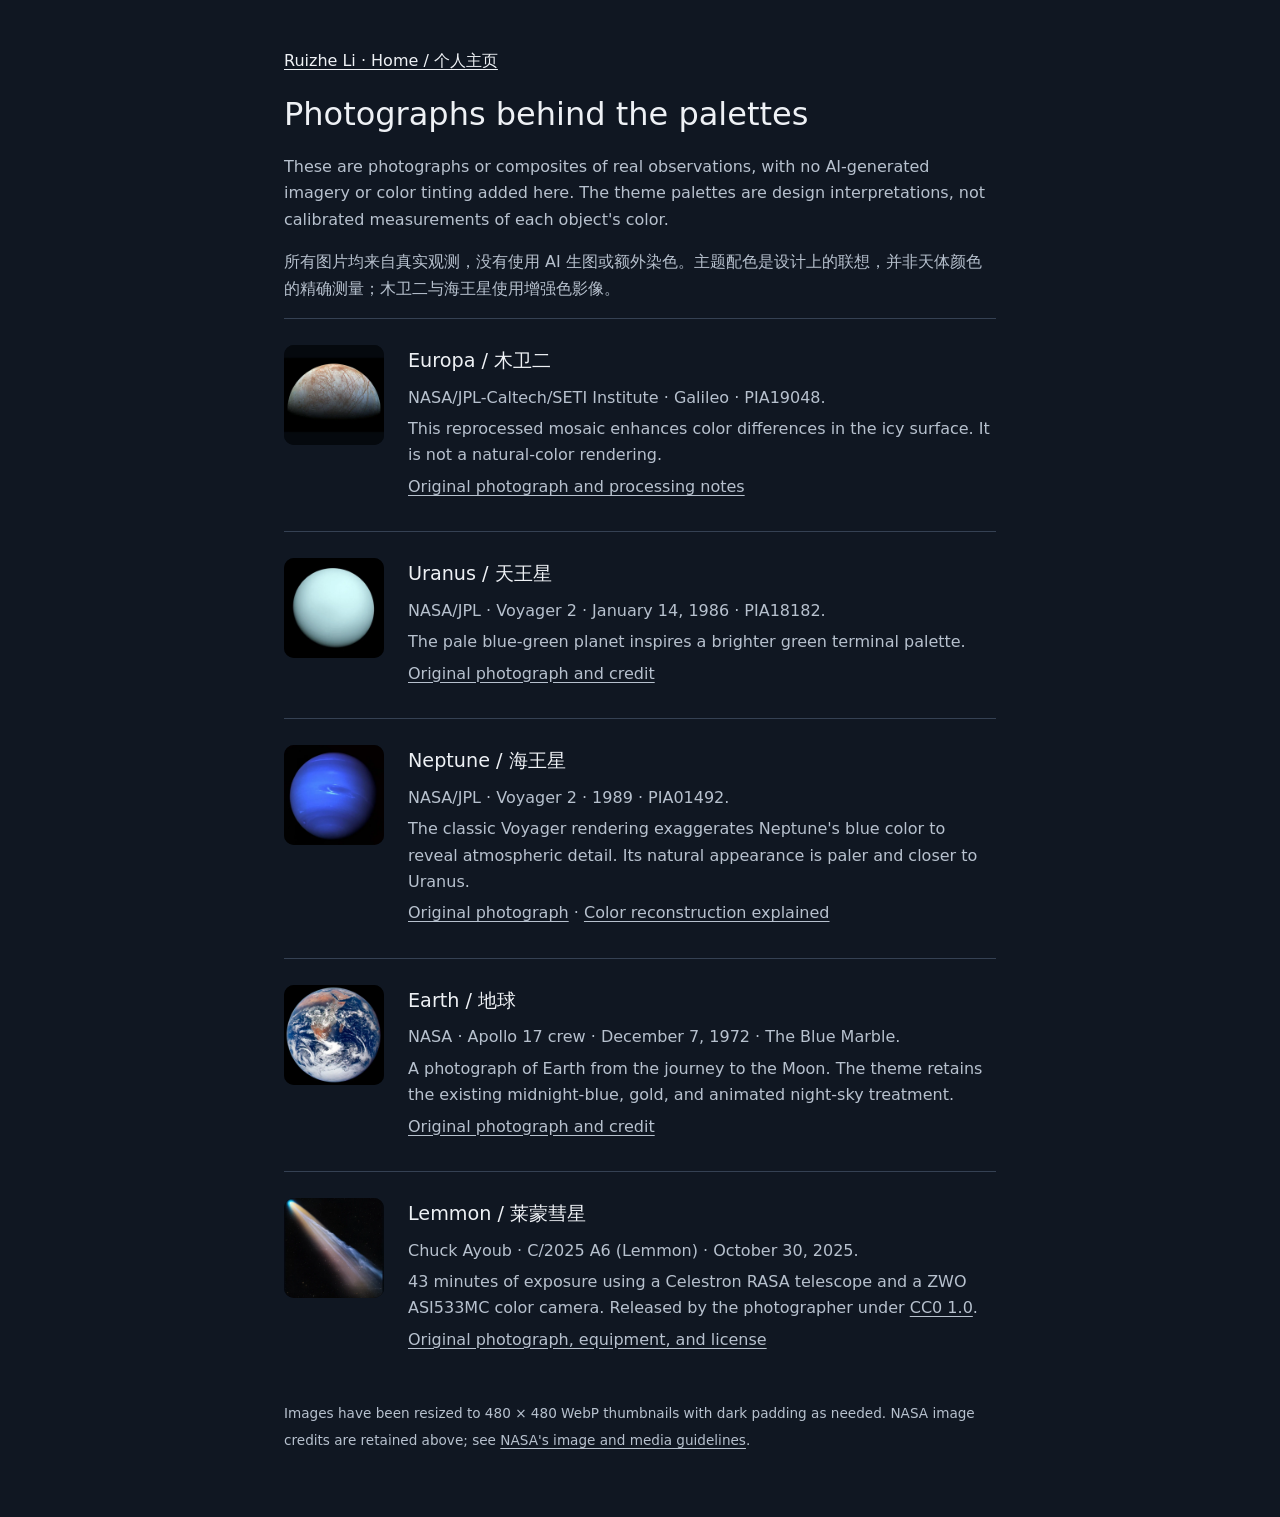
<file: assets/themes/credits.html>
<!doctype html>
<html lang="en">
<head>
<meta charset="utf-8">
<meta name="viewport" content="width=device-width, initial-scale=1">
<meta name="color-scheme" content="dark">
<title>Celestial theme photographs · Ruizhe Li</title>
<style>
  *{box-sizing:border-box}body{margin:0;background:#101722;color:#eef1f5;font:16px/1.65 system-ui,sans-serif}
  main{max-width:760px;margin:auto;padding:48px 24px}h1{font-size:2rem;font-weight:500;line-height:1.15}
  p{color:#b7c1ce}a{color:inherit;text-underline-offset:3px}a:focus-visible{outline:2px solid currentColor;outline-offset:4px}
  article{display:grid;grid-template-columns:100px 1fr;gap:24px;padding:26px 0;border-top:1px solid #354153}
  article img{width:100px;height:100px;object-fit:contain;background:#05090f;border-radius:10px}
  h2{font-size:1.2rem;font-weight:500;margin:0 0 8px}article p{margin:5px 0}small{font-size:.85rem}
  @media(max-width:420px){article{grid-template-columns:68px 1fr;gap:16px}article img{width:68px;height:68px}}
</style>
</head>
<body><main>
<a href="../../">Ruizhe Li · Home / 个人主页</a>
<h1>Photographs behind the palettes</h1>
<p>These are photographs or composites of real observations, with no AI-generated imagery or color tinting added here. The theme palettes are design interpretations, not calibrated measurements of each object's color.</p>
<p lang="zh-CN">所有图片均来自真实观测，没有使用 AI 生图或额外染色。主题配色是设计上的联想，并非天体颜色的精确测量；木卫二与海王星使用增强色影像。</p>
<article><img src="europa.webp" alt="Europa"><div>
<h2>Europa / 木卫二</h2>
<p>NASA/JPL-Caltech/SETI Institute · Galileo · PIA19048.</p>
<p>This reprocessed mosaic enhances color differences in the icy surface. It is not a natural-color rendering.</p>
<p><a href="https://science.nasa.gov/resource/europas-stunning-surface/">Original photograph and processing notes</a></p>
</div></article>
<article><img src="uranus.webp" alt="Uranus"><div>
<h2>Uranus / 天王星</h2>
<p>NASA/JPL · Voyager 2 · January 14, 1986 · PIA18182.</p>
<p>The pale blue-green planet inspires a brighter green terminal palette.</p>
<p><a href="https://science.nasa.gov/resource/uranus-as-seen-by-nasas-voyager-2/">Original photograph and credit</a></p>
</div></article>
<article><img src="neptune.webp" alt="Neptune"><div>
<h2>Neptune / 海王星</h2>
<p>NASA/JPL · Voyager 2 · 1989 · PIA01492.</p>
<p>The classic Voyager rendering exaggerates Neptune's blue color to reveal atmospheric detail. Its natural appearance is paler and closer to Uranus.</p>
<p><a href="https://science.nasa.gov/resource/neptune-full-disk-view/">Original photograph</a> · <a href="https://www.ox.ac.uk/news/2024-01-05-new-images-reveal-what-neptune-and-uranus-really-look-0">Color reconstruction explained</a></p>
</div></article>
<article><img src="earth.webp" alt="Earth"><div>
<h2>Earth / 地球</h2>
<p>NASA · Apollo 17 crew · December 7, 1972 · The Blue Marble.</p>
<p>A photograph of Earth from the journey to the Moon. The theme retains the existing midnight-blue, gold, and animated night-sky treatment.</p>
<p><a href="https://science.nasa.gov/resource/the-blue-marble/">Original photograph and credit</a></p>
</div></article>
<article><img src="lemmon.webp" alt="Comet Lemmon"><div>
<h2>Lemmon / 莱蒙彗星</h2>
<p>Chuck Ayoub · C/2025 A6 (Lemmon) · October 30, 2025.</p>
<p>43 minutes of exposure using a Celestron RASA telescope and a ZWO ASI533MC color camera. Released by the photographer under <a href="https://creativecommons.org/publicdomain/zero/1.0/">CC0 1.0</a>.</p>
<p><a href="https://commons.wikimedia.org/wiki/File:Comet_Lemmon_Oct_30.png">Original photograph, equipment, and license</a></p>
</div></article>
<p><small>Images have been resized to 480 × 480 WebP thumbnails with dark padding as needed. NASA image credits are retained above; see <a href="https://www.nasa.gov/nasa-brand-center/images-and-media/">NASA's image and media guidelines</a>.</small></p>
</main></body></html>
</file>
<file: assets/site.css>
/* ════════════════════════════════════════════════════════════════
   THEME TOKENS  ·  five celestial palettes
   ════════════════════════════════════════════════════════════════ */
:root{
  --maxw: 760px;
  --ease: cubic-bezier(.22,1,.36,1);
}

/* ── 1 · EUROPA (editorial) ── warm ivory, ink, terracotta ── */
[data-theme="editorial"]{
  --bg:#f4efe6; --bg-2:#ece4d6; --surface:#faf6ee;
  --ink:#241f1a; --ink-2:#5c5347; --ink-3:#8a7e6d; --ink-4:#b3a795;
  --accent:#a8430f; --accent-2:#7a5a1e; --rule:#d8cdb9;
  --font-display:"Fraunces", Georgia, serif;
  --font-body:"Newsreader", Georgia, serif;
  --font-mono:"JetBrains Mono", monospace;
}
/* ── 2 · URANUS (terminal) ── near-black, phosphor green ── */
[data-theme="terminal"]{
  --bg:#0a0d0b; --bg-2:#0f1411; --surface:#10160f;
  --ink:#cdd6cd; --ink-2:#8b9a89; --ink-3:#5f6e5e; --ink-4:#42513f;
  --accent:#7ee787; --accent-2:#e3b341; --rule:#1d271c;
  --font-display:"JetBrains Mono", monospace;
  --font-body:"JetBrains Mono", monospace;
  --font-mono:"JetBrains Mono", monospace;
}
/* ── 3 · NEPTUNE (academic) ── crisp white, indigo ── */
[data-theme="academic"]{
  --bg:#fbfbfc; --bg-2:#f1f2f6; --surface:#ffffff;
  --ink:#15181f; --ink-2:#4a5160; --ink-3:#79808f; --ink-4:#aab0bd;
  --accent:#2f4af0; --accent-2:#0b7d6b; --rule:#e5e7ee;
  --font-display:"Bricolage Grotesque", system-ui, sans-serif;
  --font-body:"Source Serif 4", Georgia, serif;
  --font-mono:"JetBrains Mono", monospace;
}
/* ── 4 · EARTH (starry) ── deep blue, gold ── */
[data-theme="starry"]{
  --bg:#0a1628; --bg-2:#0e1d34; --surface:rgba(22,38,70,.5);
  --ink:#ece4d2; --ink-2:#c3bca8; --ink-3:#9a937f; --ink-4:#6f6857;
  --accent:#fbe08a; --accent-2:#f2c14e; --rule:rgba(251,224,138,.16);
  --font-display:"Cormorant Garamond", Georgia, serif;
  --font-body:"Newsreader", Georgia, serif;
  --font-mono:"JetBrains Mono", monospace;
}
/* ── 5 · LEMMON ── Jetriever's forest teal and pale green ── */
[data-theme="lemmon"]{
  --bg:#f7faf8; --bg-2:#edf4f1; --surface:#ffffff;
  --ink:#1d302c; --ink-2:#5b6763; --ink-3:#637770; --ink-4:#81958c;
  --accent:#245b56; --accent-2:#368295; --rule:#d6e4dd;
  --font-display:"Bricolage Grotesque", system-ui, sans-serif;
  --font-body:"Source Serif 4", Georgia, serif;
  --font-mono:"JetBrains Mono", monospace;
}

/* ════════════════════════════════════════════════════════════════
   RESET / BASE
   ════════════════════════════════════════════════════════════════ */
*{margin:0;padding:0;box-sizing:border-box}
html{scroll-behavior:smooth;-webkit-text-size-adjust:100%;scrollbar-gutter:stable}
body{
  background:var(--bg); color:var(--ink);
  font-family:var(--font-body);
  font-size:18px; line-height:1.65;
  overflow-x:hidden;
  transition:background-color .6s var(--ease), color .6s var(--ease);
  -webkit-font-smoothing:antialiased;
}
a{color:inherit;text-decoration:none}
::selection{background:var(--accent);color:var(--bg)}

/* Page texture overlays (per theme) */
body::before{
  content:""; position:fixed; inset:0; z-index:0; pointer-events:none;
  opacity:0; transition:opacity .6s ease;
}
[data-theme="editorial"] body::before,
body[data-active="editorial"]::before{}
/* paper grain for editorial */
[data-theme="editorial"] body::before{
  opacity:.5;
  background-image:url("data:image/svg+xml,%3Csvg xmlns='http://www.w3.org/2000/svg' width='180' height='180'%3E%3Cfilter id='n'%3E%3CfeTurbulence type='fractalNoise' baseFrequency='.9' numOctaves='2'/%3E%3C/filter%3E%3Crect width='100%25' height='100%25' filter='url(%23n)' opacity='.035'/%3E%3C/svg%3E");
}
/* scanline grid for terminal */
[data-theme="terminal"] body::before{
  opacity:1;
  background-image:
    repeating-linear-gradient(0deg, rgba(126,231,135,.025) 0 1px, transparent 1px 3px),
    radial-gradient(circle at 50% 0%, rgba(126,231,135,.05), transparent 60%);
}
/* faint dot grid for academic */
[data-theme="academic"] body::before{
  opacity:1;
  background-image:radial-gradient(var(--rule) 1px, transparent 1px);
  background-size:26px 26px;
  -webkit-mask-image:linear-gradient(180deg, rgba(0,0,0,.5), transparent 70%);
          mask-image:linear-gradient(180deg, rgba(0,0,0,.5), transparent 70%);
}

/* Starry canvas (only visible under starry theme) */
#starry-canvas{
  position:fixed; inset:0; width:100%; height:100%;
  z-index:0; pointer-events:none; opacity:0;
  transition:opacity .8s ease;
}
[data-theme="starry"] #starry-canvas{opacity:1}
#starry-sil{
  position:fixed; bottom:-1px; left:0; width:100%; z-index:1;
  pointer-events:none; opacity:0; transition:opacity .8s ease;
}
[data-theme="starry"] #starry-sil{opacity:1}
#starry-sil path:first-of-type{fill:#0e1726}
#starry-sil path:last-of-type{fill:#080d16}

/* ════════════════════════════════════════════════════════════════
   CONTROLS  ·  theme picker + language
   ════════════════════════════════════════════════════════════════ */
.controls{
  position:fixed; top:22px; right:22px; z-index:200;
  display:flex; gap:10px; align-items:flex-start;
  animation:dropIn .9s var(--ease) .3s both;
}
@keyframes dropIn{from{opacity:0;transform:translateY(-12px)}to{opacity:1;transform:none}}

.ctrl{
  height:40px; padding:0 14px; border-radius:9px;
  background:var(--surface); color:var(--ink);
  border:1px solid var(--rule);
  font-family:var(--font-mono); font-size:.74rem; font-weight:500;
  letter-spacing:.06em; cursor:pointer; display:flex; align-items:center; gap:8px;
  transition:transform .25s var(--ease), border-color .25s, color .25s, background-color .25s;
  -webkit-backdrop-filter:blur(14px); backdrop-filter:blur(14px);
}
.ctrl:hover{transform:translateY(-2px); border-color:var(--accent); color:var(--accent)}
.ctrl:active{transform:translateY(0)}
.ctrl-photo{width:24px;height:24px;object-fit:cover;border-radius:50%;background:#05090f}
.ctrl-chevron{width:12px;height:12px;stroke:currentColor;fill:none;stroke-width:1.5;transition:transform .25s}
.ctrl[aria-expanded="true"] .ctrl-chevron{transform:rotate(180deg)}
.ctrl:focus-visible,.theme-opt:focus-visible,.theme-close:focus-visible,.theme-credits a:focus-visible{outline:2px solid currentColor;outline-offset:5px}
body.theme-dialog-open{overflow:hidden}
.theme-dialog{
  --gallery-ink:#eef1f5; --gallery-muted:#a9b4c3;
  position:fixed;inset:0;margin:auto;width:min(1080px,calc(100% - 48px));max-height:calc(100svh - 48px);
  padding:30px;border:1px solid #2c3748;border-radius:24px;
  background:#101722;color:var(--gallery-ink);box-shadow:0 30px 100px #0009;
  overflow:auto;font-family:"Bricolage Grotesque",system-ui,sans-serif;
}
.theme-dialog::backdrop{background:#040811aa;-webkit-backdrop-filter:blur(14px);backdrop-filter:blur(14px)}
.theme-dialog[open]{animation:orbitIn .28s var(--ease) both}
@keyframes orbitIn{from{opacity:0;transform:translateY(14px) scale(.98)}to{opacity:1;transform:none}}
.theme-dialog-header{display:flex;align-items:flex-start;justify-content:space-between;gap:24px;margin-bottom:28px}
.theme-dialog-eyebrow{font:500 .75rem "JetBrains Mono",monospace;letter-spacing:.16em;text-transform:uppercase;color:var(--gallery-muted);margin-bottom:9px}
.theme-dialog h2{font-size:clamp(1.6rem,3vw,2.1rem);font-weight:500;line-height:1.15;letter-spacing:-.035em}
.theme-dialog-subtitle{color:var(--gallery-muted);font-size:.9rem;line-height:1.5;margin-top:10px}
.theme-close{display:grid;place-items:center;flex:none;width:44px;height:44px;border:1px solid #354153;border-radius:50%;background:transparent;color:var(--gallery-ink);cursor:pointer;transition:background .2s,transform .2s}
.theme-close:hover{background:#243044;transform:rotate(90deg)}
.theme-close svg{width:18px;height:18px;stroke:currentColor;fill:none;stroke-width:1.5}
.theme-grid{display:grid;grid-template-columns:repeat(5,minmax(0,1fr));gap:12px}
.theme-opt{
  --choice-bg:#f4efe6;--choice-ink:#241f1a;--choice-accent:#a8430f;--choice-secondary:#7a5a1e;
  position:relative;min-width:0;display:flex;flex-direction:column;isolation:isolate;
  border:1px solid #354153;border-radius:14px;overflow:hidden;text-align:left;cursor:pointer;
  background:var(--choice-bg);color:var(--choice-ink);font:inherit;
  transition:transform .28s var(--ease),border-color .25s,box-shadow .25s;
}
.theme-opt[data-set="terminal"]{--choice-bg:#0a0d0b;--choice-ink:#cdd6cd;--choice-accent:#7ee787;--choice-secondary:#e3b341}
.theme-opt[data-set="academic"]{--choice-bg:#fbfbfc;--choice-ink:#15181f;--choice-accent:#2f4af0;--choice-secondary:#0b7d6b}
.theme-opt[data-set="starry"]{--choice-bg:#0a1628;--choice-ink:#ece4d2;--choice-accent:#fbe08a;--choice-secondary:#7b9cc4}
.theme-opt[data-set="lemmon"]{--choice-bg:#f7faf8;--choice-ink:#1d302c;--choice-accent:#245b56;--choice-secondary:#368295}
.theme-opt:hover{transform:translateY(-5px);border-color:#afbed2;box-shadow:0 12px 28px #0005}
.theme-opt[aria-pressed="true"]{border-color:#e6edf8;box-shadow:0 0 0 2px #e6edf84d}
.theme-photo{display:block;position:relative;aspect-ratio:1/1;width:100%;overflow:hidden;background:#05090f}
.theme-photo img{display:block;width:100%;height:100%;object-fit:contain;transition:transform .65s var(--ease)}
.theme-opt:hover .theme-photo img{transform:scale(1.07)}
.theme-opt[data-set="lemmon"] .theme-photo img{object-fit:cover}
.theme-check{position:absolute;right:10px;top:10px;display:grid;place-items:center;width:25px;height:25px;border-radius:50%;background:#edf3fb;color:#101722;font:600 .85rem system-ui,sans-serif;opacity:0;transform:scale(.7);transition:opacity .2s,transform .2s}
.theme-opt[aria-pressed="true"] .theme-check{opacity:1;transform:scale(1)}
.theme-card-body{display:flex;flex-direction:column;flex:1;gap:7px;padding:17px 14px}
.theme-card-name{font-size:1.12rem;font-weight:600;letter-spacing:-.02em;line-height:1.2}
.theme-card-subtitle{font-size:.8rem;line-height:1.4;opacity:.78;min-height:2.8em}
.theme-palette{display:flex;height:10px;gap:4px;margin-top:9px}
.theme-palette i{flex:1;border-radius:2px;background:var(--choice-accent)}
.theme-palette i:nth-child(2){background:var(--choice-secondary)}
.theme-palette i:nth-child(3){background:var(--choice-ink)}
.theme-dialog-footer{display:flex;align-items:baseline;justify-content:space-between;flex-wrap:wrap;gap:12px;margin-top:24px;padding-top:18px;border-top:1px solid #2c3748}
.theme-status{font-size:.85rem;color:var(--gallery-muted)}
.theme-status output{color:var(--gallery-ink)}
.theme-credits{font-size:.75rem;color:var(--gallery-muted)}
.theme-credits a{text-decoration:underline;text-underline-offset:3px}
@media(max-width:940px){.theme-grid{grid-template-columns:repeat(3,minmax(0,1fr))}.theme-photo{aspect-ratio:1.35/1}}
@media(max-width:620px){
  .theme-dialog{width:calc(100% - 24px);max-height:calc(100svh - 24px);padding:20px;border-radius:20px}
  .theme-dialog-header{gap:12px;margin-bottom:20px}
  .theme-dialog-subtitle{font-size:.85rem}
  .theme-grid{grid-template-columns:1fr;gap:10px}
  .theme-opt{flex-direction:row;min-height:100px}
  .theme-photo{width:110px;flex:none;aspect-ratio:1/1}
  .theme-card-body{padding:13px 14px;gap:4px;justify-content:center}
  .theme-card-subtitle{min-height:0;font-size:.85rem}
  .theme-palette{margin-top:5px;max-width:150px;height:7px}
  .theme-check{right:auto;left:8px;top:8px;width:21px;height:21px}
  .theme-dialog-footer{margin-top:18px}
}

/* ════════════════════════════════════════════════════════════════
   LAYOUT SHELL
   ════════════════════════════════════════════════════════════════ */
.page{position:relative; z-index:2; max-width:var(--maxw); margin:0 auto; padding:120px 28px 40px}
.masthead{
  margin-bottom:18px; display:grid; grid-template-columns:minmax(0,1fr) 220px;
  gap:34px; align-items:center;
}
.masthead-copy{min-width:0}
.body{display:flex; flex-direction:column}

/* MASTHEAD */
.eyebrow{
  font-family:var(--font-mono); font-size:.72rem; letter-spacing:.22em;
  text-transform:uppercase; color:var(--accent); margin-bottom:18px;
  display:flex; align-items:center; gap:10px;
}
.eyebrow::before{content:"";width:26px;height:1px;background:var(--accent)}
.name{
  font-family:var(--font-display); font-weight:600;
  font-size:clamp(2.9rem,7vw,4.6rem); line-height:1.02; letter-spacing:-.02em;
  color:var(--ink); margin-bottom:2px;
}
.name-cn{
  font-family:var(--font-display); font-weight:500;
  font-size:clamp(1.2rem,3vw,1.6rem); color:var(--ink-3); letter-spacing:.14em;
  margin-bottom:22px;
}
.tagline{
  font-size:1.16rem; color:var(--ink-2); max-width:46ch; margin-bottom:22px; line-height:1.55;
}
.tagline b{color:var(--ink); font-weight:600}
.affil{
  font-family:var(--font-mono); font-size:.8rem; color:var(--ink-3);
  line-height:1.9; margin-bottom:22px;
}
.affil b{color:var(--ink-2); font-weight:500}

.portrait{
  position:relative; width:100%; max-width:220px; aspect-ratio:4/5;
  justify-self:end; overflow:hidden; border:1px solid var(--rule); border-radius:18px;
  background:var(--surface); box-shadow:0 18px 42px rgba(36,31,26,.14);
  transform:rotate(1.2deg);
  transition:transform .35s var(--ease), border-color .35s, box-shadow .35s;
}
.portrait:hover{transform:rotate(0) translateY(-3px);border-color:var(--accent)}
.portrait img{
  display:block; width:100%; height:100%; object-fit:cover; object-position:50% 58%;
  transform:scale(1.55);
}
.portrait::after{
  content:""; position:absolute; inset:0; pointer-events:none;
  box-shadow:inset 0 0 0 5px color-mix(in srgb,var(--surface) 82%,transparent);
}

.links{display:flex; flex-wrap:wrap; gap:9px}
.link{
  display:inline-flex; align-items:center; gap:7px;
  padding:8px 15px; border-radius:8px;
  border:1px solid var(--rule); background:var(--surface);
  font-family:var(--font-mono); font-size:.76rem; color:var(--ink-2);
  transition:transform .2s var(--ease), border-color .2s, color .2s, background-color .2s;
}
.link svg{width:15px;height:15px;stroke:currentColor;fill:none;stroke-width:1.7}
.link:hover{transform:translateY(-2px); color:var(--accent); border-color:var(--accent)}

/* SECTIONS */
.section{padding:34px 0; border-top:1px solid var(--rule)}
.section:first-child{border-top:0}
.section-title{
  font-family:var(--font-mono); font-size:.76rem; letter-spacing:.2em; text-transform:uppercase;
  color:var(--ink-3); margin-bottom:24px; display:flex; align-items:baseline; gap:10px;
}
.section-title .idx{color:var(--accent); font-weight:700}

.lede{font-size:1.12rem; line-height:1.72; color:var(--ink-2); max-width:60ch}
.lede b{color:var(--ink); font-weight:600}
.lede a{color:var(--accent); border-bottom:1px solid var(--rule)}
.lede a:hover{border-color:var(--accent)}

/* interests chips */
.chips{display:flex; flex-wrap:wrap; gap:9px; margin-top:22px}
.chip{
  font-family:var(--font-mono); font-size:.74rem; padding:6px 13px;
  border-radius:50px; border:1px solid var(--rule); color:var(--ink-2); background:var(--surface);
  transition:transform .2s var(--ease), color .2s, border-color .2s;
}
.chip:hover{transform:translateY(-2px); color:var(--accent); border-color:var(--accent)}

/* NEWS */
.news-heading{display:flex; align-items:baseline; justify-content:space-between; flex-wrap:wrap; gap:8px 16px; margin-bottom:24px}
.news-heading .section-title{margin-bottom:0}
.news{list-style:none; display:flex; flex-direction:column; gap:2px}
.news li{display:flex; gap:18px; padding:11px 0; font-size:.98rem; color:var(--ink-2); line-height:1.5}
.news li+li{border-top:1px solid var(--rule)}
.news li[hidden]{display:none}
.news .date{font-family:var(--font-mono); font-size:.76rem; color:var(--accent); flex:none; width:74px; padding-top:3px}
.news a{color:var(--ink); border-bottom:1px solid var(--rule)}
.news a:hover{color:var(--accent); border-color:var(--accent)}

.news-brand{display:inline-flex; align-items:center; gap:.28em; color:var(--ink); font-weight:600; white-space:nowrap}
.news-logo{width:1.05em; height:1.05em; padding:1px; object-fit:contain; background:#fff; border-radius:4px}

/* DISCLOSURES */
.section-more{margin-top:12px}
.section-more summary,.news-toggle{
  width:fit-content; cursor:pointer; padding:8px 11px;
  border:1px solid var(--rule); border-radius:7px; background:var(--surface); color:var(--accent);
  font-family:var(--font-mono); font-size:.76rem;
}
.section-more summary:hover,.news-toggle:hover{border-color:var(--accent)}
.section-more[open] summary{margin-bottom:16px}
.section-more .when-open,.section-more[open] .when-closed,
.news-toggle[aria-expanded="false"] .when-open,.news-toggle[aria-expanded="true"] .when-closed{display:none}
.section-more[open] .when-open{display:inline}

/* PUBLICATIONS */
.pub{
  position:relative; padding:22px; margin-bottom:16px;
  border:1px solid var(--rule); border-radius:14px; background:var(--surface);
  transition:transform .3s var(--ease), border-color .3s, box-shadow .3s;
}
.pub[id]{scroll-margin-top:72px}
.pub:hover{transform:translateY(-3px); border-color:var(--accent); box-shadow:0 14px 36px rgba(0,0,0,.08)}
.pub-badge{
  display:inline-block; font-family:var(--font-mono); font-size:.66rem; letter-spacing:.12em;
  text-transform:uppercase; color:var(--accent); border:1px solid var(--accent);
  padding:2px 9px; border-radius:5px; margin-bottom:12px;
}
.pub-title{font-family:var(--font-display); font-weight:600; font-size:1.28rem; line-height:1.25; color:var(--ink); margin-bottom:9px; letter-spacing:-.01em}
.pub-authors{font-size:.94rem; color:var(--ink-2); margin-bottom:5px; line-height:1.5}
.pub-authors .me{color:var(--accent); font-weight:600}
.pub-authors .eq{color:var(--ink-3)}
.pub-venue{font-family:var(--font-mono); font-size:.78rem; color:var(--ink-3); margin-bottom:14px}
.pub-tldr{font-size:.96rem; color:var(--ink-2); line-height:1.6; margin-bottom:16px; padding-left:14px; border-left:2px solid var(--rule)}
.pub-links{display:flex; flex-wrap:wrap; gap:8px}
.pub-links a{
  font-family:var(--font-mono); font-size:.74rem; padding:6px 13px; border-radius:7px;
  border:1px solid var(--rule); color:var(--ink-2); display:inline-flex; align-items:center; gap:6px;
  transition:transform .2s var(--ease), background-color .2s, color .2s, border-color .2s;
}
.pub-links a:hover{transform:translateY(-2px); background:var(--accent); color:var(--bg); border-color:var(--accent)}

/* PROJECTS */
.proj-grid{display:grid; grid-template-columns:1fr 1fr; gap:14px}
.proj{
  padding:20px; border:1px solid var(--rule); border-radius:13px; background:var(--surface);
  transition:transform .3s var(--ease), border-color .3s, box-shadow .3s;
  display:flex; flex-direction:column;
}
.proj:hover{transform:translateY(-3px); border-color:var(--accent); box-shadow:0 12px 30px rgba(0,0,0,.07)}
.proj-head{display:flex; align-items:center; justify-content:space-between; margin-bottom:9px}
.proj-name{font-family:var(--font-display); font-weight:600; font-size:1.08rem; color:var(--ink)}
.proj-star{font-family:var(--font-mono); font-size:.72rem; color:var(--accent-2); display:flex; align-items:center; gap:4px}
.proj p{font-size:.9rem; color:var(--ink-2); line-height:1.55; flex:1}
.proj-foot{display:flex; align-items:center; justify-content:space-between; margin-top:14px; font-family:var(--font-mono); font-size:.72rem; color:var(--ink-3)}
.proj-foot a{color:var(--accent)}
.proj-foot a:hover{text-decoration:underline}

/* TWO-COLUMN MISC (service + skills) */
.two-col{display:grid; grid-template-columns:1fr 1fr; gap:34px}
.minilist{list-style:none}
.minilist li{padding:9px 0; border-bottom:1px solid var(--rule); font-size:.95rem; color:var(--ink-2); line-height:1.5}
.minilist li:last-child{border-bottom:0}
.minilist li b{color:var(--ink); font-weight:600; display:block}
.minilist li span{font-family:var(--font-mono); font-size:.74rem; color:var(--ink-3)}
.skillset{display:flex; flex-wrap:wrap; gap:8px}
.skillset span{font-family:var(--font-mono); font-size:.76rem; padding:6px 12px; border-radius:7px; border:1px solid var(--rule); color:var(--ink-2); background:var(--surface)}

/* EXPERIENCE + EDUCATION TIMELINES */
.timeline-list{display:flex; flex-direction:column; gap:14px}
.timeline-entry{
  display:grid; grid-template-columns:135px 1fr; gap:24px; padding:22px;
  border:1px solid var(--rule); border-radius:13px; background:var(--surface);
}
.timeline-period{font-family:var(--font-mono); font-size:.74rem; color:var(--accent); padding-top:4px}
.timeline-entry h3{font-family:var(--font-display); font-size:1.15rem; line-height:1.3; margin-bottom:5px}
.timeline-org{font-size:.96rem; color:var(--ink-2); line-height:1.5}
.timeline-org b{color:var(--ink); font-weight:600}
.timeline-meta{font-family:var(--font-mono); font-size:.74rem; color:var(--ink-3); margin-top:7px}
.timeline-note{font-size:.9rem; color:var(--ink-2); line-height:1.55; margin-top:12px; padding-left:14px; border-left:2px solid var(--rule)}

footer{
  position:relative; z-index:2; max-width:var(--maxw); margin:0 auto;
  padding:30px 28px 60px; border-top:1px solid var(--rule);
  font-family:var(--font-mono); font-size:.74rem; color:var(--ink-4);
  display:flex; justify-content:space-between; flex-wrap:wrap; gap:12px;
}
footer a{color:var(--ink-3)} footer a:hover{color:var(--accent)}

/* reveal on load */
.reveal{opacity:0; transform:translateY(24px); transition:opacity .8s var(--ease), transform .8s var(--ease)}
.reveal.in{opacity:1; transform:none}

/* ════════════════════════════════════════════════════════════════
   THEME-SPECIFIC TREATMENTS
   ════════════════════════════════════════════════════════════════ */

/* — EDITORIAL — drop cap-ish big serif, drawn rules */
[data-theme="editorial"] .name{font-variation-settings:"opsz" 144; font-style:normal}
[data-theme="editorial"] .pub-badge,
[data-theme="editorial"] .pub-links a:hover{color:#fff}
[data-theme="editorial"] ::selection{color:#fff}

/* — TERMINAL — command-line motifs */
[data-theme="terminal"] body{font-size:16.5px}
[data-theme="terminal"] .eyebrow{color:var(--accent)}
[data-theme="terminal"] .name{letter-spacing:0; font-weight:700}
[data-theme="terminal"] .name::after{
  content:"_"; color:var(--accent); animation:blink 1.05s steps(1) infinite; margin-left:6px;
}
@keyframes blink{50%{opacity:0}}
[data-theme="terminal"] .section-title::before{content:"$ "; color:var(--accent)}
[data-theme="terminal"] .section-title .idx{display:none}
[data-theme="terminal"] .pub-title,
[data-theme="terminal"] .proj-name,
[data-theme="terminal"] .pub-authors,
[data-theme="terminal"] .name-cn{font-family:var(--font-mono)}
[data-theme="terminal"] .pub-title{font-weight:700; font-size:1.12rem}
[data-theme="terminal"] .pub,[data-theme="terminal"] .proj{border-radius:6px}
[data-theme="terminal"] .pub::before{
  content:"> "; color:var(--accent); font-family:var(--font-mono); position:absolute; left:8px; top:22px; opacity:.5;
}
[data-theme="terminal"] .link,[data-theme="terminal"] .chip,
[data-theme="terminal"] .pub-links a,[data-theme="terminal"] .ctrl,
[data-theme="terminal"] .skillset span{border-radius:5px}
[data-theme="terminal"] .portrait{border-radius:6px;box-shadow:0 0 28px rgba(126,231,135,.08);transform:none}
[data-theme="terminal"] .portrait::after{box-shadow:inset 0 0 0 3px rgba(126,231,135,.12)}
[data-theme="terminal"] ::selection{background:var(--accent);color:#0a0d0b}

/* — MODERN ACADEMIC — sidebar layout */
[data-theme="academic"]{--maxw:1040px}
[data-theme="academic"] .page{
  display:grid; grid-template-columns:300px 1fr; gap:54px; align-items:start; padding-top:96px;
}
[data-theme="academic"] .masthead{
  position:sticky; top:96px; margin-bottom:0; display:flex; flex-direction:column;
  align-items:flex-start; gap:0;
}
[data-theme="academic"] .name{font-size:clamp(2.1rem,4vw,2.7rem)}
[data-theme="academic"] .portrait{
  order:-1; width:154px; margin-bottom:24px; align-self:flex-start;
  border-radius:20px; transform:none; box-shadow:0 12px 32px rgba(31,42,68,.12);
}
[data-theme="academic"] .tagline{font-size:1rem}
[data-theme="academic"] .links{flex-direction:column; align-items:flex-start}
[data-theme="academic"] .link{width:100%}
[data-theme="academic"] .section:first-child{border-top:1px solid var(--rule); padding-top:0; border-top:0}
[data-theme="academic"] .body .section:first-child{padding-top:6px}
[data-theme="academic"] .pub-title{font-family:var(--font-display); font-weight:700}

/* — STARRY — glassmorphism + glow */
[data-theme="starry"]{--maxw:780px}
[data-theme="starry"] .page{padding-top:0}
[data-theme="starry"] .masthead{
  min-height:100vh; display:flex; flex-direction:column; justify-content:center;
  text-align:center; align-items:center; margin-bottom:30px; padding:64px 0 42px;
}
[data-theme="starry"] .portrait{
  order:-1; width:142px; margin-bottom:20px; justify-self:center;
  border-color:rgba(251,224,138,.3); border-radius:24px; transform:none;
  box-shadow:0 0 0 1px rgba(251,224,138,.08),0 18px 54px rgba(0,0,0,.36),0 0 46px rgba(251,224,138,.12);
}
[data-theme="starry"] .portrait::after{box-shadow:inset 0 0 0 4px rgba(10,22,40,.3)}
[data-theme="starry"] .eyebrow{justify-content:center}
[data-theme="starry"] .eyebrow::before{display:none}
[data-theme="starry"] .name{
  font-size:clamp(3.4rem,11vw,6rem); font-weight:500; font-style:italic;
  color:var(--accent); letter-spacing:.01em;
  text-shadow:0 0 50px rgba(251,224,138,.28), 0 0 110px rgba(251,224,138,.1);
}
[data-theme="starry"] .name::after{display:none}
[data-theme="starry"] .tagline,[data-theme="starry"] .affil{margin-left:auto;margin-right:auto;text-align:center}
[data-theme="starry"] .links{justify-content:center}
[data-theme="starry"] .section{
  background:var(--surface); border:1px solid var(--rule); border-radius:18px;
  padding:34px 32px; margin-bottom:26px; border-top:1px solid var(--rule);
  -webkit-backdrop-filter:blur(22px); backdrop-filter:blur(22px);
}
[data-theme="starry"] .section-title{color:var(--accent)}
[data-theme="starry"] .pub,[data-theme="starry"] .proj{background:rgba(255,255,255,.03)}
[data-theme="starry"] .link,[data-theme="starry"] .chip,
[data-theme="starry"] .ctrl,[data-theme="starry"] .theme-menu,
[data-theme="starry"] .skillset span,[data-theme="starry"] .pub-links a{
  background:rgba(22,38,70,.5); -webkit-backdrop-filter:blur(14px); backdrop-filter:blur(14px);
}
[data-theme="starry"] .pub-links a:hover{color:#0a1628}
[data-theme="starry"] .pub-badge{color:var(--accent)}
[data-theme="starry"] ::selection{color:#0a1628}

/* — LEMMON — the forest-green reading palette from the Jetriever paper */
[data-theme="lemmon"]{--maxw:900px}
[data-theme="lemmon"] .name{color:var(--accent);font-weight:600;letter-spacing:-.04em}
[data-theme="lemmon"] .masthead{gap:46px;margin-bottom:34px}
[data-theme="lemmon"] .portrait{transform:none;border-radius:8px;box-shadow:12px 12px 0 var(--bg-2)}
[data-theme="lemmon"] .section-title{color:var(--accent)}
[data-theme="lemmon"] .pub{background:var(--bg-2);border-radius:6px;border-left:3px solid var(--accent)}
[data-theme="lemmon"] .pub-title{color:var(--accent)}
[data-theme="lemmon"] .pub-badge{border:0;padding:0;font-weight:600}
[data-theme="lemmon"] .pub-tldr{border-color:#a8c9bc}
[data-theme="lemmon"] .proj,[data-theme="lemmon"] .timeline-entry{border-radius:6px}
[data-theme="lemmon"] .chip{background:var(--bg-2);border-color:transparent}

/* ════════════════════════════════════════════════════════════════
   RESPONSIVE
   ════════════════════════════════════════════════════════════════ */
@media(max-width:860px){
  [data-theme="academic"] .page{grid-template-columns:1fr; gap:30px}
  [data-theme="academic"] .masthead{position:static}
  [data-theme="academic"] .links{flex-direction:row}
  [data-theme="academic"] .link{width:auto}
}
@media(max-width:700px){
  .masthead{grid-template-columns:1fr;gap:0}
  .portrait{width:180px;justify-self:start;margin-top:28px;transform:none}
  [data-theme="academic"] .portrait,
  [data-theme="starry"] .portrait{order:0;margin-top:28px;margin-bottom:0}
  [data-theme="starry"] .portrait{align-self:center}
}
@media(max-width:620px){
  body{font-size:16.5px}
  .page{padding:96px 18px 30px}
  .proj-grid,.two-col{grid-template-columns:1fr; gap:18px}
  .timeline-entry{grid-template-columns:1fr; gap:8px}
  .two-col{gap:24px}
  .controls{top:14px;right:14px}
  .ctrl{height:36px;padding:0 11px;font-size:.7rem}
  .news li{flex-direction:column;gap:3px}
  .news .date{width:auto}
  [data-theme="starry"] .masthead{min-height:80vh}
}
@media(prefers-reduced-motion:reduce){
  *{animation-duration:.001s!important; transition-duration:.001s!important}
}

/* Talk and group meeting directories */
.directory-page{min-height:100vh}
.directory-header{margin-bottom:28px}
.directory-header .name{margin-bottom:18px}
.directory-list{list-style:none}
.directory-entry{transition:border-color .2s var(--ease)}
.directory-entry:hover,.directory-entry:focus-within{border-color:var(--accent)}
.directory-entry h2{font:600 1.2rem/1.35 var(--font-display); margin-bottom:5px}
.directory-entry h2 a:hover{color:var(--accent)}
.directory-actions{margin-top:12px}
.directory-page a:focus-visible{outline:2px solid var(--accent); outline-offset:4px}
[data-theme="terminal"] .directory-entry{border-radius:6px}
[data-theme="academic"] .directory-header{position:sticky; top:96px}
[data-theme="starry"] .directory-page{padding-top:120px}
@media(max-width:860px){
  [data-theme="academic"] .directory-header{position:static; margin-bottom:0}
}
@media(max-width:620px){
  .directory-header .name{font-size:clamp(2.1rem,9vw,3rem)}
  [data-theme="starry"] .directory-page{padding-top:96px}
}
</file>
<file: wenxiaobai-template/styles.css>
:root {
  --paper: #f4f1ea;
  --paper-2: #ebe7de;
  --card: #fffefa;
  --ink: #171a1f;
  --muted: #666a70;
  --line: #d5d0c7;
  --blue: #2e5aa8;
  --blue-soft: #e6edfa;
  --sans: -apple-system, BlinkMacSystemFont, "Segoe UI", "PingFang SC", "Hiragino Sans GB", "Microsoft YaHei", sans-serif;
  --serif: Georgia, "Times New Roman", "Songti SC", "STSong", serif;
}

* { box-sizing: border-box; }
html { scroll-behavior: smooth; }
body {
  margin: 0;
  background:
    linear-gradient(rgba(23, 26, 31, .035) 1px, transparent 1px),
    linear-gradient(90deg, rgba(23, 26, 31, .035) 1px, transparent 1px),
    var(--paper);
  background-size: 40px 40px;
  color: var(--ink);
  font-family: var(--sans);
  font-size: 16px;
  line-height: 1.6;
  -webkit-font-smoothing: antialiased;
}

img { display: block; max-width: 100%; height: auto; }
a { color: inherit; text-decoration: none; }
button, a { -webkit-tap-highlight-color: transparent; }
button { font: inherit; }
.mobile-break { display: none; }

.skip-link {
  position: fixed;
  left: 16px;
  top: -64px;
  z-index: 999;
  padding: 10px 16px;
  background: var(--ink);
  color: white;
  transition: top .2s ease;
}
.skip-link:focus { top: 16px; }

.site-header {
  position: sticky;
  z-index: 50;
  top: 0;
  min-height: 76px;
  padding: 12px clamp(20px, 4vw, 64px);
  display: grid;
  grid-template-columns: 1fr auto 1fr;
  align-items: center;
  border-bottom: 1px solid rgba(23, 26, 31, .12);
  background: rgba(244, 241, 234, .88);
  backdrop-filter: blur(18px);
  -webkit-backdrop-filter: blur(18px);
}

.brand { display: inline-flex; align-items: center; gap: 13px; width: max-content; }
.brand img { width: 44px; height: auto; }
.brand span { display: flex; flex-direction: column; line-height: 1.15; }
.brand strong { font-size: 13px; letter-spacing: .08em; text-transform: uppercase; }
.brand small { margin-top: 5px; color: var(--muted); font: italic 11px var(--serif); letter-spacing: .03em; }

nav { display: flex; gap: 34px; }
nav a { position: relative; color: #4e5259; font-size: 13px; font-weight: 650; }
nav a::after {
  content: "";
  position: absolute;
  left: 0;
  right: 100%;
  bottom: -8px;
  height: 1px;
  background: var(--ink);
  transition: right .25s ease;
}
nav a:hover::after, nav a:focus-visible::after { right: 0; }

.header-download {
  justify-self: end;
  display: inline-flex;
  align-items: center;
  gap: 8px;
  padding: 10px 15px;
  border: 1px solid var(--ink);
  font-size: 12px;
  font-weight: 700;
  transition: background .2s, color .2s;
}
.header-download:hover { background: var(--ink); color: white; }
.header-download svg { width: 16px; fill: none; stroke: currentColor; stroke-width: 1.5; }

.showcase-hero { padding: clamp(52px, 5vw, 72px) 0 clamp(42px, 4vw, 60px); overflow: hidden; border-bottom: 1px solid var(--line); }
.showcase-intro { max-width: 1180px; margin: 0 auto; padding: 0 clamp(24px, 6vw, 92px); }

.eyebrow, .section-index, .lab-overline {
  margin: 0 0 24px;
  color: var(--muted);
  font-size: 11px;
  font-weight: 750;
  letter-spacing: .19em;
  text-transform: uppercase;
}
.eyebrow span { color: var(--blue); }

.showcase-intro h1 {
  max-width: 1000px;
  margin: 0;
  font-size: clamp(50px, 5.8vw, 82px);
  line-height: .98;
  letter-spacing: -.055em;
  font-weight: 760;
}
.showcase-intro h1 em { color: var(--blue); font-family: var(--serif); font-weight: 400; }
.hero-lead { max-width: 660px; margin: 24px 0 0; color: #51555b; font: 18px/1.72 var(--serif); }
.hero-actions { display: flex; align-items: center; flex-wrap: wrap; gap: 22px; margin-top: 26px; }

.button {
  min-height: 45px;
  padding: 11px 18px;
  display: inline-flex;
  align-items: center;
  justify-content: center;
  border: 1px solid transparent;
  font-size: 13px;
  font-weight: 720;
  cursor: pointer;
  transition: transform .2s ease, background .2s ease, color .2s ease, border-color .2s ease;
}
.button:hover { transform: translateY(-2px); }
.button-primary { background: var(--blue); color: white; }
.button-primary:hover { background: #244b8f; }
.button-dark { background: var(--ink); color: white; }
.button-dark:hover { background: #343840; }
.button-quiet { border-color: var(--line); background: rgba(255,255,255,.35); }
.button-quiet span { margin-left: 20px; }

.hero-facts { display: flex; gap: 34px; margin: 32px 0 0; }
.hero-facts div { padding-right: 34px; border-right: 1px solid var(--line); }
.hero-facts div:last-child { border: 0; padding-right: 0; }
.hero-facts dt { font: 28px/1 var(--serif); }
.hero-facts dd { margin: 7px 0 0; color: var(--muted); font-size: 10px; letter-spacing: .08em; text-transform: uppercase; }

.section { padding: 120px clamp(24px, 6vw, 92px); }
.section-heading { max-width: 1180px; margin: 0 auto 62px; display: grid; grid-template-columns: 180px minmax(430px, 1fr) 300px; gap: 36px; align-items: end; }
.section-heading .section-index { align-self: start; margin-top: 12px; }
.section-heading h2, .usage-copy h2 { margin: 0; font-size: clamp(40px, 4.6vw, 68px); line-height: 1.04; letter-spacing: -.045em; }
.section-heading > p:last-child { margin: 0 0 5px; color: var(--muted); font: 17px/1.75 var(--serif); }

.gallery-section { padding-top: 54px; background: rgba(255, 254, 250, .78); border-bottom: 1px solid var(--line); }
.gallery-group { max-width: 1280px; margin: 0 auto 72px; }
.gallery-group:last-child { margin-bottom: 0; }
.gallery-group-heading { margin-bottom: 24px; padding-bottom: 20px; display: grid; grid-template-columns: 240px 1fr; align-items: end; gap: 36px; border-bottom: 1px solid var(--line); }
.gallery-group-heading span { color: var(--muted); font-size: 9px; font-weight: 800; letter-spacing: .15em; }
.gallery-group-heading h3 { margin: 2px 0 0; font-size: clamp(40px, 4vw, 56px); line-height: 1; letter-spacing: -.045em; }
.gallery-group-heading p { max-width: 620px; margin: 0 0 3px; color: var(--muted); font: 15px/1.7 var(--serif); }
.template-grid { display: grid; grid-template-columns: repeat(6, minmax(0, 1fr)); gap: 16px; }
.template-card { min-width: 0; overflow: hidden; border: 1px solid var(--line); border-top: 4px solid var(--card-accent); background: var(--card); transition: transform .22s ease, box-shadow .22s ease; }
.template-card:hover { transform: translateY(-5px); box-shadow: 0 18px 30px rgba(24,29,38,.1); }
.template-card > button { width: 100%; padding: 14px; display: block; border: 0; background: #ecebe7; cursor: zoom-in; }
.template-card > button img { width: 100%; box-shadow: 0 8px 18px rgba(24,29,38,.12); }
.template-card > div { min-height: 52px; padding: 12px 13px; display: flex; align-items: center; justify-content: space-between; gap: 8px; border-top: 1px solid var(--line); }
.template-card > div span, .template-card > div a { font-size: 10px; font-weight: 760; }
.template-card > div span { min-width: 0; display: flex; align-items: center; gap: 7px; overflow: hidden; text-overflow: ellipsis; white-space: nowrap; }
.template-card > div i { width: 7px; height: 7px; flex: none; border-radius: 50%; background: var(--card-accent); }
.template-card > div a { flex: none; color: var(--muted); border-bottom: 1px solid currentColor; }
.text-link { padding: 6px 0; border: 0; border-bottom: 1px solid currentColor; background: transparent; color: var(--ink); font-size: 12px; font-weight: 700; cursor: pointer; }
.text-link span { margin-left: 10px; }

.color-section { background: var(--paper); }
.color-lab { max-width: 1180px; margin: 0 auto; border: 1px solid var(--line); background: var(--card); }
.lab-toolbar { min-height: 84px; padding: 18px 22px; display: flex; justify-content: space-between; align-items: center; gap: 24px; border-bottom: 1px solid var(--line); }
.base-switch { display: flex; padding: 4px; background: var(--paper-2); }
.base-tab { min-width: 92px; padding: 10px 17px; border: 0; background: transparent; color: var(--muted); font-size: 12px; font-weight: 750; cursor: pointer; }
.base-tab.active { background: var(--ink); color: white; }
.palette-switch { display: flex; gap: 9px; }
.palette-dot { width: 36px; height: 36px; padding: 0; display: grid; place-items: center; border: 1px solid transparent; border-radius: 50%; background: transparent; cursor: pointer; }
.palette-dot span { width: 17px; height: 17px; border-radius: 50%; background: var(--dot); }
.palette-dot:hover, .palette-dot.active { border-color: var(--dot); }

.lab-main { min-height: 670px; display: grid; grid-template-columns: 1.05fr .95fr; }
.lab-preview-wrap { position: relative; display: grid; place-items: center; overflow: hidden; padding: 54px; background: var(--theme-soft); transition: background .35s ease; }
.lab-preview-glow { position: absolute; width: 360px; height: 360px; border: 1px solid var(--theme-accent); border-radius: 50%; opacity: .18; transition: border-color .35s; }
.lab-preview-glow::after { content: ""; position: absolute; inset: 44px; border: 1px solid var(--theme-accent); border-radius: 50%; }
.lab-preview { position: relative; z-index: 2; width: min(340px, 85%); padding: 0; border: 0; background: white; box-shadow: 0 24px 42px rgba(23,26,31,.16); cursor: zoom-in; }
.lab-copy { padding: clamp(48px, 6vw, 80px); display: flex; flex-direction: column; justify-content: center; }
.lab-overline { color: var(--theme-accent); transition: color .35s; }
.lab-copy h3 { margin: 0 0 20px; font-size: clamp(38px, 4vw, 58px); line-height: 1.05; letter-spacing: -.045em; }
.lab-copy > p:not(.lab-overline) { margin: 0; color: var(--muted); font: 17px/1.75 var(--serif); }
.color-spec { display: flex; gap: 42px; margin-top: 34px; }
.color-spec > div { min-width: 108px; display: grid; grid-template-columns: 28px 1fr; grid-template-rows: 1fr 1fr; column-gap: 10px; align-items: center; }
.spec-swatch { grid-row: 1 / 3; width: 28px; height: 38px; background: var(--theme-accent); }
.color-spec small { color: var(--muted); font-size: 9px; letter-spacing: .12em; }
.color-spec strong { font: 13px var(--serif); }
.lab-actions { display: flex; align-items: center; gap: 22px; margin-top: 36px; }
.button-theme { background: var(--theme-accent); color: white; transition: background .35s, transform .2s; }
.lab-copy > code { width: max-content; max-width: 100%; margin-top: 18px; padding: 8px 11px; background: #f0eee8; color: #45484e; font-size: 11px; overflow: auto; }

.theme-grid { display: grid; grid-template-columns: repeat(6, 1fr); border-top: 1px solid var(--line); }
.theme-card { min-width: 0; padding: 18px 16px 17px; border: 0; border-right: 1px solid var(--line); background: var(--card); text-align: left; cursor: pointer; transition: background .2s; }
.theme-card:last-child { border-right: 0; }
.theme-card:hover, .theme-card.active { background: var(--theme-soft); }
.theme-card i { display: block; width: 100%; height: 5px; margin-bottom: 14px; background: var(--card-accent); }
.theme-card strong { display: block; font-size: 12px; }
.theme-card small { display: block; margin-top: 4px; color: var(--muted); font: italic 11px var(--serif); white-space: nowrap; overflow: hidden; text-overflow: ellipsis; }

.usage-section { padding-top: 80px; }
.usage-panel { max-width: 1180px; margin: 0 auto; padding: clamp(40px, 6vw, 76px); display: grid; grid-template-columns: .82fr 1.18fr; gap: 70px; background: #dfe7f4; border: 1px solid #c3ccda; }
.usage-copy { display: flex; flex-direction: column; align-items: flex-start; justify-content: center; }
.usage-copy > p:not(.section-index) { margin: 28px 0 34px; color: #505762; font: 17px/1.75 var(--serif); }
.code-stack { position: relative; min-height: 500px; }
.code-card { position: absolute; width: min(500px, 88%); top: 0; left: 0; border: 1px solid rgba(23,26,31,.2); background: #fffefa; box-shadow: 0 20px 35px rgba(31, 42, 60, .12); }
.code-card-dark { top: 165px; left: 12%; background: #1e232b; color: #f5f3ed; }
.code-card > div { padding: 10px 14px; display: flex; justify-content: space-between; border-bottom: 1px solid rgba(127,127,127,.25); font-size: 10px; font-weight: 750; letter-spacing: .08em; }
.code-card button { border: 0; background: transparent; color: inherit; font-size: 9px; cursor: pointer; }
.code-card pre { margin: 0; padding: 22px; overflow: auto; font: 12px/1.8 ui-monospace, SFMono-Regular, Menlo, Consolas, monospace; }
.code-card code b { color: var(--blue); }
.code-card-dark code b { color: #92b5ee; }

.provenance { max-width: 1180px; margin: 0 auto; padding: 34px 0 90px; border-top: 1px solid var(--line); }
.provenance > p { color: var(--muted); font-size: 10px; font-weight: 800; letter-spacing: .15em; text-transform: uppercase; }
.provenance > div { display: grid; grid-template-columns: repeat(3, 1fr); margin-top: 18px; border: 1px solid var(--line); }
.provenance a { padding: 20px; display: flex; flex-direction: column; border-right: 1px solid var(--line); transition: background .2s; }
.provenance a:last-child { border: 0; }
.provenance a:hover { background: rgba(255,255,255,.6); }
.provenance strong { font-size: 12px; }
.provenance span { margin-top: 5px; color: var(--muted); font: 12px var(--serif); }

footer { padding: 55px clamp(24px, 6vw, 92px); display: grid; grid-template-columns: 1fr auto auto; gap: 30px; align-items: center; background: var(--ink); color: white; }
.footer-brand { display: flex; align-items: center; gap: 18px; filter: grayscale(1) brightness(4); }
.footer-brand img:first-child { width: 220px; }
.footer-brand img:last-child { width: 42px; }
.footer-brand span { width: 1px; height: 26px; background: rgba(255,255,255,.3); }
footer p { margin: 0; color: #aeb3bb; font: italic 12px var(--serif); }
footer > a { font-size: 11px; border-bottom: 1px solid rgba(255,255,255,.45); }

.preview-dialog { max-width: min(90vw, 760px); max-height: 94vh; padding: 28px; border: 0; background: #e9e7e1; box-shadow: 0 30px 80px rgba(0,0,0,.35); }
.preview-dialog::backdrop { background: rgba(15,17,21,.75); backdrop-filter: blur(8px); }
.preview-dialog img { max-height: calc(94vh - 56px); width: auto; margin: auto; }
.dialog-close { position: fixed; top: 18px; right: 24px; width: 42px; height: 42px; border: 1px solid rgba(255,255,255,.4); border-radius: 50%; background: rgba(15,17,21,.75); color: white; font-size: 28px; cursor: pointer; }
.toast { position: fixed; z-index: 200; left: 50%; bottom: 24px; padding: 10px 16px; background: var(--ink); color: white; font-size: 12px; transform: translate(-50%, 30px); opacity: 0; pointer-events: none; transition: opacity .2s, transform .2s; }
.toast.show { opacity: 1; transform: translate(-50%, 0); }

.reveal { opacity: 0; transform: translateY(28px); transition: opacity .7s ease, transform .7s cubic-bezier(.2,.8,.2,1); }
.reveal.visible { opacity: 1; transform: none; }

@media (max-width: 1050px) {
  .section-heading { grid-template-columns: .55fr 1.45fr; }
  .section-heading > p:last-child { grid-column: 2; }
  .template-grid { grid-template-columns: repeat(3, minmax(0, 1fr)); gap: 20px; }
  .lab-main { grid-template-columns: 1fr 1fr; }
  .theme-grid { grid-template-columns: repeat(3, 1fr); }
  .theme-card:nth-child(3) { border-right: 0; }
  .theme-card:nth-child(-n+3) { border-bottom: 1px solid var(--line); }
  .usage-panel { gap: 40px; }
}

@media (max-width: 760px) {
  body { background-size: 28px 28px; }
  .site-header { grid-template-columns: 1fr auto; min-height: 66px; padding: 10px 16px; }
  .brand small, nav { display: none; }
  .header-download { padding: 9px 11px; }
  .showcase-hero { padding-top: 68px; }
  .showcase-intro { padding: 0 20px; }
  .showcase-intro h1 { font-size: clamp(40px, 11.2vw, 52px); }
  .showcase-intro h1 em span { display: block; }
  .hero-lead { font-size: 17px; }
  .hero-actions { align-items: stretch; flex-direction: column; }
  .hero-actions .button { width: 100%; }
  .hero-facts { gap: 18px; }
  .hero-facts div { padding-right: 18px; }
  .section { padding: 82px 16px; }
  .section-heading { display: block; margin-bottom: 38px; }
  .section-heading h2 { margin-bottom: 20px; }
  .mobile-break { display: block; }
  .gallery-group { margin-bottom: 56px; }
  .gallery-group-heading { display: block; margin-bottom: 18px; }
  .gallery-group-heading p { margin-top: 12px; }
  .template-grid { grid-template-columns: repeat(2, minmax(0, 1fr)); gap: 10px; }
  .template-card > button { padding: 8px; }
  .template-card > div { min-height: 48px; padding: 10px 9px; }
  .template-card > div span, .template-card > div a { font-size: 9px; }
  .lab-toolbar { align-items: flex-start; flex-direction: column; }
  .palette-switch { width: 100%; justify-content: space-between; }
  .lab-main { display: flex; flex-direction: column; }
  .lab-preview-wrap { min-height: 500px; padding: 36px; }
  .lab-copy { padding: 40px 26px; }
  .lab-actions { align-items: flex-start; flex-direction: column; }
  .theme-grid { grid-template-columns: repeat(2, 1fr); }
  .theme-card, .theme-card:nth-child(3) { border-right: 1px solid var(--line); border-bottom: 1px solid var(--line); }
  .theme-card:nth-child(even) { border-right: 0; }
  .theme-card:nth-last-child(-n+2) { border-bottom: 0; }
  .usage-section { padding-top: 40px; }
  .usage-panel { display: block; padding: 40px 24px; }
  .code-stack { min-height: 510px; margin-top: 50px; }
  .code-card { width: 94%; }
  .code-card-dark { left: 6%; top: 190px; }
  .provenance { margin: 0 16px; padding-bottom: 70px; }
  .provenance > div { grid-template-columns: 1fr; }
  .provenance a { border-right: 0; border-bottom: 1px solid var(--line); }
  footer { grid-template-columns: 1fr; text-align: left; }
}

@media (prefers-reduced-motion: reduce) {
  *, *::before, *::after { scroll-behavior: auto !important; transition-duration: .01ms !important; animation-duration: .01ms !important; }
  .reveal { opacity: 1; transform: none; }
}

/* Meta-only configurator */
.meta-grid { grid-template-columns: repeat(4, minmax(0, 1fr)); gap: 20px; }
.card-configure {
  flex: none;
  padding: 3px 0;
  border: 0;
  border-bottom: 1px solid currentColor;
  background: transparent;
  color: var(--muted);
  font-size: 10px;
  font-weight: 760;
  cursor: pointer;
}

.configuration-toolbar {
  min-height: 116px;
  padding: 20px 24px;
  display: grid;
  grid-template-columns: .95fr 1.05fr;
  gap: 20px;
  border-bottom: 1px solid var(--line);
  background: #faf9f5;
}
.compact-toolbar { max-width: none; }
.option-group { min-width: 0; margin: 0; padding: 0; border: 0; }
.option-group legend {
  width: 100%;
  margin-bottom: 10px;
  color: var(--muted);
  font-size: 10px;
  font-weight: 780;
  letter-spacing: .1em;
  text-transform: uppercase;
}
.option-group legend span { margin-right: 7px; color: var(--theme-accent); }
.color-options .palette-switch { min-height: 44px; align-items: center; }
.segmented-control { min-height: 44px; padding: 4px; display: flex; background: var(--paper-2); }
.segment {
  min-width: 82px;
  flex: 1;
  padding: 8px 13px;
  border: 0;
  background: transparent;
  color: var(--muted);
  font-size: 11px;
  font-weight: 750;
  cursor: pointer;
}
.segment.active { background: var(--theme-accent); color: white; }
.logo-options .segment { min-width: 0; padding-inline: 8px; }

.selection-samples { margin-top: 30px; border-top: 1px solid var(--line); border-bottom: 1px solid var(--line); }
.sample-row { min-height: 76px; padding: 13px 0; display: flex; flex-direction: column; justify-content: center; }
.sample-row + .sample-row { border-top: 1px solid var(--line); }
.sample-row small { color: var(--muted); font-size: 9px; font-weight: 780; letter-spacing: .1em; }
.citation-sample { margin: 7px 0 0; color: var(--theme-accent); font: 14px/1.5 var(--serif); }
.citation-sample.fancy { color: var(--theme-cite); }
.logo-row { flex-direction: row; align-items: center; justify-content: space-between; }
.logo-row small { line-height: 1.75; }
.logo-treatment-name { margin: 0; display: flex; flex-direction: column; align-items: flex-end; gap: 3px; }
.logo-treatment-name strong { color: var(--theme-accent); font-size: 12px; letter-spacing: .08em; }
.logo-treatment-name span { color: var(--muted); font: 13px/1.4 var(--serif); }
.logo-pair { display: flex; align-items: center; gap: 12px; }
.logo-pair > img { width: 158px; height: 34px; object-fit: contain; }
.command-box {
  width: 100%;
  margin-top: 18px;
  padding: 11px 13px;
  display: flex;
  align-items: center;
  justify-content: space-between;
  gap: 12px;
  border: 1px solid #ddd8cf;
  background: #f0eee8;
  color: #45484e;
  text-align: left;
  cursor: pointer;
}
.command-box code { min-width: 0; overflow: auto; font-size: 11px; white-space: nowrap; }
.command-box span { color: var(--muted); font-size: 9px; font-weight: 800; letter-spacing: .1em; }

.meta-usage-panel { grid-template-columns: .9fr 1.1fr; }
.usage-options { display: flex; flex-direction: column; justify-content: center; gap: 10px; }
.option-reference { padding: 12px 14px; display: flex; align-items: center; flex-wrap: wrap; gap: 8px; border: 1px solid rgba(23,26,31,.16); background: rgba(255,255,255,.38); }
.option-reference span { min-width: 58px; font-size: 9px; font-weight: 800; letter-spacing: .12em; }
.option-reference code { padding: 3px 7px; background: rgba(255,255,255,.68); font-size: 10px; }
.static-code-card { position: relative; top: auto; left: auto; width: 100%; margin-top: 10px; }
.meta-provenance { grid-template-columns: repeat(3, 1fr) !important; }

@media (max-width: 1050px) {
  .meta-grid { grid-template-columns: repeat(2, minmax(0, 1fr)); }
  .configuration-toolbar { grid-template-columns: 1fr 1fr; }
  .color-options { grid-column: 1 / -1; }
}

@media (max-width: 760px) {
  .meta-grid { grid-template-columns: repeat(2, minmax(0, 1fr)); gap: 10px; }
  .configuration-toolbar { display: block; padding: 20px; }
  .option-group + .option-group { margin-top: 18px; }
  .segment { min-width: 0; }
  .selection-samples { margin-top: 24px; }
  .lab-actions { width: 100%; }
  .lab-actions .button { width: 100%; }
  .meta-usage-panel { display: block; }
  .usage-options { margin-top: 42px; }
  .meta-provenance { grid-template-columns: 1fr !important; }
}

/* Four product-mark treatments */
.scheme-grid {
  max-width: 1280px;
  margin: 0 auto;
  display: grid;
  grid-template-columns: repeat(4, minmax(0, 1fr));
  gap: 20px;
}
.scheme-card {
  min-width: 0;
  display: flex;
  flex-direction: column;
  border: 1px solid var(--line);
  border-top: 5px solid var(--scheme-accent);
  background: var(--card);
  transition: transform .22s ease, box-shadow .22s ease;
}
.scheme-card:hover { transform: translateY(-5px); box-shadow: 0 20px 34px rgba(24, 29, 38, .1); }
.scheme-card > button {
  width: 100%;
  padding: 14px;
  border: 0;
  background: #ecebe7;
  cursor: zoom-in;
}
.scheme-card > button img { width: 100%; box-shadow: 0 8px 18px rgba(24, 29, 38, .12); }
.scheme-copy {
  min-height: 250px;
  padding: 22px 20px 20px;
  display: flex;
  flex-direction: column;
  border-top: 1px solid var(--line);
}
.scheme-copy > p:first-child {
  margin: 0 0 11px;
  color: var(--muted);
  font-size: 9px;
  font-weight: 800;
  letter-spacing: .13em;
}
.scheme-copy > p:first-child span { margin-right: 8px; color: var(--scheme-accent); }
.scheme-copy h3 { margin: 0; font-size: 25px; line-height: 1.12; letter-spacing: -.035em; }
.scheme-copy > p:not(:first-child) { margin: 14px 0 20px; color: var(--muted); font: 14px/1.7 var(--serif); }
.scheme-copy > a {
  width: max-content;
  margin-top: auto;
  border-bottom: 1px solid currentColor;
  font-size: 11px;
  font-weight: 760;
}
.palette-downloads { margin-top: auto; display: flex; gap: 8px; }
.palette-downloads a {
  width: 34px;
  height: 34px;
  display: grid;
  place-items: center;
  border-radius: 50%;
  background: var(--chip);
  color: white;
  font-size: 10px;
  font-weight: 760;
  transition: transform .2s ease;
}
.palette-downloads a:hover { transform: translateY(-2px); }

.series-section { background: var(--paper); border-bottom: 1px solid var(--line); }
.series-block { max-width: 1280px; margin: 0 auto 84px; }
.series-block:last-child { margin-bottom: 0; }
.series-heading {
  margin-bottom: 24px;
  padding-bottom: 20px;
  display: grid;
  grid-template-columns: minmax(360px, .8fr) 1.2fr;
  align-items: end;
  gap: 40px;
  border-bottom: 1px solid var(--line);
}
.series-heading span { color: var(--muted); font-size: 9px; font-weight: 800; letter-spacing: .14em; }
.series-heading h3 { margin: 3px 0 0; font-size: clamp(38px, 4vw, 56px); line-height: 1; letter-spacing: -.045em; }
.series-heading p { max-width: 520px; margin: 0 0 3px; color: var(--muted); font: 15px/1.7 var(--serif); }
.series-grid { display: grid; grid-template-columns: repeat(4, minmax(0, 1fr)); gap: 20px; }
.series-card {
  min-width: 0;
  overflow: hidden;
  border: 1px solid var(--line);
  border-top: 4px solid var(--card-accent);
  background: var(--card);
  transition: transform .22s ease, box-shadow .22s ease;
}
.series-card:hover { transform: translateY(-5px); box-shadow: 0 18px 30px rgba(24, 29, 38, .1); }
.series-card > button { width: 100%; padding: 14px; display: block; border: 0; background: #ecebe7; cursor: zoom-in; }
.series-card > button img { width: 100%; box-shadow: 0 8px 18px rgba(24, 29, 38, .12); }
.series-card > a {
  min-height: 54px;
  padding: 12px 14px;
  display: flex;
  align-items: center;
  justify-content: space-between;
  gap: 12px;
  border-top: 1px solid var(--line);
}
.series-card > a span { display: flex; align-items: center; gap: 8px; font-size: 11px; font-weight: 760; }
.series-card > a i { width: 8px; height: 8px; border-radius: 50%; background: var(--card-accent); }
.series-card > a b { color: var(--muted); font-size: 9px; letter-spacing: .08em; }

.logo-usage-panel { grid-template-columns: .82fr 1.18fr; background: #dfe7f4; }
.command-card {
  width: 100%;
  min-height: 80px;
  padding: 16px 18px;
  display: grid;
  grid-template-columns: minmax(0, 1fr) auto;
  gap: 5px 16px;
  border: 1px solid rgba(23, 26, 31, .16);
  background: #fffefa;
  color: var(--ink);
  text-align: left;
  cursor: pointer;
  transition: transform .2s ease, box-shadow .2s ease;
}
.command-card:hover { transform: translateX(4px); box-shadow: 0 10px 20px rgba(31, 42, 60, .09); }
.command-card span { color: var(--muted); font-size: 9px; font-weight: 800; letter-spacing: .1em; }
.command-card code { min-width: 0; overflow: auto; font-size: 11px; white-space: nowrap; }
.command-card b { grid-column: 2; grid-row: 1 / 3; align-self: center; font-size: 9px; letter-spacing: .1em; }
.command-card-dark { background: #171b20; color: white; }
.command-card-dark span { color: #aeb5bf; }

@media (max-width: 1050px) {
  .scheme-grid, .series-grid { grid-template-columns: repeat(2, minmax(0, 1fr)); }
}

@media (max-width: 760px) {
  .scheme-grid, .series-grid { grid-template-columns: 1fr; }
  .scheme-copy { min-height: 0; }
  .series-heading { display: block; }
  .series-heading p { margin-top: 12px; }
  .logo-usage-panel { display: block; }
  .logo-usage-panel .usage-options { margin-top: 42px; }
}
</file>
<file: talk/261118/slides.css>
:root {
  --forest: #245B56;
  --forest-dark: #1A433F;
  --muted: #5B6763;
  --muted-light: #8A9692;
  --pale: #EDF4F1;
  --pale-2: #F6FAF8;
  --ink: #161A19;
  --line: #CFD8D4;
  --line-soft: #E3EAE7;
  --rose: #A64452;
  --hl-yellow: #FBF3D5;
  --hl-yellow-border: #D4B24C;
  --hl-red: #FAEAEC;
  --hl-red-border: #C46875;
  --sans: "TeX Gyre Heros", "Helvetica Neue", Helvetica, Arial, "PingFang SC", "Hiragino Sans GB", "Microsoft YaHei", sans-serif;
  --serif: "TeX Gyre Schola", "Times New Roman", Georgia, "Songti SC", "Source Han Serif SC", "STSong", serif;
  --mono: "SF Mono", "JetBrains Mono", ui-monospace, Menlo, Consolas, monospace;
}

*, *::before, *::after {
  box-sizing: border-box;
  margin: 0;
  padding: 0;
}

html, body {
  height: 100%;
  background: #ffffff;
  color: var(--ink);
  font-family: var(--sans);
  font-size: 18px;
  line-height: 1.55;
  -webkit-font-smoothing: antialiased;
  -moz-osx-font-smoothing: grayscale;
  overflow: hidden;
}

::selection {
  background: #d5e6e1;
}

/* Top Progress Bar & Floating Chrome */
#bar {
  position: fixed;
  top: 0;
  left: 0;
  height: 2.5px;
  width: 0;
  background: var(--forest);
  z-index: 90;
  transition: width 0.3s ease;
}

.chrome {
  position: fixed;
  top: 0;
  left: 0;
  right: 0;
  z-index: 80;
  display: flex;
  justify-content: space-between;
  align-items: center;
  padding: 12px 32px;
  pointer-events: none;
}

.chrome-left {
  font-family: var(--mono);
  font-size: 12px;
  letter-spacing: 0.06em;
  color: var(--muted);
}

.chrome-left b {
  color: var(--forest);
}

.rqnav {
  display: flex;
  gap: 6px;
  pointer-events: auto;
}

.rqnav button {
  appearance: none;
  font-family: var(--sans);
  font-size: 12.5px;
  font-weight: 600;
  color: var(--muted);
  border: 1px solid var(--line);
  background: rgba(255, 255, 255, 0.9);
  backdrop-filter: blur(8px);
  padding: 4px 12px;
  cursor: pointer;
}

.rqnav button:hover {
  color: var(--forest);
  border-color: var(--forest);
}

.rqnav button.on {
  color: #ffffff;
  background: var(--forest);
  border-color: var(--forest);
}

.chrome-right {
  pointer-events: auto;
  display: flex;
  gap: 8px;
}

.chrome-btn {
  appearance: none;
  border: 1px solid var(--line);
  background: rgba(255, 255, 255, 0.9);
  color: var(--muted);
  font: 500 12px/1 var(--sans);
  padding: 5px 10px;
  cursor: pointer;
}

.chrome-btn:hover {
  color: var(--forest);
  border-color: var(--forest);
}
a.chrome-btn { display: inline-flex; align-items: center; text-decoration: none; white-space: nowrap; }
.deck-return { margin-top: 24px; font: 500 15px/1.5 var(--sans); color: var(--muted); }
.deck-return a { color: var(--forest); text-underline-offset: 4px; }
.chrome a:focus-visible, .deck-return a:focus-visible { outline: 2px solid var(--forest); outline-offset: 4px; }
@media (max-width: 1000px) {
  .chrome { flex-wrap: wrap; gap: 8px; padding: 10px 18px; background: rgba(255,255,255,.96); }
  .chrome-left { display: none; }
  .chrome-right { order: -1; flex-basis: 100%; justify-content: flex-end; }
  .rqnav { flex-wrap: wrap; }
  .rqnav button { padding-inline: 8px; }
  .deck .slide { padding-top: 128px; }
}

.cover-recording {
  display: inline-flex;
  align-items: center;
  min-height: 44px;
  margin-top: 24px;
  padding: 9px 18px;
  border: 1px solid var(--line);
  color: var(--forest);
  font: 500 15px/1.4 var(--sans);
  text-decoration: none;
}
.cover-recording:hover { background: var(--pale); border-color: var(--forest); }
.cover-recording:focus-visible { outline: 2px solid var(--forest); outline-offset: 4px; }

/* Full-bleed Scroll-Snap Deck */
.deck {
  height: 100vh;
  overflow-y: auto;
  scroll-snap-type: y mandatory;
  scroll-behavior: smooth;
  scrollbar-width: none;
}

.deck::-webkit-scrollbar {
  display: none;
}

.slide {
  min-height: 100vh;
  scroll-snap-align: start;
  scroll-snap-stop: always;
  display: flex;
  flex-direction: column;
  justify-content: center;
  padding: 62px 56px 66px;
  position: relative;
  background: #ffffff;
}

.in {
  max-width: 1180px;
  margin: 0 auto;
  width: 100%;
}

.speaker-note {
  display: none;
}

/* Right Dot Rail & Bottom Minimal HUD */
.rail {
  position: fixed;
  right: 16px;
  top: 50%;
  transform: translateY(-50%);
  z-index: 80;
  display: flex;
  flex-direction: column;
  gap: 6px;
}

.rail i {
  width: 6px;
  height: 6px;
  border-radius: 50%;
  background: var(--line);
  cursor: pointer;
  transition: 0.2s;
  display: block;
}

.rail i[data-d="1"] {
  border-radius: 0;
  border: 1px solid var(--muted);
  background: #ffffff;
}

.rail i.on {
  background: var(--forest);
  border-color: var(--forest);
  transform: scale(1.45);
}

.hud {
  position: fixed;
  bottom: 14px;
  right: 28px;
  z-index: 80;
  display: flex;
  align-items: center;
  gap: 8px;
  background: rgba(255, 255, 255, 0.92);
  backdrop-filter: blur(8px);
  border: 1px solid var(--line);
  padding: 4px 10px;
}

.hud button {
  appearance: none;
  border: none;
  background: transparent;
  color: var(--muted);
  cursor: pointer;
  font-size: 14px;
  padding: 2px 6px;
}

.hud button:hover:not(:disabled) {
  color: var(--forest);
}

.hud button:disabled {
  opacity: 0.3;
  cursor: default;
}

.hud .ctr {
  font-family: var(--mono);
  font-size: 12px;
  color: var(--muted);
  min-width: 126px;
  text-align: center;
}

.hud .ctr b {
  color: var(--forest);
}

.hud .ctr .sec {
  display: block;
  font-family: var(--sans);
  font-size: 10.5px;
  color: var(--muted-light);
  white-space: nowrap;
  overflow: hidden;
  text-overflow: ellipsis;
  max-width: 146px;
}

/* Headings & Body Subheadings */
.s-head {
  display: flex;
  align-items: center;
  justify-content: space-between;
  padding-bottom: 11px;
  border-bottom: 1.2px solid var(--forest);
  margin-bottom: 26px;
  gap: 16px;
}

.s-head h2 {
  font-family: var(--sans);
  font-size: clamp(26px, 2.35vw, 33px);
  font-weight: 700;
  color: var(--forest);
  letter-spacing: -0.01em;
}

.s-head .tag {
  font-family: var(--mono);
  font-size: 12.5px;
  color: var(--muted);
  white-space: nowrap;
}

.sub-banner {
  font-size: 24px;
  font-weight: 700;
  color: var(--ink);
  margin-bottom: 20px;
  display: flex;
  align-items: center;
  justify-content: space-between;
  gap: 16px;
}

.sub-banner em {
  font-style: normal;
  color: var(--forest);
}

/* =========================================================
   Interactive Segmented Sliders & Pill Tabs (Jetriever Style)
   ========================================================= */
.seg-switch {
  position: relative;
  display: inline-grid;
  grid-template-columns: 1fr 1fr;
  border: 1.4px solid var(--forest);
  background: var(--pale);
  padding: 2px;
  user-select: none;
  cursor: pointer;
}

.seg-switch .thumb {
  position: absolute;
  top: 2px;
  bottom: 2px;
  left: 2px;
  width: calc(50% - 2px);
  background: var(--forest);
  transition: transform 0.22s cubic-bezier(0.22, 1, 0.36, 1), background-color 0.22s ease;
  z-index: 0;
}

.seg-switch[data-mode="fail"] .thumb {
  background: var(--rose);
  transform: translateX(0%);
}

.seg-switch[data-mode="ok"] .thumb,
.seg-switch[data-state="1"] .thumb {
  background: var(--forest);
  transform: translateX(100%);
}

.seg-switch button {
  position: relative;
  z-index: 1;
  appearance: none;
  border: none;
  background: transparent;
  padding: 5px 14px;
  font: 600 12.5px/1.2 var(--sans);
  color: var(--muted);
  cursor: pointer;
  white-space: nowrap;
  transition: color 0.18s ease;
}

.seg-switch button.active {
  color: #ffffff;
}

.pill-tabs {
  display: flex;
  flex-wrap: wrap;
  gap: 6px;
}

.pill-tab {
  appearance: none;
  border: 1px solid var(--line);
  background: #ffffff;
  color: var(--muted);
  font: 600 12.5px/1 var(--sans);
  padding: 7px 13px;
  cursor: pointer;
  transition: 0.15s;
}

.pill-tab:hover {
  border-color: var(--forest);
  color: var(--forest);
}

.pill-tab.active {
  background: var(--forest);
  border-color: var(--forest);
  color: #ffffff;
}

/* Cover & RQ Dividers */
.cover-center, .rq-center {
  text-align: center;
  padding: 40px 0;
}

.cover-en {
  font-family: var(--sans);
  font-size: clamp(54px, 5.6vw, 80px);
  font-weight: 700;
  color: var(--forest);
  letter-spacing: -0.025em;
  line-height: 1.08;
  margin-bottom: 16px;
}

.cover-zh {
  font-family: var(--sans);
  font-size: clamp(24px, 2.3vw, 33px);
  font-weight: 600;
  color: var(--ink);
}

.cover-rule {
  width: 120px;
  border: 0;
  border-top: 1.5px solid var(--forest);
  margin: 34px auto;
}

.cover-meta {
  font-family: var(--serif);
  font-size: 20px;
  line-height: 1.8;
  color: var(--muted);
}

.cover-meta b {
  color: var(--ink);
}

.rq-label {
  font-family: var(--mono);
  font-size: 15px;
  font-weight: 600;
  color: var(--muted);
  letter-spacing: 0.12em;
  margin-bottom: 14px;
}

.rq-title {
  font-family: var(--sans);
  font-size: clamp(42px, 4.2vw, 60px);
  font-weight: 700;
  color: var(--forest);
  line-height: 1.22;
}

/* =========================================================
   Refined Architectural Pipeline Component
   ========================================================= */
.pipe-wrap {
  width: 100%;
  padding: 8px 0;
}

.pipe-grid {
  display: grid;
  grid-template-columns: 1.08fr 0.78fr 1.08fr 1.02fr 1.08fr 0.72fr 1.02fr;
  align-items: center;
  gap: 8px;
}

.p-node {
  background: #ffffff;
  border: 1.5px solid #2b3330;
  padding: 15px 13px;
  min-height: 184px;
  display: flex;
  flex-direction: column;
  justify-content: space-between;
  position: relative;
}

.p-node-head {
  font-family: var(--mono);
  font-size: 10.5px;
  font-weight: 600;
  letter-spacing: 0.06em;
  color: var(--muted);
  text-transform: uppercase;
  padding-bottom: 7px;
  border-bottom: 1px solid var(--line-soft);
  margin-bottom: 9px;
  display: flex;
  justify-content: space-between;
  align-items: center;
}

.p-node-foot {
  text-align: center;
  font-family: var(--serif);
  font-size: 20px;
  color: var(--ink);
  margin-top: 10px;
}

.mini-chat {
  display: flex;
  flex-direction: column;
  gap: 6px;
}

.mc-u {
  align-self: flex-end;
  background: var(--forest);
  color: #ffffff;
  font-size: 11.5px;
  padding: 4px 9px;
  border-radius: 8px 8px 2px 8px;
  max-width: 88%;
}

.mc-a {
  align-self: flex-start;
  background: var(--pale);
  color: var(--ink);
  font-size: 11.5px;
  padding: 4px 9px;
  border-radius: 8px 8px 8px 2px;
  max-width: 88%;
}

.mini-store {
  display: flex;
  flex-direction: column;
  gap: 6px;
}

.ms-row {
  border: 1px solid var(--line);
  background: var(--pale-2);
  padding: 5px 8px;
  font-size: 11.5px;
  color: var(--muted);
  display: flex;
  align-items: center;
  gap: 6px;
}

.ms-row.gold {
  border-color: var(--forest);
  background: var(--pale);
  color: var(--forest);
  font-weight: 600;
}

.ms-dot {
  width: 5px;
  height: 5px;
  background: currentColor;
  flex-shrink: 0;
}

.mini-ctx {
  display: flex;
  flex-direction: column;
  gap: 6px;
}

.mctx-card {
  border: 1px solid var(--line);
  border-left: 3px solid var(--forest);
  background: #ffffff;
  padding: 5.5px 8px;
  font-size: 11px;
  color: var(--muted);
  white-space: nowrap;
}

.mini-ans {
  flex: 1;
  display: flex;
  flex-direction: column;
  justify-content: center;
  background: var(--pale);
  padding: 12px;
  border-left: 3px solid var(--forest);
}

.mini-ans b {
  font-size: 13px;
  color: var(--forest);
  margin-bottom: 4px;
}

.mini-ans span {
  font-size: 12px;
  color: var(--muted);
}

.p-stage {
  padding: 14px 8px;
  border-radius: 2px;
  display: flex;
  flex-direction: column;
  align-items: center;
  justify-content: center;
  min-height: 184px;
  position: relative;
}

.p-stage.hl-yellow {
  background: var(--hl-yellow);
  outline: 1.5px dashed var(--hl-yellow-border);
}

.p-stage.hl-red {
  background: var(--hl-red);
  outline: 2px solid var(--hl-red-border);
}

.p-stage .st-badge {
  font-size: 11.5px;
  font-weight: 700;
  color: var(--forest);
  margin-bottom: 5px;
}

.p-stage .st-name {
  font-size: 17px;
  font-weight: 700;
  color: var(--ink);
  margin-bottom: 5px;
}

.p-stage.hl-red .st-name {
  color: var(--rose);
}

.p-stage .st-line {
  width: 100%;
  height: 2px;
  background: var(--ink);
  position: relative;
  margin: 6px 0;
}

.p-stage .st-line::after {
  content: "";
  position: absolute;
  right: -1px;
  top: -4px;
  border-left: 8px solid var(--ink);
  border-top: 5px solid transparent;
  border-bottom: 5px solid transparent;
}

.p-stage .st-sub {
  font-family: var(--mono);
  font-size: 11.5px;
  color: var(--muted);
  text-align: center;
  line-height: 1.45;
  margin-top: 4px;
}

.query-drop {
  display: grid;
  grid-template-columns: 1.08fr 0.78fr 1.08fr 1.02fr 1.08fr 0.72fr 1.02fr;
  gap: 8px;
  margin-bottom: 5px;
}

.query-drop-cell {
  grid-column: 4;
  display: flex;
  flex-direction: column;
  align-items: center;
}

.q-chip {
  border: 1.5px solid var(--ink);
  background: #ffffff;
  padding: 5px 18px;
  font-family: var(--serif);
  font-size: 18px;
  font-weight: 600;
}

.q-down {
  width: 2px;
  height: 24px;
  background: var(--ink);
  position: relative;
}

.q-down::after {
  content: "";
  position: absolute;
  bottom: -2px;
  left: -4px;
  border-top: 8px solid var(--ink);
  border-left: 5px solid transparent;
  border-right: 5px solid transparent;
}

/* =========================================================
   Slide 3: Realistic Chat App UI + Answer Toggle
   ========================================================= */
.chat-windows {
  display: grid;
  grid-template-columns: 1fr 1fr;
  gap: 28px;
}

.chat-win {
  border: 1px solid var(--line);
  background: #fbfdfc;
  display: flex;
  flex-direction: column;
}

.chat-win-bar {
  padding: 9px 15px;
  background: var(--pale);
  border-bottom: 1px solid var(--line);
  display: flex;
  justify-content: space-between;
  align-items: center;
  font-size: 13px;
  font-weight: 700;
  color: var(--forest);
}

.chat-stream {
  padding: 14px 16px;
  display: flex;
  flex-direction: column;
  gap: 9px;
}

.time-sep {
  text-align: center;
  font-size: 11.5px;
  color: var(--muted-light);
  margin: 1px 0;
  display: flex;
  align-items: center;
  justify-content: center;
  gap: 10px;
}

.time-sep::before, .time-sep::after {
  content: "";
  width: 38px;
  height: 1px;
  background: var(--line-soft);
}

.msg-row {
  display: flex;
  align-items: flex-start;
  gap: 9px;
}

.msg-row.user {
  justify-content: flex-end;
}

.avatar {
  width: 25px;
  height: 25px;
  border-radius: 50%;
  background: var(--pale);
  border: 1px solid var(--forest);
  color: var(--forest);
  font: 700 10.5px/23px var(--mono);
  text-align: center;
  flex-shrink: 0;
  margin-top: 2px;
}

.bub {
  padding: 7.5px 12px;
  font-size: 14px;
  line-height: 1.45;
  max-width: 80%;
  transition: background-color 0.2s, border-color 0.2s;
}

.msg-row.user .bub {
  background: var(--forest);
  color: #ffffff;
  border-radius: 12px 12px 2px 12px;
}

.msg-row.bot .bub {
  background: #ffffff;
  color: var(--ink);
  border: 1px solid var(--line);
  border-radius: 12px 12px 12px 2px;
}

.msg-row.bot.fail .bub {
  border-color: var(--hl-red-border);
  background: #fff9fa;
}

.msg-row.bot.good .bub {
  border-color: var(--forest);
  background: var(--pale);
}

.verdict-pill {
  margin-left: auto;
  align-self: center;
  font-weight: 700;
  font-size: 18px;
  padding: 2px 5px;
}

.verdict-pill.ok { color: var(--forest); }
.verdict-pill.no { color: var(--rose); }

.rel-footer {
  margin-top: 20px;
  padding-top: 15px;
  border-top: 1px solid var(--line);
  display: flex;
  justify-content: center;
  gap: 64px;
  font-family: var(--serif);
  font-size: 21px;
}

.rel-item {
  display: flex;
  align-items: center;
  gap: 14px;
}

/* =========================================================
   Figures, Zoomable Frames & Stacked Paper Screenshots
   ========================================================= */
.zoomable {
  cursor: zoom-in;
}

.img-frame {
  border: 1px solid var(--line);
  background: #ffffff;
  padding: 10px;
}

.img-frame img {
  display: block;
  width: 100%;
  height: auto;
}

.paper-cascade {
  position: relative;
  width: 100%;
  height: 486px;
  margin-top: 8px;
}

.paper-shot {
  position: absolute;
  width: 452px;
  background: #ffffff;
  border: 1.5px solid #2b3330;
  padding: 6px;
  box-shadow: 0 10px 28px rgba(20, 28, 26, 0.11);
  transition: transform 0.24s cubic-bezier(0.22, 1, 0.36, 1), box-shadow 0.24s ease, border-color 0.2s, opacity 0.2s;
  cursor: zoom-in;
}

.paper-shot:hover, .paper-shot.is-focused {
  z-index: 30 !important;
  transform: translateY(-8px) scale(1.03);
  box-shadow: 0 20px 46px rgba(20, 28, 26, 0.22);
  border-color: var(--forest);
  border-width: 2px;
}

.paper-shot.is-dimmed {
  opacity: 0.72;
}

.paper-shot img {
  display: block;
  width: 100%;
  height: auto;
}

/* =========================================================
   Interactive Visual Bar Chart (P15 / P20)
   ========================================================= */
.hbar-list {
  display: flex;
  flex-direction: column;
  gap: 11px;
}

.hbar-row {
  display: grid;
  grid-template-columns: 165px 1fr 105px;
  align-items: center;
  gap: 14px;
  font-size: 14.5px;
}

.hbar-track {
  height: 20px;
  background: #eff3f1;
  position: relative;
  display: flex;
  flex-direction: column;
  justify-content: center;
}

.hbar-fill {
  height: 100%;
  background: var(--forest);
  transition: width 0.35s ease;
}

.hbar-fill.rose {
  background: var(--rose);
}

.hbar-fill.muted {
  background: #96a8a3;
}

.hbar-pair {
  display: flex;
  flex-direction: column;
  gap: 3px;
}

.hbar-pair i {
  display: block;
  height: 9px;
}

/* Paradigm Cards (P19) */
.paradigm-card {
  background: var(--pale);
  border: 1.5px solid transparent;
  padding: 11px 13px;
  cursor: pointer;
  transition: 0.16s;
  text-align: left;
}

.paradigm-card:hover, .paradigm-card.active {
  border-color: var(--forest);
  background: #ffffff;
}

/* =========================================================
   Booktabs Tables
   ========================================================= */
table.booktabs {
  width: 100%;
  border-collapse: collapse;
  font-family: var(--serif);
  font-variant-numeric: lining-nums tabular-nums;
  font-size: 17.5px;
  color: var(--ink);
}

.booktabs thead th {
  border-top: 2px solid var(--ink);
  border-bottom: 1.2px solid var(--ink);
  padding: 8.5px 14px;
  text-align: left;
  font-family: var(--sans);
  font-size: 14.5px;
  font-weight: 700;
}

.booktabs td {
  padding: 7.5px 14px;
}

.booktabs .num {
  text-align: right;
}

.booktabs tr.group td {
  font-style: italic;
  color: var(--muted);
  padding-top: 9px;
  padding-bottom: 3px;
  border-top: 0.8px solid var(--line);
}

.booktabs tr.group-first td {
  border-top: none;
}

.booktabs tr.pale td {
  background: var(--pale);
  font-weight: 700;
}

.booktabs tbody tr:last-child td {
  border-bottom: 2px solid var(--ink);
}

.fig-cap {
  margin-top: 12px;
  font-family: var(--sans);
  font-size: 14px;
  color: var(--muted);
  text-align: center;
}

.fig-cap b {
  color: var(--forest);
}

/* Brace Layouts */
.brace-row {
  display: flex;
  align-items: center;
  justify-content: center;
  gap: 28px;
}

.brace-items {
  display: flex;
  flex-direction: column;
  gap: 24px;
  font-size: 30px;
  font-weight: 600;
}

.brace-items small {
  font-size: 18px;
  font-weight: 400;
  color: var(--muted);
  margin-left: 14px;
}

/* QR Pair */
.qr-pair {
  display: flex;
  justify-content: center;
  gap: 96px;
  margin-top: 40px;
}

.qr-box {
  width: 236px;
  height: 236px;
  border: 1.8px solid var(--ink);
  background: #ffffff;
  padding: 6px;
  display: flex;
  align-items: center;
  justify-content: center;
  color: var(--muted);
  font-size: 15px;
}

.qr-box img {
  display: block;
  width: 100%;
  height: 100%;
  object-fit: contain;
}

.qr-label {
  margin-top: 12px;
  text-align: center;
  font-size: 22px;
  font-weight: 700;
  color: var(--forest);
}

/* Lightbox */
.lb {
  position: fixed;
  inset: 0;
  z-index: 200;
  background: rgba(18, 24, 22, 0.92);
  display: none;
  align-items: center;
  justify-content: center;
  padding: 28px;
  cursor: zoom-out;
  backdrop-filter: blur(4px);
}

.lb.open {
  display: flex;
}

.lb img {
  max-width: 94vw;
  max-height: 92vh;
  background: #ffffff;
  padding: 8px;
}

/* Slide Sorter Grid (G) */
.sorter {
  position: fixed;
  inset: 0;
  z-index: 150;
  background: #f4f7f6;
  display: none;
  overflow-y: auto;
  padding: 36px 48px 64px;
}

.sorter.open {
  display: block;
}

.sorter-grid {
  max-width: 1320px;
  margin: 16px auto 0;
  display: grid;
  grid-template-columns: repeat(4, minmax(0, 1fr));
  gap: 12px;
}

.sorter-card {
  appearance: none;
  border: 1px solid var(--line);
  background: #ffffff;
  padding: 12px 14px;
  text-align: left;
  cursor: pointer;
}

.sorter-card:hover, .sorter-card.on {
  border-color: var(--forest);
  background: var(--pale);
}

.sorter-card b {
  font-family: var(--mono);
  font-size: 11.5px;
  color: var(--forest);
  display: block;
  margin-bottom: 3px;
}

.sorter-card span {
  font-size: 13.5px;
  font-weight: 600;
  color: var(--ink);
}

dialog#notes-modal {
  border: 1.5px solid var(--forest);
  padding: 24px 28px;
  max-width: 640px;
  width: 90vw;
  background: #ffffff;
  color: var(--ink);
  margin: auto;
}

/* =========================================================
   Laser Pointer Cursor (Active whenever mouse enters window)
   ========================================================= */
html.laser-mode,
html.laser-mode * {
  cursor: none !important;
}

#laser-dot {
  position: fixed;
  top: 0;
  left: 0;
  width: 12px;
  height: 12px;
  margin-left: -6px;
  margin-top: -6px;
  border-radius: 50%;
  pointer-events: none;
  z-index: 9999;
  opacity: 0;
  will-change: transform, opacity;
  background: radial-gradient(circle, #ffffff 0%, #ff5858 34%, #e01b24 70%, rgba(224, 27, 36, 0.88) 100%);
  box-shadow: 0 0 8px 2px rgba(230, 25, 35, 0.72), 0 0 20px 5px rgba(230, 25, 35, 0.28);
  transition: opacity 0.12s ease, box-shadow 0.12s ease;
}

html.laser-mode #laser-dot.visible {
  opacity: 1;
}

html.laser-down #laser-dot {
  box-shadow: 0 0 11px 4px rgba(230, 25, 35, 0.92), 0 0 28px 8px rgba(230, 25, 35, 0.44);
}

/* =========================================================
   P03: Per-Example Horizontal Swipe Answer Track (No Buttons)
   ========================================================= */
.swipe-hint {
  font-family: var(--mono);
  font-size: 11px;
  font-weight: 500;
  color: var(--muted);
}

.ans-slider {
  position: relative;
  width: 100%;
  user-select: none;
}

.ans-track {
  display: flex;
  overflow-x: auto;
  overflow-y: hidden;
  scroll-snap-type: x mandatory;
  scroll-behavior: smooth;
  scrollbar-width: none;
  -webkit-overflow-scrolling: touch;
  gap: 12px;
}

.ans-track::-webkit-scrollbar {
  display: none;
}

.ans-track.dragging {
  scroll-snap-type: none;
  scroll-behavior: auto;
}

.ans-pane {
  flex: 0 0 100%;
  width: 100%;
  scroll-snap-align: start;
  scroll-snap-stop: always;
}

.ans-dots {
  display: flex;
  justify-content: center;
  gap: 7px;
  margin-top: 7px;
}

.ans-dots i {
  width: 16px;
  height: 3px;
  background: var(--line);
  transition: background-color 0.2s, width 0.2s;
}

.ans-dots i.fail-dot.on {
  background: var(--rose);
  width: 24px;
}

.ans-dots i.ok-dot.on {
  background: var(--forest);
  width: 24px;
}

/* =========================================================
   P30: Booktabs Academic Summary Ledger
   ========================================================= */
.summary-ledger {
  border-top: 2px solid var(--ink);
  border-bottom: 2px solid var(--ink);
  margin-top: 6px;
}

.sum-row {
  display: grid;
  grid-template-columns: 168px 1fr;
  align-items: center;
  gap: 28px;
  padding: 23px 10px;
  border-bottom: 1px solid var(--line);
}

.sum-row:last-child {
  border-bottom: none;
}

.sum-rq {
  display: flex;
  flex-direction: column;
  gap: 3px;
}

.sum-rq b {
  font-family: var(--mono);
  font-size: 22px;
  color: var(--forest);
  letter-spacing: 0.02em;
}

.sum-rq span {
  font-size: 13.5px;
  font-weight: 600;
  color: var(--muted);
}

.sum-body {
  display: flex;
  flex-wrap: wrap;
  align-items: center;
  gap: 10px 12px;
  font-size: 18px;
  color: var(--ink);
}

.sum-tok {
  font-family: var(--mono);
  font-size: 15.5px;
  background: var(--pale-2);
  border: 1px solid var(--line);
  padding: 3px 10px;
  color: var(--ink);
}

.sum-sub {
  font-size: 16px;
  color: var(--muted);
}

.sum-arr {
  font-family: var(--mono);
  color: var(--forest);
  font-weight: 700;
  margin: 0 4px;
}

.sum-chip {
  font-family: var(--sans);
  font-size: 16px;
  font-weight: 600;
  padding: 6px 14px;
  border: 1px solid var(--line);
}

.sum-chip.ok {
  background: var(--pale);
  border-color: var(--forest);
  color: var(--forest);
}

.sum-chip.bad {
  background: var(--hl-red);
  border-color: var(--hl-red-border);
  color: var(--rose);
}

.sum-plans {
  flex-direction: column;
  align-items: flex-start;
  gap: 8px;
  font-size: 17.5px;
}

.sum-plans b {
  font-family: var(--mono);
  color: var(--forest);
}

/* =========================================================
   P31: Single Paper Screenshot Hero (Matches P05 Paper Shots)
   ========================================================= */
.paper-hero {
  max-width: 720px;
  margin: 4px auto 0;
  background: #ffffff;
  border: 1.5px solid #2b3330;
  padding: 8px;
  box-shadow: 0 12px 32px rgba(20, 28, 26, 0.11);
}

.paper-hero img {
  display: block;
  width: 100%;
  max-height: 505px;
  object-fit: contain;
}

@media print {
  html, body, .deck {
    height: auto;
    overflow: visible;
  }
  #bar, #laser-dot, .chrome, .rail, .hud, .lb, .sorter, dialog {
    display: none !important;
  }
  .slide {
    min-height: 0;
    padding: 40px 32px;
    page-break-after: always;
    break-after: page;
  }
}
</file>
<file: 组会/260923/kev-viz.css>
.kev-viz-slide{justify-content:flex-start;padding-top:58px}
.kev-pointer-viz{font-family:var(--body);font-size:.82rem;color:var(--ink-2)}
.kev-pointer-viz h3{font-family:var(--display);font-size:1rem;line-height:1.2;color:var(--ink);margin:0 0 5px}
.kviz-label{font-family:var(--mono);font-size:.68rem;color:var(--ink-3);margin:5px 0 4px}
.kviz-note{font-family:var(--mono);font-size:.61rem;color:var(--ink-4);margin-top:4px}
.kviz-tokens{display:flex;gap:4px;flex-wrap:wrap}
.kviz-tokens span{padding:3px 6px;background:var(--surface-2);border-radius:3px;font-family:var(--mono);font-size:.7rem;white-space:nowrap;transition:background .25s,color .25s}
.kviz-tokens span.is-readout{background:rgba(47,82,117,.16)}
.kviz-tokens span.is-selected{background:var(--accent);color:#fff}
.kviz-controls{display:flex;align-items:center;flex-wrap:wrap;gap:6px;margin:8px 0}
.kviz-controls button{font-family:var(--mono);font-size:.65rem;padding:5px 9px;background:var(--surface);color:var(--ink-2);border:1px solid var(--rule);border-radius:18px;cursor:pointer}
.kviz-controls button:hover{border-color:var(--accent)}
.kviz-controls button[aria-pressed="true"]{background:var(--accent);border-color:var(--accent);color:#fff}
.kviz-controls button:focus-visible{outline:2px solid var(--accent);outline-offset:2px}
.kviz-current{font-family:var(--mono);font-size:.62rem;color:var(--ink-3);margin-left:4px}
.kviz-middle{display:grid;grid-template-columns:1fr 1fr;gap:22px;border-top:1px solid var(--rule);padding-top:9px}
.kviz-layers{display:grid;grid-template-columns:repeat(32,1fr);gap:2px;max-width:390px}
.kviz-layers span{height:9px;background:var(--blue)}
.kviz-layers span.attn{background:var(--accent)}
.kviz-legend{font-family:var(--mono);font-size:.61rem;color:var(--ink-3);display:flex;align-items:center;gap:4px;flex-wrap:wrap;margin:4px 0 7px}
.kviz-legend i{width:8px;height:8px;background:var(--blue);display:inline-block}
.kviz-legend i.attn{background:var(--accent);margin-left:8px}
.kviz-mask-wrap{display:flex;align-items:center;gap:8px}
.kviz-axis-y{font-family:var(--mono);font-size:.6rem;color:var(--ink-4);writing-mode:vertical-rl}
.kviz-mask{display:grid;grid-template-columns:repeat(11,1fr);gap:2px;width:154px;aspect-ratio:1}
.kviz-mask span{background:var(--rule-2);transition:background .25s}
.kviz-mask span.visible{background:rgba(47,82,117,.28)}
.kviz-mask span.selected{background:var(--accent)}
.kviz-hidden h3 span{font-family:var(--mono);font-size:.7rem;color:var(--ink-3);font-weight:400}
.kviz-hidden-rows{display:grid;gap:2px}
.kviz-hidden-row{display:grid;grid-template-columns:35px 1fr;gap:5px;align-items:center}
.kviz-hidden-row-label{font-family:var(--mono);font-size:.6rem;color:var(--ink-4)}
.kviz-hidden-row .features{display:grid;grid-template-columns:repeat(20,1fr);gap:2px}
.kviz-hidden-row .features span{height:8px;background:var(--rule-2);transition:background .25s}
.kviz-hidden-row.readout .features span{background:rgba(47,82,117,.27)}
.kviz-hidden-row.selected .features span{background:var(--accent)}
.kviz-hidden-row.selected .kviz-hidden-row-label{color:var(--accent)}
.kviz-readout{border-top:1px solid var(--rule);margin-top:9px;padding-top:8px}
.kviz-projection{display:grid;grid-template-columns:minmax(104px,1fr) 16px minmax(160px,1.17fr) 16px minmax(84px,.8fr);gap:4px;align-items:center;padding:4px 0;border-bottom:1px solid var(--rule-2);opacity:.62;transition:opacity .25s}
.kviz-projection.is-active{opacity:1}
.kviz-arr{font-family:var(--mono);color:var(--accent);text-align:center}
.kviz-vector-list{display:grid;gap:3px}
.kviz-vector{display:grid;grid-template-columns:auto 1fr;gap:1px 5px;align-items:center}
.kviz-vector b{font-family:var(--mono);font-size:.66rem;font-weight:500;white-space:nowrap;color:var(--ink-2)}
.kviz-vector small{font-family:var(--mono);font-size:.54rem;color:var(--ink-4);grid-column:2}
.kviz-vector-cells{display:grid;grid-template-columns:repeat(10,1fr);gap:2px;min-width:64px}
.kviz-vector-cells span{height:7px;background:rgba(47,82,117,.28);transition:background .25s}
.kviz-vector.is-active .kviz-vector-cells span{background:var(--accent)}
.kviz-operator{display:grid;gap:2px;justify-items:center;text-align:center;font-family:var(--mono);font-size:.59rem;color:var(--ink-3)}
.kviz-operator b{font-weight:500;color:var(--ink-2)}
.kviz-matrix{display:grid;grid-template-columns:repeat(12,1fr);gap:2px;width:130px;height:31px}
.kviz-matrix span{background:rgba(47,82,117,.35)}
.kviz-wq span{background:rgba(138,59,29,.35)}
.kviz-result{font-family:var(--mono);font-size:.72rem;color:var(--ink);margin-top:6px}
@media(max-width:820px){.kev-viz-slide{justify-content:flex-start}.kviz-middle{gap:12px}.kviz-projection{grid-template-columns:minmax(80px,1fr) 14px minmax(120px,1.1fr) 14px minmax(76px,.8fr)}.kviz-current{flex-basis:100%;margin-left:0}}
@media(max-width:620px){.kviz-middle{grid-template-columns:1fr}.kviz-projection{grid-template-columns:minmax(64px,1fr) 12px minmax(106px,1.1fr) 12px minmax(62px,.85fr);gap:2px}.kviz-vector{grid-template-columns:1fr}.kviz-vector small{grid-column:1}.kviz-vector-cells{min-width:0}.kviz-result{overflow-wrap:anywhere}}
@media(prefers-reduced-motion:reduce){.kev-pointer-viz *{transition:none!important}}
</file>
<file: 组会/260923/nimble-viz.css>
.nimble-viz-slide{justify-content:flex-start;padding-top:58px}
.nimble-vocab-viz{font-family:var(--body);color:var(--ink-2);font-size:.82rem}
.nimble-vocab-viz h3{font-family:var(--display);font-size:1rem;line-height:1.2;color:var(--ink);margin:0 0 4px}
.nimble-vocab-viz h3 span{font-family:var(--mono);font-size:.68rem;color:var(--ink-3);font-weight:400}
.nviz-label,.nviz-note{font-family:var(--mono);font-size:.62rem;color:var(--ink-3);line-height:1.35;margin:5px 0}
.nviz-note{color:var(--ink-4)}
.nviz-prompt{display:flex;flex-wrap:wrap;gap:4px}
.nviz-prompt span{padding:3px 6px;background:var(--surface-2);border-radius:3px;font-family:var(--mono);font-size:.64rem;white-space:nowrap}
.nviz-prompt .nviz-last{background:rgba(47,82,117,.16);color:var(--blue)}
.nviz-controls{display:flex;align-items:center;flex-wrap:wrap;gap:6px;margin:9px 0}
.nviz-controls button{font-family:var(--mono);font-size:.65rem;padding:5px 9px;background:var(--surface);color:var(--ink-2);border:1px solid var(--rule);border-radius:18px;cursor:pointer}
.nviz-controls button:hover{border-color:var(--accent)}
.nviz-controls button[aria-pressed="true"]{background:var(--accent);border-color:var(--accent);color:#fff}
.nviz-controls button:focus-visible{outline:2px solid var(--accent);outline-offset:2px}
.nviz-selected{font-family:var(--mono);font-size:.61rem;color:var(--ink-3);margin-left:4px}
.nviz-middle{display:grid;grid-template-columns:1fr 1fr;gap:22px;border-top:1px solid var(--rule);padding-top:9px}
.nviz-mask{display:grid;grid-template-columns:repeat(6,1fr);gap:2px;width:132px;aspect-ratio:1;margin:6px 0}
.nviz-mask span{background:var(--rule-2)}
.nviz-mask span.visible{background:rgba(47,82,117,.28)}
.nviz-mask span.last{background:var(--accent)}
.nviz-hidden-rows{display:grid;gap:2px}
.nviz-hidden-row{display:grid;grid-template-columns:43px 1fr;gap:5px;align-items:center}
.nviz-hidden-row .nviz-row-label{font-family:var(--mono);font-size:.61rem;color:var(--ink-4)}
.nviz-features{display:grid;grid-template-columns:repeat(16,1fr);gap:2px}
.nviz-features span{height:11px;background:var(--rule-2)}
.nviz-hidden-row.last .nviz-features span{background:rgba(138,59,29,.55)}
.nviz-hidden-row.last .nviz-row-label{color:var(--accent)}
.nviz-projection{display:grid;grid-template-columns:minmax(95px,1fr) 18px minmax(145px,1.3fr) 18px minmax(172px,1.45fr);gap:7px;align-items:center;border-top:1px solid var(--rule);margin-top:9px;padding-top:9px}
.nviz-source,.nviz-head,.nviz-vocab{display:grid;gap:3px;min-width:0}
.nviz-source b,.nviz-head b,.nviz-vocab b{font-family:var(--mono);font-size:.68rem;font-weight:500;color:var(--ink-2)}
.nviz-source small,.nviz-head small{font-family:var(--mono);font-size:.58rem;color:var(--ink-4)}
.nviz-vector{display:grid;grid-template-columns:repeat(10,1fr);gap:2px;max-width:130px}
.nviz-vector span{height:10px;background:rgba(138,59,29,.55)}
.nviz-matrix{display:grid;grid-template-columns:repeat(12,1fr);gap:2px;max-width:170px;height:38px}
.nviz-matrix span{background:rgba(47,82,117,.3)}
.nviz-arrow{font-family:var(--mono);color:var(--accent);text-align:center}
.nviz-logits{display:flex;flex-wrap:wrap;gap:4px}
.nviz-logits span{padding:3px 6px;background:rgba(47,82,117,.15);border-radius:3px;font-family:var(--mono);font-size:.68rem;transition:background .2s,color .2s}
.nviz-logits span.is-selected{background:var(--accent);color:#fff}
.nviz-logits .nviz-discard{background:var(--surface-2);color:var(--ink-4);text-decoration:line-through}
.nviz-gather{display:flex;flex-wrap:wrap;gap:7px;align-items:center;border-top:1px solid var(--rule);margin-top:9px;padding-top:8px;font-family:var(--mono);font-size:.66rem;color:var(--ink-2)}
.nviz-gather b{font-weight:500}
.nviz-gather code{padding:3px 6px;border-radius:3px;background:var(--surface-2);font-size:.67rem;color:var(--accent)}
@media(max-width:820px){.nimble-viz-slide{justify-content:flex-start}.nviz-middle{gap:12px}.nviz-selected{flex-basis:100%;margin-left:0}}
@media(max-width:620px){.nviz-prompt span{white-space:normal}.nviz-middle{grid-template-columns:1fr}.nviz-projection{grid-template-columns:1fr;gap:3px}.nviz-arrow{transform:rotate(90deg);justify-self:start}.nviz-mask{width:115px}.nviz-features span{height:8px}}
@media(prefers-reduced-motion:reduce){.nimble-vocab-viz *{transition:none!important}}
</file>
<file: 组会/261125/slides.css>
:root {
  --bg: #f5f8f6;
  --surface: #ffffff;
  --surface-2: #edf3f0;
  --celadon: #dbe7e1;
  --celadon-deep: #aebfb5;
  --ink: #19211f;
  --ink-2: #3a4743;
  --ink-3: #64746f;
  --ink-4: #8fa09a;
  --rule: #cedad4;
  --rule-2: #e2ebe6;

  /* Unified palette anchored on the cover illustration */
  --pine: #245b56;
  --pine-dark: #1a433f;
  --pine-soft: #e7f1ee;
  --slate: #43645f;
  --slate-soft: #eef4f2;
  --brass: #84693a;
  --brass-soft: #faf4e6;
  --brass-border: #d9c396;
  --warn: #8c483b;
  --warn-soft: #faefed;
  --warn-border: #d7aba2;

  --display: "Spectral", "Noto Serif SC", "Source Han Serif SC", Georgia, serif;
  --sans: "Helvetica Neue", Helvetica, Arial, "PingFang SC", "Hiragino Sans GB", "Microsoft YaHei", sans-serif;
  --mono: "JetBrains Mono", "SF Mono", ui-monospace, Menlo, Consolas, monospace;
}

*, *::before, *::after {
  box-sizing: border-box;
  margin: 0;
  padding: 0;
}

html, body {
  height: 100%;
  background: var(--bg);
  color: var(--ink);
  font-family: var(--sans);
  font-size: 18px;
  line-height: 1.5;
  -webkit-font-smoothing: antialiased;
  overflow: hidden;
}

::selection { background: #cfe0da; }

a {
  color: var(--pine);
  text-decoration: none;
  border-bottom: 1px solid rgba(36, 91, 86, 0.3);
}
a:hover { border-bottom-color: var(--pine); }

b, strong { font-weight: 650; color: var(--ink); }
.en { font-family: var(--mono); font-size: 0.9em; }

/* Inline & SVG Math Typography */
.m {
  font-family: "Spectral", "Times New Roman", Times, Georgia, serif;
  font-weight: 600;
  text-transform: none;
  letter-spacing: 0.01em;
  font-size: 1.06em;
}
.m i {
  font-style: italic;
  padding-right: 0.02em;
}
.m sub {
  font-size: 0.72em;
  line-height: 0;
  position: relative;
  vertical-align: baseline;
  bottom: -0.22em;
  margin-left: 0.01em;
}
svg .sm {
  font-family: "Spectral", "Times New Roman", Times, Georgia, serif;
  font-style: italic;
  font-size: 1.14em;
}
svg .sm-sub {
  font-family: "Spectral", "Times New Roman", Times, Georgia, serif;
  font-size: 0.76em;
  baseline-shift: -24%;
}

/* Laser pointer */
#laser-dot {
  position: fixed;
  top: -4px;
  left: -4px;
  width: 9px;
  height: 9px;
  border-radius: 50%;
  background: #c83e2b;
  box-shadow: 0 0 0 3px rgba(200, 62, 43, 0.2), 0 0 10px rgba(200, 62, 43, 0.5);
  pointer-events: none;
  z-index: 999;
  opacity: 0;
  transition: opacity 0.15s ease;
}
html.laser-mode #laser-dot.visible { opacity: 1; }
html.laser-down #laser-dot { width: 13px; height: 13px; top: -6px; left: -6px; }

/* Top progress bar & chrome */
#bar {
  position: fixed;
  top: 0;
  left: 0;
  height: 2.5px;
  width: 0;
  background: var(--pine);
  z-index: 95;
  transition: width 0.3s ease;
}

.chrome {
  position: fixed;
  top: 0;
  left: 0;
  right: 0;
  z-index: 85;
  display: flex;
  justify-content: space-between;
  align-items: center;
  padding: 13px 32px;
  pointer-events: none;
  transition: opacity 0.25s ease;
}

.chrome-left {
  font-family: var(--mono);
  font-size: 12px;
  letter-spacing: 0.06em;
  color: var(--ink-3);
  pointer-events: auto;
  display: flex;
  align-items: center;
  gap: 12px;
}
.chrome-left b { color: var(--pine); }
.chrome-left a { border-bottom: none; color: var(--ink-3); }
.chrome-left a:hover { color: var(--pine); }

.rqnav {
  display: flex;
  gap: 6px;
  pointer-events: auto;
}

.rqnav button {
  appearance: none;
  font-family: var(--mono);
  font-size: 12px;
  font-weight: 500;
  color: var(--ink-2);
  border: 1px solid rgba(36, 91, 86, 0.14);
  border-radius: 999px;
  background: rgba(255, 255, 255, 0.78);
  backdrop-filter: blur(8px);
  padding: 4px 12px;
  cursor: pointer;
  transition: 0.18s ease;
}
.rqnav button:hover { color: var(--pine); border-color: var(--pine); }
.rqnav button.on { background: var(--pine); border-color: var(--pine); color: #ffffff; }

.chrome-right {
  pointer-events: auto;
  display: flex;
  gap: 6px;
}

.chrome-btn {
  appearance: none;
  border: 1px solid var(--rule);
  border-radius: 999px;
  background: rgba(255, 255, 255, 0.8);
  backdrop-filter: blur(8px);
  color: var(--ink-3);
  font: 500 11.5px/1 var(--mono);
  padding: 5px 11px;
  cursor: pointer;
}
.chrome-btn:hover { color: var(--pine); border-color: var(--pine); }

/* Scroll-snap deck */
.deck {
  height: 100vh;
  overflow-y: auto;
  scroll-snap-type: y mandatory;
  scroll-behavior: smooth;
  scrollbar-width: none;
}
.deck::-webkit-scrollbar { display: none; }

.slide {
  min-height: 100vh;
  scroll-snap-align: start;
  scroll-snap-stop: always;
  display: flex;
  flex-direction: column;
  justify-content: center;
  padding: 64px 56px 64px;
  position: relative;
  background: var(--bg);
}

.in {
  max-width: 1080px;
  margin: 0 auto;
  width: 100%;
}

.speaker-note { display: none; }

/* Slide 1: Full-Bleed Illustration + Translucent Frosted Bottom Band */
.slide.cover-bleed {
  padding: 0;
  height: 100vh;
  background: #afc0b6;
  overflow: hidden;
  position: relative;
}

.cover-card {
  position: relative;
  width: 100%;
  height: 100vh;
  overflow: hidden;
  background: #afc0b6;
}

.cover-art {
  position: absolute;
  inset: 0;
  padding-top: 28px;
  overflow: hidden;
  background: #afc0b6;
}
.cover-art::after {
  content: "";
  position: absolute;
  top: 0;
  left: 0;
  right: 0;
  height: 44px;
  background: linear-gradient(to bottom, #afc0b6 0%, #afc0b6 60%, rgba(175, 192, 182, 0) 100%);
  pointer-events: none;
}

.cover-bg {
  display: block;
  width: 100%;
  height: 100%;
  object-fit: cover;
  object-position: center top;
}

.cover-band {
  position: absolute;
  left: 0;
  right: 0;
  bottom: 0;
  min-height: 25vh;
  z-index: 2;
  background:
    linear-gradient(90deg, rgba(16, 30, 27, 0.34) 0%, rgba(16, 30, 27, 0.08) 14%, rgba(16, 30, 27, 0) 30%),
    linear-gradient(
      180deg,
      rgba(20, 37, 34, 0.56) 0%,
      rgba(16, 31, 28, 0.68) 55%,
      rgba(13, 25, 23, 0.76) 100%
    );
  backdrop-filter: blur(4.5px) saturate(112%);
  -webkit-backdrop-filter: blur(4.5px) saturate(112%);
  border-top: 1px solid rgba(242, 230, 202, 0.42);
  box-shadow: 0 -10px 32px rgba(14, 24, 22, 0.16), inset 0 1px 0 rgba(255, 255, 255, 0.14);
  color: #f4f7f5;
  display: flex;
  align-items: center;
}

.cover-band-in {
  width: 100%;
  max-width: 1360px;
  margin: 0 auto;
  padding: 28px 68px 34px;
  display: grid;
  grid-template-columns: 1fr auto;
  align-items: center;
  gap: 44px;
}

.cover-main {
  display: flex;
  flex-direction: column;
  justify-content: center;
  min-width: 0;
}

.cover-band h1 {
  font-family: var(--display);
  font-weight: 600;
  font-size: clamp(2.2rem, 3.65vw, 3.28rem);
  line-height: 1.08;
  letter-spacing: -0.015em;
  color: #ffffff;
  white-space: nowrap;
  text-shadow: 0 2px 18px rgba(10, 20, 18, 0.32);
}

.cover-band h1 .title-pre {
  font-style: italic;
  font-weight: 400;
  color: rgba(238, 234, 220, 0.9);
  margin-right: 0.08em;
}

.cover-band .sub {
  display: flex;
  align-items: center;
  gap: 12px;
  font-size: 1.03rem;
  color: rgba(236, 243, 239, 0.9);
  margin-top: 12px;
  letter-spacing: 0.03em;
}
.cover-band .sub::before {
  content: "";
  display: inline-block;
  width: 24px;
  height: 1.5px;
  background: #dcc596;
  flex: none;
}

.cover-meta {
  padding-left: 40px;
  border-left: 1px solid rgba(242, 230, 202, 0.24);
  display: flex;
  flex-direction: column;
  justify-content: center;
  text-align: left;
  font-family: var(--mono);
  font-size: 0.85rem;
  color: rgba(235, 243, 239, 0.9);
  line-height: 1.8;
  white-space: nowrap;
}
.cover-meta b {
  color: #ffffff;
  font-family: var(--sans);
  font-size: 0.96rem;
  letter-spacing: 0.01em;
}
.cover-meta .cover-date {
  color: #e2cfa6;
}

/* Slide 2: Clean Dedicated Agenda */
.agenda-list {
  list-style: none;
  border-top: 1.5px solid var(--ink);
  border-bottom: 1.5px solid var(--ink);
  background: var(--surface);
  border-radius: 4px;
}
.agenda-list li {
  display: grid;
  grid-template-columns: 96px 1fr auto;
  align-items: center;
  gap: 18px;
  padding: 15px 20px;
  border-bottom: 1px solid var(--rule-2);
  font-size: 1.12rem;
  color: var(--ink);
}
.agenda-list li:last-child { border-bottom: none; }
.agenda-list li .code {
  font-family: var(--mono);
  font-weight: 600;
  font-size: 0.9rem;
  color: var(--pine);
}
.agenda-list li .type {
  font-family: var(--mono);
  font-size: 0.74rem;
  color: var(--ink-3);
  padding: 3px 10px;
  border-radius: 999px;
  background: var(--surface-2);
}
.agenda-list li.is-disc .type {
  background: var(--pine-soft);
  color: var(--pine);
}

/* Typography */
.kick {
  font-family: var(--mono);
  font-size: 12px;
  letter-spacing: 0.1em;
  text-transform: uppercase;
  color: var(--pine);
  margin-bottom: 10px;
}
.kick::before {
  content: "";
  display: inline-block;
  width: 20px;
  height: 1.5px;
  background: var(--pine);
  vertical-align: middle;
  margin-right: 9px;
}

h2.head {
  font-family: var(--display);
  font-weight: 600;
  font-size: clamp(1.62rem, 2.9vw, 2.2rem);
  line-height: 1.2;
  margin-bottom: 20px;
  color: var(--ink);
}

/* Unified Chapter Dividers (RQ & Discussion share cohesive celadon palette) */
.slide.divider {
  background: var(--celadon);
}

.divider .rqbig {
  font-family: var(--mono);
  font-size: clamp(3.2rem, 8vw, 5.2rem);
  font-weight: 600;
  color: var(--pine);
  line-height: 0.96;
}

.divider h2 {
  font-family: var(--display);
  font-weight: 600;
  font-size: clamp(1.75rem, 3.4vw, 2.45rem);
  line-height: 1.18;
  margin: 10px 0 18px;
  color: var(--ink);
}

/* RQ Index Table (exact 组会 0623 .idx pattern) */
table.idx {
  border-collapse: collapse;
  width: 100%;
  font-size: 0.9rem;
  background: rgba(255, 255, 255, 0.9);
  border-radius: 8px;
  overflow: hidden;
  border: none;
}
table.idx thead th {
  text-align: left;
  background: rgba(36, 91, 86, 0.08);
  border-top: 1.5px solid var(--ink);
  border-bottom: 1.5px solid var(--ink);
  font-family: var(--mono);
  font-size: 0.7rem;
  letter-spacing: 0.04em;
  color: var(--ink-2);
  padding: 9px 14px;
}
table.idx td {
  padding: 10px 14px;
  border-bottom: 1px solid var(--rule);
  color: var(--ink);
}
table.idx tbody tr:last-child td {
  border-bottom: 1.5px solid var(--ink);
}
table.idx td:first-child {
  font-family: var(--display);
  font-weight: 600;
}
table.idx td.src {
  font-family: var(--mono);
  font-size: 0.8rem;
  color: var(--pine);
  font-weight: 600;
  white-space: nowrap;
}
table.idx td.tm {
  font-family: var(--mono);
  font-size: 0.78rem;
  color: var(--ink-3);
  white-space: nowrap;
}

.pill-row {
  display: flex;
  flex-wrap: wrap;
  gap: 10px;
  margin-top: 14px;
}
.pill {
  display: inline-flex;
  align-items: center;
  gap: 6px;
  padding: 6px 14px;
  border-radius: 999px;
  background: rgba(255, 255, 255, 0.86);
  border: 1px solid var(--rule);
  font-size: 0.88rem;
  color: var(--ink-2);
}
.pill b { color: var(--pine); font-family: var(--mono); font-size: 0.8rem; }
.pill.pine { background: var(--pine-soft); border-color: rgba(36, 91, 86, 0.25); color: var(--pine); }
.pill.brass { background: var(--brass-soft); border-color: var(--brass-border); color: var(--brass); }
.pill.warn { background: var(--warn-soft); border-color: var(--warn-border); color: var(--warn); }

/* Grids & Minimal Cards */
.cols {
  display: grid;
  grid-template-columns: 1fr 1fr;
  gap: 24px;
  align-items: center;
}
.cols.top { align-items: stretch; }
.cols.w-right { grid-template-columns: 0.82fr 1.18fr; }

.cards {
  display: grid;
  grid-template-columns: repeat(2, 1fr);
  gap: 15px;
}
.cards.three { grid-template-columns: repeat(3, 1fr); }
.cards.four { grid-template-columns: repeat(4, 1fr); }

.card {
  padding: 18px 20px;
  border: 1px solid var(--rule);
  border-radius: 12px;
  background: var(--surface);
  display: flex;
  flex-direction: column;
}
.card.pine { border-top: 3px solid var(--pine); }
.card.slate { border-top: 3px solid var(--slate); }
.card.brass { border-top: 3px solid var(--brass); }
.card.warn { border-top: 3px solid var(--warn); }

.card .tag-top {
  font-family: var(--mono);
  font-size: 0.72rem;
  color: var(--ink-4);
  margin-bottom: 6px;
}
.card.pine .tag-top { color: var(--pine); }
.card.slate .tag-top { color: var(--slate); }
.card.brass .tag-top { color: var(--brass); }
.card.warn .tag-top { color: var(--warn); }

.card h4 {
  font-family: var(--display);
  font-weight: 600;
  font-size: 1.16rem;
  color: var(--ink);
  margin-bottom: 8px;
  line-height: 1.28;
}

.card p {
  font-size: 0.92rem;
  color: var(--ink-2);
}

/* Keyword Bullets */
ul.kw {
  list-style: none;
  display: grid;
  gap: 6px;
  margin-top: 2px;
}
ul.kw li {
  font-size: 0.92rem;
  color: var(--ink-2);
  padding-left: 16px;
  position: relative;
}
ul.kw li::before {
  content: "·";
  position: absolute;
  left: 2px;
  font-weight: 700;
  color: var(--ink-4);
}
ul.kw li.ok { color: var(--pine); font-weight: 500; }
ul.kw li.ok::before { content: "✓"; left: 0; color: var(--pine); font-size: 0.82rem; }
ul.kw li.bad { color: var(--warn); font-weight: 500; }
ul.kw li.bad::before { content: "✗"; left: 0; color: var(--warn); font-size: 0.82rem; }

/* KV Big Numbers */
.kv {
  display: grid;
  grid-template-columns: repeat(auto-fit, minmax(150px, 1fr));
  border: 1px solid var(--rule);
  border-radius: 12px;
  background: var(--surface);
  overflow: hidden;
  margin: 12px 0;
}
.kv > div {
  padding: 13px 18px;
  border-right: 1px solid var(--rule-2);
}
.kv > div:last-child { border-right: none; }
.kv b {
  display: block;
  font-family: var(--display);
  font-size: 1.46rem;
  color: var(--pine);
  line-height: 1.05;
}
.kv > div.warn b { color: var(--warn); }
.kv > div.brass b { color: var(--brass); }
.kv span {
  display: block;
  font-size: 0.78rem;
  color: var(--ink-3);
  margin-top: 4px;
}

/* Matrix Table */
table.mat {
  border-collapse: collapse;
  width: 100%;
  font-size: 0.94rem;
  background: var(--surface);
  border-radius: 12px;
  overflow: hidden;
  border: 1px solid var(--rule);
}
table.mat th, table.mat td {
  text-align: left;
  padding: 12px 16px;
  border-bottom: 1px solid var(--rule-2);
}
table.mat thead th {
  background: var(--surface-2);
  font-family: var(--mono);
  font-size: 0.74rem;
  color: var(--ink-2);
}
table.mat tbody tr:last-child td { border-bottom: none; }

.cell-ok { color: var(--pine); font-weight: 650; }
.cell-mid { color: var(--brass); font-weight: 600; }
.cell-no { color: var(--warn); font-weight: 600; }
.cell-na { color: var(--ink-4); }

.sub-tag {
  display: block;
  font-family: var(--mono);
  font-size: 0.72rem;
  color: var(--ink-3);
  font-weight: 400;
  margin-top: 2px;
}

/* I/O & Interface Spec Card for Representative Works */
.io-spec {
  background: var(--surface);
  border: 1px solid var(--rule);
  border-radius: 12px;
  overflow: hidden;
}
.io-spec.pine { border-top: 3px solid var(--pine); }
.io-spec.brass { border-top: 3px solid var(--brass); }
.io-spec.slate { border-top: 3px solid var(--slate); }

.io-row {
  display: grid;
  grid-template-columns: 78px 1fr;
  gap: 14px;
  padding: 12px 16px;
  border-bottom: 1px solid var(--rule-2);
  align-items: baseline;
  font-size: 0.9rem;
  line-height: 1.48;
  color: var(--ink-2);
}
.io-row:last-child { border-bottom: none; }
.io-row .k {
  font-family: var(--mono);
  font-size: 0.72rem;
  font-weight: 600;
  letter-spacing: 0.04em;
  color: var(--pine);
}
.io-spec.brass .io-row .k { color: var(--brass); }
.io-spec.slate .io-row .k { color: var(--slate); }
.io-row code {
  font-family: var(--mono);
  font-size: 0.84em;
  background: var(--surface-2);
  padding: 1px 6px;
  border-radius: 4px;
  color: var(--ink);
}

/* Score Span Bars */
.span-chart {
  display: grid;
  gap: 12px;
  background: var(--surface);
  border: 1px solid var(--rule);
  border-radius: 12px;
  padding: 18px 22px;
}
.span-row {
  display: grid;
  grid-template-columns: 175px 1fr 215px;
  gap: 18px;
  align-items: center;
}
.span-name b { font-size: 0.94rem; display: block; }
.span-name span { font-family: var(--mono); font-size: 0.7rem; color: var(--ink-4); }
.span-track {
  position: relative;
  height: 15px;
  background: #edf2ef;
  border-radius: 999px;
}
.span-init {
  position: absolute;
  top: 2px;
  bottom: 2px;
  background: #b8c8c1;
  border-radius: 999px;
}
.span-sota {
  position: absolute;
  top: 0;
  bottom: 0;
  width: 12px;
  margin-left: -6px;
  border-radius: 50%;
  background: var(--pine);
  border: 2px solid #ffffff;
  box-shadow: 0 1px 4px rgba(0,0,0,0.22);
}
.span-sota.brass { background: var(--brass); }
.span-val { font-family: var(--mono); font-size: 0.8rem; text-align: right; color: var(--ink-2); white-space: nowrap; }
.span-val b { color: var(--pine); }
.span-val b.brass { color: var(--brass); }

.chart-legend {
  display: flex;
  gap: 22px;
  font-family: var(--mono);
  font-size: 0.72rem;
  color: var(--ink-3);
  margin-top: 2px;
}
.chart-legend i {
  display: inline-block;
  width: 10px;
  height: 10px;
  border-radius: 50%;
  margin-right: 6px;
  vertical-align: -1px;
}

/* SVG & Media */
.svg-card {
  background: var(--surface);
  border: 1px solid var(--rule);
  border-radius: 12px;
  padding: 16px 18px;
}
.svg-card svg { display: block; width: 100%; height: auto; }

figure .frame {
  border: 1px solid var(--rule);
  border-radius: 10px;
  overflow: hidden;
  background: #141918;
  display: flex;
  justify-content: center;
  align-items: center;
}
figure .frame.light { background: #f9f9fb; }
figure .frame.zoomable { cursor: zoom-in; }
figure img { display: block; max-width: 100%; max-height: 52vh; width: auto; height: auto; }
figure.tall img { max-height: 60vh; }
figure video { display: block; width: 100%; max-height: 45vh; background: inherit; }
figcaption {
  margin-top: 6px;
  font-family: var(--mono);
  font-size: 0.74rem;
  color: var(--ink-3);
}

.vid-pair { display: grid; grid-template-columns: 1fr 1fr; gap: 12px; }
.vid-bar { display: flex; justify-content: space-between; align-items: center; margin-bottom: 6px; }

/* Interactive Step Gallery (for My Try multi-step screenshots) */
.step-tabs {
  display: flex;
  flex-wrap: wrap;
  gap: 6px;
  margin-bottom: 8px;
}
.step-tab {
  appearance: none;
  border: 1px solid var(--rule);
  background: var(--surface);
  color: var(--ink-2);
  border-radius: 999px;
  font: 500 11px/1 var(--mono);
  padding: 5px 9px;
  cursor: pointer;
  transition: 0.16s ease;
}
.step-tab:hover { border-color: var(--brass); color: var(--brass); }
.step-tab.on {
  background: var(--brass);
  border-color: var(--brass);
  color: #ffffff;
}
.sync-btn {
  appearance: none;
  border: 1px solid var(--pine);
  background: var(--pine-soft);
  color: var(--pine);
  border-radius: 999px;
  font: 600 12px/1 var(--mono);
  padding: 6px 14px;
  cursor: pointer;
}
.sync-btn:hover { background: var(--pine); color: #ffffff; }

.q-box {
  margin-top: 12px;
  padding: 11px 15px;
  border-left: 3px solid var(--pine);
  background: var(--pine-soft);
  border-radius: 0 8px 8px 0;
  font-size: 0.92rem;
  color: var(--ink);
}

/* Right Rail & HUD (unified pine color) */
.rail {
  position: fixed;
  right: 16px;
  top: 50%;
  transform: translateY(-50%);
  z-index: 85;
  display: flex;
  flex-direction: column;
  gap: 5px;
}
.rail i {
  width: 6px;
  height: 6px;
  border-radius: 50%;
  background: var(--rule);
  cursor: pointer;
  transition: 0.18s;
  display: block;
}
.rail i[data-d="1"] { border-radius: 1px; border: 1px solid var(--ink-3); background: var(--surface); }
.rail i.on { background: var(--pine); border-color: var(--pine); transform: scale(1.45); }

.hud {
  position: fixed;
  bottom: 14px;
  right: 26px;
  z-index: 85;
  display: flex;
  align-items: center;
  gap: 8px;
  background: rgba(255, 255, 255, 0.88);
  backdrop-filter: blur(10px);
  border: 1px solid var(--rule);
  border-radius: 999px;
  padding: 4px 10px;
}
.hud button {
  appearance: none;
  border: none;
  background: transparent;
  color: var(--ink-2);
  cursor: pointer;
  font-size: 13px;
  padding: 2px 6px;
}
.hud button:disabled { opacity: 0.3; }
.hud .ctr { font-family: var(--mono); font-size: 11.5px; color: var(--ink-2); min-width: 110px; text-align: center; }
.hud .ctr b { color: var(--pine); }
.hud .ctr .sec { display: none; }

/* Sorter, Notes, Lightbox */
.sorter {
  position: fixed;
  inset: 0;
  z-index: 190;
  background: rgba(245, 248, 246, 0.96);
  backdrop-filter: blur(8px);
  padding: 58px 44px 36px;
  overflow-y: auto;
  display: none;
}
.sorter.open { display: block; }
.sorter-top { max-width: 1080px; margin: 0 auto 16px; display: flex; justify-content: space-between; align-items: center; }
.sorter-grid { max-width: 1080px; margin: 0 auto; display: grid; grid-template-columns: repeat(auto-fill, minmax(200px, 1fr)); gap: 10px; }
.sorter-card {
  appearance: none;
  text-align: left;
  padding: 11px 13px;
  border: 1px solid var(--rule);
  border-radius: 8px;
  background: var(--surface);
  cursor: pointer;
}
.sorter-card.on { border-color: var(--pine); background: var(--pine-soft); }
.sorter-card b { display: block; font-family: var(--mono); font-size: 0.68rem; color: var(--pine); margin-bottom: 3px; }
.sorter-card span { font-size: 0.84rem; color: var(--ink); display: block; }

dialog.notes-modal {
  border: 1px solid var(--rule);
  border-radius: 12px;
  padding: 20px 24px;
  max-width: 680px;
  width: 92vw;
  margin: auto;
  background: var(--surface);
  box-shadow: 0 24px 64px rgba(18, 28, 25, 0.22);
}
dialog.notes-modal::backdrop { background: rgba(20, 28, 25, 0.42); backdrop-filter: blur(2px); }
.nm-head { display: flex; justify-content: space-between; align-items: center; border-bottom: 1px solid var(--rule); padding-bottom: 10px; margin-bottom: 12px; font-family: var(--mono); font-size: 0.82rem; color: var(--pine); }
.nm-body { font-size: 0.94rem; line-height: 1.64; color: var(--ink-2); }
.nm-body p + p { margin-top: 8px; }

.lb {
  position: fixed;
  inset: 0;
  z-index: 220;
  background: rgba(16, 22, 20, 0.93);
  display: none;
  align-items: center;
  justify-content: center;
  padding: 22px;
  overflow: auto;
  cursor: zoom-out;
}
.lb.open { display: flex; }
.lb img { max-width: 96vw; max-height: 94vh; border-radius: 6px; background: #fff; cursor: zoom-in; }
.lb.zoom { align-items: flex-start; justify-content: flex-start; }
.lb.zoom img { max-width: none; max-height: none; cursor: zoom-out; }
.lb-hint { position: fixed; bottom: 16px; left: 50%; transform: translateX(-50%); font-family: var(--mono); font-size: 11px; color: rgba(255, 255, 255, 0.7); pointer-events: none; }

/* Left Collapsible Page-Bound Takeaway Dock */
.tk-dock {
  position: fixed;
  left: 0;
  top: 0;
  bottom: 0;
  z-index: 120;
  pointer-events: none;
  transition: opacity 0.3s ease;
}
.tk-dock.is-hidden {
  opacity: 0;
}
.tk-dock.is-hidden .tk-handle,
.tk-dock.is-hidden .tk-drawer {
  pointer-events: none;
}

.tk-handle {
  position: fixed;
  left: 12px;
  top: 50%;
  transform: translateY(-50%);
  pointer-events: auto;
  appearance: none;
  border: 1px solid rgba(36, 91, 86, 0.28);
  border-radius: 999px;
  background: rgba(255, 255, 255, 0.9);
  backdrop-filter: blur(10px);
  -webkit-backdrop-filter: blur(10px);
  box-shadow: 0 8px 24px rgba(20, 36, 33, 0.1);
  padding: 13px 9px;
  display: flex;
  flex-direction: column;
  align-items: center;
  gap: 8px;
  cursor: pointer;
  color: var(--ink);
  transition: transform 0.25s cubic-bezier(0.2, 0.8, 0.2, 1), border-color 0.2s, background 0.2s, box-shadow 0.25s, opacity 0.25s;
}
.tk-handle:hover {
  border-color: var(--pine);
  transform: translateY(-50%) translateX(2px);
  box-shadow: 0 10px 28px rgba(36, 91, 86, 0.18);
}
.tk-dock.is-open .tk-handle {
  opacity: 0;
  pointer-events: none;
  transform: translateY(-50%) translateX(-24px);
}
.tk-dock.is-released .tk-handle {
  opacity: 0;
  pointer-events: none;
  transform: translateY(-50%) translateX(36px) scale(0.85);
}

.tk-handle-label {
  writing-mode: vertical-rl;
  text-orientation: mixed;
  font-family: var(--mono);
  font-size: 11px;
  font-weight: 600;
  letter-spacing: 0.12em;
  text-transform: uppercase;
  color: var(--pine);
}
.tk-handle-cnt {
  font-family: var(--mono);
  font-size: 10.5px;
  font-weight: 600;
  color: #fff;
  background: var(--pine);
  border-radius: 999px;
  padding: 2px 6px;
  line-height: 1.2;
}
.tk-handle-dots {
  display: flex;
  flex-direction: column;
  gap: 4px;
}
.tk-handle-dots i {
  width: 6px;
  height: 6px;
  border-radius: 50%;
  background: var(--rule);
  transition: background 0.25s, transform 0.25s;
}
.tk-handle-dots i.on {
  background: var(--brass);
  transform: scale(1.2);
}

@keyframes tkHandlePulse {
  0% { box-shadow: 0 0 0 0 rgba(36, 91, 86, 0.55), 0 8px 24px rgba(20, 36, 33, 0.14); transform: translateY(-50%) scale(1); }
  45% { box-shadow: 0 0 0 12px rgba(36, 91, 86, 0), 0 12px 32px rgba(36, 91, 86, 0.32); transform: translateY(-50%) scale(1.1); background: var(--pine-soft); border-color: var(--pine); }
  100% { box-shadow: 0 0 0 0 rgba(36, 91, 86, 0), 0 8px 24px rgba(20, 36, 33, 0.1); transform: translateY(-50%) scale(1); }
}
.tk-handle.is-pulsing {
  animation: tkHandlePulse 0.72s cubic-bezier(0.22, 1, 0.36, 1);
}

.tk-toast {
  position: fixed;
  left: 26px;
  bottom: 16px;
  transform: translateY(10px);
  background: rgba(24, 44, 41, 0.92);
  color: #f4f7f5;
  border: 1px solid rgba(242, 230, 202, 0.36);
  border-radius: 999px;
  padding: 6px 15px;
  font-family: var(--mono);
  font-size: 11.5px;
  box-shadow: 0 8px 24px rgba(16, 28, 25, 0.2);
  opacity: 0;
  pointer-events: none;
  transition: opacity 0.24s ease, transform 0.26s cubic-bezier(0.22, 1, 0.36, 1), left 0.3s ease;
  white-space: nowrap;
}
.tk-toast.is-visible {
  opacity: 1;
  transform: translateY(0);
}
.tk-dock.is-open .tk-toast {
  left: 362px;
}

.tk-drawer {
  position: fixed;
  left: 14px;
  top: 54px;
  bottom: 54px;
  width: 334px;
  background: rgba(250, 252, 251, 0.96);
  backdrop-filter: blur(16px);
  -webkit-backdrop-filter: blur(16px);
  border: 1px solid rgba(36, 91, 86, 0.22);
  border-radius: 12px;
  box-shadow: 0 20px 54px rgba(18, 32, 29, 0.16);
  display: flex;
  flex-direction: column;
  transform: translateX(-368px);
  opacity: 0;
  pointer-events: none;
  transition: transform 0.34s cubic-bezier(0.22, 1, 0.36, 1), opacity 0.24s ease;
  overflow: hidden;
}
.tk-dock.is-open .tk-drawer {
  transform: translateX(0);
  opacity: 1;
  pointer-events: auto;
}

.tk-drawer-head {
  padding: 13px 16px 11px;
  border-bottom: 1px solid var(--rule);
  background: rgba(231, 241, 238, 0.55);
  display: flex;
  justify-content: space-between;
  align-items: center;
  gap: 10px;
}
.tk-kicker {
  display: block;
  font-family: var(--mono);
  font-size: 10px;
  letter-spacing: 0.1em;
  color: var(--pine);
  font-weight: 600;
}
.tk-drawer-head b {
  font-family: var(--display);
  font-size: 0.96rem;
  color: var(--ink);
}

.tk-drawer-body {
  flex: 1;
  overflow-y: auto;
  padding: 12px 13px;
  display: flex;
  flex-direction: column;
  gap: 0;
}

.tk-empty {
  font-size: 0.8rem;
  line-height: 1.65;
  color: var(--ink-3);
  background: var(--surface);
  border: 1px dashed var(--rule);
  border-radius: 8px;
  padding: 14px 13px;
  text-align: center;
}
.tk-empty.is-gone {
  display: none;
}

.tk-item {
  background: var(--surface);
  border: 1px solid var(--rule);
  border-left: 3px solid var(--pine);
  border-radius: 9px;
  cursor: pointer;
  max-height: 0;
  opacity: 0;
  overflow: hidden;
  padding: 0 11px;
  margin-bottom: 0;
  border-top-width: 0;
  border-bottom-width: 0;
  border-right-width: 0;
  pointer-events: none;
  transform: translateX(-14px);
  transition: max-height 0.36s cubic-bezier(0.22, 1, 0.36, 1), opacity 0.28s ease, transform 0.32s cubic-bezier(0.22, 1, 0.36, 1), padding 0.28s ease, margin 0.28s ease, box-shadow 0.2s;
}
.tk-item.is-unlocked {
  max-height: 260px;
  opacity: 1;
  padding: 9px 11px 10px;
  margin-bottom: 10px;
  border-top-width: 1px;
  border-bottom-width: 1px;
  border-right-width: 1px;
  pointer-events: auto;
  transform: translateX(0);
}
.tk-item.is-unlocked:hover {
  border-color: var(--pine);
  box-shadow: 0 6px 18px rgba(36, 91, 86, 0.1);
}
@keyframes tkItemAddedGlow {
  0% { background: #e1f2ec; box-shadow: 0 0 0 3px rgba(36, 91, 86, 0.28); }
  100% { background: var(--surface); box-shadow: none; }
}
.tk-item.just-added {
  animation: tkItemAddedGlow 1.1s ease;
}

.tk-item-head {
  display: flex;
  justify-content: space-between;
  align-items: center;
  margin-bottom: 6px;
  font-family: var(--mono);
  font-size: 11px;
  font-weight: 600;
  color: var(--pine);
}
.tk-item-head em {
  font-style: normal;
  font-size: 10px;
  color: var(--ink-3);
  background: var(--surface-2);
  padding: 1px 6px;
  border-radius: 999px;
}
.tk-item svg {
  display: block;
  width: 100%;
  height: auto;
  max-height: 155px;
}

.tk-mini-tags {
  list-style: none;
  display: grid;
  grid-template-columns: 1fr 1fr;
  gap: 5px;
}
.tk-mini-tags li {
  font-size: 0.75rem;
  font-weight: 500;
  color: var(--ink);
  background: var(--surface-2);
  border: 1px solid var(--rule-2);
  border-radius: 6px;
  padding: 5px 7px;
  display: flex;
  align-items: center;
  gap: 5px;
  white-space: nowrap;
}
.tk-mini-tags li b {
  font-family: var(--mono);
  font-size: 0.68rem;
  color: var(--ink-3);
  background: #fff;
  border-radius: 4px;
  padding: 0 4px;
}
.tk-mini-tags li.pine { background: var(--pine-soft); border-color: rgba(36, 91, 86, 0.2); }
.tk-mini-tags li.pine b { color: var(--pine); }
.tk-mini-tags li.brass { background: var(--brass-soft); border-color: var(--brass-border); }
.tk-mini-tags li.brass b { color: var(--brass); }
.tk-mini-tags li.slate { background: var(--slate-soft); border-color: rgba(67, 100, 95, 0.22); }
.tk-mini-tags li.slate b { color: var(--slate); }

/* Flying Capture Card on Forward Flip */
.tk-flyer {
  position: fixed;
  left: 0;
  top: 0;
  width: 268px;
  padding: 10px 13px;
  background: rgba(255, 255, 255, 0.97);
  border: 1.5px solid var(--pine);
  border-radius: 10px;
  box-shadow: 0 18px 46px rgba(24, 52, 48, 0.26);
  z-index: 160;
  pointer-events: none;
  opacity: 0;
  transform: translate3d(38vw, 38vh, 0) scale(0.9);
}
.tk-flyer svg {
  width: 100%;
  height: auto;
  max-height: 120px;
  display: block;
}
@keyframes tkFlyToDock {
  0% {
    opacity: 0;
    transform: translate3d(38vw, 36vh, 0) scale(0.86);
  }
  18% {
    opacity: 1;
    transform: translate3d(34vw, 36vh, 0) scale(1);
  }
  100% {
    opacity: 0.12;
    transform: translate3d(18px, 44vh, 0) scale(0.18);
  }
}
.tk-flyer.is-flying {
  animation: tkFlyToDock 0.78s cubic-bezier(0.22, 1, 0.36, 1) forwards;
}

/* P41: Full-Page Unfolded Takeaway Stage */
.slide.takeaway-stage {
  padding: 54px 56px 52px;
}
.tk-stage-head {
  display: flex;
  justify-content: space-between;
  align-items: flex-end;
  gap: 20px;
  margin-bottom: 16px;
}
.tk-stage-links {
  font-family: var(--mono);
  font-size: 0.82rem;
  color: var(--ink-2);
  margin: 0;
}

.tk-stage-grid {
  display: grid;
  grid-template-columns: 1fr 1fr;
  gap: 16px;
  align-items: stretch;
}

.tk-final-card {
  background: rgba(255, 255, 255, 0.95);
  border: 1px solid var(--rule);
  border-top: 3px solid var(--pine);
  border-radius: 10px;
  padding: 14px 18px 14px;
  box-shadow: 0 8px 24px rgba(22, 38, 35, 0.06);
  display: flex;
  flex-direction: column;
  justify-content: space-between;
  cursor: pointer;
  transition: border-color 0.2s, box-shadow 0.2s;
}
.tk-final-card:hover {
  border-color: var(--pine);
  box-shadow: 0 12px 30px rgba(22, 38, 35, 0.12);
}
.tk-final-card.brass { border-top-color: var(--brass); }
.tk-final-card.slate { border-top-color: var(--slate); }

.tk-fc-head {
  display: flex;
  justify-content: space-between;
  align-items: baseline;
  gap: 10px;
  margin-bottom: 10px;
  padding-bottom: 7px;
  border-bottom: 1px solid var(--rule-2);
}
.tk-fc-badge {
  font-family: var(--mono);
  font-size: 0.72rem;
  font-weight: 600;
  color: var(--pine);
  letter-spacing: 0.04em;
}
.tk-final-card.brass .tk-fc-badge { color: var(--brass); }
.tk-final-card.slate .tk-fc-badge { color: var(--slate); }
.tk-fc-head b {
  font-family: var(--display);
  font-size: 1.05rem;
  color: var(--ink);
}

.tk-final-card svg {
  display: block;
  width: 100%;
  height: auto;
  max-height: 205px;
  margin: auto 0;
}

.tk-name-grid {
  display: grid;
  grid-template-columns: 1fr 1fr;
  gap: 10px;
  margin: auto 0;
}
.tk-name-pill {
  background: var(--surface-2);
  border: 1px solid var(--rule);
  border-radius: 8px;
  padding: 14px 14px;
  display: flex;
  flex-direction: column;
  gap: 4px;
}
.tk-name-pill span {
  font-family: var(--mono);
  font-size: 0.7rem;
  font-weight: 600;
  color: var(--ink-3);
}
.tk-name-pill b {
  font-family: var(--display);
  font-size: 1.06rem;
  color: var(--ink);
}
.tk-name-pill.pine { background: var(--pine-soft); border-color: rgba(36, 91, 86, 0.24); }
.tk-name-pill.pine span, .tk-name-pill.pine b { color: var(--pine-dark); }
.tk-name-pill.brass { background: var(--brass-soft); border-color: var(--brass-border); }
.tk-name-pill.brass span, .tk-name-pill.brass b { color: var(--brass); }
.tk-name-pill.slate { background: var(--slate-soft); border-color: rgba(67, 100, 95, 0.25); }
.tk-name-pill.slate span, .tk-name-pill.slate b { color: var(--slate); }
.tk-name-pill.muted b { color: var(--ink-2); }

@keyframes tkReleaseFromDock {
  0% {
    opacity: 0;
    transform: translate3d(var(--from-x, -36vw), var(--from-y, 0), 0) scale(0.28);
  }
  65% {
    opacity: 1;
  }
  100% {
    opacity: 1;
    transform: translate3d(0, 0, 0) scale(1);
  }
}
.slide.takeaway-stage.is-unfolding .tk-final-card {
  animation: tkReleaseFromDock 0.72s cubic-bezier(0.18, 0.89, 0.32, 1.06) both;
  animation-delay: calc(var(--slot, 0) * 95ms);
}

@media (max-width: 900px) {
  .slide { padding: 58px 20px 64px; }
  .slide.cover-bleed { padding: 0; }
  .cover-band-in { padding: 22px 24px 40px; gap: 16px; }
  .cover-band h1 { white-space: normal; font-size: 1.85rem; }
  .cols, .cols.w-right, .cards, .cards.three, .cards.four, .vid-pair, .span-row, .cover-band-in, .agenda-list li, .tk-stage-grid, .tk-name-grid { grid-template-columns: 1fr; }
  .cover-meta { text-align: left; padding: 12px 0 0; border-left: none; border-top: 1px solid rgba(242, 230, 202, 0.2); }
  .tk-drawer { width: min(320px, calc(100vw - 24px)); }
  .rail { display: none; }
}
</file>
